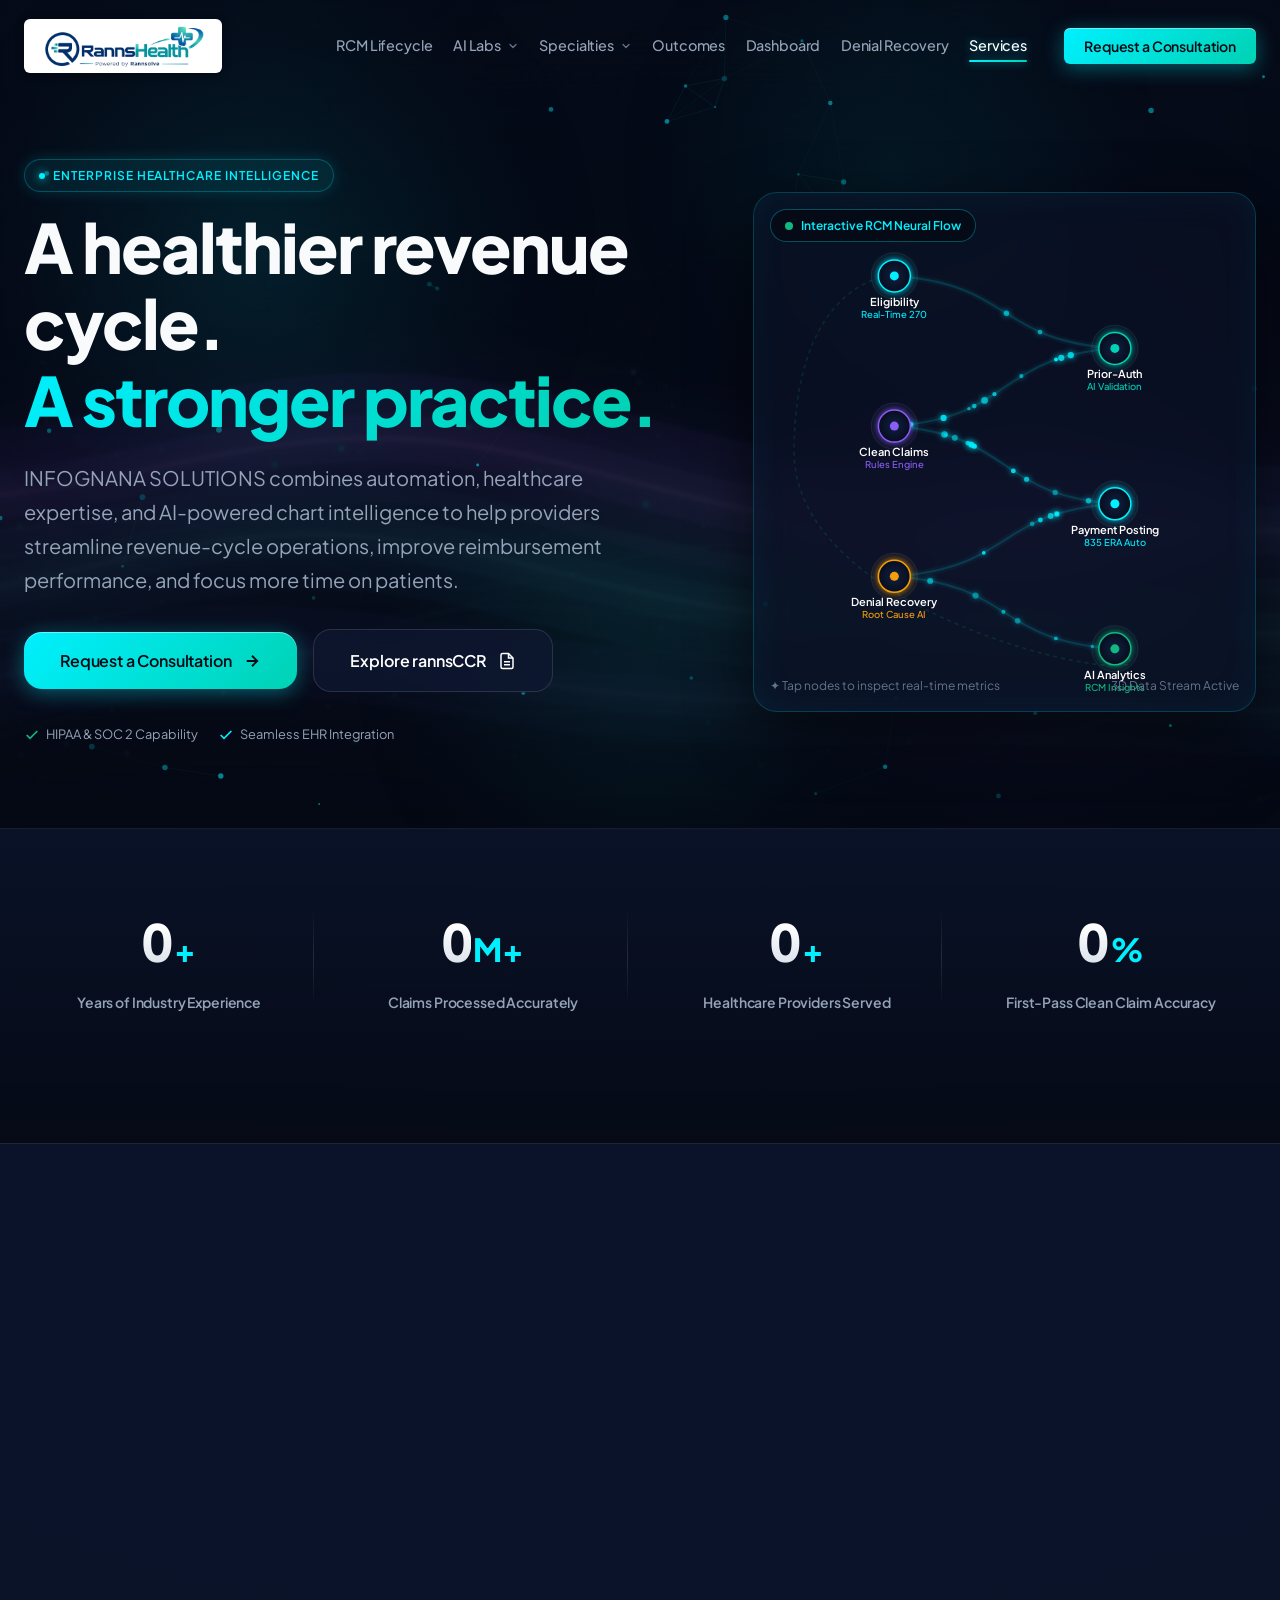
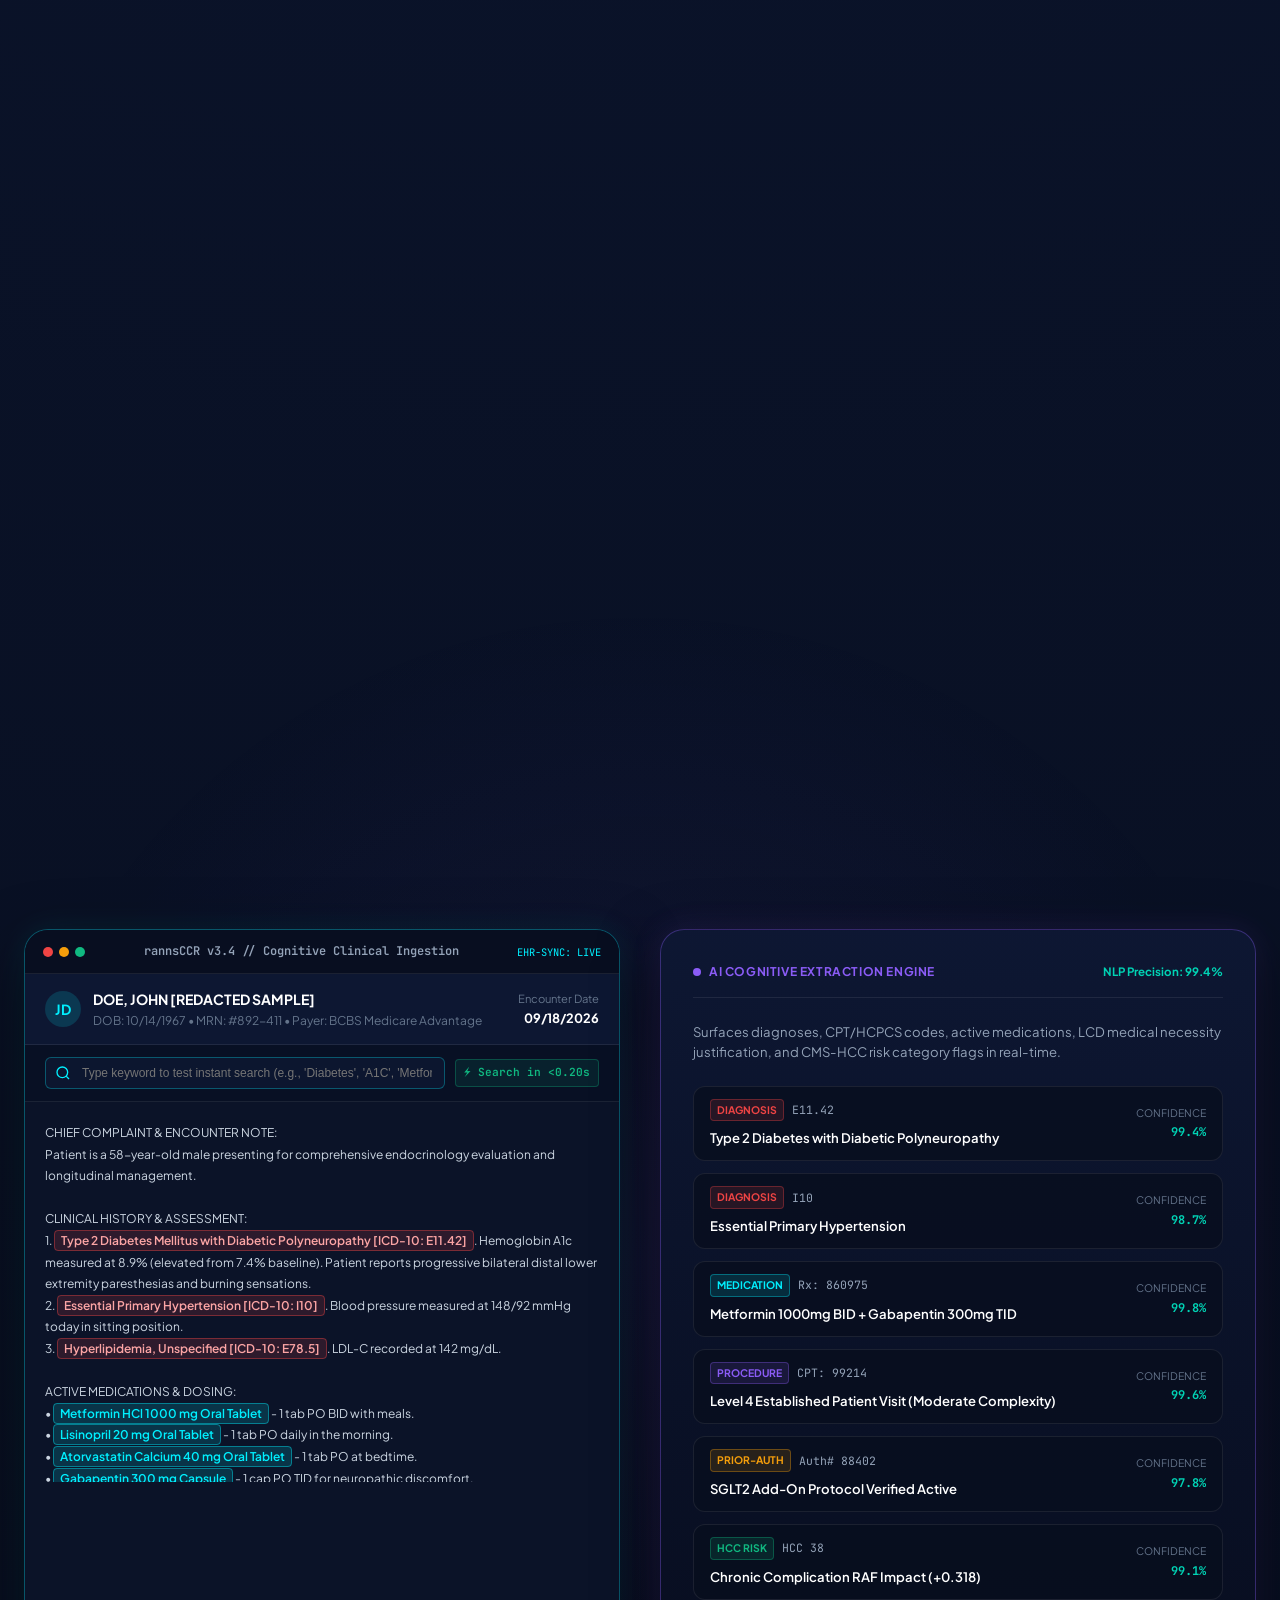
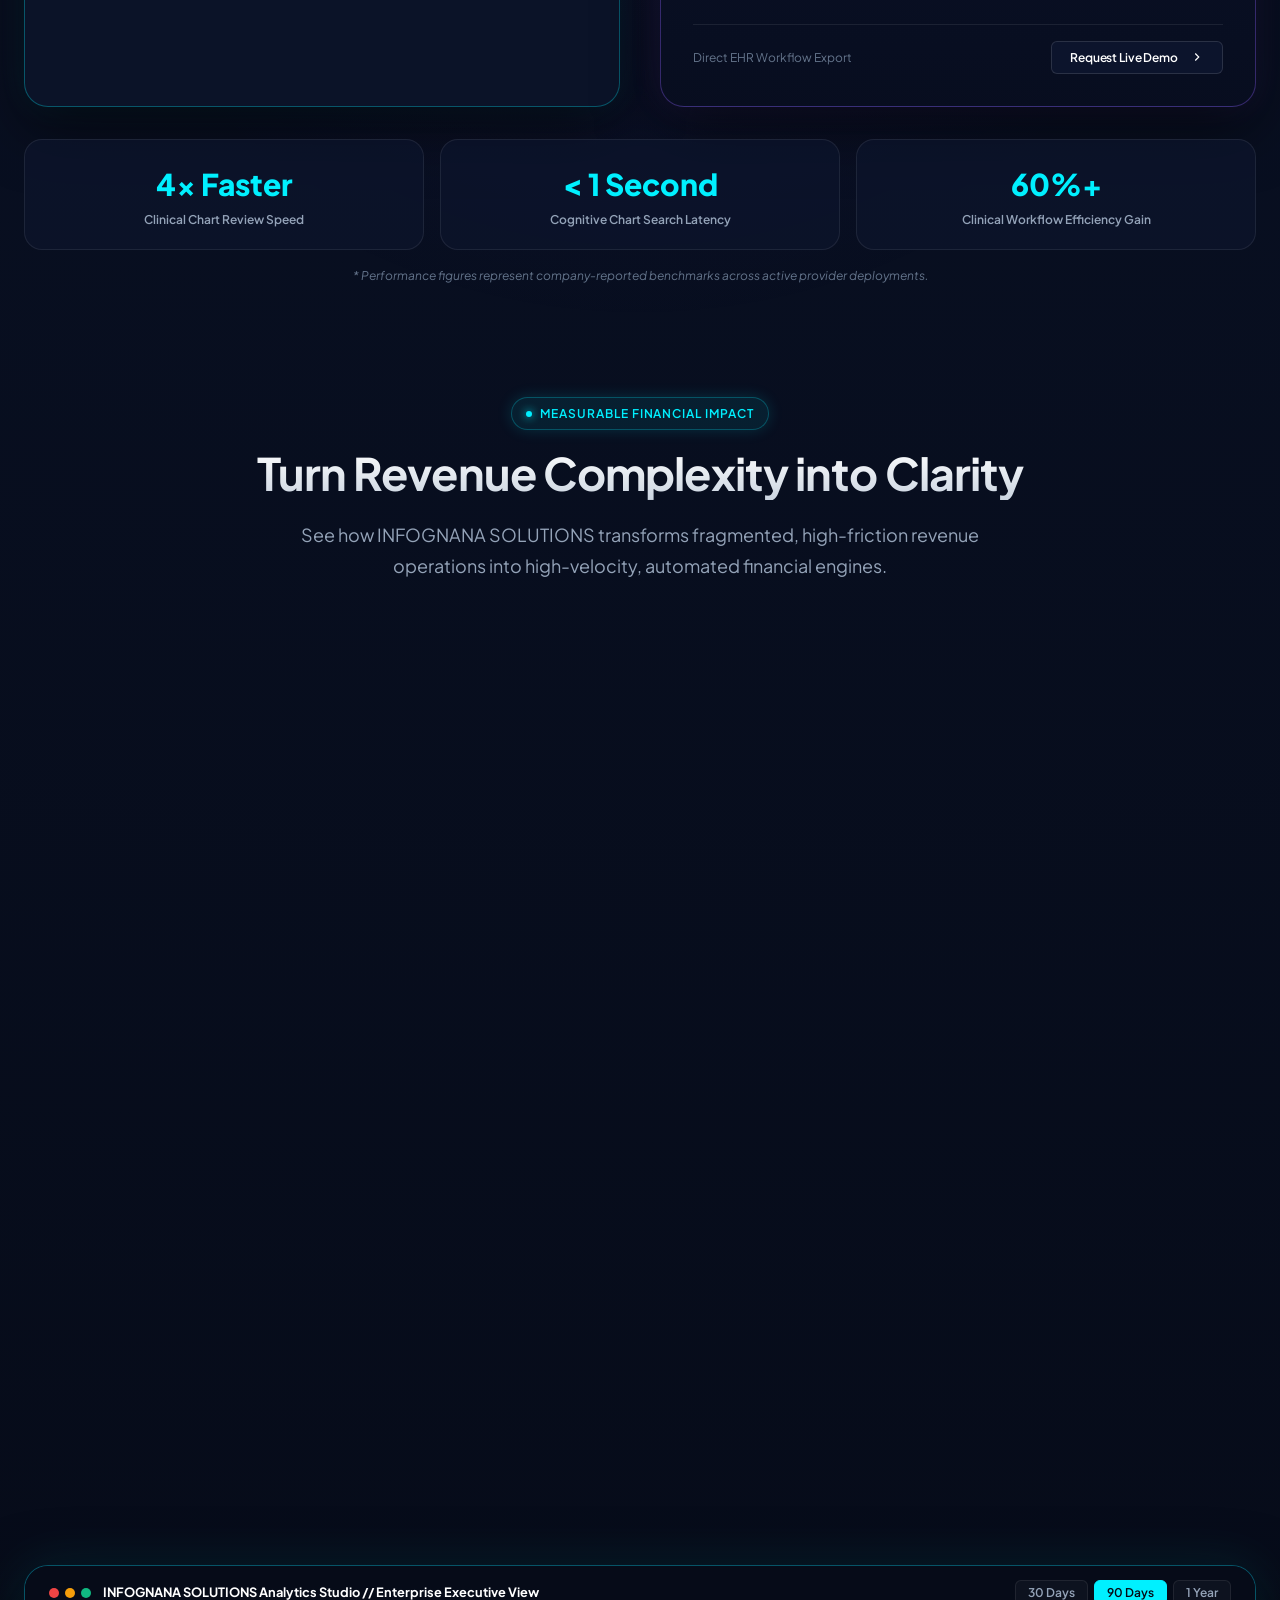
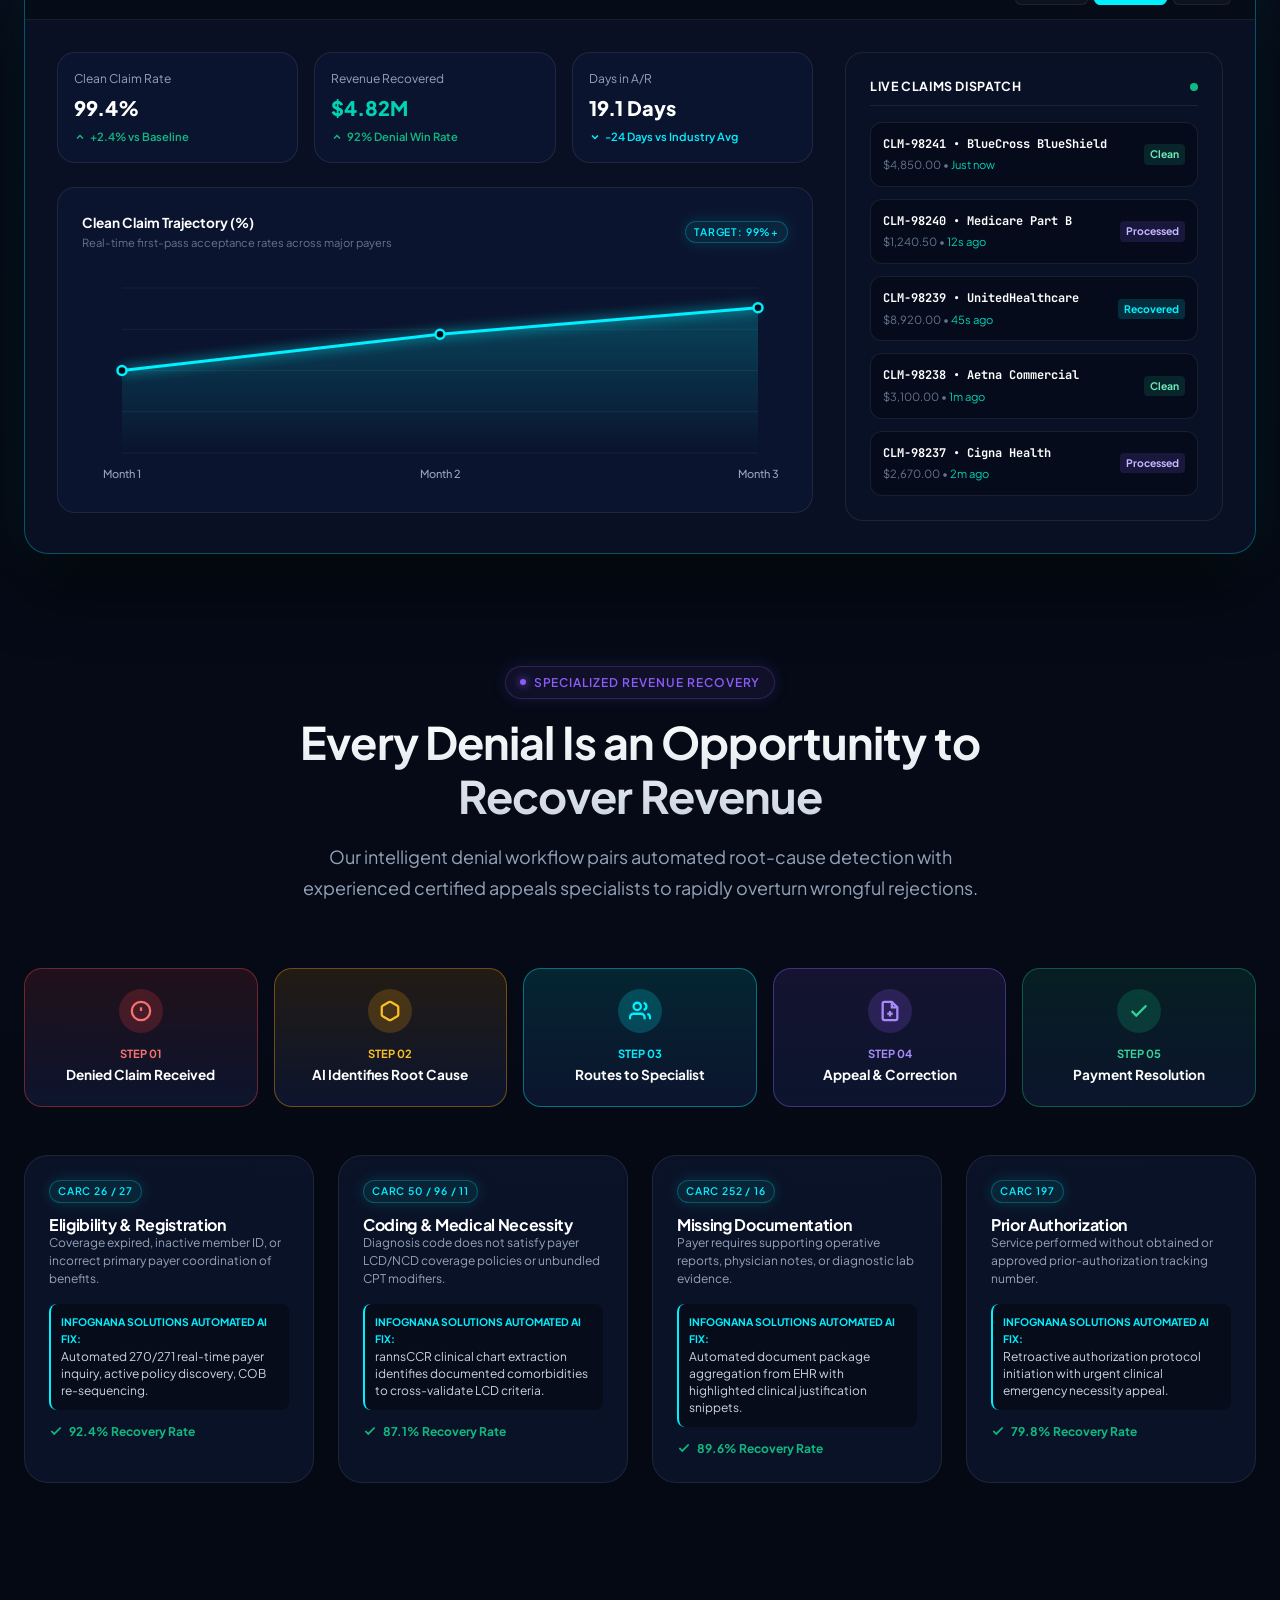
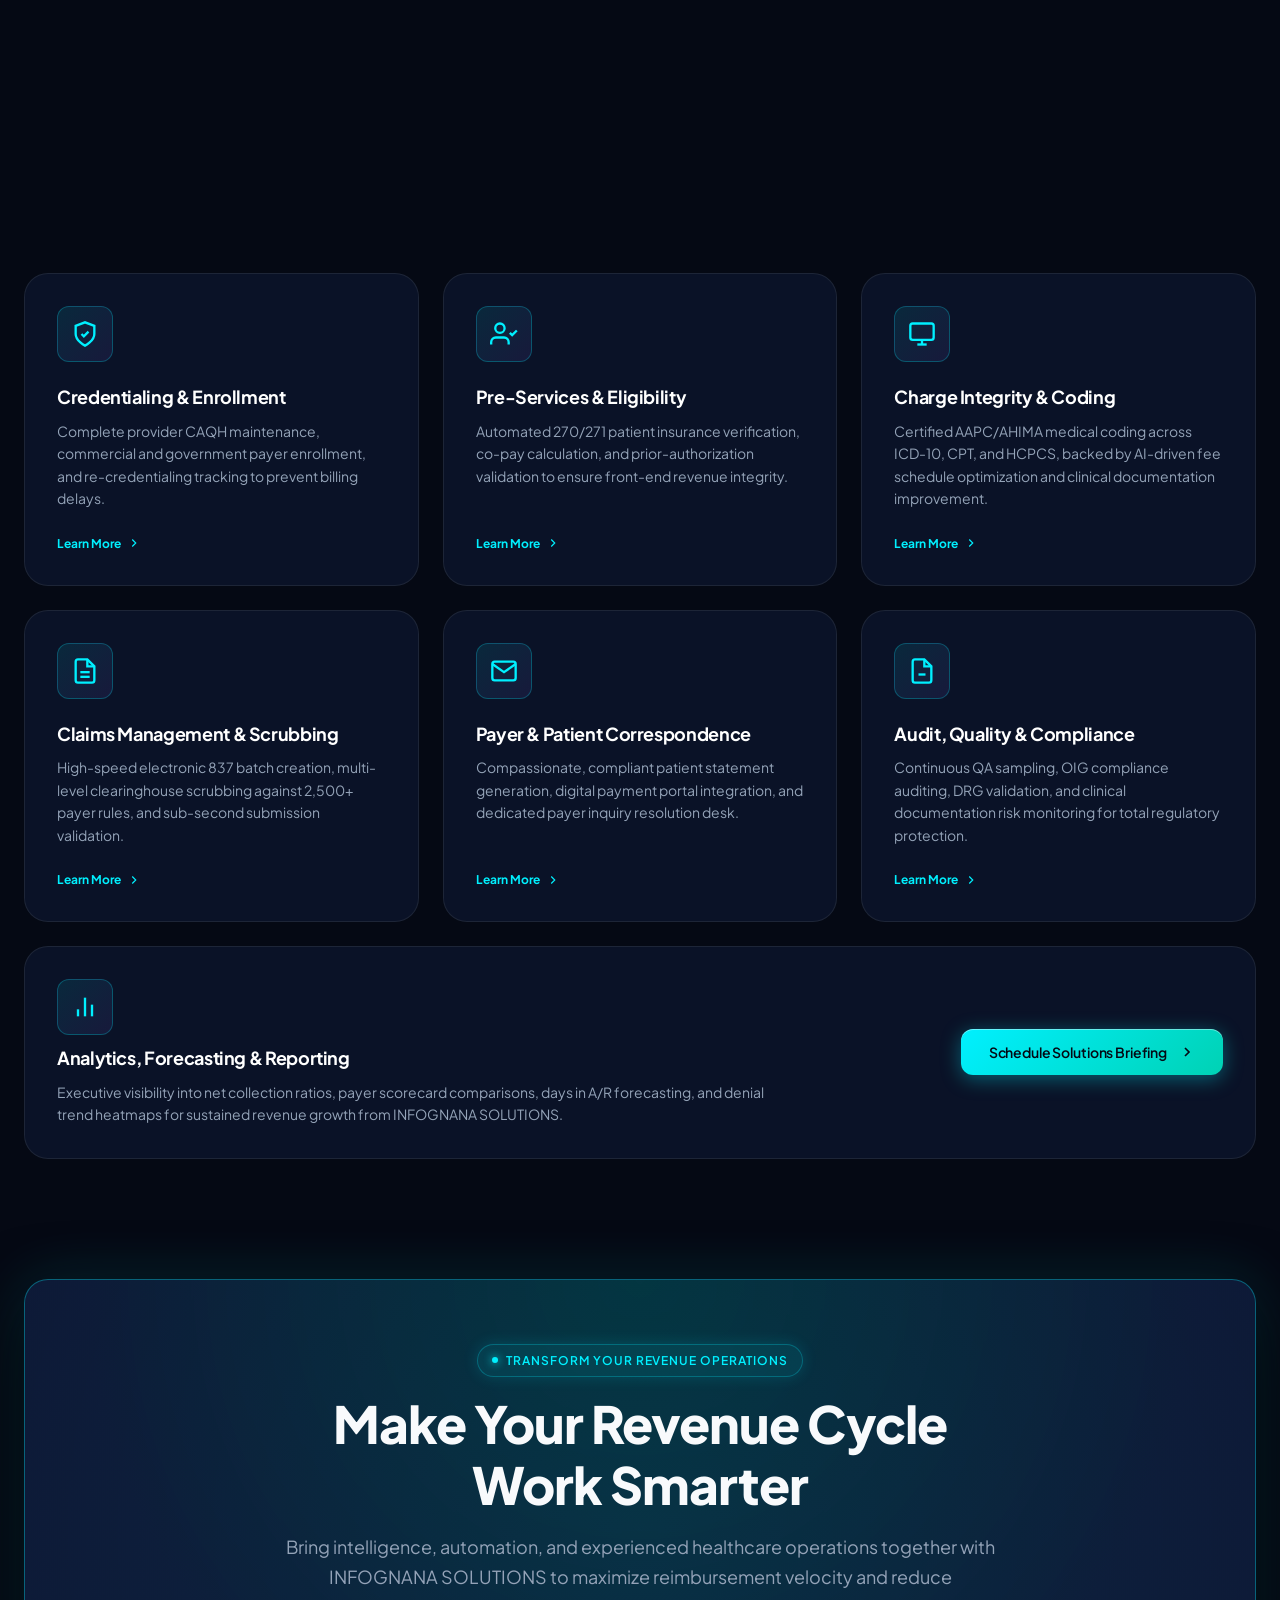
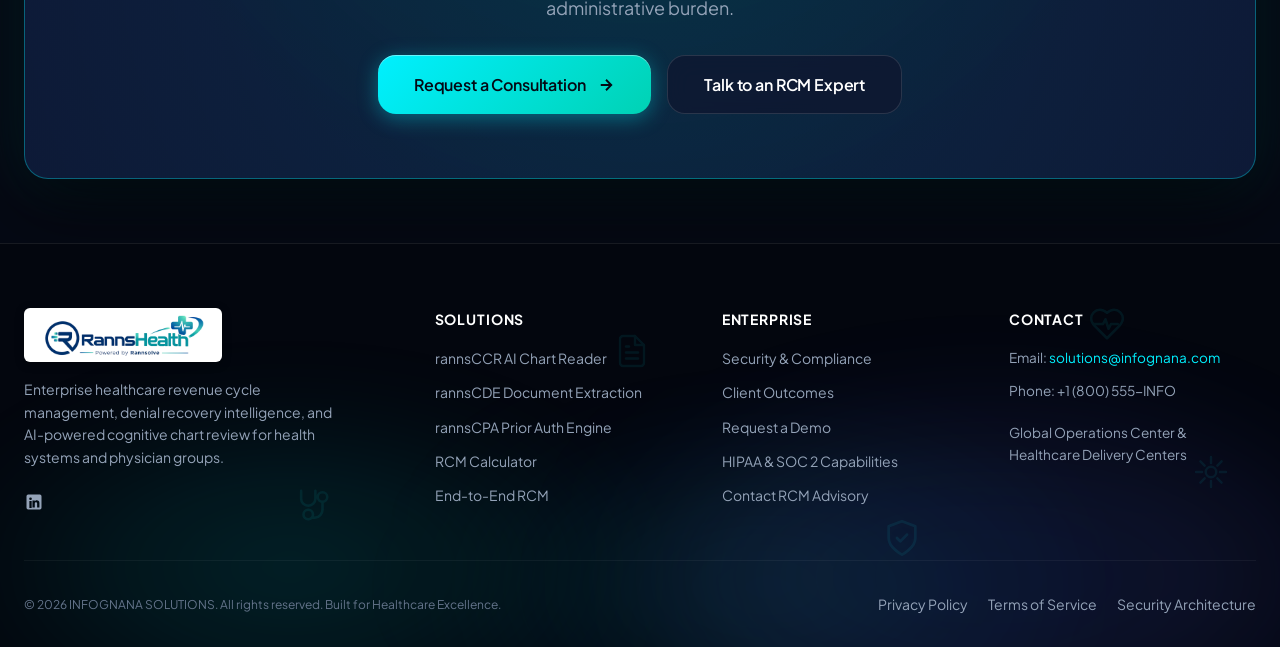
<file: index.html>
<!DOCTYPE html>
<html lang="en">

<head>
  <meta charset="UTF-8">
  <meta name="viewport" content="width=device-width, initial-scale=1.0">
  <title>INFOGNANA SOLUTIONS | Revenue Cycle Intelligence & AI Chart Review (rannsCCR)</title>
  <meta name="description"
    content="INFOGNANA SOLUTIONS combines automation, healthcare expertise, and AI-powered chart intelligence to help providers streamline revenue-cycle operations, improve reimbursements, and elevate patient outcomes.">
  <meta name="keywords"
    content="INFOGNANA SOLUTIONS, Healthcare RCM, Revenue Cycle Management, AI Chart Review, rannsCCR, Medical Billing, Denial Management, EHR Integration, Healthcare AI">
  <meta name="theme-color" content="#050914">

  <!-- OpenGraph / Social Meta -->
  <meta property="og:type" content="website">
  <meta property="og:title" content="INFOGNANA SOLUTIONS | Revenue Cycle Intelligence & AI Chart Review">
  <meta property="og:description"
    content="End-to-end healthcare revenue cycle automation, denial recovery, and AI-powered cognitive chart reading with rannsCCR by INFOGNANA SOLUTIONS.">
  <meta property="og:image" content="https://infognana.com/og-preview.png">

  <!-- Google Fonts: Plus Jakarta Sans & JetBrains Mono -->
  <link rel="preconnect" href="https://fonts.googleapis.com">
  <link rel="preconnect" href="https://fonts.gstatic.com" crossorigin>
  <link
    href="https://fonts.googleapis.com/css2?family=JetBrains+Mono:wght@400;500;700&family=Plus+Jakarta+Sans:ital,wght@0,300;0,400;0,500;0,600;0,700;0,800;1,400;1,600&display=swap"
    rel="stylesheet">

  <!-- Favicon -->
  <link rel="icon" type="image/png" sizes="32x32" href="assets/favicon-32x32.png">
  <link rel="icon" type="image/png" sizes="16x16" href="assets/favicon-16x16.png">
  <link rel="apple-touch-icon" sizes="180x180" href="assets/apple-touch-icon.png">
  <link rel="shortcut icon" type="image/x-icon" href="favicon.ico">

  <!-- Stylesheets -->
  <link rel="stylesheet" href="css/variables.css?v=2.1">
  <link rel="stylesheet" href="css/base.css?v=2.3">
  <link rel="stylesheet" href="css/components.css?v=2.5">
  <link rel="stylesheet" href="css/animations.css?v=2.1">

  <!-- Guaranteed Inline Style for Submit Consultation Request Button Glow Effect -->
  <style>
    .modal-submit-btn {
      position: relative !important;
      overflow: hidden !important;
      isolation: isolate !important;
      background: linear-gradient(90deg, #00D2B4 0%, #00F0FF 28%, #70F3FF 50%, #00F0FF 72%, #00D2B4 100%) !important;
      background-size: 200% 100% !important;
      animation: btnGradShift 3s ease-in-out infinite !important;
      color: #040914 !important;
      box-shadow: 0 4px 22px rgba(0, 240, 255, 0.4), inset 0 1px 0 rgba(255, 255, 255, 0.5) !important;
      cursor: pointer;
    }
    @keyframes btnGradShift {
      0% { background-position: 0% 50%; }
      50% { background-position: 100% 50%; }
      100% { background-position: 0% 50%; }
    }
    .modal-submit-btn .btn-text,
    .modal-submit-btn .btn-icon,
    .modal-submit-btn > span:not(.btn-glow-stream),
    .modal-submit-btn > svg {
      position: relative !important;
      z-index: 5 !important;
      color: #040914 !important;
      font-weight: 700 !important;
    }
    .btn-glow-stream {
      position: absolute !important;
      top: 0 !important;
      left: 0 !important;
      right: 0 !important;
      bottom: 0 !important;
      width: 100% !important;
      height: 100% !important;
      pointer-events: none !important;
      overflow: hidden !important;
      border-radius: inherit !important;
      z-index: 2 !important;
    }
    .btn-glow-stream::before {
      content: '' !important;
      position: absolute !important;
      top: -40% !important;
      left: 0 !important;
      width: 70% !important;
      height: 180% !important;
      background: linear-gradient(90deg, rgba(255, 255, 255, 0) 0%, rgba(255, 255, 255, 0.12) 20%, rgba(255, 255, 255, 0.68) 50%, rgba(255, 255, 255, 0.12) 80%, rgba(255, 255, 255, 0) 100%) !important;
      filter: blur(5px) !important;
      transform: skewX(-20deg) translateX(-160%) !important;
      animation: glowSweepSmooth 3s ease-in-out infinite !important;
    }
    .btn-glow-stream::after {
      content: '' !important;
      position: absolute !important;
      top: 0 !important;
      left: 0 !important;
      width: 100% !important;
      height: 100% !important;
      background: linear-gradient(90deg, transparent 0%, rgba(255, 255, 255, 0.28) 50%, transparent 100%) !important;
      filter: blur(10px) !important;
      transform: translateX(-120%) !important;
      animation: glowAmbientSmooth 3s ease-in-out infinite !important;
    }
    @keyframes glowSweepSmooth {
      0% { transform: skewX(-20deg) translateX(-160%); opacity: 0; }
      15% { opacity: 0.95; }
      85% { opacity: 0.95; }
      100% { transform: skewX(-20deg) translateX(280%); opacity: 0; }
    }
    @keyframes glowAmbientSmooth {
      0% { transform: translateX(-120%); opacity: 0; }
      20% { opacity: 0.85; }
      80% { opacity: 0.85; }
      100% { transform: translateX(120%); opacity: 0; }
    }

    /* =========================================================================
       HOMEPAGE RESPONSIVE LAYOUT SYSTEM
       Ensures rannsCCR metric cards, surrounding footnote, transformation heading,
       and header adapt cleanly across Mobile (320-767px), Tablet (768-1199px),
       and Desktop (1200px+).
       ========================================================================= */

    *, *::before, *::after {
      box-sizing: border-box;
    }

    /* Base rannsCCR Performance Highlights Grid */
    .rannsccr-outcomes-grid {
      display: grid;
      width: 100%;
      max-width: 100%;
      box-sizing: border-box;
      min-width: 0;
    }

    .rannsccr-outcomes-grid .outcome-stat-card {
      min-width: 0;
      box-sizing: border-box;
      transition: all var(--transition-base, 0.25s ease);
    }

    /* 1. Desktop Breakpoint: 1200px and wider */
    @media (min-width: 1200px) {
      .rannsccr-outcomes-grid {
        grid-template-columns: repeat(3, minmax(0, 1fr)) !important;
        gap: var(--space-4, 16px) !important;
        margin-top: var(--space-8, 32px) !important;
      }
      .rannsccr-outcomes-grid .outcome-stat-card {
        grid-column: span 1 !important;
      }
    }

    /* 2. Tablet Breakpoint: 768px – 1199px */
    @media (min-width: 768px) and (max-width: 1199px) {
      .rannsccr-outcomes-grid {
        grid-template-columns: repeat(2, minmax(0, 1fr)) !important;
        gap: clamp(16px, 2.5vw, 24px) !important;
        margin-top: var(--space-8, 32px) !important;
      }
      .rannsccr-outcomes-grid .outcome-stat-card:last-child {
        grid-column: 1 / -1 !important;
      }
    }

    /* 3. Mobile Phones: 320px – 767px */
    @media (max-width: 767px) {
      /* Stack the three metric cards in 1 column */
      .rannsccr-outcomes-grid {
        grid-template-columns: minmax(0, 1fr) !important;
        gap: clamp(12px, 3.5vw, 16px) !important;
        margin-top: clamp(20px, 5vw, 28px) !important;
        width: 100% !important;
      }

      .rannsccr-outcomes-grid .outcome-stat-card {
        grid-column: 1 / -1 !important;
        width: 100% !important;
        max-width: 100% !important;
        padding: clamp(16px, 4.5vw, 22px) clamp(14px, 4vw, 20px) !important;
        text-align: center;
        box-sizing: border-box;
      }

      .rannsccr-outcomes-grid .outcome-val {
        font-size: clamp(1.85rem, 7vw, 2.35rem) !important;
        font-weight: 800;
        line-height: 1.15;
        margin-bottom: 4px;
        color: var(--color-cyan, #00F0FF);
      }

      .rannsccr-outcomes-grid .outcome-label {
        font-size: clamp(0.72rem, 2.6vw, 0.82rem) !important;
        line-height: 1.4;
        color: var(--text-secondary, #94A3B8);
      }

      /* Footnote below cards: prevent overlap, clipping, or horizontal overflow */
      .rannsccr-outcomes-grid + .footnote-label {
        display: block !important;
        width: 100% !important;
        max-width: 100% !important;
        box-sizing: border-box !important;
        margin-top: clamp(14px, 3vw, 20px) !important;
        padding-inline: 4px !important;
        text-align: center !important;
        font-size: clamp(0.68rem, 2.2vw, 0.78rem) !important;
        line-height: 1.5 !important;
        overflow-wrap: break-word !important;
      }

      /* Following Section (#transformation) Header Protection */
      #transformation {
        clear: both;
        overflow: visible;
      }

      #transformation .section-header {
        margin-top: 0 !important;
        margin-bottom: clamp(24px, 6vw, 36px) !important;
        max-width: 100% !important;
        padding-inline: 0 !important;
      }

      #transformation .section-title {
        font-size: clamp(1.7rem, 6.5vw, 2.35rem) !important;
        line-height: 1.2 !important;
        overflow-wrap: break-word !important;
      }

      #transformation .section-subtitle {
        font-size: clamp(0.88rem, 3vw, 1rem) !important;
        line-height: 1.6 !important;
        overflow-wrap: break-word !important;
      }

      /* Header and Navigation on Phones */
      .header-nav {
        width: 100% !important;
        max-width: 100% !important;
        box-sizing: border-box !important;
      }

      .header-nav .nav-container {
        display: flex !important;
        align-items: center !important;
        justify-content: space-between !important;
        width: 100% !important;
        max-width: 100% !important;
        box-sizing: border-box !important;
        padding-left: clamp(8px, 2.5vw, 16px) !important;
        padding-right: clamp(8px, 2.5vw, 16px) !important;
        gap: clamp(6px, 1.8vw, 10px) !important;
      }

      .header-nav .brand-logo {
        display: inline-flex !important;
        align-items: center !important;
        justify-content: center !important;
        flex-shrink: 0 !important;
        height: clamp(30px, 7vw, 36px) !important;
        padding: 2px clamp(4px, 1.2vw, 8px) !important;
        background: #FFFFFF !important;
        border-radius: var(--radius-sm, 6px) !important;
        margin-right: 0 !important;
        box-sizing: border-box !important;
      }

      .header-nav .brand-logo-img {
        height: clamp(22px, 5.5vw, 28px) !important;
        width: auto !important;
        max-width: clamp(96px, 28vw, 130px) !important;
        object-fit: contain !important;
        display: block !important;
      }

      .header-nav .nav-actions {
        display: flex !important;
        align-items: center !important;
        justify-content: flex-end !important;
        gap: clamp(6px, 1.6vw, 10px) !important;
        flex-shrink: 0 !important;
        min-width: 0 !important;
      }

      .header-nav .nav-actions .open-consultation-modal-btn {
        padding: clamp(6px, 1.5vw, 8px) clamp(8px, 2vw, 14px) !important;
        font-size: clamp(0.68rem, 2.1vw, 0.78rem) !important;
        white-space: nowrap !important;
        letter-spacing: -0.01em !important;
        flex-shrink: 1 !important;
        min-width: 0 !important;
      }

      .header-nav .nav-mobile-toggle {
        min-width: clamp(38px, 9vw, 44px) !important;
        min-height: clamp(38px, 9vw, 44px) !important;
        width: clamp(38px, 9vw, 44px) !important;
        height: clamp(38px, 9vw, 44px) !important;
        padding: 6px !important;
        display: flex !important;
        align-items: center !important;
        justify-content: center !important;
        flex-shrink: 0 !important;
        cursor: pointer !important;
      }
    }

    /* Extra Narrow Screen Optimizations (320px – 360px) */
    @media (max-width: 360px) {
      .header-nav .nav-container {
        padding-left: 6px !important;
        padding-right: 6px !important;
        gap: 6px !important;
      }
      .header-nav .brand-logo {
        height: 30px !important;
        padding: 2px 4px !important;
      }
      .header-nav .brand-logo-img {
        height: 22px !important;
        max-width: 92px !important;
      }
      .header-nav .nav-actions {
        gap: 5px !important;
      }
      .header-nav .nav-actions .open-consultation-modal-btn {
        padding: 5px 7px !important;
        font-size: 0.65rem !important;
      }
      .header-nav .nav-mobile-toggle {
        min-width: 36px !important;
        min-height: 36px !important;
        width: 36px !important;
        height: 36px !important;
        padding: 4px !important;
      }
    }
  </style>
</head>

<body>

  <!-- ======================================================================
       RANNSHEALTH PRELOADER / LOADING SCREEN
       Polished, lightweight loading screen with ECG heartbeat line,
       workflow nodes, moving data particles, and gentle cyan/teal lighting.
       Dismisses immediately when page finishes loading without forced delay.
       ====================================================================== -->
  <div id="rannshealthLoader" class="rannshealth-loader" role="status" aria-live="polite" aria-label="Loading RannsHealth">
    <!-- Ambient Cyan & Teal Light Accents -->
    <div class="loader-ambient-glow loader-ambient-cyan" aria-hidden="true"></div>
    <div class="loader-ambient-glow loader-ambient-teal" aria-hidden="true"></div>

    <!-- Background Moving Data Particles Canvas -->
    <canvas id="loaderParticlesCanvas" class="loader-particles-canvas" aria-hidden="true"></canvas>

    <!-- Central Loader Content -->
    <div class="loader-content">
      <!-- RannsHealth Logo with Brief Clean Fade & Ambient Glow Halo -->
      <div class="loader-logo-wrapper">
        <div class="loader-logo-card">
          <img src="assets/rannshealth-logo.png" alt="RannsHealth — Powered by Rannsolve" class="loader-logo-img">
        </div>
        <div class="loader-logo-halo" aria-hidden="true"></div>
      </div>

      <!-- Cyan ECG Heartbeat Wave with Center Pulse and Workflow Nodes -->
      <div class="loader-ecg-container" aria-hidden="true">
        <svg class="loader-ecg-svg" viewBox="0 0 700 120" fill="none" xmlns="http://www.w3.org/2000/svg">
          <defs>
            <linearGradient id="ecgGrad" x1="0%" y1="0%" x2="100%" y2="0%">
              <stop offset="0%" stop-color="#00F0FF" stop-opacity="0.2" />
              <stop offset="25%" stop-color="#00F0FF" stop-opacity="0.85" />
              <stop offset="50%" stop-color="#70F3FF" stop-opacity="1" />
              <stop offset="75%" stop-color="#00D2B4" stop-opacity="0.85" />
              <stop offset="100%" stop-color="#00D2B4" stop-opacity="0.2" />
            </linearGradient>
            <filter id="ecgGlow" x="-20%" y="-40%" width="140%" height="180%">
              <feGaussianBlur stdDeviation="3.5" result="blur" />
              <feMerge>
                <feMergeNode in="blur" />
                <feMergeNode in="SourceGraphic" />
              </feMerge>
            </filter>
          </defs>

          <!-- Dim Background Baseline Track -->
          <path class="ecg-track-dim" d="M 20 60 L 120 60 L 180 60 Q 200 50 220 60 L 245 68 L 275 14 L 305 106 L 325 60 Q 345 48 365 60 L 390 60 L 550 60 L 680 60" />

          <!-- Dynamic Cyan Animated Heartbeat Line -->
          <path class="ecg-line-pulse" d="M 20 60 L 120 60 L 180 60 Q 200 50 220 60 L 245 68 L 275 14 L 305 106 L 325 60 Q 345 48 365 60 L 390 60 L 550 60 L 680 60" />

          <!-- Soft Center Pulse as it passes center (Center at x=275, y=60) -->
          <circle class="center-pulse-ring ring-1" cx="275" cy="60" r="28" />
          <circle class="center-pulse-ring ring-2" cx="275" cy="60" r="28" />

          <!-- Connected Workflow Node 1: Patient Care (x=120, y=60) -->
          <g class="workflow-node node-patient" transform="translate(120, 60)">
            <circle class="node-halo" r="14" />
            <circle class="node-core" r="6" />
            <circle class="node-center" r="2.5" />
            <text class="node-label" y="34">Patient Care</text>
          </g>

          <!-- Connected Workflow Node 2: Claims (x=390, y=60) -->
          <g class="workflow-node node-claims" transform="translate(390, 60)">
            <circle class="node-halo" r="14" />
            <circle class="node-core" r="6" />
            <circle class="node-center" r="2.5" />
            <text class="node-label" y="34">Claims</text>
          </g>

          <!-- Connected Workflow Node 3: Revenue Cycle (x=550, y=60) -->
          <g class="workflow-node node-revenue" transform="translate(550, 60)">
            <circle class="node-halo" r="14" />
            <circle class="node-core" r="6" />
            <circle class="node-center" r="2.5" />
            <text class="node-label" y="34">Revenue Cycle</text>
          </g>
        </svg>
      </div>

      <!-- Exact Caption: “A healthier revenue cycle. A stronger practice.” -->
      <h2 class="loader-caption">
        <span class="loader-caption-primary">A healthier revenue cycle.</span>
        <span class="loader-caption-accent">A stronger practice.</span>
      </h2>
    </div>
  </div>

  <!-- ======================================================================
       1. NAVIGATION & STICKY HEADER
       ====================================================================== -->
  <header class="header-nav" id="mainHeader">
    <div class="container nav-container">
      <!-- Brand Logo -->
      <a href="#" class="brand-logo" aria-label="RannsHealth — Powered by Rannsolve Home">
        <img src="assets/rannshealth-logo.png" alt="RannsHealth — Powered by Rannsolve" class="brand-logo-img">
      </a>

      <!-- Desktop Navigation Menu -->
      <nav class="nav-menu" aria-label="Primary Navigation">
        <a href="#rcm-lifecycle" class="nav-link">RCM Lifecycle</a>
        <div class="nav-item-dropdown" id="aiLabsDropdown">
          <button type="button" class="nav-link nav-dropdown-trigger" id="aiLabsTrigger" aria-expanded="false" aria-haspopup="true" aria-controls="aiLabsMenu">
            <span>AI Labs</span>
            <svg class="dropdown-chevron" width="12" height="12" viewBox="0 0 24 24" fill="none" stroke="currentColor" stroke-width="2.5" stroke-linecap="round" stroke-linejoin="round" aria-hidden="true">
              <polyline points="6 9 12 15 18 9"></polyline>
            </svg>
          </button>
          <div class="nav-dropdown-menu" id="aiLabsMenu" role="menu" aria-labelledby="aiLabsTrigger">
            <a href="rannscde.html" class="nav-dropdown-item" role="menuitem">
              <span class="dropdown-item-bullet"></span>
              <span class="dropdown-item-title">rannsCDE</span>
            </a>
            <a href="rannsccr.html" class="nav-dropdown-item" role="menuitem">
              <span class="dropdown-item-bullet"></span>
              <span class="dropdown-item-title">rannsCCR</span>
            </a>
            <a href="rannscpa.html" class="nav-dropdown-item" role="menuitem">
              <span class="dropdown-item-bullet"></span>
              <span class="dropdown-item-title">rannsCPA</span>
            </a>
            <a href="rcm-calculator.html" class="nav-dropdown-item" role="menuitem">
              <span class="dropdown-item-bullet"></span>
              <span class="dropdown-item-title">RCM Calculator</span>
            </a>
          </div>
        </div>
        <div class="nav-item-dropdown" id="specialtiesDropdown">
          <button type="button" class="nav-link nav-dropdown-trigger" id="specialtiesTrigger" aria-expanded="false" aria-haspopup="true" aria-controls="specialtiesMenu">
            <span>Specialties</span>
            <svg class="dropdown-chevron" width="12" height="12" viewBox="0 0 24 24" fill="none" stroke="currentColor" stroke-width="2.5" stroke-linecap="round" stroke-linejoin="round" aria-hidden="true">
              <polyline points="6 9 12 15 18 9"></polyline>
            </svg>
          </button>
          <div class="nav-dropdown-menu" id="specialtiesMenu" role="menu" aria-labelledby="specialtiesTrigger">
            <a href="organization-types.html" class="nav-dropdown-item" role="menuitem">
              <span class="dropdown-item-bullet"></span>
              <span class="dropdown-item-title">Organization Types</span>
            </a>
            <a href="medical-specialties.html" class="nav-dropdown-item" role="menuitem">
              <span class="dropdown-item-bullet"></span>
              <span class="dropdown-item-title">Medical Specialties</span>
            </a>
            <a href="behavioral-health.html" class="nav-dropdown-item" role="menuitem">
              <span class="dropdown-item-bullet"></span>
              <span class="dropdown-item-title">Behavioral Health</span>
            </a>
          </div>
        </div>
        <a href="#transformation" class="nav-link">Outcomes</a>
        <a href="#dashboard" class="nav-link">Dashboard</a>
        <a href="#denials" class="nav-link">Denial Recovery</a>
        <a href="#services" class="nav-link">Services</a>
      </nav>

      <!-- Action CTAs -->
      <div class="nav-actions">
        <button type="button" class="btn btn-primary btn-sm open-consultation-modal-btn">Request a Consultation</button>
        <button type="button" class="nav-mobile-toggle" aria-label="Toggle Mobile Menu" aria-expanded="false">
          <svg width="24" height="24" viewBox="0 0 24 24" fill="none" stroke="currentColor" stroke-width="2">
            <line x1="3" y1="12" x2="21" y2="12"></line>
            <line x1="3" y1="6" x2="21" y2="6"></line>
            <line x1="3" y1="18" x2="21" y2="18"></line>
          </svg>
        </button>
      </div>
    </div>
  </header>

  <main>
    <!-- ======================================================================
         2. HERO SECTION WITH 3D RCM DATA-FLOW VISUALIZATION
         ====================================================================== -->
    <section class="hero-section" id="hero">
      <!-- Full-Bleed Silent Hero Background Video -->
      <div class="hero-video-container" id="heroVideoContainer" aria-hidden="true">
        <video class="hero-video-bg" id="heroVideo" muted loop playsinline webkit-playsinline preload="none" poster="assets/hero-video-poster.jpg">
          <source src="assets/rannshealth-hero-loop.webm" type="video/webm">
        </video>
        <div class="hero-video-overlay"></div>
      </div>

      <!-- Interactive Abstract Ambient Background Canvas -->
      <canvas id="ambientBgCanvas" class="hero-ambient-canvas"></canvas>

      <div class="container" style="position: relative; z-index: 2;">
        <div class="hero-grid">
          <!-- Left Column: Copy & Value Proposition (Rendered Instantly Without Delay) -->
          <div class="hero-content">
            <div class="eyebrow-badge badge-cyan">
              <span class="badge-dot"></span>
              Enterprise Healthcare Intelligence
            </div>

            <h1 class="hero-headline">
              A healthier revenue cycle. <br>
              <span class="hero-headline-highlight">A stronger practice.</span>
            </h1>

            <p class="hero-copy">
              INFOGNANA SOLUTIONS combines automation, healthcare expertise, and AI-powered chart intelligence to help
              providers streamline revenue-cycle operations, improve reimbursement performance, and focus more time on
              patients.
            </p>

            <div class="hero-cta-group">
              <button type="button" class="btn btn-primary btn-lg open-consultation-modal-btn">
                <span>Request a Consultation</span>
                <svg class="btn-icon-right" width="18" height="18" viewBox="0 0 24 24" fill="none" stroke="currentColor"
                  stroke-width="2.5">
                  <line x1="5" y1="12" x2="19" y2="12"></line>
                  <polyline points="12 5 19 12 12 19"></polyline>
                </svg>
              </button>

              <a href="#rannsccr" class="btn btn-secondary btn-lg">
                <span>Explore rannsCCR</span>
                <svg width="18" height="18" viewBox="0 0 24 24" fill="none" stroke="currentColor" stroke-width="2">
                  <path d="M14 2H6a2 2 0 0 0-2 2v16a2 2 0 0 0 2 2h12a2 2 0 0 0 2-2V8z"></path>
                  <polyline points="14 2 14 8 20 8"></polyline>
                  <line x1="16" y1="13" x2="8" y2="13"></line>
                  <line x1="16" y1="17" x2="8" y2="17"></line>
                </svg>
              </a>
            </div>

            <div
              style="display: flex; align-items: center; gap: 20px; margin-top: 32px; font-size: 0.8rem; color: #94A3B8;">
              <div style="display: flex; align-items: center; gap: 6px;">
                <svg width="16" height="16" viewBox="0 0 24 24" fill="none" stroke="#10B981" stroke-width="2.5">
                  <polyline points="20 6 9 17 4 12"></polyline>
                </svg>
                <span>HIPAA & SOC 2 Capability</span>
              </div>
              <div style="display: flex; align-items: center; gap: 6px;">
                <svg width="16" height="16" viewBox="0 0 24 24" fill="none" stroke="#00F0FF" stroke-width="2.5">
                  <polyline points="20 6 9 17 4 12"></polyline>
                </svg>
                <span>Seamless EHR Integration</span>
              </div>
            </div>
          </div>

          <!-- Right Column: Interactive 3D/Canvas Data-Flow Node Graph (Rendered Instantly) -->
          <div class="hero-visual-card">
            <div class="hero-visual-overlay-badge">
              <span class="live-signal-dot"></span>
              Interactive RCM Neural Flow
            </div>

            <div class="hero-canvas-container">
              <canvas id="heroDataFlowCanvas"></canvas>

              <!-- Dynamic Tooltip Element -->
              <div class="hero-node-tooltip" id="heroNodeTooltip">
                <div class="hero-node-tooltip-title">Stage</div>
                <div class="hero-node-tooltip-desc">Description</div>
                <div class="hero-node-tooltip-stat">Metric</div>
              </div>
            </div>

            <div class="hero-visual-instructions">
              <span id="heroVisualInstructionText">✦ Hover over stages to inspect real-time metrics</span>
              <span>3D Data Stream Active</span>
            </div>
          </div>
        </div>
      </div>
    </section>

    <!-- ======================================================================
         3. TRUST & PERFORMANCE METRICS BAND
         ====================================================================== -->
    <section class="metrics-band" aria-label="Company Metrics & Trust Indicators">
      <div class="container">
        <div class="metrics-grid">
          <!-- Metric 1 -->
          <div class="metric-item reveal-on-scroll">
            <div class="metric-number-wrapper">
              <span class="metric-number" data-target="15">0</span>
              <span class="metric-suffix">+</span>
            </div>
            <div class="metric-label">Years of Industry Experience</div>
          </div>

          <!-- Metric 2 -->
          <div class="metric-item reveal-on-scroll delay-100">
            <div class="metric-number-wrapper">
              <span class="metric-number" data-target="200">0</span>
              <span class="metric-suffix">M+</span>
            </div>
            <div class="metric-label">Claims Processed Accurately</div>
          </div>

          <!-- Metric 3 -->
          <div class="metric-item reveal-on-scroll delay-200">
            <div class="metric-number-wrapper">
              <span class="metric-number" data-target="400">0</span>
              <span class="metric-suffix">+</span>
            </div>
            <div class="metric-label">Healthcare Providers Served</div>
          </div>

          <!-- Metric 4 -->
          <div class="metric-item reveal-on-scroll delay-300">
            <div class="metric-number-wrapper">
              <span class="metric-number" data-target="99.2">0</span>
              <span class="metric-suffix">%</span>
            </div>
            <div class="metric-label">First-Pass Clean Claim Accuracy</div>
          </div>
        </div>

        <div class="trust-statement reveal-on-scroll delay-400">
          <svg viewBox="0 0 24 24" fill="none" stroke="currentColor" stroke-width="2">
            <path d="M12 22s8-4 8-10V5l-8-3-8 3v7c0 6 8 10 8 10z"></path>
          </svg>
          <span>Secure, compliant, and built for the complexity of healthcare operations.</span>
        </div>
      </div>
    </section>

    <!-- ======================================================================
         4. RCM WORKFLOW / LIFECYCLE HORIZONTAL JOURNEY
         ====================================================================== -->
    <section class="section" id="rcm-lifecycle">
      <div class="container">
        <div class="section-header reveal-on-scroll">
          <div class="eyebrow-badge badge-teal">
            <span class="badge-dot"></span>
            End-to-End Operational Journey
          </div>
          <h2 class="section-title">An End-to-End Revenue Cycle, Connected by Intelligence</h2>
          <p class="section-subtitle">
            Experience seamless coordination from front-end patient access to back-end cash reconciliation, driven by
            real-time rules and automated decision support from INFOGNANA SOLUTIONS.
          </p>
        </div>

        <div class="rcm-lifecycle-container reveal-on-scroll delay-100">
          <!-- 5 Stage Interactive Selector Buttons -->
          <div class="lifecycle-stages-bar">
            <div class="lifecycle-connecting-line">
              <div class="lifecycle-active-laser"></div>
            </div>

            <button type="button" class="lifecycle-step-btn active" data-stage="0">
              <div class="step-node-icon">
                <svg width="22" height="22" viewBox="0 0 24 24" fill="none" stroke="currentColor" stroke-width="2">
                  <path d="M16 21v-2a4 4 0 0 0-4-4H5a4 4 0 0 0-4 4v2"></path>
                  <circle cx="8.5" cy="7" r="4"></circle>
                  <polyline points="17 11 19 13 23 9"></polyline>
                </svg>
              </div>
              <span class="step-node-num">01</span>
              <span class="step-node-title">Pre-Authorization</span>
            </button>

            <button type="button" class="lifecycle-step-btn" data-stage="1">
              <div class="step-node-icon">
                <svg width="22" height="22" viewBox="0 0 24 24" fill="none" stroke="currentColor" stroke-width="2">
                  <path d="M14 2H6a2 2 0 0 0-2 2v16a2 2 0 0 0 2 2h12a2 2 0 0 0 2-2V8z"></path>
                  <polyline points="14 2 14 8 20 8"></polyline>
                  <path d="M9 15h6M9 11h6"></path>
                </svg>
              </div>
              <span class="step-node-num">02</span>
              <span class="step-node-title">Claims Processing</span>
            </button>

            <button type="button" class="lifecycle-step-btn" data-stage="2">
              <div class="step-node-icon">
                <svg width="22" height="22" viewBox="0 0 24 24" fill="none" stroke="currentColor" stroke-width="2">
                  <line x1="12" y1="1" x2="12" y2="23"></line>
                  <path d="M17 5H9.5a3.5 3.5 0 0 0 0 7h5a3.5 3.5 0 0 1 0 7H6"></path>
                </svg>
              </div>
              <span class="step-node-num">03</span>
              <span class="step-node-title">Payment Posting</span>
            </button>

            <button type="button" class="lifecycle-step-btn" data-stage="3">
              <div class="step-node-icon">
                <svg width="22" height="22" viewBox="0 0 24 24" fill="none" stroke="currentColor" stroke-width="2">
                  <circle cx="12" cy="12" r="10"></circle>
                  <path d="M16 16s-1.5-2-4-2-4 2-4 2"></path>
                  <line x1="9" y1="9" x2="9.01" y2="9"></line>
                  <line x1="15" y1="9" x2="15.01" y2="9"></line>
                </svg>
              </div>
              <span class="step-node-num">04</span>
              <span class="step-node-title">Denial Management</span>
            </button>

            <button type="button" class="lifecycle-step-btn" data-stage="4">
              <div class="step-node-icon">
                <svg width="22" height="22" viewBox="0 0 24 24" fill="none" stroke="currentColor" stroke-width="2">
                  <line x1="18" y1="20" x2="18" y2="10"></line>
                  <line x1="12" y1="20" x2="12" y2="4"></line>
                  <line x1="6" y1="20" x2="6" y2="14"></line>
                </svg>
              </div>
              <span class="step-node-num">05</span>
              <span class="step-node-title">Analytics & Opt.</span>
            </button>
          </div>

          <!-- Dynamic Stage Details View Container -->
          <div class="lifecycle-details-card" id="lifecycleDetailsCard">
            <!-- Populated dynamically by rcm-lifecycle.js -->
          </div>
        </div>
      </div>
    </section>

    <!-- ======================================================================
         5. rannsCCR: AI/NLP COGNITIVE CHART INTELLIGENCE SHOWCASE
         ====================================================================== -->
    <section class="section" id="rannsccr"
      style="background: radial-gradient(circle at 50% 50%, rgba(139, 92, 246, 0.08) 0%, rgba(5, 9, 20, 0) 70%);">
      <div class="container">
        <div class="section-header reveal-on-scroll">
          <div class="eyebrow-badge badge-violet">
            <span class="badge-dot"></span>
            Flagship AI & NLP Solution
          </div>
          <h2 class="section-title">Meet rannsCCR: Cognitive Chart Intelligence</h2>
          <p class="section-subtitle">
            An AI and NLP-powered chart reader developed by INFOGNANA SOLUTIONS that searches, reviews, and summarizes
            patient data while seamlessly integrating into provider EHR workflows.
          </p>
        </div>

        <div class="rannsccr-grid reveal-on-scroll delay-100">
          <!-- Left: Live Simulated Medical Document Scanner -->
          <div class="chart-viewer-window">
            <div class="window-header">
              <div class="window-dots">
                <div class="dot dot-red"></div>
                <div class="dot dot-yellow"></div>
                <div class="dot dot-green"></div>
              </div>
              <div class="window-title">rannsCCR v3.4 // Cognitive Clinical Ingestion</div>
              <div style="font-size: 0.65rem; color: var(--color-cyan); font-family: var(--font-mono);">EHR-SYNC: LIVE
              </div>
            </div>

            <div class="patient-header-bar">
              <div class="patient-info">
                <div class="patient-avatar">JD</div>
                <div>
                  <div class="patient-name">DOE, JOHN [REDACTED SAMPLE]</div>
                  <div class="patient-meta">DOB: 10/14/1967 • MRN: #892-411 • Payer: BCBS Medicare Advantage</div>
                </div>
              </div>
              <div style="text-align: right;">
                <div style="font-size: 0.7rem; color: var(--text-muted);">Encounter Date</div>
                <div style="font-size: 0.8rem; font-weight: 700; color: #FFFFFF;">09/18/2026</div>
              </div>
            </div>

            <!-- Sub-Second Interactive Search Bar -->
            <div class="chart-search-container">
              <div class="chart-search-box">
                <svg class="search-icon-pos" viewBox="0 0 24 24" fill="none" stroke="currentColor" stroke-width="2">
                  <circle cx="11" cy="11" r="8"></circle>
                  <line x1="21" y1="21" x2="16.65" y2="16.65"></line>
                </svg>
                <input type="text" id="chartSearchInput" class="chart-search-input"
                  placeholder="Type keyword to test instant search (e.g., 'Diabetes', 'A1C', 'Metformin', 'CPT')..."
                  aria-label="Search patient chart">
              </div>
              <div class="search-speed-badge" id="searchSpeedBadge">⚡ Search in &lt;0.20s</div>
            </div>

            <!-- Document Body with Active Optical Scanner Laser Line -->
            <div class="chart-document-body" id="chartDocumentBody">
              <div class="scanner-laser-line"></div>
              <!-- Injected by rannsccr-scanner.js -->
            </div>
          </div>

          <!-- Right: Dynamic Progressive AI Summary Panel -->
          <div class="ai-summary-panel">
            <div class="ai-panel-header">
              <div class="ai-pulse-indicator">
                <span class="live-signal-dot" style="background: var(--color-violet);"></span>
                AI Cognitive Extraction Engine
              </div>
              <div style="font-size: 0.72rem; color: var(--color-teal); font-weight: 700;">
                NLP Precision: 99.4%
              </div>
            </div>

            <p style="font-size: 0.82rem; color: #94A3B8; line-height: 1.5;">
              Surfaces diagnoses, CPT/HCPCS codes, active medications, LCD medical necessity justification, and CMS-HCC
              risk category flags in real-time.
            </p>

            <div class="extracted-entities-box" id="extractedEntitiesContainer">
              <!-- Injected dynamically by rannsccr-scanner.js -->
            </div>

            <div
              style="margin-top: auto; padding-top: 16px; border-top: 1px solid var(--border-subtle); display: flex; justify-content: space-between; align-items: center;">
              <span style="font-size: 0.75rem; color: var(--text-muted);">Direct EHR Workflow Export</span>
              <button type="button" class="btn btn-secondary btn-sm open-consultation-modal-btn">
                <span>Request Live Demo</span>
                <svg width="14" height="14" viewBox="0 0 24 24" fill="none" stroke="currentColor" stroke-width="2">
                  <polyline points="9 18 15 12 9 6"></polyline>
                </svg>
              </button>
            </div>
          </div>
        </div>

        <!-- rannsCCR Performance Highlights -->
        <div class="rannsccr-outcomes-grid reveal-on-scroll delay-200">
          <div class="outcome-stat-card">
            <div class="outcome-val">4x Faster</div>
            <div class="outcome-label">Clinical Chart Review Speed</div>
          </div>
          <div class="outcome-stat-card">
            <div class="outcome-val">&lt; 1 Second</div>
            <div class="outcome-label">Cognitive Chart Search Latency</div>
          </div>
          <div class="outcome-stat-card">
            <div class="outcome-val">60%+</div>
            <div class="outcome-label">Clinical Workflow Efficiency Gain</div>
          </div>
        </div>

        <span class="footnote-label reveal-on-scroll delay-300" style="text-align: center;">
          * Performance figures represent company-reported benchmarks across active provider deployments.
        </span>
      </div>
    </section>

    <!-- ======================================================================
         6. REVENUE TRANSFORMATION / OUTCOMES SECTION
         ====================================================================== -->
    <section class="section" id="transformation">
      <div class="container">
        <div class="section-header reveal-on-scroll">
          <div class="eyebrow-badge badge-cyan">
            <span class="badge-dot"></span>
            Measurable Financial Impact
          </div>
          <h2 class="section-title">Turn Revenue Complexity into Clarity</h2>
          <p class="section-subtitle">
            See how INFOGNANA SOLUTIONS transforms fragmented, high-friction revenue operations into high-velocity,
            automated financial engines.
          </p>
        </div>

        <!-- Before vs After Comparison Engine -->
        <div class="transformation-container reveal-on-scroll delay-100">
          <!-- Left: Traditional Fragmented Operations (Before) -->
          <div class="trans-card before-card">
            <div class="trans-header">
              <span class="trans-badge-before">Traditional RCM</span>
              <span style="font-size: 0.75rem; color: #F87171; font-weight: 600;">High Friction & Delays</span>
            </div>
            <div class="trans-list">
              <div class="trans-item">
                <svg class="trans-icon-red" width="18" height="18" viewBox="0 0 24 24" fill="none" stroke="currentColor"
                  stroke-width="2.5">
                  <circle cx="12" cy="12" r="10"></circle>
                  <line x1="15" y1="9" x2="9" y2="15"></line>
                  <line x1="9" y1="9" x2="15" y2="15"></line>
                </svg>
                <div>
                  <strong style="color: #FFFFFF;">45+ Days in A/R</strong>
                  <p style="font-size: 0.75rem; color: #94A3B8;">Prolonged reimbursement cycles and lagging cash flow.
                  </p>
                </div>
              </div>
              <div class="trans-item">
                <svg class="trans-icon-red" width="18" height="18" viewBox="0 0 24 24" fill="none" stroke="currentColor"
                  stroke-width="2.5">
                  <circle cx="12" cy="12" r="10"></circle>
                  <line x1="15" y1="9" x2="9" y2="15"></line>
                  <line x1="9" y1="9" x2="15" y2="15"></line>
                </svg>
                <div>
                  <strong style="color: #FFFFFF;">12% - 16% Initial Denial Rate</strong>
                  <p style="font-size: 0.75rem; color: #94A3B8;">Recurring eligibility and front-end coding
                    discrepancies.</p>
                </div>
              </div>
              <div class="trans-item">
                <svg class="trans-icon-red" width="18" height="18" viewBox="0 0 24 24" fill="none" stroke="currentColor"
                  stroke-width="2.5">
                  <circle cx="12" cy="12" r="10"></circle>
                  <line x1="15" y1="9" x2="9" y2="15"></line>
                  <line x1="9" y1="9" x2="15" y2="15"></line>
                </svg>
                <div>
                  <strong style="color: #FFFFFF;">Manual Chart Reviews</strong>
                  <p style="font-size: 0.75rem; color: #94A3B8;">Slow clinical abstraction causing high operational
                    overhead.</p>
                </div>
              </div>
            </div>
          </div>

          <!-- Center: INFOGNANA SOLUTIONS Intelligence Engine Hub -->
          <div class="engine-hub">
            <div class="engine-core-circle">
              <svg width="40" height="40" viewBox="0 0 24 24" fill="none" stroke="currentColor" stroke-width="2">
                <path
                  d="M12 2v4M12 18v4M4.93 4.93l2.83 2.83M16.24 16.24l2.83 2.83M2 12h4M18 12h4M4.93 19.07l2.83-2.83M16.24 7.76l2.83-2.83">
                </path>
                <circle cx="12" cy="12" r="3"></circle>
              </svg>
            </div>
            <span class="engine-label">INFOGNANA Engine</span>
          </div>

          <!-- Right: INFOGNANA SOLUTIONS Optimized RCM (After) -->
          <div class="trans-card after-card">
            <div class="trans-header">
              <span class="trans-badge-after">INFOGNANA Intelligence</span>
              <span style="font-size: 0.75rem; color: var(--color-cyan); font-weight: 600;">Automated Excellence</span>
            </div>
            <div class="trans-list">
              <div class="trans-item">
                <svg class="trans-icon-green" width="18" height="18" viewBox="0 0 24 24" fill="none"
                  stroke="currentColor" stroke-width="2.5">
                  <polyline points="20 6 9 17 4 12"></polyline>
                </svg>
                <div>
                  <strong style="color: #FFFFFF;">&lt; 19 Days Average in A/R</strong>
                  <p style="font-size: 0.75rem; color: #94A3B8;">Accelerated cash collection and rapid remittance
                    reconciliation.</p>
                </div>
              </div>
              <div class="trans-item">
                <svg class="trans-icon-green" width="18" height="18" viewBox="0 0 24 24" fill="none"
                  stroke="currentColor" stroke-width="2.5">
                  <polyline points="20 6 9 17 4 12"></polyline>
                </svg>
                <div>
                  <strong style="color: #FFFFFF;">99%+ First-Pass Clean Claims</strong>
                  <p style="font-size: 0.75rem; color: #94A3B8;">Real-time clearinghouse pre-scrubbing stops front-end
                    rejections.</p>
                </div>
              </div>
              <div class="trans-item">
                <svg class="trans-icon-green" width="18" height="18" viewBox="0 0 24 24" fill="none"
                  stroke="currentColor" stroke-width="2.5">
                  <polyline points="20 6 9 17 4 12"></polyline>
                </svg>
                <div>
                  <strong style="color: #FFFFFF;">rannsCCR AI Chart Reading</strong>
                  <p style="font-size: 0.75rem; color: #94A3B8;">Automated clinical documentation synthesis in under one
                    second.</p>
                </div>
              </div>
            </div>
          </div>
        </div>

        <!-- Highlighted Outcome KPI Cards -->
        <div class="outcomes-cards-grid reveal-on-scroll delay-200">
          <div class="outcome-kpi-card">
            <div class="kpi-big-num">98%</div>
            <div class="kpi-title">Clean Claim Performance</div>
            <div class="kpi-desc">Consistently achieved through automated payer rule pre-validation.</div>
          </div>

          <div class="outcome-kpi-card">
            <div class="kpi-big-num">70%+</div>
            <div class="kpi-title">Cost Efficiency Gain</div>
            <div class="kpi-desc">Achieved by automating routine claims routing and payment posting.</div>
          </div>

          <div class="outcome-kpi-card">
            <div class="kpi-big-num">99%+</div>
            <div class="kpi-title">Coding Quality Accuracy</div>
            <div class="kpi-desc">Certified AAPC/AHIMA professional coders backed by AI NLP validation.</div>
          </div>

          <div class="outcome-kpi-card">
            <div class="kpi-big-num">24/5</div>
            <div class="kpi-title">Dedicated Expert Support</div>
            <div class="kpi-desc">Specialized revenue-cycle billing specialists always working your queues.</div>
          </div>
        </div>

        <span class="footnote-label reveal-on-scroll delay-300" style="text-align: center;">
          * Performance figures represent company-reported outcomes across INFOGNANA SOLUTIONS client healthcare
          networks.
        </span>
      </div>
    </section>

    <!-- ======================================================================
         7. INTERACTIVE 3D REVENUE DASHBOARD PREVIEW
         ====================================================================== -->
    <section class="section" id="dashboard">
      <div class="container">
        <div class="section-header reveal-on-scroll">
          <div class="eyebrow-badge badge-teal">
            <span class="badge-dot"></span>
            Real-Time Financial Intelligence
          </div>
          <h2 class="section-title">Interactive Revenue Dashboard</h2>
          <p class="section-subtitle">
            Experience complete transparency with real-time operational telemetry, denial trajectory tracking, and
            automated cash velocity modeling.
          </p>
        </div>

        <!-- Dashboard UI Window Preview -->
        <div class="dashboard-preview-window reveal-on-scroll delay-100">
          <div class="dash-topbar">
            <div style="display: flex; align-items: center; gap: 12px;">
              <div class="window-dots">
                <div class="dot dot-red"></div>
                <div class="dot dot-yellow"></div>
                <div class="dot dot-green"></div>
              </div>
              <span style="font-size: 0.8rem; font-weight: 700; color: #FFFFFF;">INFOGNANA SOLUTIONS Analytics Studio //
                Enterprise Executive View</span>
            </div>

            <div class="dash-time-filters">
              <button type="button" class="time-filter-btn" data-period="30D">30 Days</button>
              <button type="button" class="time-filter-btn active" data-period="90D">90 Days</button>
              <button type="button" class="time-filter-btn" data-period="1Y">1 Year</button>
            </div>
          </div>

          <div class="dash-body">
            <!-- Left: Main KPI metrics and Trend Canvas Chart -->
            <div class="dash-main-charts">
              <div class="kpi-summary-row">
                <div class="dash-mini-card">
                  <div class="mini-card-label">Clean Claim Rate</div>
                  <div class="mini-card-value" id="dashKpiCleanRate">99.4%</div>
                  <div class="mini-card-trend">
                    <svg width="12" height="12" viewBox="0 0 24 24" fill="none" stroke="currentColor" stroke-width="3">
                      <polyline points="18 15 12 9 6 15"></polyline>
                    </svg>
                    <span>+2.4% vs Baseline</span>
                  </div>
                </div>

                <div class="dash-mini-card">
                  <div class="mini-card-label">Revenue Recovered</div>
                  <div class="mini-card-value" id="dashKpiRecovered" style="color: var(--color-teal);">$4.82M</div>
                  <div class="mini-card-trend">
                    <svg width="12" height="12" viewBox="0 0 24 24" fill="none" stroke="currentColor" stroke-width="3">
                      <polyline points="18 15 12 9 6 15"></polyline>
                    </svg>
                    <span>92% Denial Win Rate</span>
                  </div>
                </div>

                <div class="dash-mini-card">
                  <div class="mini-card-label">Days in A/R</div>
                  <div class="mini-card-value" id="dashKpiArDays">19.1 Days</div>
                  <div class="mini-card-trend" style="color: var(--color-cyan);">
                    <svg width="12" height="12" viewBox="0 0 24 24" fill="none" stroke="currentColor" stroke-width="3">
                      <polyline points="6 9 12 15 18 9"></polyline>
                    </svg>
                    <span>-24 Days vs Industry Avg</span>
                  </div>
                </div>
              </div>

              <!-- Canvas Chart for Clean Claim & Denial Trajectory -->
              <div class="dash-chart-box">
                <div class="chart-header">
                  <div>
                    <div style="font-size: 0.85rem; font-weight: 700; color: #FFFFFF;">Clean Claim Trajectory (%)</div>
                    <div style="font-size: 0.7rem; color: var(--text-muted);">Real-time first-pass acceptance rates
                      across major payers</div>
                  </div>
                  <span class="eyebrow-badge badge-cyan" style="font-size: 0.65rem; padding: 2px 8px;">Target:
                    99%+</span>
                </div>
                <div class="chart-canvas-wrapper">
                  <canvas id="revenueTrendsCanvas"></canvas>
                </div>
              </div>
            </div>

            <!-- Right: Simulated Live Claims Ingestion Stream -->
            <div class="dash-sidebar">
              <div
                style="display: flex; justify-content: space-between; align-items: center; border-bottom: 1px solid var(--border-subtle); padding-bottom: 8px;">
                <span
                  style="font-size: 0.78rem; font-weight: 700; color: #FFFFFF; text-transform: uppercase; letter-spacing: 0.05em;">
                  Live Claims Dispatch
                </span>
                <span class="live-signal-dot"></span>
              </div>
              <div class="live-feed-list" id="liveClaimsFeedList">
                <!-- Injected dynamically by analytics-dashboard.js -->
              </div>
            </div>
          </div>
        </div>
      </div>
    </section>

    <!-- ======================================================================
         8. DENIAL MANAGEMENT SECTION
         ====================================================================== -->
    <section class="section" id="denials">
      <div class="container">
        <div class="section-header reveal-on-scroll">
          <div class="eyebrow-badge badge-violet">
            <span class="badge-dot"></span>
            Specialized Revenue Recovery
          </div>
          <h2 class="section-title">Every Denial Is an Opportunity to Recover Revenue</h2>
          <p class="section-subtitle">
            Our intelligent denial workflow pairs automated root-cause detection with experienced certified appeals
            specialists to rapidly overturn wrongful rejections.
          </p>
        </div>

        <!-- 5-Step Animated Resolution Flow -->
        <div class="denial-flow-container reveal-on-scroll delay-100">
          <div class="denial-flow-step step-red">
            <div class="denial-icon-box">
              <svg width="22" height="22" viewBox="0 0 24 24" fill="none" stroke="currentColor" stroke-width="2.5">
                <circle cx="12" cy="12" r="10"></circle>
                <line x1="12" y1="8" x2="12" y2="12"></line>
                <line x1="12" y1="16" x2="12.01" y2="16"></line>
              </svg>
            </div>
            <div style="font-size: 0.7rem; font-weight: 700; text-transform: uppercase; color: #F87171;">Step 01</div>
            <div style="font-size: 0.85rem; font-weight: 700; color: #FFFFFF; margin-top: 2px;">Denied Claim Received
            </div>
          </div>

          <div class="denial-flow-step step-amber">
            <div class="denial-icon-box">
              <svg width="22" height="22" viewBox="0 0 24 24" fill="none" stroke="currentColor" stroke-width="2.5">
                <path
                  d="M21 16V8a2 2 0 0 0-1-1.73l-7-4a2 2 0 0 0-2 0l-7 4A2 2 0 0 0 3 8v8a2 2 0 0 0 1 1.73l7 4a2 2 0 0 0 2 0l7-4A2 2 0 0 0 21 16z">
                </path>
              </svg>
            </div>
            <div style="font-size: 0.7rem; font-weight: 700; text-transform: uppercase; color: #FBBF24;">Step 02</div>
            <div style="font-size: 0.85rem; font-weight: 700; color: #FFFFFF; margin-top: 2px;">AI Identifies Root Cause
            </div>
          </div>

          <div class="denial-flow-step step-blue">
            <div class="denial-icon-box">
              <svg width="22" height="22" viewBox="0 0 24 24" fill="none" stroke="currentColor" stroke-width="2.5">
                <path d="M17 21v-2a4 4 0 0 0-4-4H5a4 4 0 0 0-4 4v2"></path>
                <circle cx="9" cy="7" r="4"></circle>
                <path d="M23 21v-2a4 4 0 0 0-3-3.87"></path>
                <path d="M16 3.13a4 4 0 0 1 0 7.75"></path>
              </svg>
            </div>
            <div style="font-size: 0.7rem; font-weight: 700; text-transform: uppercase; color: var(--color-cyan);">Step
              03</div>
            <div style="font-size: 0.85rem; font-weight: 700; color: #FFFFFF; margin-top: 2px;">Routes to Specialist
            </div>
          </div>

          <div class="denial-flow-step step-violet">
            <div class="denial-icon-box">
              <svg width="22" height="22" viewBox="0 0 24 24" fill="none" stroke="currentColor" stroke-width="2.5">
                <path d="M14 2H6a2 2 0 0 0-2 2v16a2 2 0 0 0 2 2h12a2 2 0 0 0 2-2V8z"></path>
                <polyline points="14 2 14 8 20 8"></polyline>
                <line x1="12" y1="18" x2="12" y2="12"></line>
                <line x1="9" y1="15" x2="15" y2="15"></line>
              </svg>
            </div>
            <div style="font-size: 0.7rem; font-weight: 700; text-transform: uppercase; color: #A78BFA;">Step 04</div>
            <div style="font-size: 0.85rem; font-weight: 700; color: #FFFFFF; margin-top: 2px;">Appeal & Correction
            </div>
          </div>

          <div class="denial-flow-step step-green">
            <div class="denial-icon-box">
              <svg width="22" height="22" viewBox="0 0 24 24" fill="none" stroke="currentColor" stroke-width="2.5">
                <polyline points="20 6 9 17 4 12"></polyline>
              </svg>
            </div>
            <div style="font-size: 0.7rem; font-weight: 700; text-transform: uppercase; color: #34D399;">Step 05</div>
            <div style="font-size: 0.85rem; font-weight: 700; color: #FFFFFF; margin-top: 2px;">Payment Resolution</div>
          </div>
        </div>

        <!-- Interactive Common Denial Categories -->
        <div class="denial-categories-grid reveal-on-scroll delay-200" id="denialCategoriesGrid">
          <!-- Injected dynamically by denial-workflow.js -->
        </div>
      </div>
    </section>

    <!-- ======================================================================
         9. SERVICES SECTION
         ====================================================================== -->
    <section class="section" id="services">
      <div class="container">
        <div class="section-header reveal-on-scroll">
          <div class="eyebrow-badge badge-cyan">
            <span class="badge-dot"></span>
            Comprehensive Solutions
          </div>
          <h2 class="section-title">RCM Expertise Across Every Stage</h2>
          <p class="section-subtitle">
            From upfront credentialing and patient access to complex clinical charge capture and compliance auditing,
            INFOGNANA SOLUTIONS delivers complete lifecycle support.
          </p>
        </div>

        <div class="services-grid reveal-on-scroll delay-100">
          <!-- Service 1: Credentialing -->
          <div class="service-card">
            <div>
              <div class="service-icon-box">
                <svg width="28" height="28" viewBox="0 0 24 24" fill="none" stroke="currentColor" stroke-width="2">
                  <path d="M12 22s8-4 8-10V5l-8-3-8 3v7c0 6 8 10 8 10z"></path>
                  <path d="m9 12 2 2 4-4"></path>
                </svg>
              </div>
              <h3 class="service-title">Credentialing & Enrollment</h3>
              <p class="service-desc">
                Complete provider CAQH maintenance, commercial and government payer enrollment, and re-credentialing
                tracking to prevent billing delays.
              </p>
            </div>
            <a href="#hero" class="service-link open-consultation-modal-btn">
              <span>Learn More</span>
              <svg width="14" height="14" viewBox="0 0 24 24" fill="none" stroke="currentColor" stroke-width="2">
                <polyline points="9 18 15 12 9 6"></polyline>
              </svg>
            </a>
          </div>

          <!-- Service 2: Pre-Services -->
          <div class="service-card">
            <div>
              <div class="service-icon-box">
                <svg width="28" height="28" viewBox="0 0 24 24" fill="none" stroke="currentColor" stroke-width="2">
                  <path d="M16 21v-2a4 4 0 0 0-4-4H5a4 4 0 0 0-4 4v2"></path>
                  <circle cx="8.5" cy="7" r="4"></circle>
                  <polyline points="17 11 19 13 23 9"></polyline>
                </svg>
              </div>
              <h3 class="service-title">Pre-Services & Eligibility</h3>
              <p class="service-desc">
                Automated 270/271 patient insurance verification, co-pay calculation, and prior-authorization validation
                to ensure front-end revenue integrity.
              </p>
            </div>
            <a href="#hero" class="service-link open-consultation-modal-btn">
              <span>Learn More</span>
              <svg width="14" height="14" viewBox="0 0 24 24" fill="none" stroke="currentColor" stroke-width="2">
                <polyline points="9 18 15 12 9 6"></polyline>
              </svg>
            </a>
          </div>

          <!-- Service 3: Charge Integrity -->
          <div class="service-card">
            <div>
              <div class="service-icon-box">
                <svg width="28" height="28" viewBox="0 0 24 24" fill="none" stroke="currentColor" stroke-width="2">
                  <rect x="2" y="3" width="20" height="14" rx="2" ry="2"></rect>
                  <line x1="8" y1="21" x2="16" y2="21"></line>
                  <line x1="12" y1="17" x2="12" y2="21"></line>
                </svg>
              </div>
              <h3 class="service-title">Charge Integrity & Coding</h3>
              <p class="service-desc">
                Certified AAPC/AHIMA medical coding across ICD-10, CPT, and HCPCS, backed by AI-driven fee schedule
                optimization and clinical documentation improvement.
              </p>
            </div>
            <a href="#hero" class="service-link open-consultation-modal-btn">
              <span>Learn More</span>
              <svg width="14" height="14" viewBox="0 0 24 24" fill="none" stroke="currentColor" stroke-width="2">
                <polyline points="9 18 15 12 9 6"></polyline>
              </svg>
            </a>
          </div>

          <!-- Service 4: Claims Management -->
          <div class="service-card">
            <div>
              <div class="service-icon-box">
                <svg width="28" height="28" viewBox="0 0 24 24" fill="none" stroke="currentColor" stroke-width="2">
                  <path d="M14 2H6a2 2 0 0 0-2 2v16a2 2 0 0 0 2 2h12a2 2 0 0 0 2-2V8z"></path>
                  <polyline points="14 2 14 8 20 8"></polyline>
                  <line x1="16" y1="13" x2="8" y2="13"></line>
                  <line x1="16" y1="17" x2="8" y2="17"></line>
                </svg>
              </div>
              <h3 class="service-title">Claims Management & Scrubbing</h3>
              <p class="service-desc">
                High-speed electronic 837 batch creation, multi-level clearinghouse scrubbing against 2,500+ payer
                rules, and sub-second submission validation.
              </p>
            </div>
            <a href="#hero" class="service-link open-consultation-modal-btn">
              <span>Learn More</span>
              <svg width="14" height="14" viewBox="0 0 24 24" fill="none" stroke="currentColor" stroke-width="2">
                <polyline points="9 18 15 12 9 6"></polyline>
              </svg>
            </a>
          </div>

          <!-- Service 5: Payer & Patient Correspondence -->
          <div class="service-card">
            <div>
              <div class="service-icon-box">
                <svg width="28" height="28" viewBox="0 0 24 24" fill="none" stroke="currentColor" stroke-width="2">
                  <path d="M4 4h16c1.1 0 2 .9 2 2v12c0 1.1-.9 2-2 2H4c-1.1 0-2-.9-2-2V6c0-1.1.9-2 2-2z"></path>
                  <polyline points="22,6 12,13 2,6"></polyline>
                </svg>
              </div>
              <h3 class="service-title">Payer & Patient Correspondence</h3>
              <p class="service-desc">
                Compassionate, compliant patient statement generation, digital payment portal integration, and dedicated
                payer inquiry resolution desk.
              </p>
            </div>
            <a href="#hero" class="service-link open-consultation-modal-btn">
              <span>Learn More</span>
              <svg width="14" height="14" viewBox="0 0 24 24" fill="none" stroke="currentColor" stroke-width="2">
                <polyline points="9 18 15 12 9 6"></polyline>
              </svg>
            </a>
          </div>

          <!-- Service 6: Audit & Compliance -->
          <div class="service-card">
            <div>
              <div class="service-icon-box">
                <svg width="28" height="28" viewBox="0 0 24 24" fill="none" stroke="currentColor" stroke-width="2">
                  <path d="M14 2H6a2 2 0 0 0-2 2v16a2 2 0 0 0 2 2h12a2 2 0 0 0 2-2V8z"></path>
                  <polyline points="14 2 14 8 20 8"></polyline>
                  <line x1="9" y1="15" x2="15" y2="15"></line>
                </svg>
              </div>
              <h3 class="service-title">Audit, Quality & Compliance</h3>
              <p class="service-desc">
                Continuous QA sampling, OIG compliance auditing, DRG validation, and clinical documentation risk
                monitoring for total regulatory protection.
              </p>
            </div>
            <a href="#hero" class="service-link open-consultation-modal-btn">
              <span>Learn More</span>
              <svg width="14" height="14" viewBox="0 0 24 24" fill="none" stroke="currentColor" stroke-width="2">
                <polyline points="9 18 15 12 9 6"></polyline>
              </svg>
            </a>
          </div>

          <!-- Service 7: Analytics & Reporting -->
          <div class="service-card" style="grid-column: 1 / -1;">
            <div
              style="display: flex; justify-content: space-between; align-items: center; flex-wrap: wrap; gap: 20px;">
              <div style="max-width: 720px;">
                <div class="service-icon-box" style="margin-bottom: 12px;">
                  <svg width="28" height="28" viewBox="0 0 24 24" fill="none" stroke="currentColor" stroke-width="2">
                    <line x1="18" y1="20" x2="18" y2="10"></line>
                    <line x1="12" y1="20" x2="12" y2="4"></line>
                    <line x1="6" y1="20" x2="6" y2="14"></line>
                  </svg>
                </div>
                <h3 class="service-title">Analytics, Forecasting & Reporting</h3>
                <p class="service-desc" style="margin-bottom: 0;">
                  Executive visibility into net collection ratios, payer scorecard comparisons, days in A/R forecasting,
                  and denial trend heatmaps for sustained revenue growth from INFOGNANA SOLUTIONS.
                </p>
              </div>
              <button type="button" class="btn btn-primary open-consultation-modal-btn">
                <span>Schedule Solutions Briefing</span>
                <svg width="16" height="16" viewBox="0 0 24 24" fill="none" stroke="currentColor" stroke-width="2.5">
                  <polyline points="9 18 15 12 9 6"></polyline>
                </svg>
              </button>
            </div>
          </div>
        </div>
      </div>
    </section>

    <!-- ======================================================================
         10. FINAL CTA BANNER
         ====================================================================== -->
    <section class="final-cta-section" id="contact">
      <div class="container">
        <div class="cta-banner-card reveal-on-scroll">
          <div class="cta-banner-content">
            <div class="eyebrow-badge badge-cyan" style="margin-bottom: 16px;">
              <span class="badge-dot"></span>
              Transform Your Revenue Operations
            </div>
            <h2 class="cta-banner-title">Make Your Revenue Cycle Work Smarter</h2>
            <p class="cta-banner-copy">
              Bring intelligence, automation, and experienced healthcare operations together with INFOGNANA SOLUTIONS to
              maximize reimbursement velocity and reduce administrative burden.
            </p>
            <div style="display: flex; justify-content: center; gap: 16px; flex-wrap: wrap;">
              <button type="button" class="btn btn-primary btn-lg open-consultation-modal-btn">
                <span>Request a Consultation</span>
                <svg width="18" height="18" viewBox="0 0 24 24" fill="none" stroke="currentColor" stroke-width="2.5">
                  <line x1="5" y1="12" x2="19" y2="12"></line>
                  <polyline points="12 5 19 12 12 19"></polyline>
                </svg>
              </button>
              <button type="button" class="btn btn-secondary btn-lg open-consultation-modal-btn">
                <span>Talk to an RCM Expert</span>
              </button>
            </div>
          </div>
        </div>
      </div>
    </section>
  </main>

  <!-- ======================================================================
       12. ENTERPRISE FOOTER
       ====================================================================== -->
  <footer class="site-footer">
    <!-- Subtle, Premium Animated Background (Cyan/Teal/Blue Glowing Waves, Drift Particles, Faint Healthcare Icons) -->
    <div class="footer-ambient-bg" aria-hidden="true">
      <!-- Softly Glowing Gradient Waves in Cyan, Teal, and Deep Blue -->
      <div class="footer-wave-mesh">
        <div class="footer-wave footer-wave-cyan"></div>
        <div class="footer-wave footer-wave-teal"></div>
        <div class="footer-wave footer-wave-blue"></div>
      </div>

      <!-- Tiny Dim Drifting Background Particles Canvas -->
      <canvas id="footerParticlesCanvas" class="footer-particles-canvas"></canvas>

      <!-- Faint Healthcare-Themed Floating Decorative Icons (Low-Contrast, Hidden from A11y) -->
      <div class="footer-floating-icons">
        <!-- 1. Hospital -->
        <svg class="footer-float-icon icon-hospital" viewBox="0 0 24 24" fill="none" stroke="currentColor" stroke-width="1.6" stroke-linecap="round" stroke-linejoin="round">
          <path d="M3 21h18M5 21V5a2 2 0 0 1 2-2h10a2 2 0 0 1 2 2v16M9 9h6M12 6v6"/>
          <path d="M9 21v-4a2 2 0 0 1 2-2h2a2 2 0 0 1 2 2v4"/>
        </svg>

        <!-- 2. Stethoscope -->
        <svg class="footer-float-icon icon-stethoscope" viewBox="0 0 24 24" fill="none" stroke="currentColor" stroke-width="1.6" stroke-linecap="round" stroke-linejoin="round">
          <path d="M4.5 3v5a4.5 4.5 0 0 0 9 0V3M18 10a3 3 0 1 0 0-6 3 3 0 0 0 0 6zm0 0v5a5 5 0 0 1-5 5h-1"/>
          <circle cx="9" cy="18" r="3"/>
        </svg>

        <!-- 3. Billing / Invoice -->
        <svg class="footer-float-icon icon-billing" viewBox="0 0 24 24" fill="none" stroke="currentColor" stroke-width="1.6" stroke-linecap="round" stroke-linejoin="round">
          <path d="M14 2H6a2 2 0 0 0-2 2v16a2 2 0 0 0 2 2h12a2 2 0 0 0 2-2V8z"/>
          <polyline points="14 2 14 8 20 8"/>
          <line x1="16" y1="13" x2="8" y2="13"/>
          <line x1="16" y1="17" x2="8" y2="17"/>
          <line x1="10" y1="9" x2="8" y2="9"/>
        </svg>

        <!-- 4. Claims / Verification Shield -->
        <svg class="footer-float-icon icon-claims" viewBox="0 0 24 24" fill="none" stroke="currentColor" stroke-width="1.6" stroke-linecap="round" stroke-linejoin="round">
          <path d="M12 22s8-4 8-10V5l-8-3-8 3v7c0 6 8 10 8 10z"/>
          <path d="m9 12 2 2 4-4"/>
        </svg>

        <!-- 5. Insurance / Healthcare Heart Pulse -->
        <svg class="footer-float-icon icon-insurance" viewBox="0 0 24 24" fill="none" stroke="currentColor" stroke-width="1.6" stroke-linecap="round" stroke-linejoin="round">
          <path d="M19 14c1.49-1.46 3-3.21 3-5.5A5.5 5.5 0 0 0 16.5 3c-1.76 0-3 .5-4.5 2-1.5-1.5-2.74-2-4.5-2A5.5 5.5 0 0 0 2 8.5c0 2.3 1.5 4.05 3 5.5l7 7Z"/>
          <path d="M3.22 12H9.5l1.5-3 2 6 1.5-3h4.28"/>
        </svg>

        <!-- 6. AI Intelligence Node -->
        <svg class="footer-float-icon icon-ai" viewBox="0 0 24 24" fill="none" stroke="currentColor" stroke-width="1.6" stroke-linecap="round" stroke-linejoin="round">
          <path d="M12 2v4M12 18v4M4.93 4.93l2.83 2.83M16.24 16.24l2.83 2.83M2 12h4M18 12h4M4.93 19.07l2.83-2.83M16.24 7.76l2.83-2.83"/>
          <circle cx="12" cy="12" r="3.5"/>
        </svg>
      </div>
    </div>

    <div class="container">
      <div class="footer-grid">
        <!-- Col 1: Brand & Bio -->
        <div class="footer-brand-col">
          <a href="#" class="brand-logo" aria-label="RannsHealth — Powered by Rannsolve Home">
            <img src="assets/rannshealth-logo.png" alt="RannsHealth — Powered by Rannsolve" class="brand-logo-img-footer">
          </a>
          <p class="footer-copy">
            Enterprise healthcare revenue cycle management, denial recovery intelligence, and AI-powered cognitive chart
            review for health systems and physician groups.
          </p>
          <div style="display: flex; gap: 12px; margin-top: 8px;">
            <a href="https://linkedin.com" target="_blank" rel="noopener noreferrer"
              style="color: #94A3B8; transition: color 150ms;" aria-label="INFOGNANA SOLUTIONS LinkedIn">
              <svg width="20" height="20" viewBox="0 0 24 24" fill="currentColor">
                <path
                  d="M19 3a2 2 0 0 1 2 2v14a2 2 0 0 1-2 2H5a2 2 0 0 1-2-2V5a2 2 0 0 1 2-2h14m-.5 15.5v-5.3a3.26 3.26 0 0 0-3.26-3.26c-.85 0-1.84.52-2.28 1.3v-1.11h-2.79v8.37h2.79v-4.93c0-.77.62-1.4 1.39-1.4a1.4 1.4 0 0 1 1.4 1.4v4.93h2.75M6.46 10.9v8.37H9.2V10.9H6.46M7.83 6.45a1.6 1.6 0 0 0-1.6 1.6 1.6 1.6 0 0 0 1.6 1.6 1.6 1.6 0 0 0 1.6-1.6 1.6 1.6 0 0 0-1.6-1.6Z" />
              </svg>
            </a>
          </div>
        </div>

        <!-- Col 2: Solutions -->
        <div>
          <div class="footer-col-title">Solutions</div>
          <div class="footer-links-list">
            <a href="rannsccr.html" class="footer-link">rannsCCR AI Chart Reader</a>
            <a href="rannscde.html" class="footer-link">rannsCDE Document Extraction</a>
            <a href="rannscpa.html" class="footer-link">rannsCPA Prior Auth Engine</a>
            <a href="rcm-calculator.html" class="footer-link">RCM Calculator</a>
            <a href="#rcm-lifecycle" class="footer-link">End-to-End RCM</a>
          </div>
        </div>

        <!-- Col 3: Company & Trust -->
        <div>
          <div class="footer-col-title">Enterprise</div>
          <div class="footer-links-list">
            <a href="security-architecture.html" class="footer-link">Security & Compliance</a>
            <a href="#transformation" class="footer-link">Client Outcomes</a>
            <a href="#hero" class="footer-link open-consultation-modal-btn">Request a Demo</a>
            <a href="security-architecture.html" class="footer-link">HIPAA & SOC 2 Capabilities</a>
            <a href="#contact" class="footer-link">Contact RCM Advisory</a>
          </div>
        </div>

        <!-- Col 4: Contact & Locations -->
        <div>
          <div class="footer-col-title">Contact</div>
          <div class="footer-links-list" style="font-size: 0.85rem; color: #94A3B8; line-height: 1.6;">
            <div>Email: <a href="mailto:solutions@infognana.com"
                style="color: var(--color-cyan);">solutions@infognana.com</a></div>
            <div>Phone: +1 (800) 555-INFO</div>
            <div style="margin-top: 8px;">Global Operations Center & Healthcare Delivery Centers</div>
          </div>
        </div>
      </div>

      <div class="footer-bottom">
        <div>
          © 2026 INFOGNANA SOLUTIONS. All rights reserved. Built for Healthcare Excellence.
        </div>
        <div class="footer-legal-links">
          <a href="privacy-policy.html" class="footer-link">Privacy Policy</a>
          <a href="terms-of-service.html" class="footer-link">Terms of Service</a>
          <a href="security-architecture.html" class="footer-link">Security Architecture</a>
        </div>
      </div>
    </div>
  </footer>

  <!-- ======================================================================
       13. INTERACTIVE CONSULTATION & DEMO BOOKING MODAL
       ====================================================================== -->
  <div class="modal-overlay" id="consultationModalOverlay" role="dialog" aria-modal="true" aria-labelledby="modalTitle">
    <div class="modal-card">
      <button type="button" class="modal-close-btn" id="closeConsultationModalBtn" aria-label="Close Modal">
        <svg width="20" height="20" viewBox="0 0 24 24" fill="none" stroke="currentColor" stroke-width="2">
          <line x1="18" y1="6" x2="6" y2="18"></line>
          <line x1="6" y1="6" x2="18" y2="18"></line>
        </svg>
      </button>

      <!-- Booking Form -->
      <form id="consultationBookingForm">
        <div style="margin-bottom: 24px;">
          <div class="eyebrow-badge badge-cyan" style="margin-bottom: 8px;">
            <span class="badge-dot"></span>
            RCM Advisory
          </div>
          <h3 id="modalTitle" style="color: #FFFFFF; font-size: 1.5rem; font-weight: 700; margin-bottom: 6px;">
            Request a Consultation & rannsCCR Demo
          </h3>
          <p style="font-size: 0.85rem; color: #94A3B8;">
            Connect with a Senior Healthcare RCM Architect from INFOGNANA SOLUTIONS to evaluate your denial rate, chart
            review speed, and reimbursement potential.
          </p>
        </div>

        <div class="form-group">
          <label for="formFullName" class="form-label">Full Name *</label>
          <input type="text" id="formFullName" class="form-input" placeholder="e.g. Dr. Sarah Jenkins, MD" required>
        </div>

        <div class="form-group">
          <label for="formWorkEmail" class="form-label">Work Email *</label>
          <input type="email" id="formWorkEmail" class="form-input" placeholder="sjenkins@healthsystem.org" required>
        </div>

        <div style="display: grid; grid-template-columns: 1fr 1fr; gap: 16px;">
          <div class="form-group">
            <label for="formOrgType" class="form-label">Organization Type *</label>
            <select id="formOrgType" class="form-select" required>
              <option value="Hospital & Health System">Hospital & Health System</option>
              <option value="Large Physician Practice">Large Physician Practice Group</option>
              <option value="Specialty Clinic (Oncology/Cardio/Ortho)">Specialty Clinic</option>
              <option value="Medical Billing Company">Medical Billing Company</option>
              <option value="Ambulatory Surgical Center">Ambulatory Surgical Center</option>
            </select>
          </div>

          <div class="form-group">
            <label for="formVolume" class="form-label">Monthly Claims Volume</label>
            <select id="formVolume" class="form-select">
              <option value="5,000 - 15,000 Claims/Mo">5,000 - 15,000 Claims/Mo</option>
              <option value="15,000 - 50,000 Claims/Mo" selected>15,000 - 50,000 Claims/Mo</option>
              <option value="50,000 - 200,000+ Claims/Mo">50,000 - 200,000+ Claims/Mo</option>
              <option value="Enterprise Multi-Hospital">Enterprise Multi-Hospital</option>
            </select>
          </div>
        </div>

        <div class="form-group">
          <label for="formPrimaryGoal" class="form-label">Primary Objective</label>
          <select id="formPrimaryGoal" class="form-select">
            <option value="Deploy rannsCCR AI Chart Review">Deploy rannsCCR AI Chart Review</option>
            <option value="Reduce Denials & A/R Days">Reduce Denials & Accelerate A/R</option>
            <option value="Full Revenue Cycle Outsourcing">Full End-to-End RCM Outsourcing</option>
            <option value="Coding & Charge Integrity Audit">Coding & Charge Integrity Audit</option>
          </select>
        </div>

        <button type="submit" class="btn btn-primary modal-submit-btn" style="width: 100%; margin-top: 12px;">
          <span class="btn-glow-stream" aria-hidden="true"></span>
          <span class="btn-text">Submit Consultation Request</span>
          <svg class="btn-icon" width="18" height="18" viewBox="0 0 24 24" fill="none" stroke="currentColor"
            stroke-width="2.5">
            <line x1="5" y1="12" x2="19" y2="12"></line>
            <polyline points="12 5 19 12 12 19"></polyline>
          </svg>
        </button>

        <div class="modal-privacy-notice">
          🔒 Confidential. INFOGNANA SOLUTIONS adheres to strict HIPAA non-disclosure and privacy protocols.
        </div>
      </form>

      <!-- Confirmation State Container -->
      <div id="modalConfirmationView" style="display: none;"></div>
    </div>
  </div>

  <!-- Main JavaScript Application -->
  <script type="module" src="js/main.js"></script>
</body>

</html>
</file>
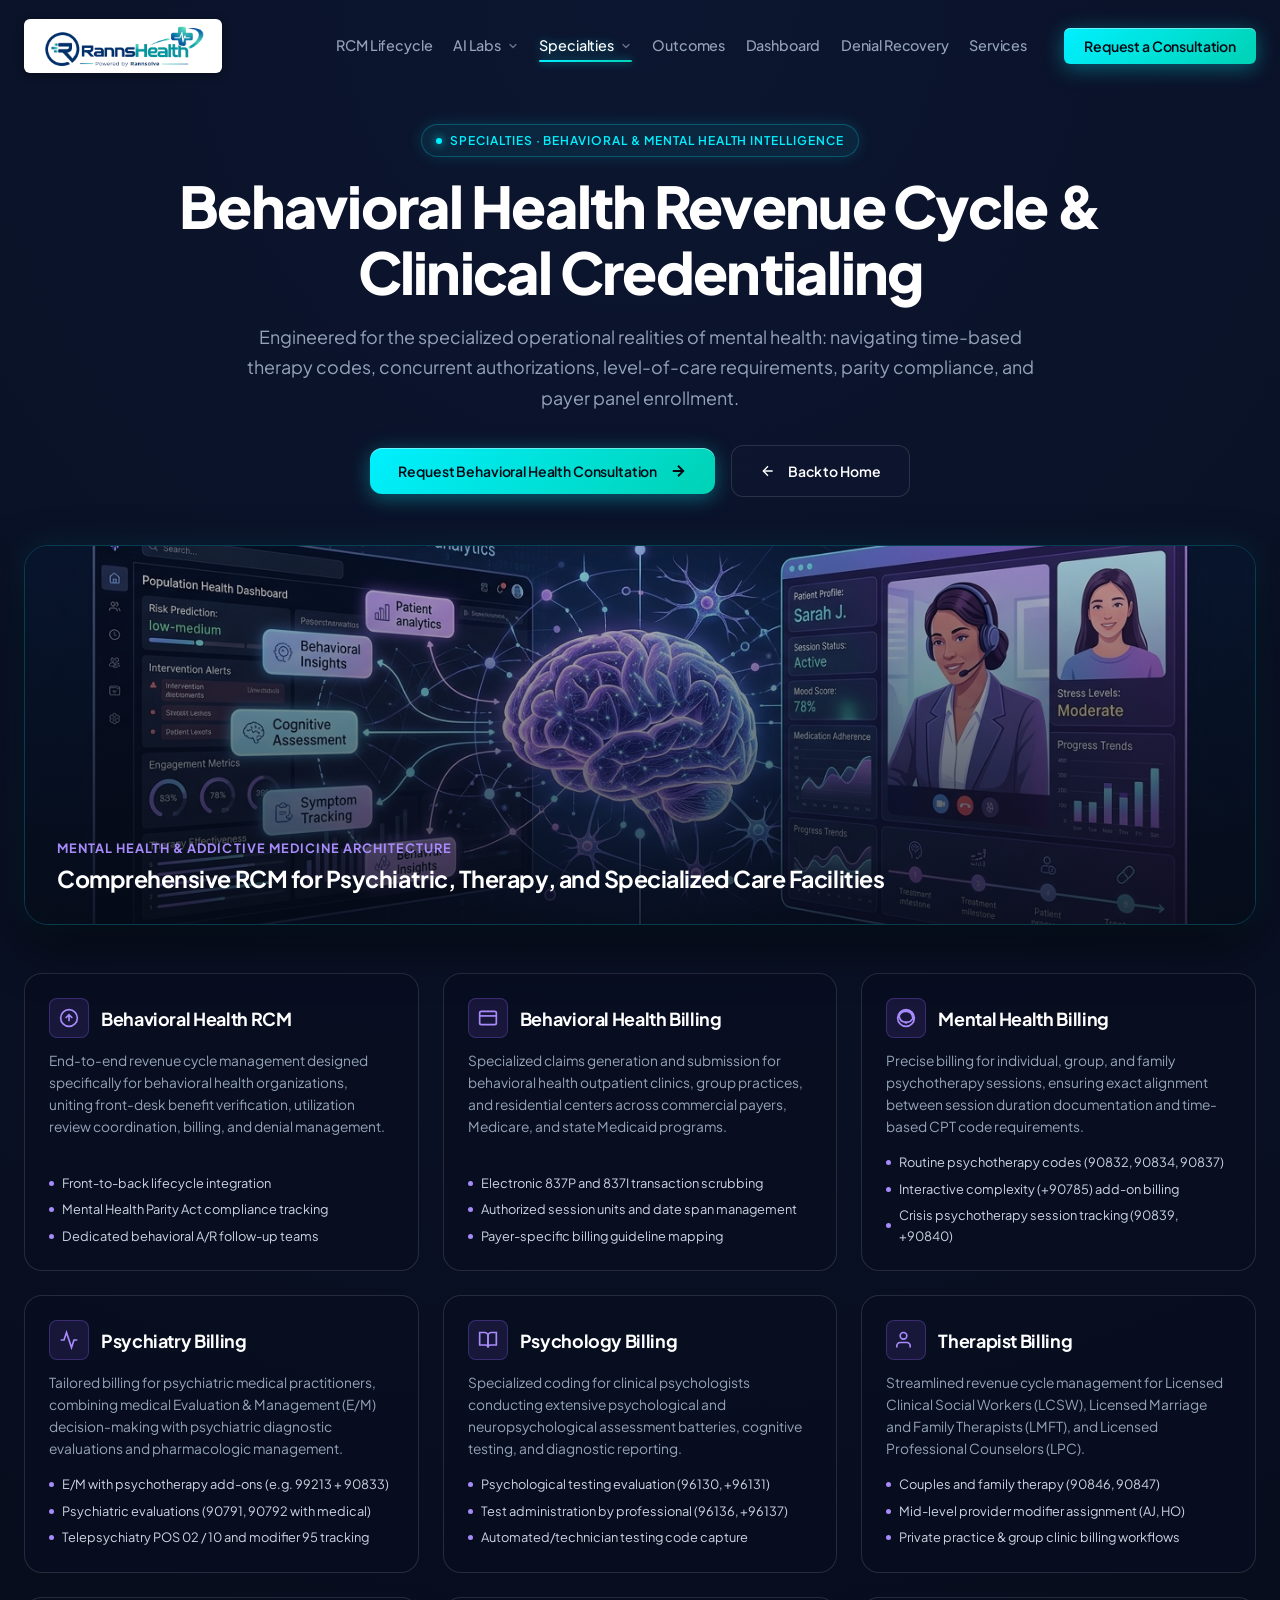
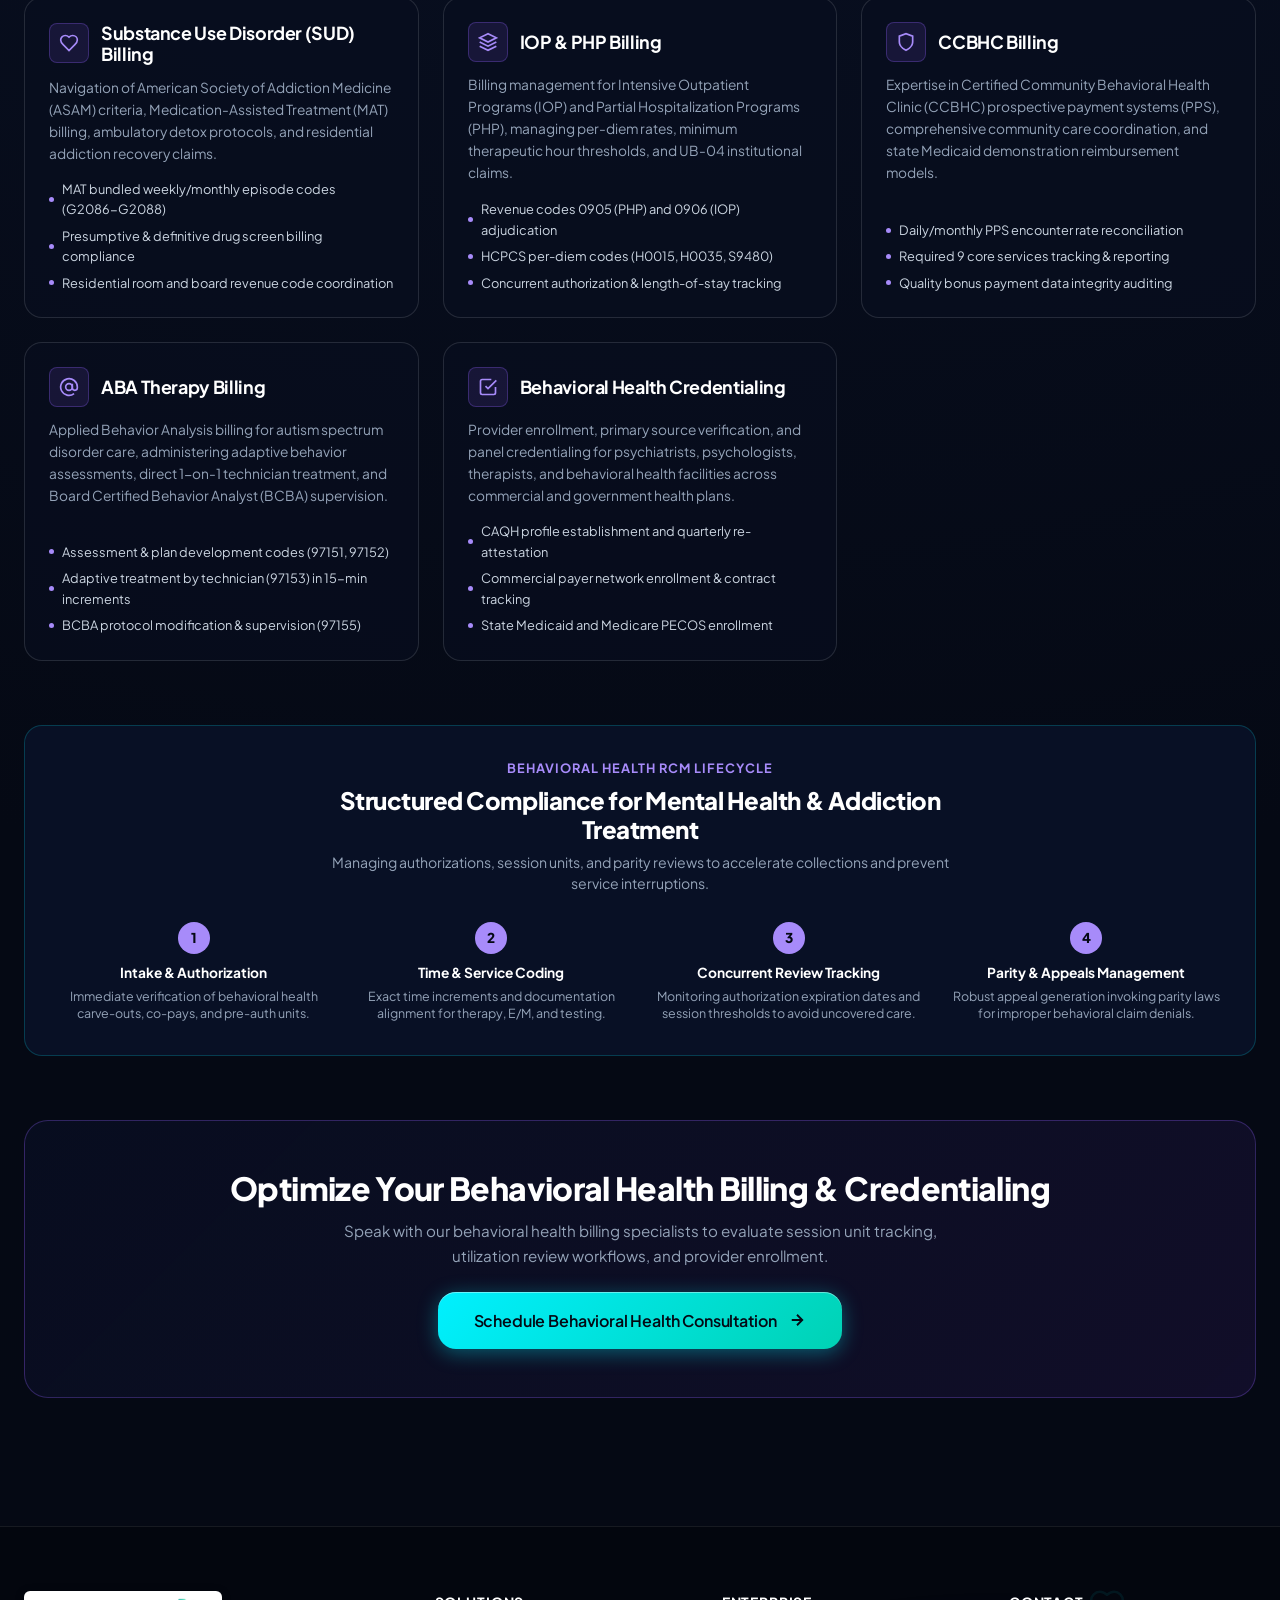
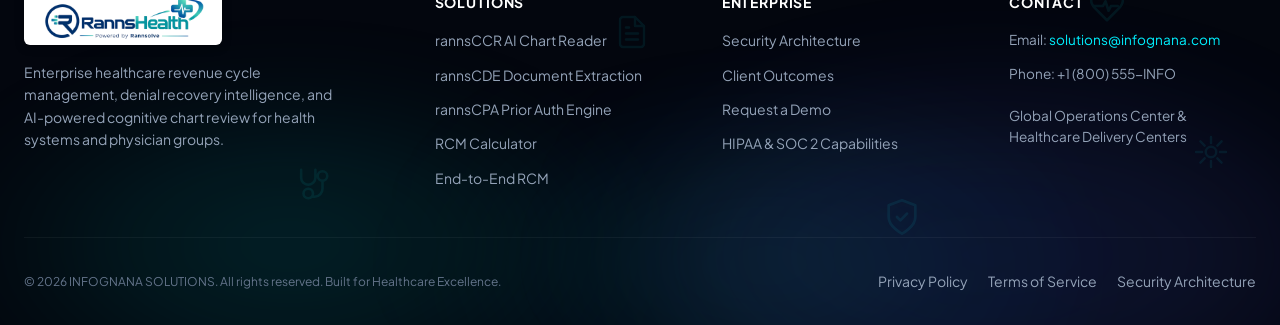
<file: behavioral-health.html>
<!DOCTYPE html>
<html lang="en">

<head>
  <meta charset="UTF-8">
  <meta name="viewport" content="width=device-width, initial-scale=1.0">
  <title>Behavioral Health Billing & Credentialing | RannsHealth</title>
  <meta name="description" content="Specialized Behavioral Health RCM, Mental Health Billing, Psychiatry, Psychology, Therapist, Substance Use Disorder, IOP/PHP, CCBHC, ABA Therapy Billing, and Credentialing.">
  <meta name="theme-color" content="#050914">

  <!-- Google Fonts: Plus Jakarta Sans & JetBrains Mono -->
  <link rel="preconnect" href="https://fonts.googleapis.com">
  <link rel="preconnect" href="https://fonts.gstatic.com" crossorigin>
  <link
    href="https://fonts.googleapis.com/css2?family=JetBrains+Mono:wght@400;500;700&family=Plus+Jakarta+Sans:ital,wght@0,300;0,400;0,500;0,600;0,700;0,800;1,400;1,600&display=swap"
    rel="stylesheet">

  <!-- Favicon -->
  <link rel="icon" type="image/png" sizes="32x32" href="assets/favicon-32x32.png">
  <link rel="icon" type="image/png" sizes="16x16" href="assets/favicon-16x16.png">
  <link rel="apple-touch-icon" sizes="180x180" href="assets/apple-touch-icon.png">
  <link rel="shortcut icon" type="image/x-icon" href="favicon.ico">

  <!-- Stylesheets -->
  <link rel="stylesheet" href="css/variables.css?v=2.2">
  <link rel="stylesheet" href="css/base.css?v=2.3">
  <link rel="stylesheet" href="css/components.css?v=2.5">
  <link rel="stylesheet" href="css/animations.css?v=2.2">
</head>

<body>

  <!-- ======================================================================
       NAVIGATION & STICKY HEADER
       ====================================================================== -->
  <header class="header-nav" id="mainHeader">
    <div class="container nav-container">
      <!-- Brand Logo -->
      <a href="index.html" class="brand-logo" aria-label="RannsHealth — Powered by Rannsolve Home">
        <img src="assets/rannshealth-logo.png" alt="RannsHealth — Powered by Rannsolve" class="brand-logo-img">
      </a>

      <!-- Desktop Navigation Menu -->
      <nav class="nav-menu" aria-label="Primary Navigation">
        <a href="index.html#rcm-lifecycle" class="nav-link">RCM Lifecycle</a>
        <div class="nav-item-dropdown" id="aiLabsDropdown">
          <button type="button" class="nav-link nav-dropdown-trigger" id="aiLabsTrigger" aria-expanded="false" aria-haspopup="true" aria-controls="aiLabsMenu">
            <span>AI Labs</span>
            <svg class="dropdown-chevron" width="12" height="12" viewBox="0 0 24 24" fill="none" stroke="currentColor" stroke-width="2.5" stroke-linecap="round" stroke-linejoin="round" aria-hidden="true">
              <polyline points="6 9 12 15 18 9"></polyline>
            </svg>
          </button>
          <div class="nav-dropdown-menu" id="aiLabsMenu" role="menu" aria-labelledby="aiLabsTrigger">
            <a href="rannscde.html" class="nav-dropdown-item" role="menuitem">
              <span class="dropdown-item-bullet"></span>
              <span class="dropdown-item-title">rannsCDE</span>
            </a>
            <a href="rannsccr.html" class="nav-dropdown-item" role="menuitem">
              <span class="dropdown-item-bullet"></span>
              <span class="dropdown-item-title">rannsCCR</span>
            </a>
            <a href="rannscpa.html" class="nav-dropdown-item" role="menuitem">
              <span class="dropdown-item-bullet"></span>
              <span class="dropdown-item-title">rannsCPA</span>
            </a>
            <a href="rcm-calculator.html" class="nav-dropdown-item" role="menuitem">
              <span class="dropdown-item-bullet"></span>
              <span class="dropdown-item-title">RCM Calculator</span>
            </a>
          </div>
        </div>
        <div class="nav-item-dropdown" id="specialtiesDropdown">
          <button type="button" class="nav-link nav-dropdown-trigger active" id="specialtiesTrigger" aria-expanded="false" aria-haspopup="true" aria-controls="specialtiesMenu">
            <span>Specialties</span>
            <svg class="dropdown-chevron" width="12" height="12" viewBox="0 0 24 24" fill="none" stroke="currentColor" stroke-width="2.5" stroke-linecap="round" stroke-linejoin="round" aria-hidden="true">
              <polyline points="6 9 12 15 18 9"></polyline>
            </svg>
          </button>
          <div class="nav-dropdown-menu" id="specialtiesMenu" role="menu" aria-labelledby="specialtiesTrigger">
            <a href="organization-types.html" class="nav-dropdown-item" role="menuitem">
              <span class="dropdown-item-bullet"></span>
              <span class="dropdown-item-title">Organization Types</span>
            </a>
            <a href="medical-specialties.html" class="nav-dropdown-item" role="menuitem">
              <span class="dropdown-item-bullet"></span>
              <span class="dropdown-item-title">Medical Specialties</span>
            </a>
            <a href="behavioral-health.html" class="nav-dropdown-item active" role="menuitem">
              <span class="dropdown-item-bullet"></span>
              <span class="dropdown-item-title">Behavioral Health</span>
            </a>
          </div>
        </div>
        <a href="index.html#transformation" class="nav-link">Outcomes</a>
        <a href="index.html#dashboard" class="nav-link">Dashboard</a>
        <a href="index.html#denials" class="nav-link">Denial Recovery</a>
        <a href="index.html#services" class="nav-link">Services</a>
      </nav>

      <!-- Action CTAs -->
      <div class="nav-actions">
        <button type="button" class="btn btn-primary btn-sm open-consultation-modal-btn">Request a Consultation</button>
        <button type="button" class="nav-mobile-toggle" aria-label="Toggle Mobile Menu" aria-expanded="false">
          <svg width="24" height="24" viewBox="0 0 24 24" fill="none" stroke="currentColor" stroke-width="2">
            <line x1="3" y1="12" x2="21" y2="12"></line>
            <line x1="3" y1="6" x2="21" y2="6"></line>
            <line x1="3" y1="18" x2="21" y2="18"></line>
          </svg>
        </button>
      </div>
    </div>
  </header>

  <main class="product-page-main">
    <div class="container">
      <!-- Breadcrumb & Hero Header -->
      <div class="product-hero-header">
        <div class="eyebrow-badge badge-cyan product-hero-badge">
          <span class="badge-dot"></span>
          Specialties · Behavioral & Mental Health Intelligence
        </div>
        <h1 class="product-page-title">
          Behavioral Health Revenue Cycle & Clinical Credentialing
        </h1>
        <p class="product-page-subtitle">
          Engineered for the specialized operational realities of mental health: navigating time-based therapy codes, concurrent authorizations, level-of-care requirements, parity compliance, and payer panel enrollment.
        </p>
        <div class="product-hero-actions">
          <button type="button" class="btn btn-primary open-consultation-modal-btn">
            <span class="btn-glow-stream" aria-hidden="true"></span>
            <span>Request Behavioral Health Consultation</span>
            <svg class="btn-icon" width="18" height="18" viewBox="0 0 24 24" fill="none" stroke="currentColor" stroke-width="2.5">
              <line x1="5" y1="12" x2="19" y2="12"></line>
              <polyline points="12 5 19 12 12 19"></polyline>
            </svg>
          </button>
          <a href="index.html" class="btn btn-secondary">
            <svg width="16" height="16" viewBox="0 0 24 24" fill="none" stroke="currentColor" stroke-width="2">
              <line x1="19" y1="12" x2="5" y2="12"></line>
              <polyline points="12 19 5 12 12 5"></polyline>
            </svg>
            <span>Back to Home</span>
          </a>
        </div>
      </div>

      <!-- Hero Visual Banner Image -->
      <div class="specialty-hero-banner">
        <img src="assets/behavioral-health.jpg" alt="Behavioral and Mental Health Clinical Intelligence and Telehealth" class="specialty-hero-img">
        <div class="specialty-hero-overlay">
          <div>
            <div style="font-size: 0.8rem; font-weight: 700; color: #A78BFA; text-transform: uppercase; letter-spacing: 0.08em; margin-bottom: 6px;">
              Mental Health & Addictive Medicine Architecture
            </div>
            <h2 style="font-size: 1.45rem; font-weight: 700; color: #FFFFFF; margin: 0;">
              Comprehensive RCM for Psychiatric, Therapy, and Specialized Care Facilities
            </h2>
          </div>
        </div>
      </div>

      <!-- Behavioral Health 11 Categories Presentation -->
      <div class="behavioral-categories-grid">
        <!-- 1. Behavioral Health RCM -->
        <article class="bh-card reveal-on-scroll">
          <div class="bh-card-header">
            <div class="bh-icon-box">
              <svg width="20" height="20" viewBox="0 0 24 24" fill="none" stroke="currentColor" stroke-width="2">
                <circle cx="12" cy="12" r="10"></circle>
                <path d="M16 12l-4-4-4 4M12 16V8"></path>
              </svg>
            </div>
            <h2 class="bh-card-title">Behavioral Health RCM</h2>
          </div>
          <p class="bh-card-desc">
            End-to-end revenue cycle management designed specifically for behavioral health organizations, uniting front-desk benefit verification, utilization review coordination, billing, and denial management.
          </p>
          <ul class="bh-bullet-list">
            <li class="bh-bullet-item"><span class="bh-bullet-dot"></span><span>Front-to-back lifecycle integration</span></li>
            <li class="bh-bullet-item"><span class="bh-bullet-dot"></span><span>Mental Health Parity Act compliance tracking</span></li>
            <li class="bh-bullet-item"><span class="bh-bullet-dot"></span><span>Dedicated behavioral A/R follow-up teams</span></li>
          </ul>
        </article>

        <!-- 2. Behavioral Health Billing -->
        <article class="bh-card reveal-on-scroll delay-100">
          <div class="bh-card-header">
            <div class="bh-icon-box">
              <svg width="20" height="20" viewBox="0 0 24 24" fill="none" stroke="currentColor" stroke-width="2">
                <rect x="2" y="4" width="20" height="16" rx="2"></rect>
                <path d="M7 15h0M2 9.5h20"></path>
              </svg>
            </div>
            <h2 class="bh-card-title">Behavioral Health Billing</h2>
          </div>
          <p class="bh-card-desc">
            Specialized claims generation and submission for behavioral health outpatient clinics, group practices, and residential centers across commercial payers, Medicare, and state Medicaid programs.
          </p>
          <ul class="bh-bullet-list">
            <li class="bh-bullet-item"><span class="bh-bullet-dot"></span><span>Electronic 837P and 837I transaction scrubbing</span></li>
            <li class="bh-bullet-item"><span class="bh-bullet-dot"></span><span>Authorized session units and date span management</span></li>
            <li class="bh-bullet-item"><span class="bh-bullet-dot"></span><span>Payer-specific billing guideline mapping</span></li>
          </ul>
        </article>

        <!-- 3. Mental Health Billing -->
        <article class="bh-card reveal-on-scroll delay-200">
          <div class="bh-card-header">
            <div class="bh-icon-box">
              <svg width="20" height="20" viewBox="0 0 24 24" fill="none" stroke="currentColor" stroke-width="2">
                <path d="M12 2a10 10 0 1 0 10 10A10 10 0 0 0 12 2zm1 14.93V17a1 1 0 0 1-2 0v-.07A8 8 0 0 1 4.07 11H4a1 1 0 0 1 0-2h.07A8 8 0 0 1 11 4.07V4a1 1 0 0 1 2 0v.07A8 8 0 0 1 19.93 11H20a1 1 0 0 1 0 2h-.07A8 8 0 0 1 13 16.93z"></path>
              </svg>
            </div>
            <h2 class="bh-card-title">Mental Health Billing</h2>
          </div>
          <p class="bh-card-desc">
            Precise billing for individual, group, and family psychotherapy sessions, ensuring exact alignment between session duration documentation and time-based CPT code requirements.
          </p>
          <ul class="bh-bullet-list">
            <li class="bh-bullet-item"><span class="bh-bullet-dot"></span><span>Routine psychotherapy codes (90832, 90834, 90837)</span></li>
            <li class="bh-bullet-item"><span class="bh-bullet-dot"></span><span>Interactive complexity (+90785) add-on billing</span></li>
            <li class="bh-bullet-item"><span class="bh-bullet-dot"></span><span>Crisis psychotherapy session tracking (90839, +90840)</span></li>
          </ul>
        </article>

        <!-- 4. Psychiatry Billing -->
        <article class="bh-card reveal-on-scroll">
          <div class="bh-card-header">
            <div class="bh-icon-box">
              <svg width="20" height="20" viewBox="0 0 24 24" fill="none" stroke="currentColor" stroke-width="2">
                <path d="M22 12h-4l-3 9L9 3l-3 9H2"></path>
              </svg>
            </div>
            <h2 class="bh-card-title">Psychiatry Billing</h2>
          </div>
          <p class="bh-card-desc">
            Tailored billing for psychiatric medical practitioners, combining medical Evaluation & Management (E/M) decision-making with psychiatric diagnostic evaluations and pharmacologic management.
          </p>
          <ul class="bh-bullet-list">
            <li class="bh-bullet-item"><span class="bh-bullet-dot"></span><span>E/M with psychotherapy add-ons (e.g. 99213 + 90833)</span></li>
            <li class="bh-bullet-item"><span class="bh-bullet-dot"></span><span>Psychiatric evaluations (90791, 90792 with medical)</span></li>
            <li class="bh-bullet-item"><span class="bh-bullet-dot"></span><span>Telepsychiatry POS 02 / 10 and modifier 95 tracking</span></li>
          </ul>
        </article>

        <!-- 5. Psychology Billing -->
        <article class="bh-card reveal-on-scroll delay-100">
          <div class="bh-card-header">
            <div class="bh-icon-box">
              <svg width="20" height="20" viewBox="0 0 24 24" fill="none" stroke="currentColor" stroke-width="2">
                <path d="M2 3h6a4 4 0 0 1 4 4v14a3 3 0 0 0-3-3H2z"></path>
                <path d="M22 3h-6a4 4 0 0 0-4 4v14a3 3 0 0 1 3-3h7z"></path>
              </svg>
            </div>
            <h2 class="bh-card-title">Psychology Billing</h2>
          </div>
          <p class="bh-card-desc">
            Specialized coding for clinical psychologists conducting extensive psychological and neuropsychological assessment batteries, cognitive testing, and diagnostic reporting.
          </p>
          <ul class="bh-bullet-list">
            <li class="bh-bullet-item"><span class="bh-bullet-dot"></span><span>Psychological testing evaluation (96130, +96131)</span></li>
            <li class="bh-bullet-item"><span class="bh-bullet-dot"></span><span>Test administration by professional (96136, +96137)</span></li>
            <li class="bh-bullet-item"><span class="bh-bullet-dot"></span><span>Automated/technician testing code capture</span></li>
          </ul>
        </article>

        <!-- 6. Therapist Billing -->
        <article class="bh-card reveal-on-scroll delay-200">
          <div class="bh-card-header">
            <div class="bh-icon-box">
              <svg width="20" height="20" viewBox="0 0 24 24" fill="none" stroke="currentColor" stroke-width="2">
                <path d="M17 21v-2a4 4 0 0 0-4-4H5a4 4 0 0 0-4 4v2"></path>
                <circle cx="9" cy="7" r="4"></circle>
              </svg>
            </div>
            <h2 class="bh-card-title">Therapist Billing</h2>
          </div>
          <p class="bh-card-desc">
            Streamlined revenue cycle management for Licensed Clinical Social Workers (LCSW), Licensed Marriage and Family Therapists (LMFT), and Licensed Professional Counselors (LPC).
          </p>
          <ul class="bh-bullet-list">
            <li class="bh-bullet-item"><span class="bh-bullet-dot"></span><span>Couples and family therapy (90846, 90847)</span></li>
            <li class="bh-bullet-item"><span class="bh-bullet-dot"></span><span>Mid-level provider modifier assignment (AJ, HO)</span></li>
            <li class="bh-bullet-item"><span class="bh-bullet-dot"></span><span>Private practice & group clinic billing workflows</span></li>
          </ul>
        </article>

        <!-- 7. Substance Use Disorder Billing -->
        <article class="bh-card reveal-on-scroll">
          <div class="bh-card-header">
            <div class="bh-icon-box">
              <svg width="20" height="20" viewBox="0 0 24 24" fill="none" stroke="currentColor" stroke-width="2">
                <path d="M19 14c1.49-1.46 3-3.21 3-5.5A5.5 5.5 0 0 0 16.5 3c-1.76 0-3 .5-4.5 2-1.5-1.5-2.74-2-4.5-2A5.5 5.5 0 0 0 2 8.5c0 2.3 1.5 4.05 3 5.5l7 7Z"></path>
              </svg>
            </div>
            <h2 class="bh-card-title">Substance Use Disorder (SUD) Billing</h2>
          </div>
          <p class="bh-card-desc">
            Navigation of American Society of Addiction Medicine (ASAM) criteria, Medication-Assisted Treatment (MAT) billing, ambulatory detox protocols, and residential addiction recovery claims.
          </p>
          <ul class="bh-bullet-list">
            <li class="bh-bullet-item"><span class="bh-bullet-dot"></span><span>MAT bundled weekly/monthly episode codes (G2086-G2088)</span></li>
            <li class="bh-bullet-item"><span class="bh-bullet-dot"></span><span>Presumptive & definitive drug screen billing compliance</span></li>
            <li class="bh-bullet-item"><span class="bh-bullet-dot"></span><span>Residential room and board revenue code coordination</span></li>
          </ul>
        </article>

        <!-- 8. IOP & PHP Billing -->
        <article class="bh-card reveal-on-scroll delay-100">
          <div class="bh-card-header">
            <div class="bh-icon-box">
              <svg width="20" height="20" viewBox="0 0 24 24" fill="none" stroke="currentColor" stroke-width="2">
                <polygon points="12 2 2 7 12 12 22 7 12 2"></polygon>
                <polyline points="2 17 12 22 22 17"></polyline>
                <polyline points="2 12 12 17 22 12"></polyline>
              </svg>
            </div>
            <h2 class="bh-card-title">IOP & PHP Billing</h2>
          </div>
          <p class="bh-card-desc">
            Billing management for Intensive Outpatient Programs (IOP) and Partial Hospitalization Programs (PHP), managing per-diem rates, minimum therapeutic hour thresholds, and UB-04 institutional claims.
          </p>
          <ul class="bh-bullet-list">
            <li class="bh-bullet-item"><span class="bh-bullet-dot"></span><span>Revenue codes 0905 (PHP) and 0906 (IOP) adjudication</span></li>
            <li class="bh-bullet-item"><span class="bh-bullet-dot"></span><span>HCPCS per-diem codes (H0015, H0035, S9480)</span></li>
            <li class="bh-bullet-item"><span class="bh-bullet-dot"></span><span>Concurrent authorization & length-of-stay tracking</span></li>
          </ul>
        </article>

        <!-- 9. CCBHC Billing -->
        <article class="bh-card reveal-on-scroll delay-200">
          <div class="bh-card-header">
            <div class="bh-icon-box">
              <svg width="20" height="20" viewBox="0 0 24 24" fill="none" stroke="currentColor" stroke-width="2">
                <path d="M12 22s8-4 8-10V5l-8-3-8 3v7c0 6 8 10 8 10z"></path>
              </svg>
            </div>
            <h2 class="bh-card-title">CCBHC Billing</h2>
          </div>
          <p class="bh-card-desc">
            Expertise in Certified Community Behavioral Health Clinic (CCBHC) prospective payment systems (PPS), comprehensive community care coordination, and state Medicaid demonstration reimbursement models.
          </p>
          <ul class="bh-bullet-list">
            <li class="bh-bullet-item"><span class="bh-bullet-dot"></span><span>Daily/monthly PPS encounter rate reconciliation</span></li>
            <li class="bh-bullet-item"><span class="bh-bullet-dot"></span><span>Required 9 core services tracking & reporting</span></li>
            <li class="bh-bullet-item"><span class="bh-bullet-dot"></span><span>Quality bonus payment data integrity auditing</span></li>
          </ul>
        </article>

        <!-- 10. ABA Therapy Billing -->
        <article class="bh-card reveal-on-scroll">
          <div class="bh-card-header">
            <div class="bh-icon-box">
              <svg width="20" height="20" viewBox="0 0 24 24" fill="none" stroke="currentColor" stroke-width="2">
                <circle cx="12" cy="12" r="4"></circle>
                <path d="M16 8v5a3 3 0 0 0 6 0v-1a10 10 0 1 0-3.92 7.94"></path>
              </svg>
            </div>
            <h2 class="bh-card-title">ABA Therapy Billing</h2>
          </div>
          <p class="bh-card-desc">
            Applied Behavior Analysis billing for autism spectrum disorder care, administering adaptive behavior assessments, direct 1-on-1 technician treatment, and Board Certified Behavior Analyst (BCBA) supervision.
          </p>
          <ul class="bh-bullet-list">
            <li class="bh-bullet-item"><span class="bh-bullet-dot"></span><span>Assessment & plan development codes (97151, 97152)</span></li>
            <li class="bh-bullet-item"><span class="bh-bullet-dot"></span><span>Adaptive treatment by technician (97153) in 15-min increments</span></li>
            <li class="bh-bullet-item"><span class="bh-bullet-dot"></span><span>BCBA protocol modification & supervision (97155)</span></li>
          </ul>
        </article>

        <!-- 11. Behavioral Health Credentialing -->
        <article class="bh-card reveal-on-scroll delay-100" style="grid-column: span 1;">
          <div class="bh-card-header">
            <div class="bh-icon-box">
              <svg width="20" height="20" viewBox="0 0 24 24" fill="none" stroke="currentColor" stroke-width="2">
                <path d="M9 11l3 3L22 4"></path>
                <path d="M21 12v7a2 2 0 0 1-2 2H5a2 2 0 0 1-2-2V5a2 2 0 0 1 2-2h11"></path>
              </svg>
            </div>
            <h2 class="bh-card-title">Behavioral Health Credentialing</h2>
          </div>
          <p class="bh-card-desc">
            Provider enrollment, primary source verification, and panel credentialing for psychiatrists, psychologists, therapists, and behavioral health facilities across commercial and government health plans.
          </p>
          <ul class="bh-bullet-list">
            <li class="bh-bullet-item"><span class="bh-bullet-dot"></span><span>CAQH profile establishment and quarterly re-attestation</span></li>
            <li class="bh-bullet-item"><span class="bh-bullet-dot"></span><span>Commercial payer network enrollment & contract tracking</span></li>
            <li class="bh-bullet-item"><span class="bh-bullet-dot"></span><span>State Medicaid and Medicare PECOS enrollment</span></li>
          </ul>
        </article>
      </div>

      <!-- Infographic: Behavioral Health Billing Lifecycle -->
      <div class="workflow-infographic" style="margin-bottom: var(--space-16); padding: 32px 28px;">
        <div style="text-align: center; max-width: 650px; margin: 0 auto 28px;">
          <div style="font-size: 0.8rem; font-weight: 700; color: #A78BFA; text-transform: uppercase; letter-spacing: 0.08em; margin-bottom: 8px;">
            Behavioral Health RCM Lifecycle
          </div>
          <h2 style="font-size: 1.5rem; font-weight: 800; color: #FFFFFF; margin-bottom: 8px;">
            Structured Compliance for Mental Health & Addiction Treatment
          </h2>
          <p style="font-size: 0.88rem; color: #94A3B8; line-height: 1.5;">
            Managing authorizations, session units, and parity reviews to accelerate collections and prevent service interruptions.
          </p>
        </div>

        <div class="workflow-steps">
          <div class="workflow-step">
            <span class="workflow-step-num" style="background: #A78BFA; color: #050914;">1</span>
            <div class="workflow-step-title">Intake & Authorization</div>
            <div class="workflow-step-desc">Immediate verification of behavioral health carve-outs, co-pays, and pre-auth units.</div>
          </div>
          <div class="workflow-step">
            <span class="workflow-step-num" style="background: #A78BFA; color: #050914;">2</span>
            <div class="workflow-step-title">Time & Service Coding</div>
            <div class="workflow-step-desc">Exact time increments and documentation alignment for therapy, E/M, and testing.</div>
          </div>
          <div class="workflow-step">
            <span class="workflow-step-num" style="background: #A78BFA; color: #050914;">3</span>
            <div class="workflow-step-title">Concurrent Review Tracking</div>
            <div class="workflow-step-desc">Monitoring authorization expiration dates and session thresholds to avoid uncovered care.</div>
          </div>
          <div class="workflow-step">
            <span class="workflow-step-num" style="background: #A78BFA; color: #050914;">4</span>
            <div class="workflow-step-title">Parity & Appeals Management</div>
            <div class="workflow-step-desc">Robust appeal generation invoking parity laws for improper behavioral claim denials.</div>
          </div>
        </div>
      </div>

      <!-- Bottom Consultation CTA Banner -->
      <div style="background: linear-gradient(135deg, rgba(8, 14, 32, 0.9) 0%, rgba(20, 15, 45, 0.85) 100%); border: 1px solid rgba(139, 92, 246, 0.3); border-radius: var(--radius-xl); padding: clamp(28px, 5vw, 48px); text-align: center; margin-bottom: var(--space-12);">
        <h3 style="color: #FFFFFF; font-size: clamp(1.4rem, 2.5vw, 2rem); font-weight: 800; margin-bottom: 12px;">
          Optimize Your Behavioral Health Billing & Credentialing
        </h3>
        <p style="color: var(--text-secondary); max-width: 650px; margin: 0 auto 24px; font-size: 0.95rem; line-height: 1.6;">
          Speak with our behavioral health billing specialists to evaluate session unit tracking, utilization review workflows, and provider enrollment.
        </p>
        <button type="button" class="btn btn-primary btn-lg open-consultation-modal-btn">
          <span class="btn-glow-stream" aria-hidden="true"></span>
          <span>Schedule Behavioral Health Consultation</span>
          <svg class="btn-icon-right" width="18" height="18" viewBox="0 0 24 24" fill="none" stroke="currentColor" stroke-width="2.5">
            <line x1="5" y1="12" x2="19" y2="12"></line>
            <polyline points="12 5 19 12 12 19"></polyline>
          </svg>
        </button>
      </div>
    </div>
  </main>

  <!-- ======================================================================
       ENTERPRISE FOOTER
       ====================================================================== -->
  <footer class="site-footer">
    <!-- Subtle, Premium Animated Background (Cyan/Teal/Blue Glowing Waves, Drift Particles, Faint Healthcare Icons) -->
    <div class="footer-ambient-bg" aria-hidden="true">
      <!-- Softly Glowing Gradient Waves in Cyan, Teal, and Deep Blue -->
      <div class="footer-wave-mesh">
        <div class="footer-wave footer-wave-cyan"></div>
        <div class="footer-wave footer-wave-teal"></div>
        <div class="footer-wave footer-wave-blue"></div>
      </div>

      <!-- Tiny Dim Drifting Background Particles Canvas -->
      <canvas id="footerParticlesCanvas" class="footer-particles-canvas"></canvas>

      <!-- Faint Healthcare-Themed Floating Decorative Icons (Low-Contrast, Hidden from A11y) -->
      <div class="footer-floating-icons">
        <!-- 1. Hospital -->
        <svg class="footer-float-icon icon-hospital" viewBox="0 0 24 24" fill="none" stroke="currentColor" stroke-width="1.6" stroke-linecap="round" stroke-linejoin="round">
          <path d="M3 21h18M5 21V5a2 2 0 0 1 2-2h10a2 2 0 0 1 2 2v16M9 9h6M12 6v6"/>
          <path d="M9 21v-4a2 2 0 0 1 2-2h2a2 2 0 0 1 2 2v4"/>
        </svg>

        <!-- 2. Stethoscope -->
        <svg class="footer-float-icon icon-stethoscope" viewBox="0 0 24 24" fill="none" stroke="currentColor" stroke-width="1.6" stroke-linecap="round" stroke-linejoin="round">
          <path d="M4.5 3v5a4.5 4.5 0 0 0 9 0V3M18 10a3 3 0 1 0 0-6 3 3 0 0 0 0 6zm0 0v5a5 5 0 0 1-5 5h-1"/>
          <circle cx="9" cy="18" r="3"/>
        </svg>

        <!-- 3. Billing / Invoice -->
        <svg class="footer-float-icon icon-billing" viewBox="0 0 24 24" fill="none" stroke="currentColor" stroke-width="1.6" stroke-linecap="round" stroke-linejoin="round">
          <path d="M14 2H6a2 2 0 0 0-2 2v16a2 2 0 0 0 2 2h12a2 2 0 0 0 2-2V8z"/>
          <polyline points="14 2 14 8 20 8"/>
          <line x1="16" y1="13" x2="8" y2="13"/>
          <line x1="16" y1="17" x2="8" y2="17"/>
          <line x1="10" y1="9" x2="8" y2="9"/>
        </svg>

        <!-- 4. Claims / Verification Shield -->
        <svg class="footer-float-icon icon-claims" viewBox="0 0 24 24" fill="none" stroke="currentColor" stroke-width="1.6" stroke-linecap="round" stroke-linejoin="round">
          <path d="M12 22s8-4 8-10V5l-8-3-8 3v7c0 6 8 10 8 10z"/>
          <path d="m9 12 2 2 4-4"/>
        </svg>

        <!-- 5. Insurance / Healthcare Heart Pulse -->
        <svg class="footer-float-icon icon-insurance" viewBox="0 0 24 24" fill="none" stroke="currentColor" stroke-width="1.6" stroke-linecap="round" stroke-linejoin="round">
          <path d="M19 14c1.49-1.46 3-3.21 3-5.5A5.5 5.5 0 0 0 16.5 3c-1.76 0-3 .5-4.5 2-1.5-1.5-2.74-2-4.5-2A5.5 5.5 0 0 0 2 8.5c0 2.3 1.5 4.05 3 5.5l7 7Z"/>
          <path d="M3.22 12H9.5l1.5-3 2 6 1.5-3h4.28"/>
        </svg>

        <!-- 6. AI Intelligence Node -->
        <svg class="footer-float-icon icon-ai" viewBox="0 0 24 24" fill="none" stroke="currentColor" stroke-width="1.6" stroke-linecap="round" stroke-linejoin="round">
          <path d="M12 2v4M12 18v4M4.93 4.93l2.83 2.83M16.24 16.24l2.83 2.83M2 12h4M18 12h4M4.93 19.07l2.83-2.83M16.24 7.76l2.83-2.83"/>
          <circle cx="12" cy="12" r="3.5"/>
        </svg>
      </div>
    </div>

    <div class="container">
      <div class="footer-grid">
        <!-- Col 1: Brand & Bio -->
        <div class="footer-brand-col">
          <a href="index.html" class="brand-logo" aria-label="RannsHealth — Powered by Rannsolve Home">
            <img src="assets/rannshealth-logo.png" alt="RannsHealth — Powered by Rannsolve" class="brand-logo-img-footer">
          </a>
          <p class="footer-copy">
            Enterprise healthcare revenue cycle management, denial recovery intelligence, and AI-powered cognitive chart
            review for health systems and physician groups.
          </p>
        </div>

        <!-- Col 2: Solutions -->
        <div>
          <div class="footer-col-title">Solutions</div>
          <div class="footer-links-list">
            <a href="rannsccr.html" class="footer-link">rannsCCR AI Chart Reader</a>
            <a href="rannscde.html" class="footer-link">rannsCDE Document Extraction</a>
            <a href="rannscpa.html" class="footer-link">rannsCPA Prior Auth Engine</a>
            <a href="rcm-calculator.html" class="footer-link">RCM Calculator</a>
            <a href="index.html#rcm-lifecycle" class="footer-link">End-to-End RCM</a>
          </div>
        </div>

        <!-- Col 3: Company & Trust -->
        <div>
          <div class="footer-col-title">Enterprise</div>
          <div class="footer-links-list">
            <a href="security-architecture.html" class="footer-link">Security Architecture</a>
            <a href="index.html#transformation" class="footer-link">Client Outcomes</a>
            <a href="#" class="footer-link open-consultation-modal-btn">Request a Demo</a>
            <a href="security-architecture.html" class="footer-link">HIPAA & SOC 2 Capabilities</a>
          </div>
        </div>

        <!-- Col 4: Contact & Locations -->
        <div>
          <div class="footer-col-title">Contact</div>
          <div class="footer-links-list" style="font-size: 0.85rem; color: #94A3B8; line-height: 1.6;">
            <div>Email: <a href="mailto:solutions@infognana.com" style="color: var(--color-cyan);">solutions@infognana.com</a></div>
            <div>Phone: +1 (800) 555-INFO</div>
            <div style="margin-top: 8px;">Global Operations Center & Healthcare Delivery Centers</div>
          </div>
        </div>
      </div>

      <div class="footer-bottom">
        <div>
          © 2026 INFOGNANA SOLUTIONS. All rights reserved. Built for Healthcare Excellence.
        </div>
        <div class="footer-legal-links">
          <a href="privacy-policy.html" class="footer-link">Privacy Policy</a>
          <a href="terms-of-service.html" class="footer-link">Terms of Service</a>
          <a href="security-architecture.html" class="footer-link">Security Architecture</a>
        </div>
      </div>
    </div>
  </footer>

  <!-- Consultation Modal Component -->
  <div class="modal-overlay" id="consultationModalOverlay" role="dialog" aria-modal="true" aria-labelledby="modalTitle">
    <div class="modal-card">
      <button type="button" class="modal-close-btn" id="closeConsultationModalBtn" aria-label="Close Modal">
        <svg width="20" height="20" viewBox="0 0 24 24" fill="none" stroke="currentColor" stroke-width="2">
          <line x1="18" y1="6" x2="6" y2="18"></line>
          <line x1="6" y1="6" x2="18" y2="18"></line>
        </svg>
      </button>

      <form id="consultationBookingForm">
        <div style="margin-bottom: 24px;">
          <div class="eyebrow-badge badge-cyan" style="margin-bottom: 8px;">
            <span class="badge-dot"></span>
            Behavioral Health Advisory
          </div>
          <h3 id="modalTitle" style="color: #FFFFFF; font-size: 1.5rem; font-weight: 700; margin-bottom: 6px;">
            Schedule Behavioral Health RCM Review
          </h3>
          <p style="font-size: 0.85rem; color: #94A3B8;">
            Connect with a Senior Behavioral Health RCM Specialist to review prior authorizations, session unit tracking, or credentialing.
          </p>
        </div>

        <div class="form-group">
          <label for="formFullName" class="form-label">Full Name *</label>
          <input type="text" id="formFullName" class="form-input" placeholder="e.g. Dr. Sarah Jenkins, MD" required>
        </div>

        <div class="form-group">
          <label for="formWorkEmail" class="form-label">Work Email *</label>
          <input type="email" id="formWorkEmail" class="form-input" placeholder="sjenkins@healthsystem.org" required>
        </div>

        <div class="form-group">
          <label for="formOrgType" class="form-label">Primary Behavioral Domain *</label>
          <select id="formOrgType" class="form-select" required>
            <option value="Behavioral Health RCM">Behavioral Health RCM (Comprehensive)</option>
            <option value="Mental Health Billing">Mental Health / Psychotherapy Billing</option>
            <option value="Psychiatry Billing">Psychiatry Practice Billing</option>
            <option value="Psychology Billing">Psychology & Assessment Billing</option>
            <option value="Therapist Billing">Therapist / Counselor Billing</option>
            <option value="Substance Use Disorder">Substance Use Disorder / MAT</option>
            <option value="IOP & PHP">IOP & PHP Facilities</option>
            <option value="CCBHC">CCBHC Clinic</option>
            <option value="ABA Therapy">ABA Therapy Practice</option>
            <option value="Credentialing">Behavioral Health Credentialing</option>
          </select>
        </div>

        <button type="submit" class="btn btn-primary modal-submit-btn" style="width: 100%; margin-top: 12px;">
          <span class="btn-glow-stream" aria-hidden="true"></span>
          <span class="btn-text">Submit Consultation Request</span>
          <svg class="btn-icon" width="18" height="18" viewBox="0 0 24 24" fill="none" stroke="currentColor" stroke-width="2.5">
            <line x1="5" y1="12" x2="19" y2="12"></line>
            <polyline points="12 5 19 12 12 19"></polyline>
          </svg>
        </button>

        <div class="modal-privacy-notice">
          🔒 Confidential. RannsHealth adheres to strict HIPAA non-disclosure protocols.
        </div>
      </form>

      <div id="modalConfirmationView" style="display: none;"></div>
    </div>
  </div>

  <!-- JavaScript Application -->
  <script type="module" src="js/main.js"></script>
</body>

</html>
</file>
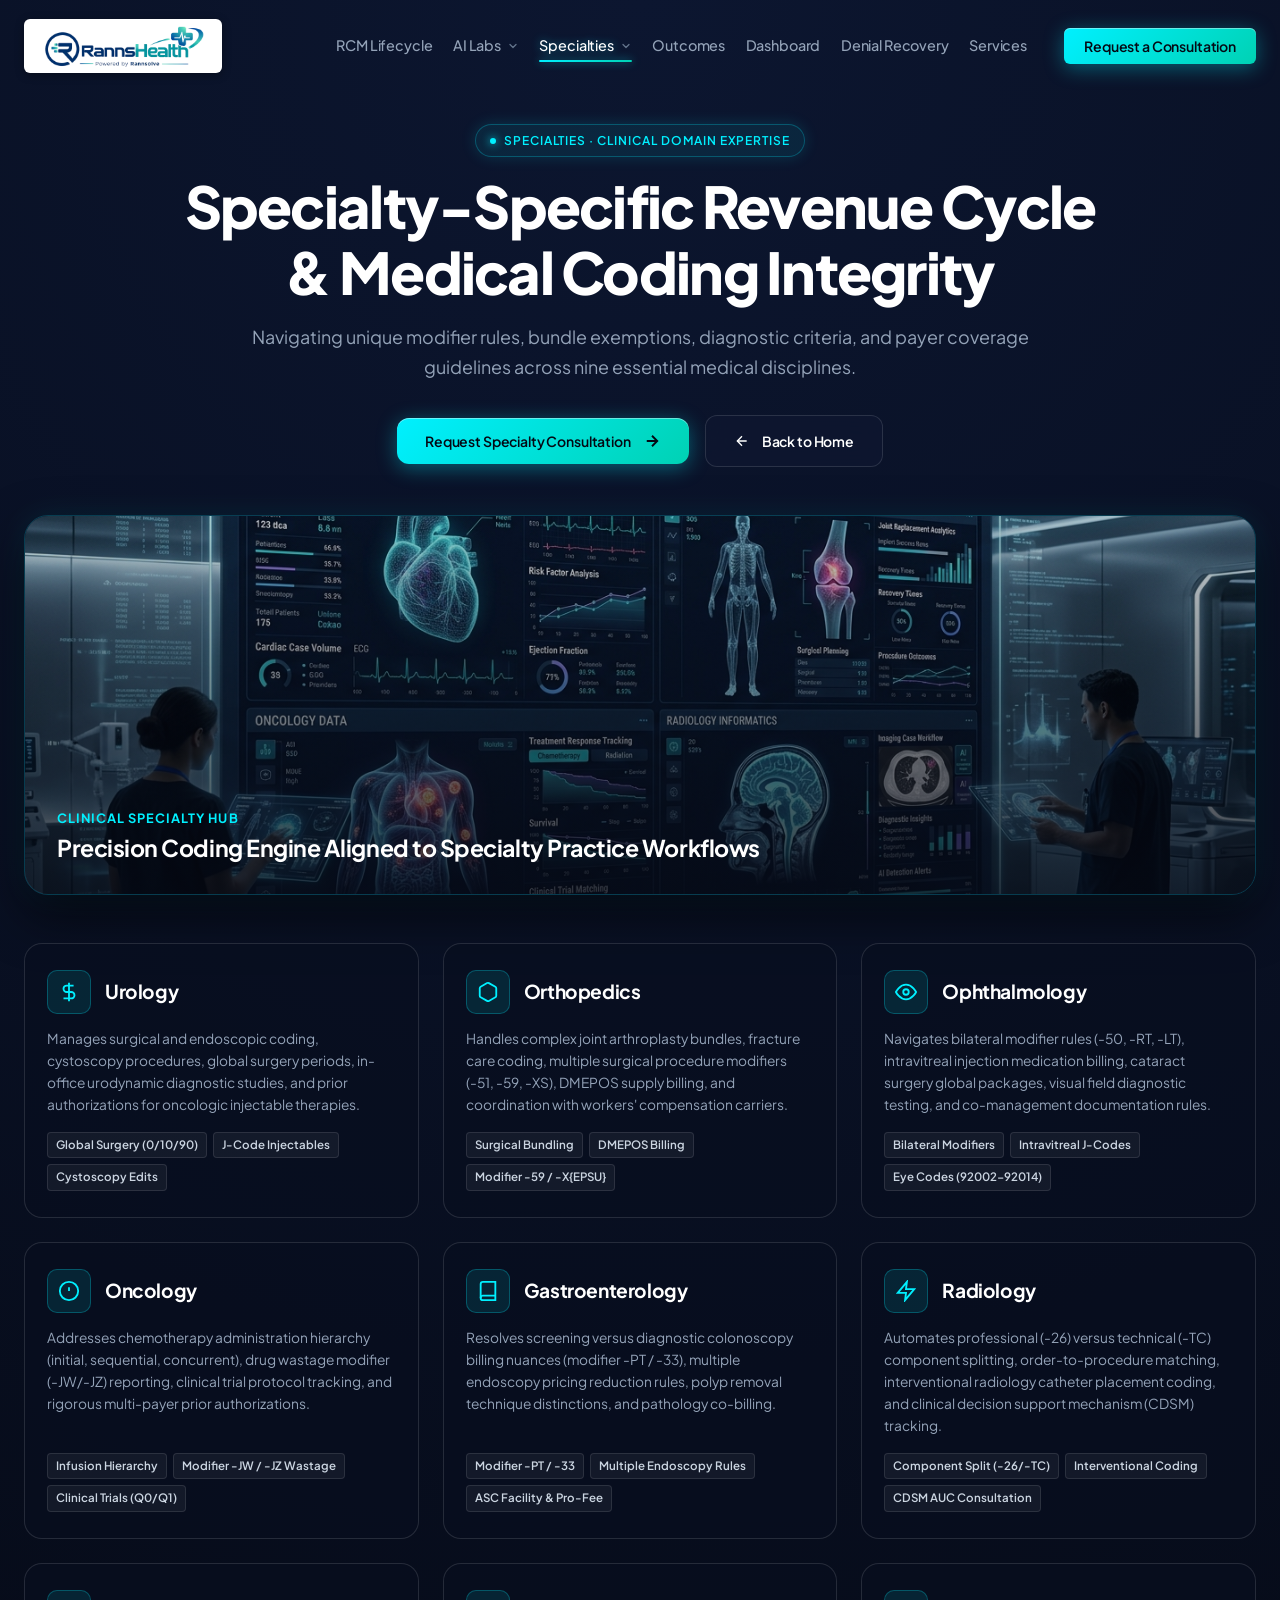
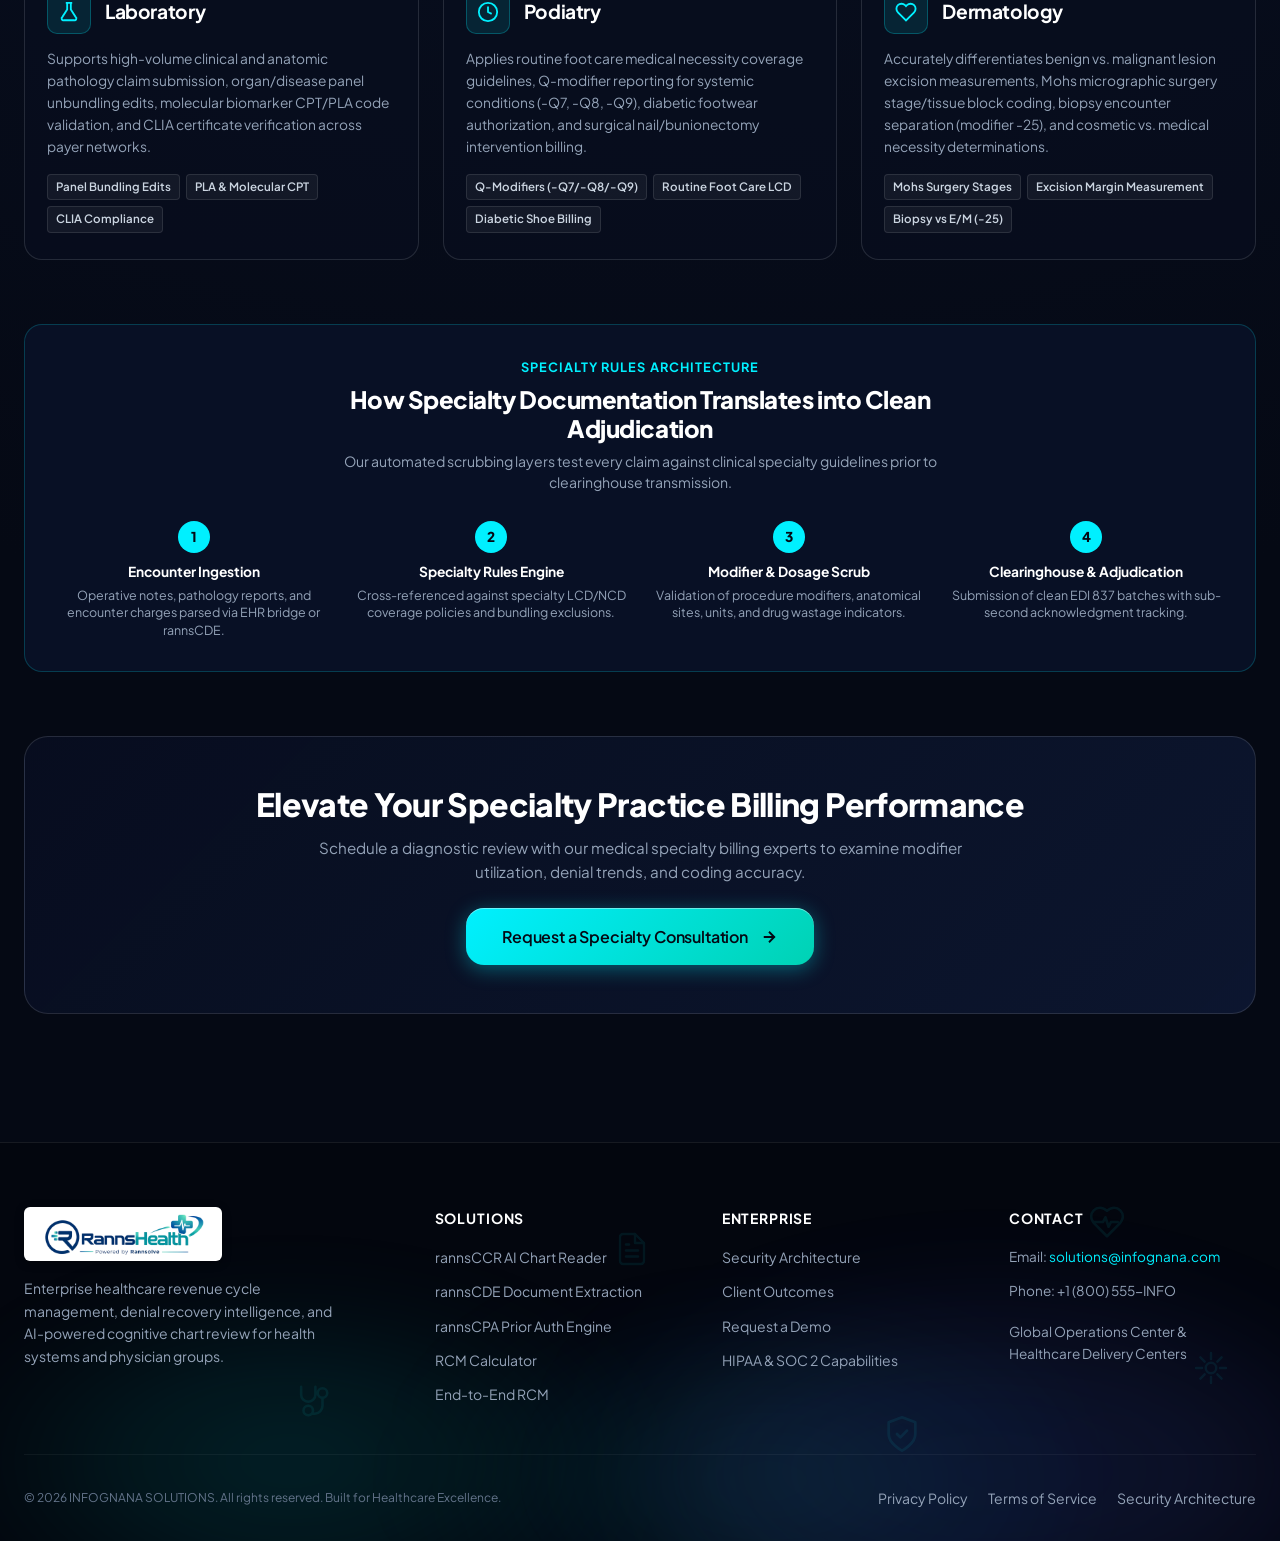
<file: medical-specialties.html>
<!DOCTYPE html>
<html lang="en">

<head>
  <meta charset="UTF-8">
  <meta name="viewport" content="width=device-width, initial-scale=1.0">
  <title>Medical Specialties | Revenue Cycle & Clinical Coding | RannsHealth</title>
  <meta name="description" content="Specialized healthcare revenue cycle and medical billing for Urology, Orthopedics, Ophthalmology, Oncology, Gastroenterology, Radiology, Laboratory, Podiatry, and Dermatology.">
  <meta name="theme-color" content="#050914">

  <!-- Google Fonts: Plus Jakarta Sans & JetBrains Mono -->
  <link rel="preconnect" href="https://fonts.googleapis.com">
  <link rel="preconnect" href="https://fonts.gstatic.com" crossorigin>
  <link
    href="https://fonts.googleapis.com/css2?family=JetBrains+Mono:wght@400;500;700&family=Plus+Jakarta+Sans:ital,wght@0,300;0,400;0,500;0,600;0,700;0,800;1,400;1,600&display=swap"
    rel="stylesheet">

  <!-- Favicon -->
  <link rel="icon" type="image/png" sizes="32x32" href="assets/favicon-32x32.png">
  <link rel="icon" type="image/png" sizes="16x16" href="assets/favicon-16x16.png">
  <link rel="apple-touch-icon" sizes="180x180" href="assets/apple-touch-icon.png">
  <link rel="shortcut icon" type="image/x-icon" href="favicon.ico">

  <!-- Stylesheets -->
  <link rel="stylesheet" href="css/variables.css?v=2.2">
  <link rel="stylesheet" href="css/base.css?v=2.3">
  <link rel="stylesheet" href="css/components.css?v=2.5">
  <link rel="stylesheet" href="css/animations.css?v=2.2">
</head>

<body>

  <!-- ======================================================================
       NAVIGATION & STICKY HEADER
       ====================================================================== -->
  <header class="header-nav" id="mainHeader">
    <div class="container nav-container">
      <!-- Brand Logo -->
      <a href="index.html" class="brand-logo" aria-label="RannsHealth — Powered by Rannsolve Home">
        <img src="assets/rannshealth-logo.png" alt="RannsHealth — Powered by Rannsolve" class="brand-logo-img">
      </a>

      <!-- Desktop Navigation Menu -->
      <nav class="nav-menu" aria-label="Primary Navigation">
        <a href="index.html#rcm-lifecycle" class="nav-link">RCM Lifecycle</a>
        <div class="nav-item-dropdown" id="aiLabsDropdown">
          <button type="button" class="nav-link nav-dropdown-trigger" id="aiLabsTrigger" aria-expanded="false" aria-haspopup="true" aria-controls="aiLabsMenu">
            <span>AI Labs</span>
            <svg class="dropdown-chevron" width="12" height="12" viewBox="0 0 24 24" fill="none" stroke="currentColor" stroke-width="2.5" stroke-linecap="round" stroke-linejoin="round" aria-hidden="true">
              <polyline points="6 9 12 15 18 9"></polyline>
            </svg>
          </button>
          <div class="nav-dropdown-menu" id="aiLabsMenu" role="menu" aria-labelledby="aiLabsTrigger">
            <a href="rannscde.html" class="nav-dropdown-item" role="menuitem">
              <span class="dropdown-item-bullet"></span>
              <span class="dropdown-item-title">rannsCDE</span>
            </a>
            <a href="rannsccr.html" class="nav-dropdown-item" role="menuitem">
              <span class="dropdown-item-bullet"></span>
              <span class="dropdown-item-title">rannsCCR</span>
            </a>
            <a href="rannscpa.html" class="nav-dropdown-item" role="menuitem">
              <span class="dropdown-item-bullet"></span>
              <span class="dropdown-item-title">rannsCPA</span>
            </a>
            <a href="rcm-calculator.html" class="nav-dropdown-item" role="menuitem">
              <span class="dropdown-item-bullet"></span>
              <span class="dropdown-item-title">RCM Calculator</span>
            </a>
          </div>
        </div>
        <div class="nav-item-dropdown" id="specialtiesDropdown">
          <button type="button" class="nav-link nav-dropdown-trigger active" id="specialtiesTrigger" aria-expanded="false" aria-haspopup="true" aria-controls="specialtiesMenu">
            <span>Specialties</span>
            <svg class="dropdown-chevron" width="12" height="12" viewBox="0 0 24 24" fill="none" stroke="currentColor" stroke-width="2.5" stroke-linecap="round" stroke-linejoin="round" aria-hidden="true">
              <polyline points="6 9 12 15 18 9"></polyline>
            </svg>
          </button>
          <div class="nav-dropdown-menu" id="specialtiesMenu" role="menu" aria-labelledby="specialtiesTrigger">
            <a href="organization-types.html" class="nav-dropdown-item" role="menuitem">
              <span class="dropdown-item-bullet"></span>
              <span class="dropdown-item-title">Organization Types</span>
            </a>
            <a href="medical-specialties.html" class="nav-dropdown-item active" role="menuitem">
              <span class="dropdown-item-bullet"></span>
              <span class="dropdown-item-title">Medical Specialties</span>
            </a>
            <a href="behavioral-health.html" class="nav-dropdown-item" role="menuitem">
              <span class="dropdown-item-bullet"></span>
              <span class="dropdown-item-title">Behavioral Health</span>
            </a>
          </div>
        </div>
        <a href="index.html#transformation" class="nav-link">Outcomes</a>
        <a href="index.html#dashboard" class="nav-link">Dashboard</a>
        <a href="index.html#denials" class="nav-link">Denial Recovery</a>
        <a href="index.html#services" class="nav-link">Services</a>
      </nav>

      <!-- Action CTAs -->
      <div class="nav-actions">
        <button type="button" class="btn btn-primary btn-sm open-consultation-modal-btn">Request a Consultation</button>
        <button type="button" class="nav-mobile-toggle" aria-label="Toggle Mobile Menu" aria-expanded="false">
          <svg width="24" height="24" viewBox="0 0 24 24" fill="none" stroke="currentColor" stroke-width="2">
            <line x1="3" y1="12" x2="21" y2="12"></line>
            <line x1="3" y1="6" x2="21" y2="6"></line>
            <line x1="3" y1="18" x2="21" y2="18"></line>
          </svg>
        </button>
      </div>
    </div>
  </header>

  <main class="product-page-main">
    <div class="container">
      <!-- Breadcrumb & Hero Header -->
      <div class="product-hero-header">
        <div class="eyebrow-badge badge-cyan product-hero-badge">
          <span class="badge-dot"></span>
          Specialties · Clinical Domain Expertise
        </div>
        <h1 class="product-page-title">
          Specialty-Specific Revenue Cycle & Medical Coding Integrity
        </h1>
        <p class="product-page-subtitle">
          Navigating unique modifier rules, bundle exemptions, diagnostic criteria, and payer coverage guidelines across nine essential medical disciplines.
        </p>
        <div class="product-hero-actions">
          <button type="button" class="btn btn-primary open-consultation-modal-btn">
            <span class="btn-glow-stream" aria-hidden="true"></span>
            <span>Request Specialty Consultation</span>
            <svg class="btn-icon" width="18" height="18" viewBox="0 0 24 24" fill="none" stroke="currentColor" stroke-width="2.5">
              <line x1="5" y1="12" x2="19" y2="12"></line>
              <polyline points="12 5 19 12 12 19"></polyline>
            </svg>
          </button>
          <a href="index.html" class="btn btn-secondary">
            <svg width="16" height="16" viewBox="0 0 24 24" fill="none" stroke="currentColor" stroke-width="2">
              <line x1="19" y1="12" x2="5" y2="12"></line>
              <polyline points="12 19 5 12 12 5"></polyline>
            </svg>
            <span>Back to Home</span>
          </a>
        </div>
      </div>

      <!-- Hero Visual Banner Image -->
      <div class="specialty-hero-banner">
        <img src="assets/medical-specialties.jpg" alt="Clinical Analytics & Medical Specialty Intelligence" class="specialty-hero-img">
        <div class="specialty-hero-overlay">
          <div>
            <div style="font-size: 0.8rem; font-weight: 700; color: var(--color-cyan); text-transform: uppercase; letter-spacing: 0.08em; margin-bottom: 6px;">
              Clinical Specialty Hub
            </div>
            <h2 style="font-size: 1.45rem; font-weight: 700; color: #FFFFFF; margin: 0;">
              Precision Coding Engine Aligned to Specialty Practice Workflows
            </h2>
          </div>
        </div>
      </div>

      <!-- Medical Specialties Grid (9 Disciplines) -->
      <div class="medical-specialties-grid">
        <!-- 1. Urology -->
        <article class="specialty-item-card reveal-on-scroll">
          <div>
            <div class="specialty-item-header">
              <div class="specialty-icon-box">
                <svg width="22" height="22" viewBox="0 0 24 24" fill="none" stroke="currentColor" stroke-width="2">
                  <path d="M12 2v20M17 5H9.5a3.5 3.5 0 0 0 0 7h5a3.5 3.5 0 0 1 0 7H6"></path>
                </svg>
              </div>
              <h2 class="specialty-name">Urology</h2>
            </div>
            <p class="specialty-desc">
              Manages surgical and endoscopic coding, cystoscopy procedures, global surgery periods, in-office urodynamic diagnostic studies, and prior authorizations for oncologic injectable therapies.
            </p>
          </div>
          <div class="specialty-tags-row">
            <span class="specialty-tag">Global Surgery (0/10/90)</span>
            <span class="specialty-tag">J-Code Injectables</span>
            <span class="specialty-tag">Cystoscopy Edits</span>
          </div>
        </article>

        <!-- 2. Orthopedics -->
        <article class="specialty-item-card reveal-on-scroll delay-100">
          <div>
            <div class="specialty-item-header">
              <div class="specialty-icon-box">
                <svg width="22" height="22" viewBox="0 0 24 24" fill="none" stroke="currentColor" stroke-width="2">
                  <path d="M21 16V8a2 2 0 0 0-1-1.73l-7-4a2 2 0 0 0-2 0l-7 4A2 2 0 0 0 3 8v8a2 2 0 0 0 1 1.73l7 4a2 2 0 0 0 2 0l7-4A2 2 0 0 0 21 16z"></path>
                </svg>
              </div>
              <h2 class="specialty-name">Orthopedics</h2>
            </div>
            <p class="specialty-desc">
              Handles complex joint arthroplasty bundles, fracture care coding, multiple surgical procedure modifiers (-51, -59, -XS), DMEPOS supply billing, and coordination with workers' compensation carriers.
            </p>
          </div>
          <div class="specialty-tags-row">
            <span class="specialty-tag">Surgical Bundling</span>
            <span class="specialty-tag">DMEPOS Billing</span>
            <span class="specialty-tag">Modifier -59 / -X{EPSU}</span>
          </div>
        </article>

        <!-- 3. Ophthalmology -->
        <article class="specialty-item-card reveal-on-scroll delay-200">
          <div>
            <div class="specialty-item-header">
              <div class="specialty-icon-box">
                <svg width="22" height="22" viewBox="0 0 24 24" fill="none" stroke="currentColor" stroke-width="2">
                  <path d="M1 12s4-8 11-8 11 8 11 8-4 8-11 8-11-8-11-8z"></path>
                  <circle cx="12" cy="12" r="3"></circle>
                </svg>
              </div>
              <h2 class="specialty-name">Ophthalmology</h2>
            </div>
            <p class="specialty-desc">
              Navigates bilateral modifier rules (-50, -RT, -LT), intravitreal injection medication billing, cataract surgery global packages, visual field diagnostic testing, and co-management documentation rules.
            </p>
          </div>
          <div class="specialty-tags-row">
            <span class="specialty-tag">Bilateral Modifiers</span>
            <span class="specialty-tag">Intravitreal J-Codes</span>
            <span class="specialty-tag">Eye Codes (92002-92014)</span>
          </div>
        </article>

        <!-- 4. Oncology -->
        <article class="specialty-item-card reveal-on-scroll">
          <div>
            <div class="specialty-item-header">
              <div class="specialty-icon-box">
                <svg width="22" height="22" viewBox="0 0 24 24" fill="none" stroke="currentColor" stroke-width="2">
                  <circle cx="12" cy="12" r="10"></circle>
                  <line x1="12" y1="8" x2="12" y2="12"></line>
                  <line x1="12" y1="16" x2="12.01" y2="16"></line>
                </svg>
              </div>
              <h2 class="specialty-name">Oncology</h2>
            </div>
            <p class="specialty-desc">
              Addresses chemotherapy administration hierarchy (initial, sequential, concurrent), drug wastage modifier (-JW/-JZ) reporting, clinical trial protocol tracking, and rigorous multi-payer prior authorizations.
            </p>
          </div>
          <div class="specialty-tags-row">
            <span class="specialty-tag">Infusion Hierarchy</span>
            <span class="specialty-tag">Modifier -JW / -JZ Wastage</span>
            <span class="specialty-tag">Clinical Trials (Q0/Q1)</span>
          </div>
        </article>

        <!-- 5. Gastroenterology -->
        <article class="specialty-item-card reveal-on-scroll delay-100">
          <div>
            <div class="specialty-item-header">
              <div class="specialty-icon-box">
                <svg width="22" height="22" viewBox="0 0 24 24" fill="none" stroke="currentColor" stroke-width="2">
                  <path d="M4 19.5A2.5 2.5 0 0 1 6.5 17H20"></path>
                  <path d="M6.5 2H20v20H6.5A2.5 2.5 0 0 1 4 19.5v-15A2.5 2.5 0 0 1 6.5 2z"></path>
                </svg>
              </div>
              <h2 class="specialty-name">Gastroenterology</h2>
            </div>
            <p class="specialty-desc">
              Resolves screening versus diagnostic colonoscopy billing nuances (modifier -PT / -33), multiple endoscopy pricing reduction rules, polyp removal technique distinctions, and pathology co-billing.
            </p>
          </div>
          <div class="specialty-tags-row">
            <span class="specialty-tag">Modifier -PT / -33</span>
            <span class="specialty-tag">Multiple Endoscopy Rules</span>
            <span class="specialty-tag">ASC Facility & Pro-Fee</span>
          </div>
        </article>

        <!-- 6. Radiology -->
        <article class="specialty-item-card reveal-on-scroll delay-200">
          <div>
            <div class="specialty-item-header">
              <div class="specialty-icon-box">
                <svg width="22" height="22" viewBox="0 0 24 24" fill="none" stroke="currentColor" stroke-width="2">
                  <polygon points="13 2 3 14 12 14 11 22 21 10 12 10 13 2"></polygon>
                </svg>
              </div>
              <h2 class="specialty-name">Radiology</h2>
            </div>
            <p class="specialty-desc">
              Automates professional (-26) versus technical (-TC) component splitting, order-to-procedure matching, interventional radiology catheter placement coding, and clinical decision support mechanism (CDSM) tracking.
            </p>
          </div>
          <div class="specialty-tags-row">
            <span class="specialty-tag">Component Split (-26/-TC)</span>
            <span class="specialty-tag">Interventional Coding</span>
            <span class="specialty-tag">CDSM AUC Consultation</span>
          </div>
        </article>

        <!-- 7. Laboratory -->
        <article class="specialty-item-card reveal-on-scroll">
          <div>
            <div class="specialty-item-header">
              <div class="specialty-icon-box">
                <svg width="22" height="22" viewBox="0 0 24 24" fill="none" stroke="currentColor" stroke-width="2">
                  <path d="M10 2v7.31L4.69 17.5A2 2 0 0 0 6.38 21h11.24a2 2 0 0 0 1.69-3.5L14 9.31V2"></path>
                  <line x1="8.5" y1="2" x2="15.5" y2="2"></line>
                </svg>
              </div>
              <h2 class="specialty-name">Laboratory</h2>
            </div>
            <p class="specialty-desc">
              Supports high-volume clinical and anatomic pathology claim submission, organ/disease panel unbundling edits, molecular biomarker CPT/PLA code validation, and CLIA certificate verification across payer networks.
            </p>
          </div>
          <div class="specialty-tags-row">
            <span class="specialty-tag">Panel Bundling Edits</span>
            <span class="specialty-tag">PLA & Molecular CPT</span>
            <span class="specialty-tag">CLIA Compliance</span>
          </div>
        </article>

        <!-- 8. Podiatry -->
        <article class="specialty-item-card reveal-on-scroll delay-100">
          <div>
            <div class="specialty-item-header">
              <div class="specialty-icon-box">
                <svg width="22" height="22" viewBox="0 0 24 24" fill="none" stroke="currentColor" stroke-width="2">
                  <circle cx="12" cy="12" r="10"></circle>
                  <path d="M12 6v6l4 2"></path>
                </svg>
              </div>
              <h2 class="specialty-name">Podiatry</h2>
            </div>
            <p class="specialty-desc">
              Applies routine foot care medical necessity coverage guidelines, Q-modifier reporting for systemic conditions (-Q7, -Q8, -Q9), diabetic footwear authorization, and surgical nail/bunionectomy intervention billing.
            </p>
          </div>
          <div class="specialty-tags-row">
            <span class="specialty-tag">Q-Modifiers (-Q7/-Q8/-Q9)</span>
            <span class="specialty-tag">Routine Foot Care LCD</span>
            <span class="specialty-tag">Diabetic Shoe Billing</span>
          </div>
        </article>

        <!-- 9. Dermatology -->
        <article class="specialty-item-card reveal-on-scroll delay-200">
          <div>
            <div class="specialty-item-header">
              <div class="specialty-icon-box">
                <svg width="22" height="22" viewBox="0 0 24 24" fill="none" stroke="currentColor" stroke-width="2">
                  <path d="M20.84 4.61a5.5 5.5 0 0 0-7.78 0L12 5.67l-1.06-1.06a5.5 5.5 0 0 0-7.78 7.78l1.06 1.06L12 21.23l7.78-7.78 1.06-1.06a5.5 5.5 0 0 0 0-7.78z"></path>
                </svg>
              </div>
              <h2 class="specialty-name">Dermatology</h2>
            </div>
            <p class="specialty-desc">
              Accurately differentiates benign vs. malignant lesion excision measurements, Mohs micrographic surgery stage/tissue block coding, biopsy encounter separation (modifier -25), and cosmetic vs. medical necessity determinations.
            </p>
          </div>
          <div class="specialty-tags-row">
            <span class="specialty-tag">Mohs Surgery Stages</span>
            <span class="specialty-tag">Excision Margin Measurement</span>
            <span class="specialty-tag">Biopsy vs E/M (-25)</span>
          </div>
        </article>
      </div>

      <!-- Infographic: Specialty RCM Engine Flow -->
      <div class="workflow-infographic" style="margin-bottom: var(--space-16); padding: 32px 28px;">
        <div style="text-align: center; max-width: 650px; margin: 0 auto 28px;">
          <div style="font-size: 0.8rem; font-weight: 700; color: var(--color-cyan); text-transform: uppercase; letter-spacing: 0.08em; margin-bottom: 8px;">
            Specialty Rules Architecture
          </div>
          <h2 style="font-size: 1.5rem; font-weight: 800; color: #FFFFFF; margin-bottom: 8px;">
            How Specialty Documentation Translates into Clean Adjudication
          </h2>
          <p style="font-size: 0.88rem; color: #94A3B8; line-height: 1.5;">
            Our automated scrubbing layers test every claim against clinical specialty guidelines prior to clearinghouse transmission.
          </p>
        </div>

        <div class="workflow-steps">
          <div class="workflow-step">
            <span class="workflow-step-num">1</span>
            <div class="workflow-step-title">Encounter Ingestion</div>
            <div class="workflow-step-desc">Operative notes, pathology reports, and encounter charges parsed via EHR bridge or rannsCDE.</div>
          </div>
          <div class="workflow-step">
            <span class="workflow-step-num">2</span>
            <div class="workflow-step-title">Specialty Rules Engine</div>
            <div class="workflow-step-desc">Cross-referenced against specialty LCD/NCD coverage policies and bundling exclusions.</div>
          </div>
          <div class="workflow-step">
            <span class="workflow-step-num">3</span>
            <div class="workflow-step-title">Modifier & Dosage Scrub</div>
            <div class="workflow-step-desc">Validation of procedure modifiers, anatomical sites, units, and drug wastage indicators.</div>
          </div>
          <div class="workflow-step">
            <span class="workflow-step-num">4</span>
            <div class="workflow-step-title">Clearinghouse & Adjudication</div>
            <div class="workflow-step-desc">Submission of clean EDI 837 batches with sub-second acknowledgment tracking.</div>
          </div>
        </div>
      </div>

      <!-- Bottom Consultation CTA Banner -->
      <div style="background: linear-gradient(135deg, rgba(8, 14, 32, 0.9) 0%, rgba(14, 24, 52, 0.85) 100%); border: 1px solid var(--border-glass); border-radius: var(--radius-xl); padding: clamp(28px, 5vw, 48px); text-align: center; margin-bottom: var(--space-12);">
        <h3 style="color: #FFFFFF; font-size: clamp(1.4rem, 2.5vw, 2rem); font-weight: 800; margin-bottom: 12px;">
          Elevate Your Specialty Practice Billing Performance
        </h3>
        <p style="color: var(--text-secondary); max-width: 650px; margin: 0 auto 24px; font-size: 0.95rem; line-height: 1.6;">
          Schedule a diagnostic review with our medical specialty billing experts to examine modifier utilization, denial trends, and coding accuracy.
        </p>
        <button type="button" class="btn btn-primary btn-lg open-consultation-modal-btn">
          <span class="btn-glow-stream" aria-hidden="true"></span>
          <span>Request a Specialty Consultation</span>
          <svg class="btn-icon-right" width="18" height="18" viewBox="0 0 24 24" fill="none" stroke="currentColor" stroke-width="2.5">
            <line x1="5" y1="12" x2="19" y2="12"></line>
            <polyline points="12 5 19 12 12 19"></polyline>
          </svg>
        </button>
      </div>
    </div>
  </main>

  <!-- ======================================================================
       ENTERPRISE FOOTER
       ====================================================================== -->
  <footer class="site-footer">
    <!-- Subtle, Premium Animated Background (Cyan/Teal/Blue Glowing Waves, Drift Particles, Faint Healthcare Icons) -->
    <div class="footer-ambient-bg" aria-hidden="true">
      <!-- Softly Glowing Gradient Waves in Cyan, Teal, and Deep Blue -->
      <div class="footer-wave-mesh">
        <div class="footer-wave footer-wave-cyan"></div>
        <div class="footer-wave footer-wave-teal"></div>
        <div class="footer-wave footer-wave-blue"></div>
      </div>

      <!-- Tiny Dim Drifting Background Particles Canvas -->
      <canvas id="footerParticlesCanvas" class="footer-particles-canvas"></canvas>

      <!-- Faint Healthcare-Themed Floating Decorative Icons (Low-Contrast, Hidden from A11y) -->
      <div class="footer-floating-icons">
        <!-- 1. Hospital -->
        <svg class="footer-float-icon icon-hospital" viewBox="0 0 24 24" fill="none" stroke="currentColor" stroke-width="1.6" stroke-linecap="round" stroke-linejoin="round">
          <path d="M3 21h18M5 21V5a2 2 0 0 1 2-2h10a2 2 0 0 1 2 2v16M9 9h6M12 6v6"/>
          <path d="M9 21v-4a2 2 0 0 1 2-2h2a2 2 0 0 1 2 2v4"/>
        </svg>

        <!-- 2. Stethoscope -->
        <svg class="footer-float-icon icon-stethoscope" viewBox="0 0 24 24" fill="none" stroke="currentColor" stroke-width="1.6" stroke-linecap="round" stroke-linejoin="round">
          <path d="M4.5 3v5a4.5 4.5 0 0 0 9 0V3M18 10a3 3 0 1 0 0-6 3 3 0 0 0 0 6zm0 0v5a5 5 0 0 1-5 5h-1"/>
          <circle cx="9" cy="18" r="3"/>
        </svg>

        <!-- 3. Billing / Invoice -->
        <svg class="footer-float-icon icon-billing" viewBox="0 0 24 24" fill="none" stroke="currentColor" stroke-width="1.6" stroke-linecap="round" stroke-linejoin="round">
          <path d="M14 2H6a2 2 0 0 0-2 2v16a2 2 0 0 0 2 2h12a2 2 0 0 0 2-2V8z"/>
          <polyline points="14 2 14 8 20 8"/>
          <line x1="16" y1="13" x2="8" y2="13"/>
          <line x1="16" y1="17" x2="8" y2="17"/>
          <line x1="10" y1="9" x2="8" y2="9"/>
        </svg>

        <!-- 4. Claims / Verification Shield -->
        <svg class="footer-float-icon icon-claims" viewBox="0 0 24 24" fill="none" stroke="currentColor" stroke-width="1.6" stroke-linecap="round" stroke-linejoin="round">
          <path d="M12 22s8-4 8-10V5l-8-3-8 3v7c0 6 8 10 8 10z"/>
          <path d="m9 12 2 2 4-4"/>
        </svg>

        <!-- 5. Insurance / Healthcare Heart Pulse -->
        <svg class="footer-float-icon icon-insurance" viewBox="0 0 24 24" fill="none" stroke="currentColor" stroke-width="1.6" stroke-linecap="round" stroke-linejoin="round">
          <path d="M19 14c1.49-1.46 3-3.21 3-5.5A5.5 5.5 0 0 0 16.5 3c-1.76 0-3 .5-4.5 2-1.5-1.5-2.74-2-4.5-2A5.5 5.5 0 0 0 2 8.5c0 2.3 1.5 4.05 3 5.5l7 7Z"/>
          <path d="M3.22 12H9.5l1.5-3 2 6 1.5-3h4.28"/>
        </svg>

        <!-- 6. AI Intelligence Node -->
        <svg class="footer-float-icon icon-ai" viewBox="0 0 24 24" fill="none" stroke="currentColor" stroke-width="1.6" stroke-linecap="round" stroke-linejoin="round">
          <path d="M12 2v4M12 18v4M4.93 4.93l2.83 2.83M16.24 16.24l2.83 2.83M2 12h4M18 12h4M4.93 19.07l2.83-2.83M16.24 7.76l2.83-2.83"/>
          <circle cx="12" cy="12" r="3.5"/>
        </svg>
      </div>
    </div>

    <div class="container">
      <div class="footer-grid">
        <!-- Col 1: Brand & Bio -->
        <div class="footer-brand-col">
          <a href="index.html" class="brand-logo" aria-label="RannsHealth — Powered by Rannsolve Home">
            <img src="assets/rannshealth-logo.png" alt="RannsHealth — Powered by Rannsolve" class="brand-logo-img-footer">
          </a>
          <p class="footer-copy">
            Enterprise healthcare revenue cycle management, denial recovery intelligence, and AI-powered cognitive chart
            review for health systems and physician groups.
          </p>
        </div>

        <!-- Col 2: Solutions -->
        <div>
          <div class="footer-col-title">Solutions</div>
          <div class="footer-links-list">
            <a href="rannsccr.html" class="footer-link">rannsCCR AI Chart Reader</a>
            <a href="rannscde.html" class="footer-link">rannsCDE Document Extraction</a>
            <a href="rannscpa.html" class="footer-link">rannsCPA Prior Auth Engine</a>
            <a href="rcm-calculator.html" class="footer-link">RCM Calculator</a>
            <a href="index.html#rcm-lifecycle" class="footer-link">End-to-End RCM</a>
          </div>
        </div>

        <!-- Col 3: Company & Trust -->
        <div>
          <div class="footer-col-title">Enterprise</div>
          <div class="footer-links-list">
            <a href="security-architecture.html" class="footer-link">Security Architecture</a>
            <a href="index.html#transformation" class="footer-link">Client Outcomes</a>
            <a href="#" class="footer-link open-consultation-modal-btn">Request a Demo</a>
            <a href="security-architecture.html" class="footer-link">HIPAA & SOC 2 Capabilities</a>
          </div>
        </div>

        <!-- Col 4: Contact & Locations -->
        <div>
          <div class="footer-col-title">Contact</div>
          <div class="footer-links-list" style="font-size: 0.85rem; color: #94A3B8; line-height: 1.6;">
            <div>Email: <a href="mailto:solutions@infognana.com" style="color: var(--color-cyan);">solutions@infognana.com</a></div>
            <div>Phone: +1 (800) 555-INFO</div>
            <div style="margin-top: 8px;">Global Operations Center & Healthcare Delivery Centers</div>
          </div>
        </div>
      </div>

      <div class="footer-bottom">
        <div>
          © 2026 INFOGNANA SOLUTIONS. All rights reserved. Built for Healthcare Excellence.
        </div>
        <div class="footer-legal-links">
          <a href="privacy-policy.html" class="footer-link">Privacy Policy</a>
          <a href="terms-of-service.html" class="footer-link">Terms of Service</a>
          <a href="security-architecture.html" class="footer-link">Security Architecture</a>
        </div>
      </div>
    </div>
  </footer>

  <!-- Consultation Modal Component -->
  <div class="modal-overlay" id="consultationModalOverlay" role="dialog" aria-modal="true" aria-labelledby="modalTitle">
    <div class="modal-card">
      <button type="button" class="modal-close-btn" id="closeConsultationModalBtn" aria-label="Close Modal">
        <svg width="20" height="20" viewBox="0 0 24 24" fill="none" stroke="currentColor" stroke-width="2">
          <line x1="18" y1="6" x2="6" y2="18"></line>
          <line x1="6" y1="6" x2="18" y2="18"></line>
        </svg>
      </button>

      <form id="consultationBookingForm">
        <div style="margin-bottom: 24px;">
          <div class="eyebrow-badge badge-cyan" style="margin-bottom: 8px;">
            <span class="badge-dot"></span>
            Specialty Practice Advisory
          </div>
          <h3 id="modalTitle" style="color: #FFFFFF; font-size: 1.5rem; font-weight: 700; margin-bottom: 6px;">
            Schedule Specialty RCM Consultation
          </h3>
          <p style="font-size: 0.85rem; color: #94A3B8;">
            Connect with a Senior Specialty Coding Specialist to review procedure documentation, modifier usage, and fee schedule realization.
          </p>
        </div>

        <div class="form-group">
          <label for="formFullName" class="form-label">Full Name *</label>
          <input type="text" id="formFullName" class="form-input" placeholder="e.g. Dr. Sarah Jenkins, MD" required>
        </div>

        <div class="form-group">
          <label for="formWorkEmail" class="form-label">Work Email *</label>
          <input type="email" id="formWorkEmail" class="form-input" placeholder="sjenkins@healthsystem.org" required>
        </div>

        <div class="form-group">
          <label for="formOrgType" class="form-label">Primary Specialty Focus *</label>
          <select id="formOrgType" class="form-select" required>
            <option value="Urology">Urology</option>
            <option value="Orthopedics">Orthopedics</option>
            <option value="Ophthalmology">Ophthalmology</option>
            <option value="Oncology">Oncology</option>
            <option value="Gastroenterology">Gastroenterology</option>
            <option value="Radiology">Radiology</option>
            <option value="Laboratory">Laboratory / Pathology</option>
            <option value="Podiatry">Podiatry</option>
            <option value="Dermatology">Dermatology</option>
          </select>
        </div>

        <button type="submit" class="btn btn-primary modal-submit-btn" style="width: 100%; margin-top: 12px;">
          <span class="btn-glow-stream" aria-hidden="true"></span>
          <span class="btn-text">Submit Consultation Request</span>
          <svg class="btn-icon" width="18" height="18" viewBox="0 0 24 24" fill="none" stroke="currentColor" stroke-width="2.5">
            <line x1="5" y1="12" x2="19" y2="12"></line>
            <polyline points="12 5 19 12 12 19"></polyline>
          </svg>
        </button>

        <div class="modal-privacy-notice">
          🔒 Confidential. RannsHealth adheres to strict HIPAA non-disclosure protocols.
        </div>
      </form>

      <div id="modalConfirmationView" style="display: none;"></div>
    </div>
  </div>

  <!-- JavaScript Application -->
  <script type="module" src="js/main.js"></script>
</body>

</html>
</file>
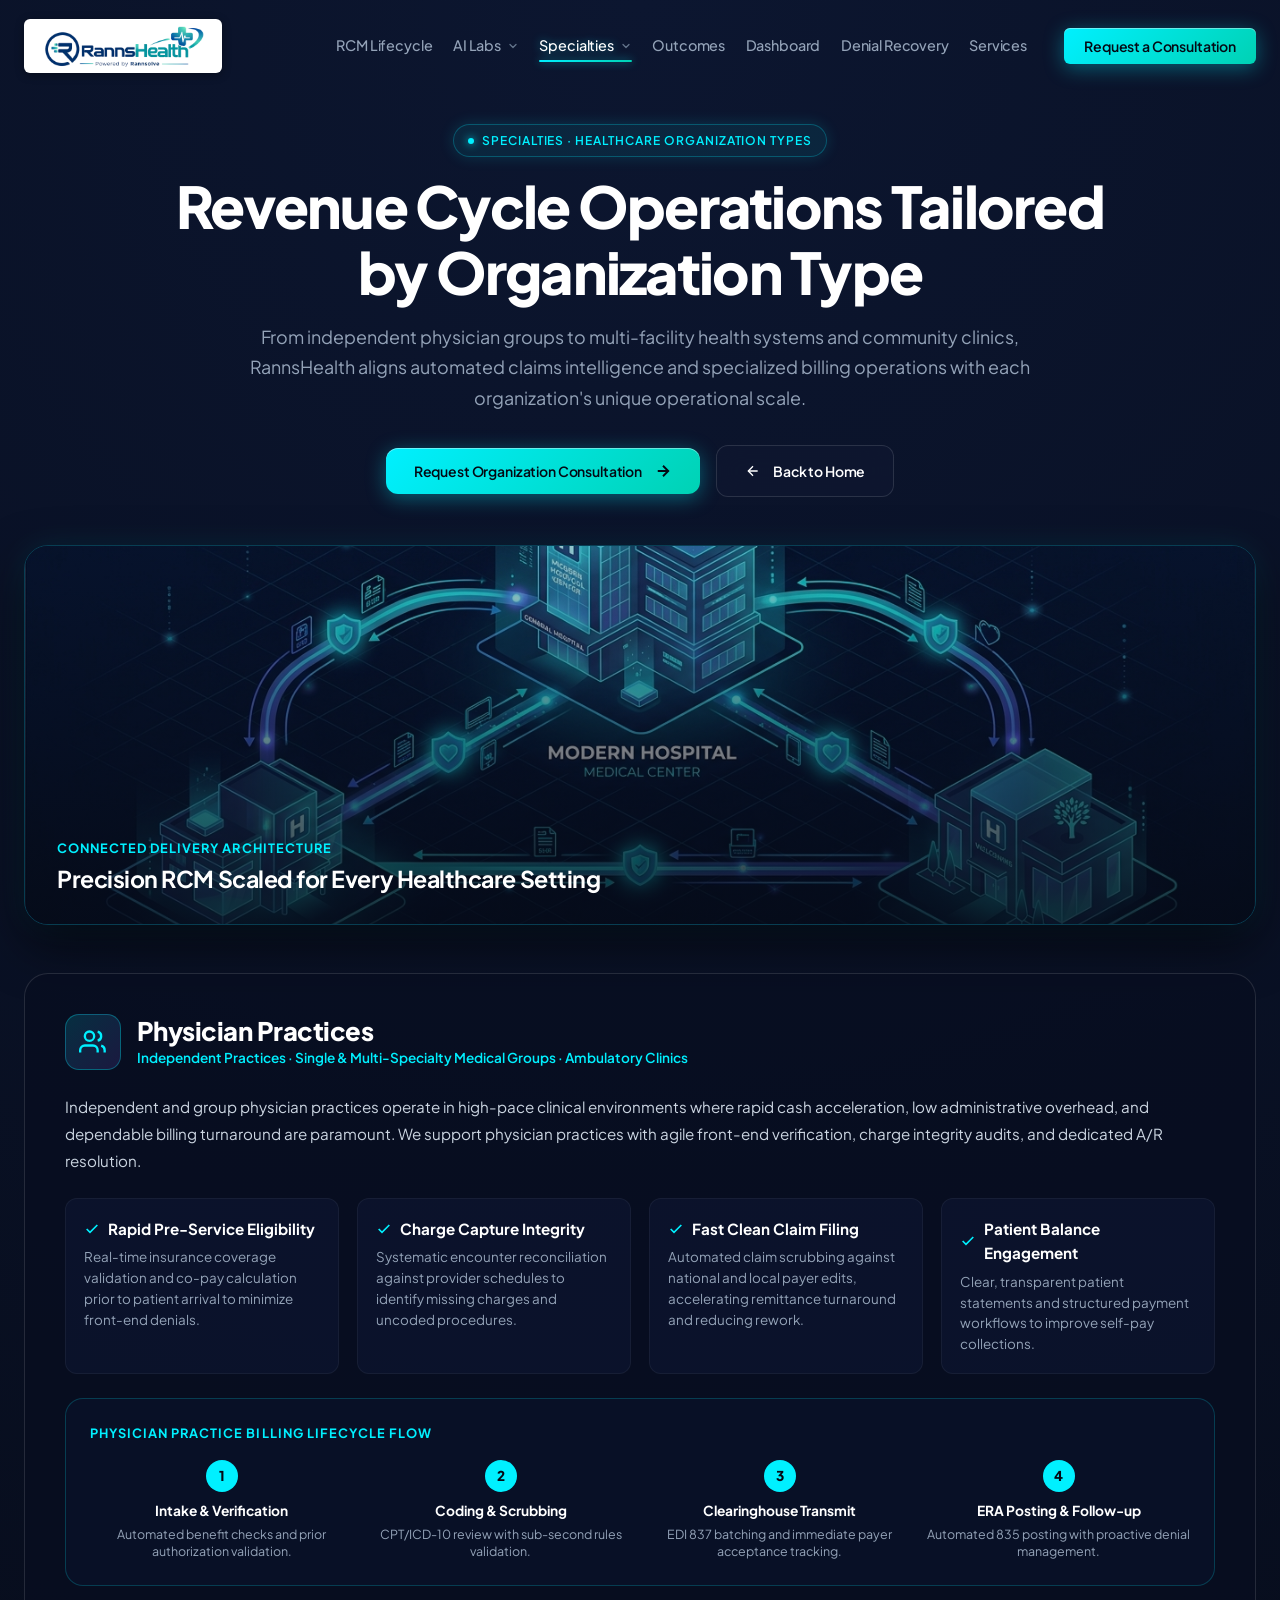
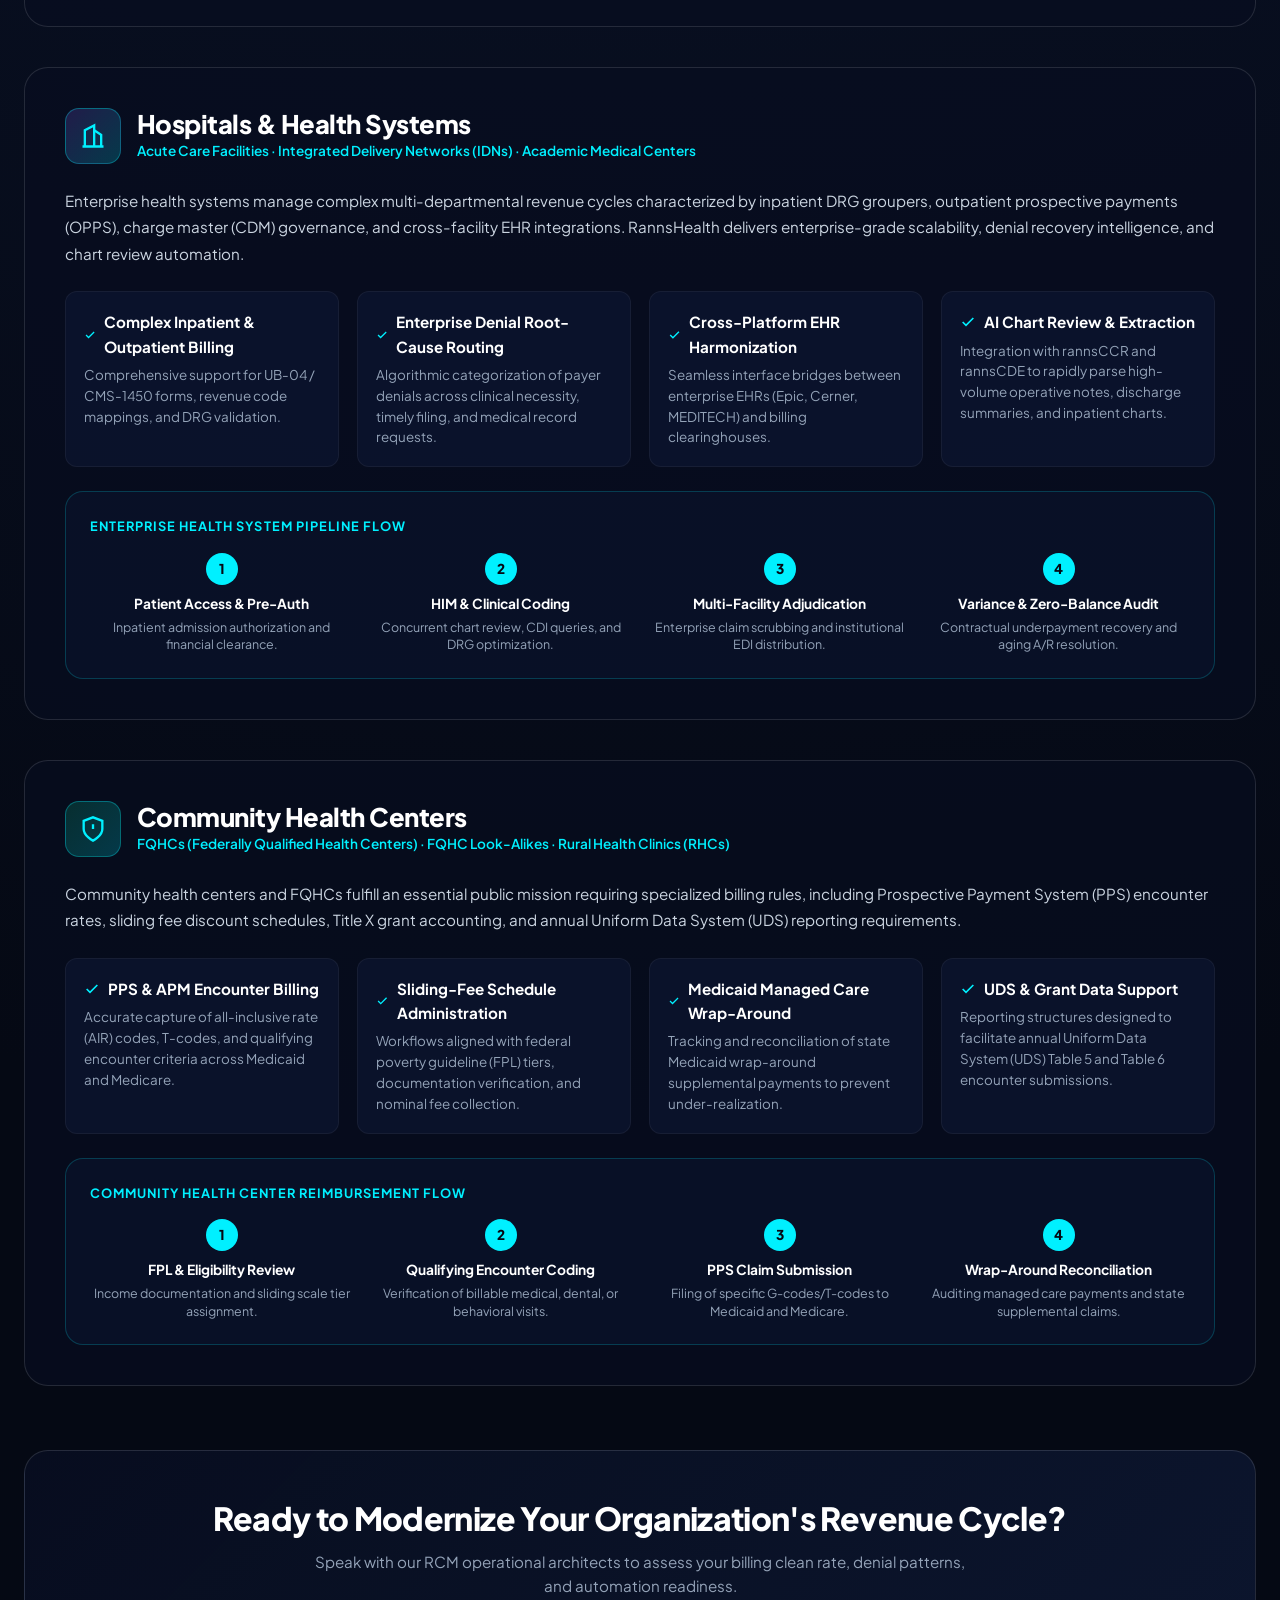
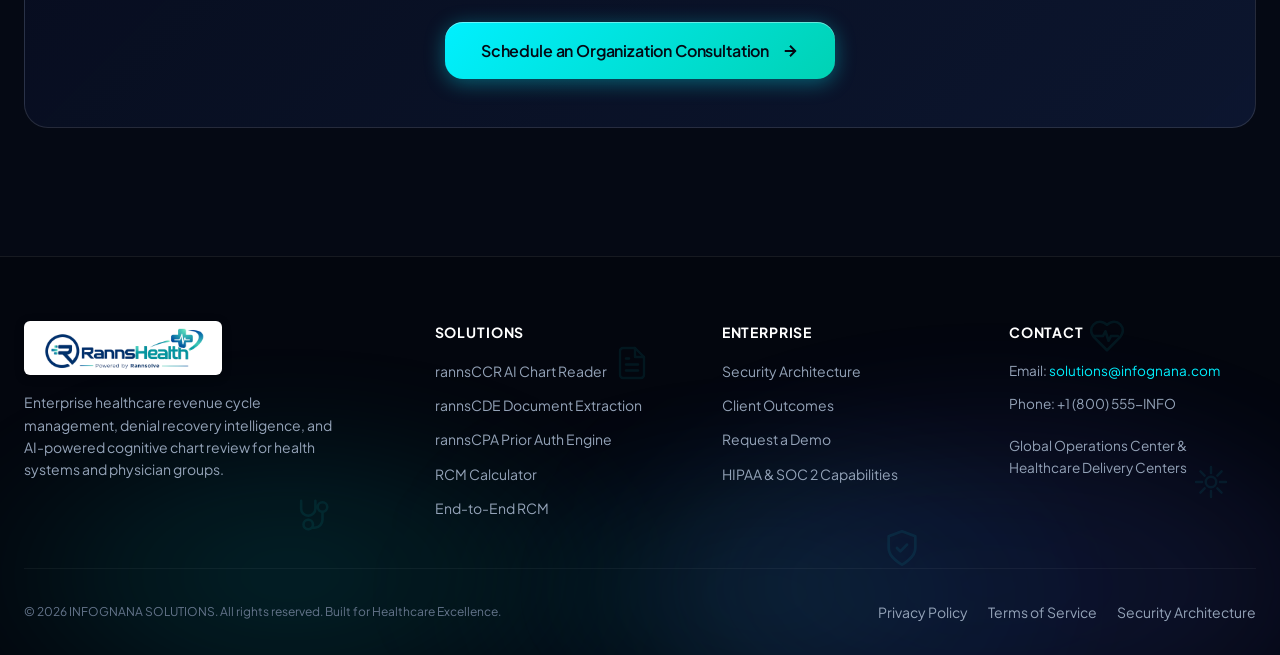
<file: organization-types.html>
<!DOCTYPE html>
<html lang="en">

<head>
  <meta charset="UTF-8">
  <meta name="viewport" content="width=device-width, initial-scale=1.0">
  <title>Organization Types | Healthcare RCM Solutions | RannsHealth</title>
  <meta name="description" content="Tailored revenue cycle management solutions for Physician Practices, Hospitals & Health Systems, and Community Health Centers by RannsHealth.">
  <meta name="theme-color" content="#050914">

  <!-- Google Fonts: Plus Jakarta Sans & JetBrains Mono -->
  <link rel="preconnect" href="https://fonts.googleapis.com">
  <link rel="preconnect" href="https://fonts.gstatic.com" crossorigin>
  <link
    href="https://fonts.googleapis.com/css2?family=JetBrains+Mono:wght@400;500;700&family=Plus+Jakarta+Sans:ital,wght@0,300;0,400;0,500;0,600;0,700;0,800;1,400;1,600&display=swap"
    rel="stylesheet">

  <!-- Favicon -->
  <link rel="icon" type="image/png" sizes="32x32" href="assets/favicon-32x32.png">
  <link rel="icon" type="image/png" sizes="16x16" href="assets/favicon-16x16.png">
  <link rel="apple-touch-icon" sizes="180x180" href="assets/apple-touch-icon.png">
  <link rel="shortcut icon" type="image/x-icon" href="favicon.ico">

  <!-- Stylesheets -->
  <link rel="stylesheet" href="css/variables.css?v=2.2">
  <link rel="stylesheet" href="css/base.css?v=2.3">
  <link rel="stylesheet" href="css/components.css?v=2.5">
  <link rel="stylesheet" href="css/animations.css?v=2.2">
</head>

<body>

  <!-- ======================================================================
       NAVIGATION & STICKY HEADER
       ====================================================================== -->
  <header class="header-nav" id="mainHeader">
    <div class="container nav-container">
      <!-- Brand Logo -->
      <a href="index.html" class="brand-logo" aria-label="RannsHealth — Powered by Rannsolve Home">
        <img src="assets/rannshealth-logo.png" alt="RannsHealth — Powered by Rannsolve" class="brand-logo-img">
      </a>

      <!-- Desktop Navigation Menu -->
      <nav class="nav-menu" aria-label="Primary Navigation">
        <a href="index.html#rcm-lifecycle" class="nav-link">RCM Lifecycle</a>
        <div class="nav-item-dropdown" id="aiLabsDropdown">
          <button type="button" class="nav-link nav-dropdown-trigger" id="aiLabsTrigger" aria-expanded="false" aria-haspopup="true" aria-controls="aiLabsMenu">
            <span>AI Labs</span>
            <svg class="dropdown-chevron" width="12" height="12" viewBox="0 0 24 24" fill="none" stroke="currentColor" stroke-width="2.5" stroke-linecap="round" stroke-linejoin="round" aria-hidden="true">
              <polyline points="6 9 12 15 18 9"></polyline>
            </svg>
          </button>
          <div class="nav-dropdown-menu" id="aiLabsMenu" role="menu" aria-labelledby="aiLabsTrigger">
            <a href="rannscde.html" class="nav-dropdown-item" role="menuitem">
              <span class="dropdown-item-bullet"></span>
              <span class="dropdown-item-title">rannsCDE</span>
            </a>
            <a href="rannsccr.html" class="nav-dropdown-item" role="menuitem">
              <span class="dropdown-item-bullet"></span>
              <span class="dropdown-item-title">rannsCCR</span>
            </a>
            <a href="rannscpa.html" class="nav-dropdown-item" role="menuitem">
              <span class="dropdown-item-bullet"></span>
              <span class="dropdown-item-title">rannsCPA</span>
            </a>
            <a href="rcm-calculator.html" class="nav-dropdown-item" role="menuitem">
              <span class="dropdown-item-bullet"></span>
              <span class="dropdown-item-title">RCM Calculator</span>
            </a>
          </div>
        </div>
        <div class="nav-item-dropdown" id="specialtiesDropdown">
          <button type="button" class="nav-link nav-dropdown-trigger active" id="specialtiesTrigger" aria-expanded="false" aria-haspopup="true" aria-controls="specialtiesMenu">
            <span>Specialties</span>
            <svg class="dropdown-chevron" width="12" height="12" viewBox="0 0 24 24" fill="none" stroke="currentColor" stroke-width="2.5" stroke-linecap="round" stroke-linejoin="round" aria-hidden="true">
              <polyline points="6 9 12 15 18 9"></polyline>
            </svg>
          </button>
          <div class="nav-dropdown-menu" id="specialtiesMenu" role="menu" aria-labelledby="specialtiesTrigger">
            <a href="organization-types.html" class="nav-dropdown-item active" role="menuitem">
              <span class="dropdown-item-bullet"></span>
              <span class="dropdown-item-title">Organization Types</span>
            </a>
            <a href="medical-specialties.html" class="nav-dropdown-item" role="menuitem">
              <span class="dropdown-item-bullet"></span>
              <span class="dropdown-item-title">Medical Specialties</span>
            </a>
            <a href="behavioral-health.html" class="nav-dropdown-item" role="menuitem">
              <span class="dropdown-item-bullet"></span>
              <span class="dropdown-item-title">Behavioral Health</span>
            </a>
          </div>
        </div>
        <a href="index.html#transformation" class="nav-link">Outcomes</a>
        <a href="index.html#dashboard" class="nav-link">Dashboard</a>
        <a href="index.html#denials" class="nav-link">Denial Recovery</a>
        <a href="index.html#services" class="nav-link">Services</a>
      </nav>

      <!-- Action CTAs -->
      <div class="nav-actions">
        <button type="button" class="btn btn-primary btn-sm open-consultation-modal-btn">Request a Consultation</button>
        <button type="button" class="nav-mobile-toggle" aria-label="Toggle Mobile Menu" aria-expanded="false">
          <svg width="24" height="24" viewBox="0 0 24 24" fill="none" stroke="currentColor" stroke-width="2">
            <line x1="3" y1="12" x2="21" y2="12"></line>
            <line x1="3" y1="6" x2="21" y2="6"></line>
            <line x1="3" y1="18" x2="21" y2="18"></line>
          </svg>
        </button>
      </div>
    </div>
  </header>

  <main class="product-page-main">
    <div class="container">
      <!-- Breadcrumb & Hero Header -->
      <div class="product-hero-header">
        <div class="eyebrow-badge badge-cyan product-hero-badge">
          <span class="badge-dot"></span>
          Specialties · Healthcare Organization Types
        </div>
        <h1 class="product-page-title">
          Revenue Cycle Operations Tailored by Organization Type
        </h1>
        <p class="product-page-subtitle">
          From independent physician groups to multi-facility health systems and community clinics, RannsHealth aligns automated claims intelligence and specialized billing operations with each organization's unique operational scale.
        </p>
        <div class="product-hero-actions">
          <button type="button" class="btn btn-primary open-consultation-modal-btn">
            <span class="btn-glow-stream" aria-hidden="true"></span>
            <span>Request Organization Consultation</span>
            <svg class="btn-icon" width="18" height="18" viewBox="0 0 24 24" fill="none" stroke="currentColor" stroke-width="2.5">
              <line x1="5" y1="12" x2="19" y2="12"></line>
              <polyline points="12 5 19 12 12 19"></polyline>
            </svg>
          </button>
          <a href="index.html" class="btn btn-secondary">
            <svg width="16" height="16" viewBox="0 0 24 24" fill="none" stroke="currentColor" stroke-width="2">
              <line x1="19" y1="12" x2="5" y2="12"></line>
              <polyline points="12 19 5 12 12 5"></polyline>
            </svg>
            <span>Back to Home</span>
          </a>
        </div>
      </div>

      <!-- Hero Visual Banner Image -->
      <div class="specialty-hero-banner">
        <img src="assets/specialties-org-types.jpg" alt="Connected Healthcare Organization Ecosystem - Physician Practices, Hospitals, and Community Health Centers" class="specialty-hero-img">
        <div class="specialty-hero-overlay">
          <div>
            <div style="font-size: 0.8rem; font-weight: 700; color: var(--color-cyan); text-transform: uppercase; letter-spacing: 0.08em; margin-bottom: 6px;">
              Connected Delivery Architecture
            </div>
            <h2 style="font-size: 1.45rem; font-weight: 700; color: #FFFFFF; margin: 0;">
              Precision RCM Scaled for Every Healthcare Setting
            </h2>
          </div>
        </div>
      </div>

      <!-- Organization Types Deck (3 Major Types) -->
      <div class="org-types-deck">
        <!-- 1. Physician Practices -->
        <article class="org-type-card reveal-on-scroll" id="physician-practices">
          <div class="org-card-header">
            <div class="org-card-icon">
              <svg width="28" height="28" viewBox="0 0 24 24" fill="none" stroke="currentColor" stroke-width="2">
                <path d="M16 21v-2a4 4 0 0 0-4-4H5a4 4 0 0 0-4 4v2"></path>
                <circle cx="9" cy="7" r="4"></circle>
                <path d="M22 21v-2a4 4 0 0 0-3-3.87"></path>
                <path d="M16 3.13a4 4 0 0 1 0 7.75"></path>
              </svg>
            </div>
            <div>
              <h2 class="org-card-title">Physician Practices</h2>
              <div class="org-card-tag">Independent Practices · Single & Multi-Specialty Medical Groups · Ambulatory Clinics</div>
            </div>
          </div>

          <p class="legal-text">
            Independent and group physician practices operate in high-pace clinical environments where rapid cash acceleration, low administrative overhead, and dependable billing turnaround are paramount. We support physician practices with agile front-end verification, charge integrity audits, and dedicated A/R resolution.
          </p>

          <div class="org-features-grid">
            <div class="org-feature-item">
              <div class="org-feature-title">
                <svg width="16" height="16" viewBox="0 0 24 24" fill="none" stroke="var(--color-cyan)" stroke-width="2.5"><polyline points="20 6 9 17 4 12"></polyline></svg>
                <span>Rapid Pre-Service Eligibility</span>
              </div>
              <div class="org-feature-desc">Real-time insurance coverage validation and co-pay calculation prior to patient arrival to minimize front-end denials.</div>
            </div>
            <div class="org-feature-item">
              <div class="org-feature-title">
                <svg width="16" height="16" viewBox="0 0 24 24" fill="none" stroke="var(--color-cyan)" stroke-width="2.5"><polyline points="20 6 9 17 4 12"></polyline></svg>
                <span>Charge Capture Integrity</span>
              </div>
              <div class="org-feature-desc">Systematic encounter reconciliation against provider schedules to identify missing charges and uncoded procedures.</div>
            </div>
            <div class="org-feature-item">
              <div class="org-feature-title">
                <svg width="16" height="16" viewBox="0 0 24 24" fill="none" stroke="var(--color-cyan)" stroke-width="2.5"><polyline points="20 6 9 17 4 12"></polyline></svg>
                <span>Fast Clean Claim Filing</span>
              </div>
              <div class="org-feature-desc">Automated claim scrubbing against national and local payer edits, accelerating remittance turnaround and reducing rework.</div>
            </div>
            <div class="org-feature-item">
              <div class="org-feature-title">
                <svg width="16" height="16" viewBox="0 0 24 24" fill="none" stroke="var(--color-cyan)" stroke-width="2.5"><polyline points="20 6 9 17 4 12"></polyline></svg>
                <span>Patient Balance Engagement</span>
              </div>
              <div class="org-feature-desc">Clear, transparent patient statements and structured payment workflows to improve self-pay collections.</div>
            </div>
          </div>

          <!-- Workflow Infographic -->
          <div class="workflow-infographic">
            <div style="font-size: 0.8rem; font-weight: 700; color: var(--color-cyan); text-transform: uppercase; letter-spacing: 0.08em; margin-bottom: 16px;">
              Physician Practice Billing Lifecycle Flow
            </div>
            <div class="workflow-steps">
              <div class="workflow-step">
                <span class="workflow-step-num">1</span>
                <div class="workflow-step-title">Intake & Verification</div>
                <div class="workflow-step-desc">Automated benefit checks and prior authorization validation.</div>
              </div>
              <div class="workflow-step">
                <span class="workflow-step-num">2</span>
                <div class="workflow-step-title">Coding & Scrubbing</div>
                <div class="workflow-step-desc">CPT/ICD-10 review with sub-second rules validation.</div>
              </div>
              <div class="workflow-step">
                <span class="workflow-step-num">3</span>
                <div class="workflow-step-title">Clearinghouse Transmit</div>
                <div class="workflow-step-desc">EDI 837 batching and immediate payer acceptance tracking.</div>
              </div>
              <div class="workflow-step">
                <span class="workflow-step-num">4</span>
                <div class="workflow-step-title">ERA Posting & Follow-up</div>
                <div class="workflow-step-desc">Automated 835 posting with proactive denial management.</div>
              </div>
            </div>
          </div>
        </article>

        <!-- 2. Hospitals & Health Systems -->
        <article class="org-type-card reveal-on-scroll" id="hospitals-health-systems">
          <div class="org-card-header">
            <div class="org-card-icon" style="background: linear-gradient(135deg, rgba(139, 92, 246, 0.2) 0%, rgba(0, 240, 255, 0.2) 100%);">
              <svg width="28" height="28" viewBox="0 0 24 24" fill="none" stroke="currentColor" stroke-width="2">
                <path d="M3 21h18"></path>
                <path d="M5 21V7l8-4v18"></path>
                <path d="M19 21V11l-6-4"></path>
                <line x1="9" y1="9" x2="9" y2="9.01"></line>
                <line x1="9" y1="13" x2="9" y2="13.01"></line>
                <line x1="9" y1="17" x2="9" y2="17.01"></line>
              </svg>
            </div>
            <div>
              <h2 class="org-card-title">Hospitals & Health Systems</h2>
              <div class="org-card-tag">Acute Care Facilities · Integrated Delivery Networks (IDNs) · Academic Medical Centers</div>
            </div>
          </div>

          <p class="legal-text">
            Enterprise health systems manage complex multi-departmental revenue cycles characterized by inpatient DRG groupers, outpatient prospective payments (OPPS), charge master (CDM) governance, and cross-facility EHR integrations. RannsHealth delivers enterprise-grade scalability, denial recovery intelligence, and chart review automation.
          </p>

          <div class="org-features-grid">
            <div class="org-feature-item">
              <div class="org-feature-title">
                <svg width="16" height="16" viewBox="0 0 24 24" fill="none" stroke="var(--color-cyan)" stroke-width="2.5"><polyline points="20 6 9 17 4 12"></polyline></svg>
                <span>Complex Inpatient & Outpatient Billing</span>
              </div>
              <div class="org-feature-desc">Comprehensive support for UB-04 / CMS-1450 forms, revenue code mappings, and DRG validation.</div>
            </div>
            <div class="org-feature-item">
              <div class="org-feature-title">
                <svg width="16" height="16" viewBox="0 0 24 24" fill="none" stroke="var(--color-cyan)" stroke-width="2.5"><polyline points="20 6 9 17 4 12"></polyline></svg>
                <span>Enterprise Denial Root-Cause Routing</span>
              </div>
              <div class="org-feature-desc">Algorithmic categorization of payer denials across clinical necessity, timely filing, and medical record requests.</div>
            </div>
            <div class="org-feature-item">
              <div class="org-feature-title">
                <svg width="16" height="16" viewBox="0 0 24 24" fill="none" stroke="var(--color-cyan)" stroke-width="2.5"><polyline points="20 6 9 17 4 12"></polyline></svg>
                <span>Cross-Platform EHR Harmonization</span>
              </div>
              <div class="org-feature-desc">Seamless interface bridges between enterprise EHRs (Epic, Cerner, MEDITECH) and billing clearinghouses.</div>
            </div>
            <div class="org-feature-item">
              <div class="org-feature-title">
                <svg width="16" height="16" viewBox="0 0 24 24" fill="none" stroke="var(--color-cyan)" stroke-width="2.5"><polyline points="20 6 9 17 4 12"></polyline></svg>
                <span>AI Chart Review & Extraction</span>
              </div>
              <div class="org-feature-desc">Integration with rannsCCR and rannsCDE to rapidly parse high-volume operative notes, discharge summaries, and inpatient charts.</div>
            </div>
          </div>

          <!-- Workflow Infographic -->
          <div class="workflow-infographic">
            <div style="font-size: 0.8rem; font-weight: 700; color: var(--color-cyan); text-transform: uppercase; letter-spacing: 0.08em; margin-bottom: 16px;">
              Enterprise Health System Pipeline Flow
            </div>
            <div class="workflow-steps">
              <div class="workflow-step">
                <span class="workflow-step-num">1</span>
                <div class="workflow-step-title">Patient Access & Pre-Auth</div>
                <div class="workflow-step-desc">Inpatient admission authorization and financial clearance.</div>
              </div>
              <div class="workflow-step">
                <span class="workflow-step-num">2</span>
                <div class="workflow-step-title">HIM & Clinical Coding</div>
                <div class="workflow-step-desc">Concurrent chart review, CDI queries, and DRG optimization.</div>
              </div>
              <div class="workflow-step">
                <span class="workflow-step-num">3</span>
                <div class="workflow-step-title">Multi-Facility Adjudication</div>
                <div class="workflow-step-desc">Enterprise claim scrubbing and institutional EDI distribution.</div>
              </div>
              <div class="workflow-step">
                <span class="workflow-step-num">4</span>
                <div class="workflow-step-title">Variance & Zero-Balance Audit</div>
                <div class="workflow-step-desc">Contractual underpayment recovery and aging A/R resolution.</div>
              </div>
            </div>
          </div>
        </article>

        <!-- 3. Community Health Centers -->
        <article class="org-type-card reveal-on-scroll" id="community-health-centers">
          <div class="org-card-header">
            <div class="org-card-icon" style="background: linear-gradient(135deg, rgba(16, 185, 129, 0.2) 0%, rgba(0, 240, 255, 0.2) 100%);">
              <svg width="28" height="28" viewBox="0 0 24 24" fill="none" stroke="currentColor" stroke-width="2">
                <path d="M12 22s8-4 8-10V5l-8-3-8 3v7c0 6 8 10 8 10z"></path>
                <line x1="12" y1="8" x2="12" y2="12"></line>
                <line x1="12" y1="16" x2="12.01" y2="16"></line>
              </svg>
            </div>
            <div>
              <h2 class="org-card-title">Community Health Centers</h2>
              <div class="org-card-tag">FQHCs (Federally Qualified Health Centers) · FQHC Look-Alikes · Rural Health Clinics (RHCs)</div>
            </div>
          </div>

          <p class="legal-text">
            Community health centers and FQHCs fulfill an essential public mission requiring specialized billing rules, including Prospective Payment System (PPS) encounter rates, sliding fee discount schedules, Title X grant accounting, and annual Uniform Data System (UDS) reporting requirements.
          </p>

          <div class="org-features-grid">
            <div class="org-feature-item">
              <div class="org-feature-title">
                <svg width="16" height="16" viewBox="0 0 24 24" fill="none" stroke="var(--color-cyan)" stroke-width="2.5"><polyline points="20 6 9 17 4 12"></polyline></svg>
                <span>PPS & APM Encounter Billing</span>
              </div>
              <div class="org-feature-desc">Accurate capture of all-inclusive rate (AIR) codes, T-codes, and qualifying encounter criteria across Medicaid and Medicare.</div>
            </div>
            <div class="org-feature-item">
              <div class="org-feature-title">
                <svg width="16" height="16" viewBox="0 0 24 24" fill="none" stroke="var(--color-cyan)" stroke-width="2.5"><polyline points="20 6 9 17 4 12"></polyline></svg>
                <span>Sliding-Fee Schedule Administration</span>
              </div>
              <div class="org-feature-desc">Workflows aligned with federal poverty guideline (FPL) tiers, documentation verification, and nominal fee collection.</div>
            </div>
            <div class="org-feature-item">
              <div class="org-feature-title">
                <svg width="16" height="16" viewBox="0 0 24 24" fill="none" stroke="var(--color-cyan)" stroke-width="2.5"><polyline points="20 6 9 17 4 12"></polyline></svg>
                <span>Medicaid Managed Care Wrap-Around</span>
              </div>
              <div class="org-feature-desc">Tracking and reconciliation of state Medicaid wrap-around supplemental payments to prevent under-realization.</div>
            </div>
            <div class="org-feature-item">
              <div class="org-feature-title">
                <svg width="16" height="16" viewBox="0 0 24 24" fill="none" stroke="var(--color-cyan)" stroke-width="2.5"><polyline points="20 6 9 17 4 12"></polyline></svg>
                <span>UDS & Grant Data Support</span>
              </div>
              <div class="org-feature-desc">Reporting structures designed to facilitate annual Uniform Data System (UDS) Table 5 and Table 6 encounter submissions.</div>
            </div>
          </div>

          <!-- Workflow Infographic -->
          <div class="workflow-infographic">
            <div style="font-size: 0.8rem; font-weight: 700; color: var(--color-cyan); text-transform: uppercase; letter-spacing: 0.08em; margin-bottom: 16px;">
              Community Health Center Reimbursement Flow
            </div>
            <div class="workflow-steps">
              <div class="workflow-step">
                <span class="workflow-step-num">1</span>
                <div class="workflow-step-title">FPL & Eligibility Review</div>
                <div class="workflow-step-desc">Income documentation and sliding scale tier assignment.</div>
              </div>
              <div class="workflow-step">
                <span class="workflow-step-num">2</span>
                <div class="workflow-step-title">Qualifying Encounter Coding</div>
                <div class="workflow-step-desc">Verification of billable medical, dental, or behavioral visits.</div>
              </div>
              <div class="workflow-step">
                <span class="workflow-step-num">3</span>
                <div class="workflow-step-title">PPS Claim Submission</div>
                <div class="workflow-step-desc">Filing of specific G-codes/T-codes to Medicaid and Medicare.</div>
              </div>
              <div class="workflow-step">
                <span class="workflow-step-num">4</span>
                <div class="workflow-step-title">Wrap-Around Reconciliation</div>
                <div class="workflow-step-desc">Auditing managed care payments and state supplemental claims.</div>
              </div>
            </div>
          </div>
        </article>
      </div>

      <!-- Bottom Consultation CTA Banner -->
      <div style="background: linear-gradient(135deg, rgba(8, 14, 32, 0.9) 0%, rgba(14, 24, 52, 0.85) 100%); border: 1px solid var(--border-glass); border-radius: var(--radius-xl); padding: clamp(28px, 5vw, 48px); text-align: center; margin-bottom: var(--space-12);">
        <h3 style="color: #FFFFFF; font-size: clamp(1.4rem, 2.5vw, 2rem); font-weight: 800; margin-bottom: 12px;">
          Ready to Modernize Your Organization's Revenue Cycle?
        </h3>
        <p style="color: var(--text-secondary); max-width: 650px; margin: 0 auto 24px; font-size: 0.95rem; line-height: 1.6;">
          Speak with our RCM operational architects to assess your billing clean rate, denial patterns, and automation readiness.
        </p>
        <button type="button" class="btn btn-primary btn-lg open-consultation-modal-btn">
          <span class="btn-glow-stream" aria-hidden="true"></span>
          <span>Schedule an Organization Consultation</span>
          <svg class="btn-icon-right" width="18" height="18" viewBox="0 0 24 24" fill="none" stroke="currentColor" stroke-width="2.5">
            <line x1="5" y1="12" x2="19" y2="12"></line>
            <polyline points="12 5 19 12 12 19"></polyline>
          </svg>
        </button>
      </div>
    </div>
  </main>

  <!-- ======================================================================
       ENTERPRISE FOOTER
       ====================================================================== -->
  <footer class="site-footer">
    <!-- Subtle, Premium Animated Background (Cyan/Teal/Blue Glowing Waves, Drift Particles, Faint Healthcare Icons) -->
    <div class="footer-ambient-bg" aria-hidden="true">
      <!-- Softly Glowing Gradient Waves in Cyan, Teal, and Deep Blue -->
      <div class="footer-wave-mesh">
        <div class="footer-wave footer-wave-cyan"></div>
        <div class="footer-wave footer-wave-teal"></div>
        <div class="footer-wave footer-wave-blue"></div>
      </div>

      <!-- Tiny Dim Drifting Background Particles Canvas -->
      <canvas id="footerParticlesCanvas" class="footer-particles-canvas"></canvas>

      <!-- Faint Healthcare-Themed Floating Decorative Icons (Low-Contrast, Hidden from A11y) -->
      <div class="footer-floating-icons">
        <!-- 1. Hospital -->
        <svg class="footer-float-icon icon-hospital" viewBox="0 0 24 24" fill="none" stroke="currentColor" stroke-width="1.6" stroke-linecap="round" stroke-linejoin="round">
          <path d="M3 21h18M5 21V5a2 2 0 0 1 2-2h10a2 2 0 0 1 2 2v16M9 9h6M12 6v6"/>
          <path d="M9 21v-4a2 2 0 0 1 2-2h2a2 2 0 0 1 2 2v4"/>
        </svg>

        <!-- 2. Stethoscope -->
        <svg class="footer-float-icon icon-stethoscope" viewBox="0 0 24 24" fill="none" stroke="currentColor" stroke-width="1.6" stroke-linecap="round" stroke-linejoin="round">
          <path d="M4.5 3v5a4.5 4.5 0 0 0 9 0V3M18 10a3 3 0 1 0 0-6 3 3 0 0 0 0 6zm0 0v5a5 5 0 0 1-5 5h-1"/>
          <circle cx="9" cy="18" r="3"/>
        </svg>

        <!-- 3. Billing / Invoice -->
        <svg class="footer-float-icon icon-billing" viewBox="0 0 24 24" fill="none" stroke="currentColor" stroke-width="1.6" stroke-linecap="round" stroke-linejoin="round">
          <path d="M14 2H6a2 2 0 0 0-2 2v16a2 2 0 0 0 2 2h12a2 2 0 0 0 2-2V8z"/>
          <polyline points="14 2 14 8 20 8"/>
          <line x1="16" y1="13" x2="8" y2="13"/>
          <line x1="16" y1="17" x2="8" y2="17"/>
          <line x1="10" y1="9" x2="8" y2="9"/>
        </svg>

        <!-- 4. Claims / Verification Shield -->
        <svg class="footer-float-icon icon-claims" viewBox="0 0 24 24" fill="none" stroke="currentColor" stroke-width="1.6" stroke-linecap="round" stroke-linejoin="round">
          <path d="M12 22s8-4 8-10V5l-8-3-8 3v7c0 6 8 10 8 10z"/>
          <path d="m9 12 2 2 4-4"/>
        </svg>

        <!-- 5. Insurance / Healthcare Heart Pulse -->
        <svg class="footer-float-icon icon-insurance" viewBox="0 0 24 24" fill="none" stroke="currentColor" stroke-width="1.6" stroke-linecap="round" stroke-linejoin="round">
          <path d="M19 14c1.49-1.46 3-3.21 3-5.5A5.5 5.5 0 0 0 16.5 3c-1.76 0-3 .5-4.5 2-1.5-1.5-2.74-2-4.5-2A5.5 5.5 0 0 0 2 8.5c0 2.3 1.5 4.05 3 5.5l7 7Z"/>
          <path d="M3.22 12H9.5l1.5-3 2 6 1.5-3h4.28"/>
        </svg>

        <!-- 6. AI Intelligence Node -->
        <svg class="footer-float-icon icon-ai" viewBox="0 0 24 24" fill="none" stroke="currentColor" stroke-width="1.6" stroke-linecap="round" stroke-linejoin="round">
          <path d="M12 2v4M12 18v4M4.93 4.93l2.83 2.83M16.24 16.24l2.83 2.83M2 12h4M18 12h4M4.93 19.07l2.83-2.83M16.24 7.76l2.83-2.83"/>
          <circle cx="12" cy="12" r="3.5"/>
        </svg>
      </div>
    </div>

    <div class="container">
      <div class="footer-grid">
        <!-- Col 1: Brand & Bio -->
        <div class="footer-brand-col">
          <a href="index.html" class="brand-logo" aria-label="RannsHealth — Powered by Rannsolve Home">
            <img src="assets/rannshealth-logo.png" alt="RannsHealth — Powered by Rannsolve" class="brand-logo-img-footer">
          </a>
          <p class="footer-copy">
            Enterprise healthcare revenue cycle management, denial recovery intelligence, and AI-powered cognitive chart
            review for health systems and physician groups.
          </p>
        </div>

        <!-- Col 2: Solutions -->
        <div>
          <div class="footer-col-title">Solutions</div>
          <div class="footer-links-list">
            <a href="rannsccr.html" class="footer-link">rannsCCR AI Chart Reader</a>
            <a href="rannscde.html" class="footer-link">rannsCDE Document Extraction</a>
            <a href="rannscpa.html" class="footer-link">rannsCPA Prior Auth Engine</a>
            <a href="rcm-calculator.html" class="footer-link">RCM Calculator</a>
            <a href="index.html#rcm-lifecycle" class="footer-link">End-to-End RCM</a>
          </div>
        </div>

        <!-- Col 3: Company & Trust -->
        <div>
          <div class="footer-col-title">Enterprise</div>
          <div class="footer-links-list">
            <a href="security-architecture.html" class="footer-link">Security Architecture</a>
            <a href="index.html#transformation" class="footer-link">Client Outcomes</a>
            <a href="#" class="footer-link open-consultation-modal-btn">Request a Demo</a>
            <a href="security-architecture.html" class="footer-link">HIPAA & SOC 2 Capabilities</a>
          </div>
        </div>

        <!-- Col 4: Contact & Locations -->
        <div>
          <div class="footer-col-title">Contact</div>
          <div class="footer-links-list" style="font-size: 0.85rem; color: #94A3B8; line-height: 1.6;">
            <div>Email: <a href="mailto:solutions@infognana.com" style="color: var(--color-cyan);">solutions@infognana.com</a></div>
            <div>Phone: +1 (800) 555-INFO</div>
            <div style="margin-top: 8px;">Global Operations Center & Healthcare Delivery Centers</div>
          </div>
        </div>
      </div>

      <div class="footer-bottom">
        <div>
          © 2026 INFOGNANA SOLUTIONS. All rights reserved. Built for Healthcare Excellence.
        </div>
        <div class="footer-legal-links">
          <a href="privacy-policy.html" class="footer-link">Privacy Policy</a>
          <a href="terms-of-service.html" class="footer-link">Terms of Service</a>
          <a href="security-architecture.html" class="footer-link">Security Architecture</a>
        </div>
      </div>
    </div>
  </footer>

  <!-- Consultation Modal Component -->
  <div class="modal-overlay" id="consultationModalOverlay" role="dialog" aria-modal="true" aria-labelledby="modalTitle">
    <div class="modal-card">
      <button type="button" class="modal-close-btn" id="closeConsultationModalBtn" aria-label="Close Modal">
        <svg width="20" height="20" viewBox="0 0 24 24" fill="none" stroke="currentColor" stroke-width="2">
          <line x1="18" y1="6" x2="6" y2="18"></line>
          <line x1="6" y1="6" x2="18" y2="18"></line>
        </svg>
      </button>

      <form id="consultationBookingForm">
        <div style="margin-bottom: 24px;">
          <div class="eyebrow-badge badge-cyan" style="margin-bottom: 8px;">
            <span class="badge-dot"></span>
            Organization RCM Advisory
          </div>
          <h3 id="modalTitle" style="color: #FFFFFF; font-size: 1.5rem; font-weight: 700; margin-bottom: 6px;">
            Schedule Organization Consultation
          </h3>
          <p style="font-size: 0.85rem; color: #94A3B8;">
            Connect with a Senior RCM Architect to evaluate billing workflows tailored to your provider organization type.
          </p>
        </div>

        <div class="form-group">
          <label for="formFullName" class="form-label">Full Name *</label>
          <input type="text" id="formFullName" class="form-input" placeholder="e.g. Dr. Sarah Jenkins, MD" required>
        </div>

        <div class="form-group">
          <label for="formWorkEmail" class="form-label">Work Email *</label>
          <input type="email" id="formWorkEmail" class="form-input" placeholder="sjenkins@healthsystem.org" required>
        </div>

        <div class="form-group">
          <label for="formOrgType" class="form-label">Organization Type *</label>
          <select id="formOrgType" class="form-select" required>
            <option value="Physician Practices">Physician Practice / Medical Group</option>
            <option value="Hospitals & Health Systems">Hospital & Health System</option>
            <option value="Community Health Centers">Community Health Center (FQHC / RHC)</option>
            <option value="Specialty Clinic">Specialty Clinic</option>
            <option value="Medical Billing Company">Medical Billing Company</option>
          </select>
        </div>

        <button type="submit" class="btn btn-primary modal-submit-btn" style="width: 100%; margin-top: 12px;">
          <span class="btn-glow-stream" aria-hidden="true"></span>
          <span class="btn-text">Submit Consultation Request</span>
          <svg class="btn-icon" width="18" height="18" viewBox="0 0 24 24" fill="none" stroke="currentColor" stroke-width="2.5">
            <line x1="5" y1="12" x2="19" y2="12"></line>
            <polyline points="12 5 19 12 12 19"></polyline>
          </svg>
        </button>

        <div class="modal-privacy-notice">
          🔒 Confidential. RannsHealth adheres to strict HIPAA non-disclosure protocols.
        </div>
      </form>

      <div id="modalConfirmationView" style="display: none;"></div>
    </div>
  </div>

  <!-- JavaScript Application -->
  <script type="module" src="js/main.js"></script>
</body>

</html>
</file>
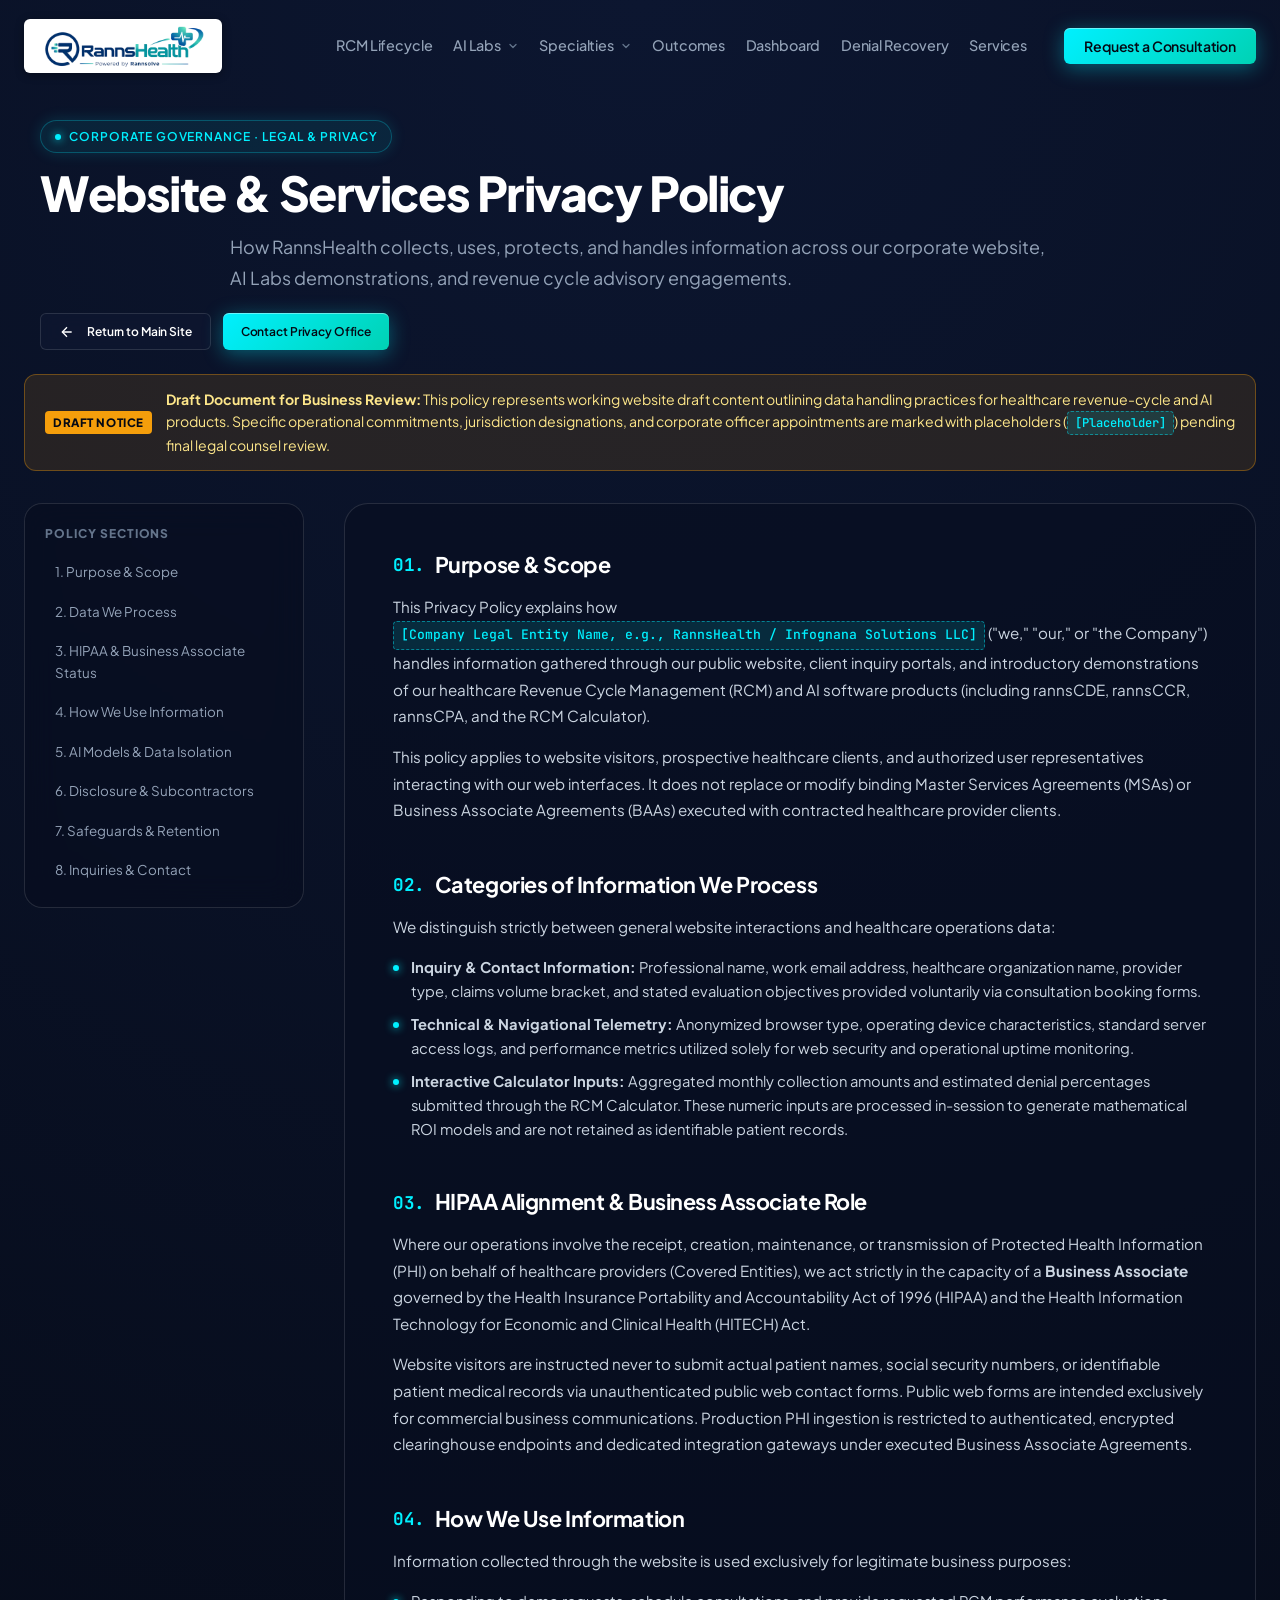
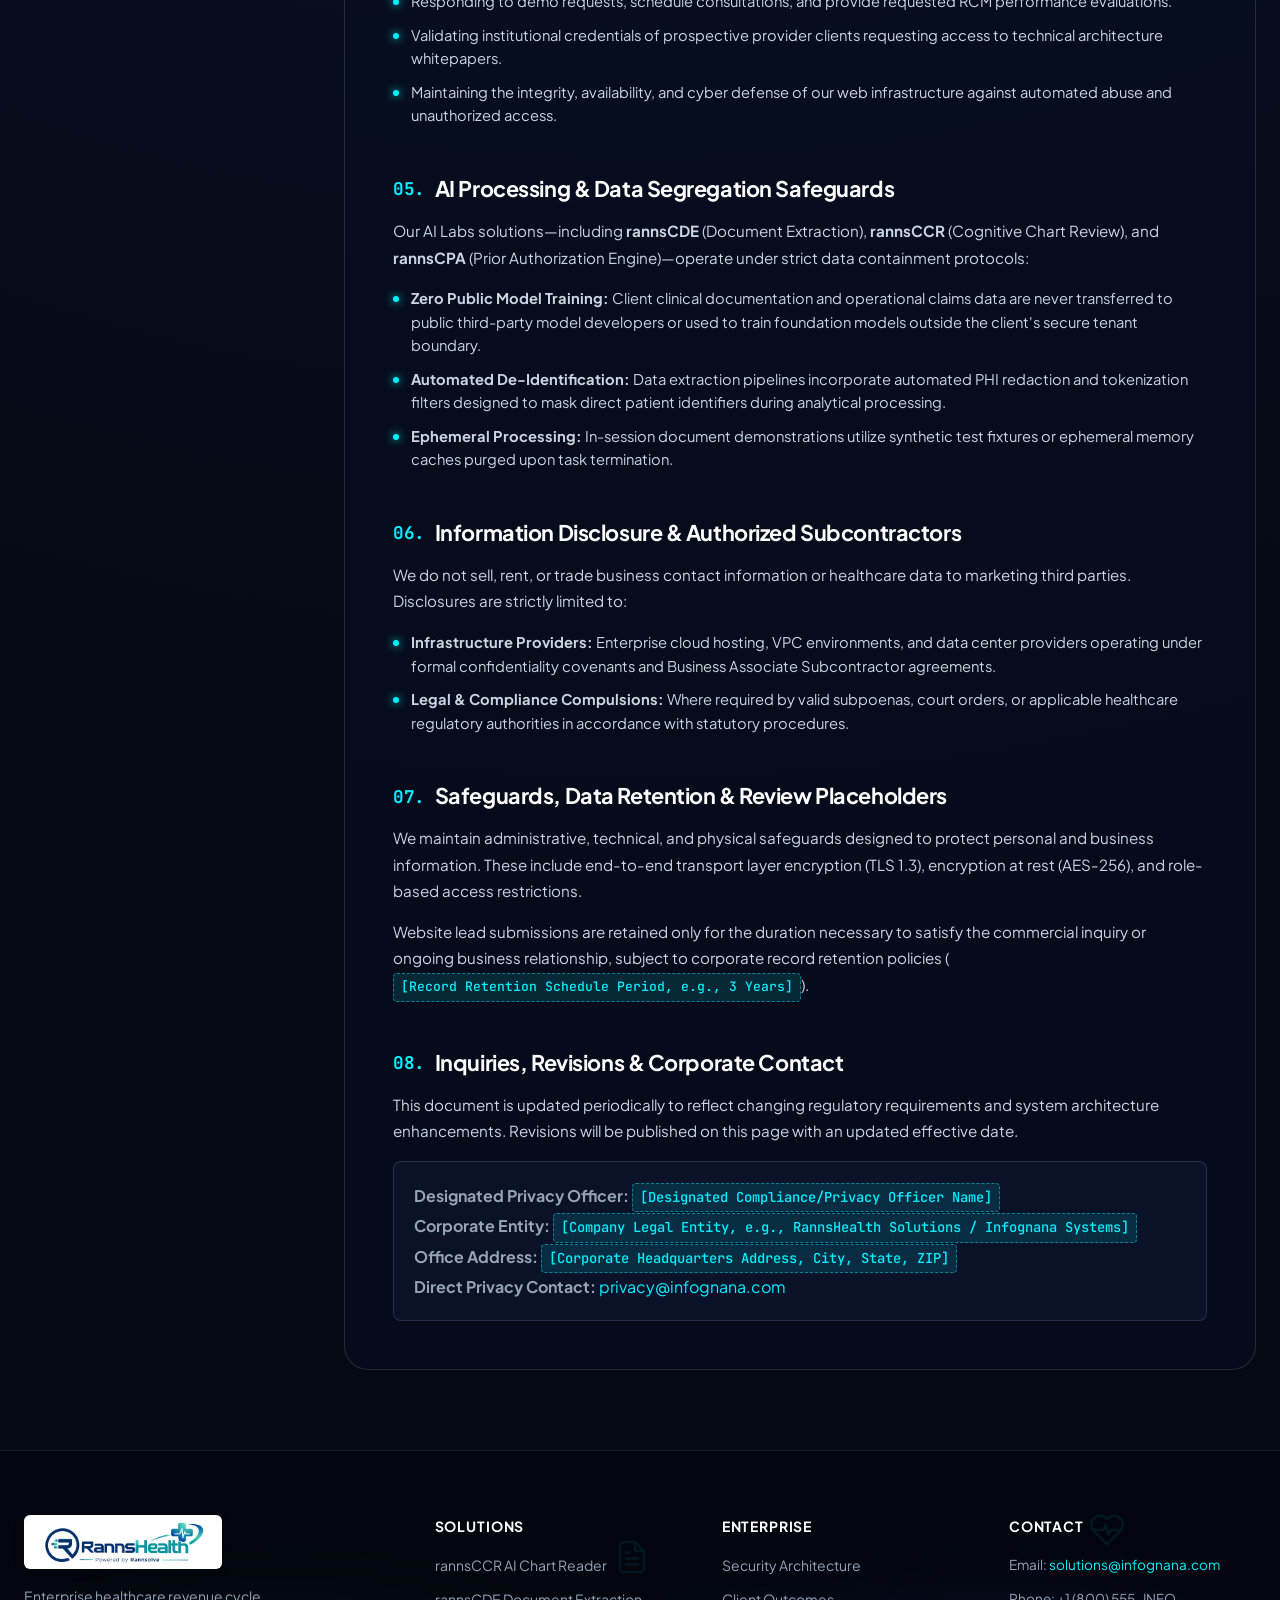
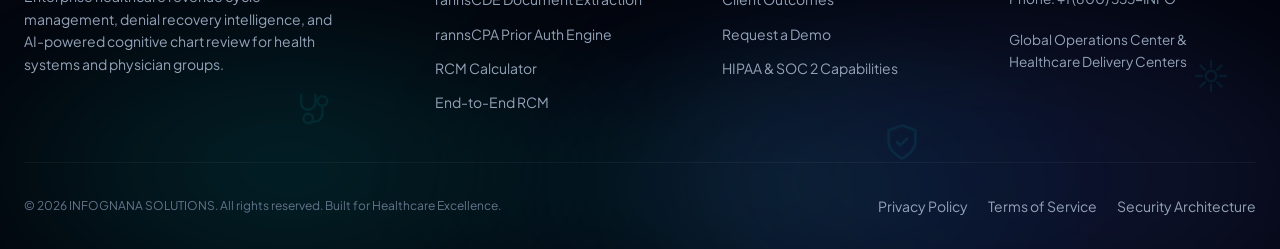
<file: privacy-policy.html>
<!DOCTYPE html>
<html lang="en">

<head>
  <meta charset="UTF-8">
  <meta name="viewport" content="width=device-width, initial-scale=1.0">
  <title>Privacy Policy | Draft for Review | RannsHealth</title>
  <meta name="description" content="Draft Privacy Policy for RannsHealth healthcare revenue-cycle management and AI products. Documented for business and legal review.">
  <meta name="theme-color" content="#050914">

  <!-- Google Fonts: Plus Jakarta Sans & JetBrains Mono -->
  <link rel="preconnect" href="https://fonts.googleapis.com">
  <link rel="preconnect" href="https://fonts.gstatic.com" crossorigin>
  <link
    href="https://fonts.googleapis.com/css2?family=JetBrains+Mono:wght@400;500;700&family=Plus+Jakarta+Sans:ital,wght@0,300;0,400;0,500;0,600;0,700;0,800;1,400;1,600&display=swap"
    rel="stylesheet">

  <!-- Favicon -->
  <link rel="icon" type="image/png" sizes="32x32" href="assets/favicon-32x32.png">
  <link rel="icon" type="image/png" sizes="16x16" href="assets/favicon-16x16.png">
  <link rel="apple-touch-icon" sizes="180x180" href="assets/apple-touch-icon.png">
  <link rel="shortcut icon" type="image/x-icon" href="favicon.ico">

  <!-- Stylesheets -->
  <link rel="stylesheet" href="css/variables.css?v=2.2">
  <link rel="stylesheet" href="css/base.css?v=2.3">
  <link rel="stylesheet" href="css/components.css?v=2.5">
  <link rel="stylesheet" href="css/animations.css?v=2.2">
</head>

<body>

  <!-- ======================================================================
       NAVIGATION & STICKY HEADER
       ====================================================================== -->
  <header class="header-nav" id="mainHeader">
    <div class="container nav-container">
      <!-- Brand Logo -->
      <a href="index.html" class="brand-logo" aria-label="RannsHealth — Powered by Rannsolve Home">
        <img src="assets/rannshealth-logo.png" alt="RannsHealth — Powered by Rannsolve" class="brand-logo-img">
      </a>

      <!-- Desktop Navigation Menu -->
      <nav class="nav-menu" aria-label="Primary Navigation">
        <a href="index.html#rcm-lifecycle" class="nav-link">RCM Lifecycle</a>
        <div class="nav-item-dropdown" id="aiLabsDropdown">
          <button type="button" class="nav-link nav-dropdown-trigger" id="aiLabsTrigger" aria-expanded="false" aria-haspopup="true" aria-controls="aiLabsMenu">
            <span>AI Labs</span>
            <svg class="dropdown-chevron" width="12" height="12" viewBox="0 0 24 24" fill="none" stroke="currentColor" stroke-width="2.5" stroke-linecap="round" stroke-linejoin="round" aria-hidden="true">
              <polyline points="6 9 12 15 18 9"></polyline>
            </svg>
          </button>
          <div class="nav-dropdown-menu" id="aiLabsMenu" role="menu" aria-labelledby="aiLabsTrigger">
            <a href="rannscde.html" class="nav-dropdown-item" role="menuitem">
              <span class="dropdown-item-bullet"></span>
              <span class="dropdown-item-title">rannsCDE</span>
            </a>
            <a href="rannsccr.html" class="nav-dropdown-item" role="menuitem">
              <span class="dropdown-item-bullet"></span>
              <span class="dropdown-item-title">rannsCCR</span>
            </a>
            <a href="rannscpa.html" class="nav-dropdown-item" role="menuitem">
              <span class="dropdown-item-bullet"></span>
              <span class="dropdown-item-title">rannsCPA</span>
            </a>
            <a href="rcm-calculator.html" class="nav-dropdown-item" role="menuitem">
              <span class="dropdown-item-bullet"></span>
              <span class="dropdown-item-title">RCM Calculator</span>
            </a>
          </div>
        </div>
        <div class="nav-item-dropdown" id="specialtiesDropdown">
          <button type="button" class="nav-link nav-dropdown-trigger" id="specialtiesTrigger" aria-expanded="false" aria-haspopup="true" aria-controls="specialtiesMenu">
            <span>Specialties</span>
            <svg class="dropdown-chevron" width="12" height="12" viewBox="0 0 24 24" fill="none" stroke="currentColor" stroke-width="2.5" stroke-linecap="round" stroke-linejoin="round" aria-hidden="true">
              <polyline points="6 9 12 15 18 9"></polyline>
            </svg>
          </button>
          <div class="nav-dropdown-menu" id="specialtiesMenu" role="menu" aria-labelledby="specialtiesTrigger">
            <a href="organization-types.html" class="nav-dropdown-item" role="menuitem">
              <span class="dropdown-item-bullet"></span>
              <span class="dropdown-item-title">Organization Types</span>
            </a>
            <a href="medical-specialties.html" class="nav-dropdown-item" role="menuitem">
              <span class="dropdown-item-bullet"></span>
              <span class="dropdown-item-title">Medical Specialties</span>
            </a>
            <a href="behavioral-health.html" class="nav-dropdown-item" role="menuitem">
              <span class="dropdown-item-bullet"></span>
              <span class="dropdown-item-title">Behavioral Health</span>
            </a>
          </div>
        </div>
        <a href="index.html#transformation" class="nav-link">Outcomes</a>
        <a href="index.html#dashboard" class="nav-link">Dashboard</a>
        <a href="index.html#denials" class="nav-link">Denial Recovery</a>
        <a href="index.html#services" class="nav-link">Services</a>
      </nav>

      <!-- Action CTAs -->
      <div class="nav-actions">
        <button type="button" class="btn btn-primary btn-sm open-consultation-modal-btn">Request a Consultation</button>
        <button type="button" class="nav-mobile-toggle" aria-label="Toggle Mobile Menu" aria-expanded="false">
          <svg width="24" height="24" viewBox="0 0 24 24" fill="none" stroke="currentColor" stroke-width="2">
            <line x1="3" y1="12" x2="21" y2="12"></line>
            <line x1="3" y1="6" x2="21" y2="6"></line>
            <line x1="3" y1="18" x2="21" y2="18"></line>
          </svg>
        </button>
      </div>
    </div>
  </header>

  <main class="policy-page-main">
    <div class="container">
      <!-- Breadcrumb & Header -->
      <div class="product-hero-header" style="text-align: left; max-width: 100%; margin-bottom: 24px;">
        <div class="eyebrow-badge badge-cyan" style="margin-bottom: 12px;">
          <span class="badge-dot"></span>
          Corporate Governance · Legal & Privacy
        </div>
        <h1 class="product-page-title" style="font-size: clamp(2rem, 3.8vw, 3rem); margin-bottom: 12px;">
          Website & Services Privacy Policy
        </h1>
        <p class="product-page-subtitle" style="max-width: 820px; margin-bottom: 20px;">
          How RannsHealth collects, uses, protects, and handles information across our corporate website, AI Labs demonstrations, and revenue cycle advisory engagements.
        </p>
        <div style="display: flex; gap: 12px; flex-wrap: wrap;">
          <a href="index.html" class="btn btn-secondary btn-sm">
            <svg width="16" height="16" viewBox="0 0 24 24" fill="none" stroke="currentColor" stroke-width="2">
              <line x1="19" y1="12" x2="5" y2="12"></line>
              <polyline points="12 19 5 12 12 5"></polyline>
            </svg>
            <span>Return to Main Site</span>
          </a>
          <button type="button" class="btn btn-primary btn-sm open-consultation-modal-btn">
            <span>Contact Privacy Office</span>
          </button>
        </div>
      </div>

      <!-- Business Review Notice Banner -->
      <div class="policy-draft-banner">
        <span class="policy-draft-badge">Draft Notice</span>
        <div>
          <strong>Draft Document for Business Review:</strong> This policy represents working website draft content outlining data handling practices for healthcare revenue-cycle and AI products. Specific operational commitments, jurisdiction designations, and corporate officer appointments are marked with placeholders (<span class="doc-placeholder">[Placeholder]</span>) pending final legal counsel review.
        </div>
      </div>

      <!-- Main Layout: Sidebar & Content -->
      <div class="legal-grid">
        <!-- Sticky Sidebar Navigation -->
        <aside class="legal-sidebar">
          <div class="legal-nav-title">Policy Sections</div>
          <nav class="legal-nav-list" aria-label="Privacy Policy Sections">
            <a href="#section-1" class="legal-nav-link">1. Purpose & Scope</a>
            <a href="#section-2" class="legal-nav-link">2. Data We Process</a>
            <a href="#section-3" class="legal-nav-link">3. HIPAA & Business Associate Status</a>
            <a href="#section-4" class="legal-nav-link">4. How We Use Information</a>
            <a href="#section-5" class="legal-nav-link">5. AI Models & Data Isolation</a>
            <a href="#section-6" class="legal-nav-link">6. Disclosure & Subcontractors</a>
            <a href="#section-7" class="legal-nav-link">7. Safeguards & Retention</a>
            <a href="#section-8" class="legal-nav-link">8. Inquiries & Contact</a>
          </nav>
        </aside>

        <!-- Document Content -->
        <article class="legal-content-card">
          <!-- Section 1 -->
          <section class="legal-section" id="section-1">
            <h2 class="legal-section-title">
              <span class="legal-section-number">01.</span>
              Purpose & Scope
            </h2>
            <p class="legal-text">
              This Privacy Policy explains how <span class="doc-placeholder">[Company Legal Entity Name, e.g., RannsHealth / Infognana Solutions LLC]</span> ("we," "our," or "the Company") handles information gathered through our public website, client inquiry portals, and introductory demonstrations of our healthcare Revenue Cycle Management (RCM) and AI software products (including rannsCDE, rannsCCR, rannsCPA, and the RCM Calculator).
            </p>
            <p class="legal-text">
              This policy applies to website visitors, prospective healthcare clients, and authorized user representatives interacting with our web interfaces. It does not replace or modify binding Master Services Agreements (MSAs) or Business Associate Agreements (BAAs) executed with contracted healthcare provider clients.
            </p>
          </section>

          <!-- Section 2 -->
          <section class="legal-section" id="section-2">
            <h2 class="legal-section-title">
              <span class="legal-section-number">02.</span>
              Categories of Information We Process
            </h2>
            <p class="legal-text">
              We distinguish strictly between general website interactions and healthcare operations data:
            </p>
            <ul class="legal-list">
              <li class="legal-list-item">
                <span class="legal-list-bullet"></span>
                <div>
                  <strong>Inquiry & Contact Information:</strong> Professional name, work email address, healthcare organization name, provider type, claims volume bracket, and stated evaluation objectives provided voluntarily via consultation booking forms.
                </div>
              </li>
              <li class="legal-list-item">
                <span class="legal-list-bullet"></span>
                <div>
                  <strong>Technical & Navigational Telemetry:</strong> Anonymized browser type, operating device characteristics, standard server access logs, and performance metrics utilized solely for web security and operational uptime monitoring.
                </div>
              </li>
              <li class="legal-list-item">
                <span class="legal-list-bullet"></span>
                <div>
                  <strong>Interactive Calculator Inputs:</strong> Aggregated monthly collection amounts and estimated denial percentages submitted through the RCM Calculator. These numeric inputs are processed in-session to generate mathematical ROI models and are not retained as identifiable patient records.
                </div>
              </li>
            </ul>
          </section>

          <!-- Section 3 -->
          <section class="legal-section" id="section-3">
            <h2 class="legal-section-title">
              <span class="legal-section-number">03.</span>
              HIPAA Alignment & Business Associate Role
            </h2>
            <p class="legal-text">
              Where our operations involve the receipt, creation, maintenance, or transmission of Protected Health Information (PHI) on behalf of healthcare providers (Covered Entities), we act strictly in the capacity of a <strong>Business Associate</strong> governed by the Health Insurance Portability and Accountability Act of 1996 (HIPAA) and the Health Information Technology for Economic and Clinical Health (HITECH) Act.
            </p>
            <p class="legal-text">
              Website visitors are instructed never to submit actual patient names, social security numbers, or identifiable patient medical records via unauthenticated public web contact forms. Public web forms are intended exclusively for commercial business communications. Production PHI ingestion is restricted to authenticated, encrypted clearinghouse endpoints and dedicated integration gateways under executed Business Associate Agreements.
            </p>
          </section>

          <!-- Section 4 -->
          <section class="legal-section" id="section-4">
            <h2 class="legal-section-title">
              <span class="legal-section-number">04.</span>
              How We Use Information
            </h2>
            <p class="legal-text">
              Information collected through the website is used exclusively for legitimate business purposes:
            </p>
            <ul class="legal-list">
              <li class="legal-list-item">
                <span class="legal-list-bullet"></span>
                <div>Responding to demo requests, schedule consultations, and provide requested RCM performance evaluations.</div>
              </li>
              <li class="legal-list-item">
                <span class="legal-list-bullet"></span>
                <div>Validating institutional credentials of prospective provider clients requesting access to technical architecture whitepapers.</div>
              </li>
              <li class="legal-list-item">
                <span class="legal-list-bullet"></span>
                <div>Maintaining the integrity, availability, and cyber defense of our web infrastructure against automated abuse and unauthorized access.</div>
              </li>
            </ul>
          </section>

          <!-- Section 5 -->
          <section class="legal-section" id="section-5">
            <h2 class="legal-section-title">
              <span class="legal-section-number">05.</span>
              AI Processing & Data Segregation Safeguards
            </h2>
            <p class="legal-text">
              Our AI Labs solutions—including <strong>rannsCDE</strong> (Document Extraction), <strong>rannsCCR</strong> (Cognitive Chart Review), and <strong>rannsCPA</strong> (Prior Authorization Engine)—operate under strict data containment protocols:
            </p>
            <ul class="legal-list">
              <li class="legal-list-item">
                <span class="legal-list-bullet"></span>
                <div>
                  <strong>Zero Public Model Training:</strong> Client clinical documentation and operational claims data are never transferred to public third-party model developers or used to train foundation models outside the client's secure tenant boundary.
                </div>
              </li>
              <li class="legal-list-item">
                <span class="legal-list-bullet"></span>
                <div>
                  <strong>Automated De-Identification:</strong> Data extraction pipelines incorporate automated PHI redaction and tokenization filters designed to mask direct patient identifiers during analytical processing.
                </div>
              </li>
              <li class="legal-list-item">
                <span class="legal-list-bullet"></span>
                <div>
                  <strong>Ephemeral Processing:</strong> In-session document demonstrations utilize synthetic test fixtures or ephemeral memory caches purged upon task termination.
                </div>
              </li>
            </ul>
          </section>

          <!-- Section 6 -->
          <section class="legal-section" id="section-6">
            <h2 class="legal-section-title">
              <span class="legal-section-number">06.</span>
              Information Disclosure & Authorized Subcontractors
            </h2>
            <p class="legal-text">
              We do not sell, rent, or trade business contact information or healthcare data to marketing third parties. Disclosures are strictly limited to:
            </p>
            <ul class="legal-list">
              <li class="legal-list-item">
                <span class="legal-list-bullet"></span>
                <div>
                  <strong>Infrastructure Providers:</strong> Enterprise cloud hosting, VPC environments, and data center providers operating under formal confidentiality covenants and Business Associate Subcontractor agreements.
                </div>
              </li>
              <li class="legal-list-item">
                <span class="legal-list-bullet"></span>
                <div>
                  <strong>Legal & Compliance Compulsions:</strong> Where required by valid subpoenas, court orders, or applicable healthcare regulatory authorities in accordance with statutory procedures.
                </div>
              </li>
            </ul>
          </section>

          <!-- Section 7 -->
          <section class="legal-section" id="section-7">
            <h2 class="legal-section-title">
              <span class="legal-section-number">07.</span>
              Safeguards, Data Retention & Review Placeholders
            </h2>
            <p class="legal-text">
              We maintain administrative, technical, and physical safeguards designed to protect personal and business information. These include end-to-end transport layer encryption (TLS 1.3), encryption at rest (AES-256), and role-based access restrictions.
            </p>
            <p class="legal-text">
              Website lead submissions are retained only for the duration necessary to satisfy the commercial inquiry or ongoing business relationship, subject to corporate record retention policies (<span class="doc-placeholder">[Record Retention Schedule Period, e.g., 3 Years]</span>).
            </p>
          </section>

          <!-- Section 8 -->
          <section class="legal-section" id="section-8">
            <h2 class="legal-section-title">
              <span class="legal-section-number">08.</span>
              Inquiries, Revisions & Corporate Contact
            </h2>
            <p class="legal-text">
              This document is updated periodically to reflect changing regulatory requirements and system architecture enhancements. Revisions will be published on this page with an updated effective date.
            </p>
            <div style="background: rgba(14, 24, 52, 0.6); border: 1px solid var(--border-glass); border-radius: 8px; padding: 20px; margin-top: 16px; font-size: 0.88rem; color: #CBD5E1; line-height: 1.6;">
              <p><strong>Designated Privacy Officer:</strong> <span class="doc-placeholder">[Designated Compliance/Privacy Officer Name]</span></p>
              <p><strong>Corporate Entity:</strong> <span class="doc-placeholder">[Company Legal Entity, e.g., RannsHealth Solutions / Infognana Systems]</span></p>
              <p><strong>Office Address:</strong> <span class="doc-placeholder">[Corporate Headquarters Address, City, State, ZIP]</span></p>
              <p><strong>Direct Privacy Contact:</strong> <a href="mailto:privacy@infognana.com" style="color: var(--color-cyan);">privacy@infognana.com</a></p>
            </div>
          </article>
        </div>
      </div>
    </div>
  </main>

  <!-- ======================================================================
       ENTERPRISE FOOTER
       ====================================================================== -->
  <footer class="site-footer">
    <!-- Subtle, Premium Animated Background (Cyan/Teal/Blue Glowing Waves, Drift Particles, Faint Healthcare Icons) -->
    <div class="footer-ambient-bg" aria-hidden="true">
      <!-- Softly Glowing Gradient Waves in Cyan, Teal, and Deep Blue -->
      <div class="footer-wave-mesh">
        <div class="footer-wave footer-wave-cyan"></div>
        <div class="footer-wave footer-wave-teal"></div>
        <div class="footer-wave footer-wave-blue"></div>
      </div>

      <!-- Tiny Dim Drifting Background Particles Canvas -->
      <canvas id="footerParticlesCanvas" class="footer-particles-canvas"></canvas>

      <!-- Faint Healthcare-Themed Floating Decorative Icons (Low-Contrast, Hidden from A11y) -->
      <div class="footer-floating-icons">
        <!-- 1. Hospital -->
        <svg class="footer-float-icon icon-hospital" viewBox="0 0 24 24" fill="none" stroke="currentColor" stroke-width="1.6" stroke-linecap="round" stroke-linejoin="round">
          <path d="M3 21h18M5 21V5a2 2 0 0 1 2-2h10a2 2 0 0 1 2 2v16M9 9h6M12 6v6"/>
          <path d="M9 21v-4a2 2 0 0 1 2-2h2a2 2 0 0 1 2 2v4"/>
        </svg>

        <!-- 2. Stethoscope -->
        <svg class="footer-float-icon icon-stethoscope" viewBox="0 0 24 24" fill="none" stroke="currentColor" stroke-width="1.6" stroke-linecap="round" stroke-linejoin="round">
          <path d="M4.5 3v5a4.5 4.5 0 0 0 9 0V3M18 10a3 3 0 1 0 0-6 3 3 0 0 0 0 6zm0 0v5a5 5 0 0 1-5 5h-1"/>
          <circle cx="9" cy="18" r="3"/>
        </svg>

        <!-- 3. Billing / Invoice -->
        <svg class="footer-float-icon icon-billing" viewBox="0 0 24 24" fill="none" stroke="currentColor" stroke-width="1.6" stroke-linecap="round" stroke-linejoin="round">
          <path d="M14 2H6a2 2 0 0 0-2 2v16a2 2 0 0 0 2 2h12a2 2 0 0 0 2-2V8z"/>
          <polyline points="14 2 14 8 20 8"/>
          <line x1="16" y1="13" x2="8" y2="13"/>
          <line x1="16" y1="17" x2="8" y2="17"/>
          <line x1="10" y1="9" x2="8" y2="9"/>
        </svg>

        <!-- 4. Claims / Verification Shield -->
        <svg class="footer-float-icon icon-claims" viewBox="0 0 24 24" fill="none" stroke="currentColor" stroke-width="1.6" stroke-linecap="round" stroke-linejoin="round">
          <path d="M12 22s8-4 8-10V5l-8-3-8 3v7c0 6 8 10 8 10z"/>
          <path d="m9 12 2 2 4-4"/>
        </svg>

        <!-- 5. Insurance / Healthcare Heart Pulse -->
        <svg class="footer-float-icon icon-insurance" viewBox="0 0 24 24" fill="none" stroke="currentColor" stroke-width="1.6" stroke-linecap="round" stroke-linejoin="round">
          <path d="M19 14c1.49-1.46 3-3.21 3-5.5A5.5 5.5 0 0 0 16.5 3c-1.76 0-3 .5-4.5 2-1.5-1.5-2.74-2-4.5-2A5.5 5.5 0 0 0 2 8.5c0 2.3 1.5 4.05 3 5.5l7 7Z"/>
          <path d="M3.22 12H9.5l1.5-3 2 6 1.5-3h4.28"/>
        </svg>

        <!-- 6. AI Intelligence Node -->
        <svg class="footer-float-icon icon-ai" viewBox="0 0 24 24" fill="none" stroke="currentColor" stroke-width="1.6" stroke-linecap="round" stroke-linejoin="round">
          <path d="M12 2v4M12 18v4M4.93 4.93l2.83 2.83M16.24 16.24l2.83 2.83M2 12h4M18 12h4M4.93 19.07l2.83-2.83M16.24 7.76l2.83-2.83"/>
          <circle cx="12" cy="12" r="3.5"/>
        </svg>
      </div>
    </div>

    <div class="container">
      <div class="footer-grid">
        <!-- Col 1: Brand & Bio -->
        <div class="footer-brand-col">
          <a href="index.html" class="brand-logo" aria-label="RannsHealth — Powered by Rannsolve Home">
            <img src="assets/rannshealth-logo.png" alt="RannsHealth — Powered by Rannsolve" class="brand-logo-img-footer">
          </a>
          <p class="footer-copy">
            Enterprise healthcare revenue cycle management, denial recovery intelligence, and AI-powered cognitive chart
            review for health systems and physician groups.
          </p>
        </div>

        <!-- Col 2: Solutions -->
        <div>
          <div class="footer-col-title">Solutions</div>
          <div class="footer-links-list">
            <a href="rannsccr.html" class="footer-link">rannsCCR AI Chart Reader</a>
            <a href="rannscde.html" class="footer-link">rannsCDE Document Extraction</a>
            <a href="rannscpa.html" class="footer-link">rannsCPA Prior Auth Engine</a>
            <a href="rcm-calculator.html" class="footer-link">RCM Calculator</a>
            <a href="index.html#rcm-lifecycle" class="footer-link">End-to-End RCM</a>
          </div>
        </div>

        <!-- Col 3: Company & Trust -->
        <div>
          <div class="footer-col-title">Enterprise</div>
          <div class="footer-links-list">
            <a href="security-architecture.html" class="footer-link">Security Architecture</a>
            <a href="index.html#transformation" class="footer-link">Client Outcomes</a>
            <a href="#" class="footer-link open-consultation-modal-btn">Request a Demo</a>
            <a href="security-architecture.html" class="footer-link">HIPAA & SOC 2 Capabilities</a>
          </div>
        </div>

        <!-- Col 4: Contact & Locations -->
        <div>
          <div class="footer-col-title">Contact</div>
          <div class="footer-links-list" style="font-size: 0.85rem; color: #94A3B8; line-height: 1.6;">
            <div>Email: <a href="mailto:solutions@infognana.com" style="color: var(--color-cyan);">solutions@infognana.com</a></div>
            <div>Phone: +1 (800) 555-INFO</div>
            <div style="margin-top: 8px;">Global Operations Center & Healthcare Delivery Centers</div>
          </div>
        </div>
      </div>

      <div class="footer-bottom">
        <div>
          © 2026 INFOGNANA SOLUTIONS. All rights reserved. Built for Healthcare Excellence.
        </div>
        <div class="footer-legal-links">
          <a href="privacy-policy.html" class="footer-link">Privacy Policy</a>
          <a href="terms-of-service.html" class="footer-link">Terms of Service</a>
          <a href="security-architecture.html" class="footer-link">Security Architecture</a>
        </div>
      </div>
    </div>
  </footer>

  <!-- Consultation Modal Component -->
  <div class="modal-overlay" id="consultationModalOverlay" role="dialog" aria-modal="true" aria-labelledby="modalTitle">
    <div class="modal-card">
      <button type="button" class="modal-close-btn" id="closeConsultationModalBtn" aria-label="Close Modal">
        <svg width="20" height="20" viewBox="0 0 24 24" fill="none" stroke="currentColor" stroke-width="2">
          <line x1="18" y1="6" x2="6" y2="18"></line>
          <line x1="6" y1="6" x2="18" y2="18"></line>
        </svg>
      </button>

      <form id="consultationBookingForm">
        <div style="margin-bottom: 24px;">
          <div class="eyebrow-badge badge-cyan" style="margin-bottom: 8px;">
            <span class="badge-dot"></span>
            Privacy & Compliance Office
          </div>
          <h3 id="modalTitle" style="color: #FFFFFF; font-size: 1.5rem; font-weight: 700; margin-bottom: 6px;">
            Connect with RannsHealth Privacy Advisory
          </h3>
          <p style="font-size: 0.85rem; color: #94A3B8;">
            Submit an inquiry regarding BAA execution, security architecture assessments, or privacy protocols.
          </p>
        </div>

        <div class="form-group">
          <label for="formFullName" class="form-label">Full Name *</label>
          <input type="text" id="formFullName" class="form-input" placeholder="e.g. Dr. Sarah Jenkins, MD" required>
        </div>

        <div class="form-group">
          <label for="formWorkEmail" class="form-label">Work Email *</label>
          <input type="email" id="formWorkEmail" class="form-input" placeholder="sjenkins@healthsystem.org" required>
        </div>

        <div class="form-group">
          <label for="formOrgType" class="form-label">Organization Type *</label>
          <select id="formOrgType" class="form-select" required>
            <option value="Hospital & Health System">Hospital & Health System</option>
            <option value="Large Physician Practice">Large Physician Practice Group</option>
            <option value="Specialty Clinic">Specialty Clinic</option>
            <option value="Medical Billing Company">Medical Billing Company</option>
            <option value="Ambulatory Surgical Center">Ambulatory Surgical Center</option>
          </select>
        </div>

        <button type="submit" class="btn btn-primary modal-submit-btn" style="width: 100%; margin-top: 12px;">
          <span class="btn-glow-stream" aria-hidden="true"></span>
          <span class="btn-text">Submit Inquiry</span>
          <svg class="btn-icon" width="18" height="18" viewBox="0 0 24 24" fill="none" stroke="currentColor" stroke-width="2.5">
            <line x1="5" y1="12" x2="19" y2="12"></line>
            <polyline points="12 5 19 12 12 19"></polyline>
          </svg>
        </button>

        <div class="modal-privacy-notice">
          🔒 Confidential. RannsHealth adheres to strict HIPAA compliance protocols.
        </div>
      </form>

      <div id="modalConfirmationView" style="display: none;"></div>
    </div>
  </div>

  <!-- JavaScript -->
  <script type="module" src="js/main.js"></script>
</body>

</html>
</file>
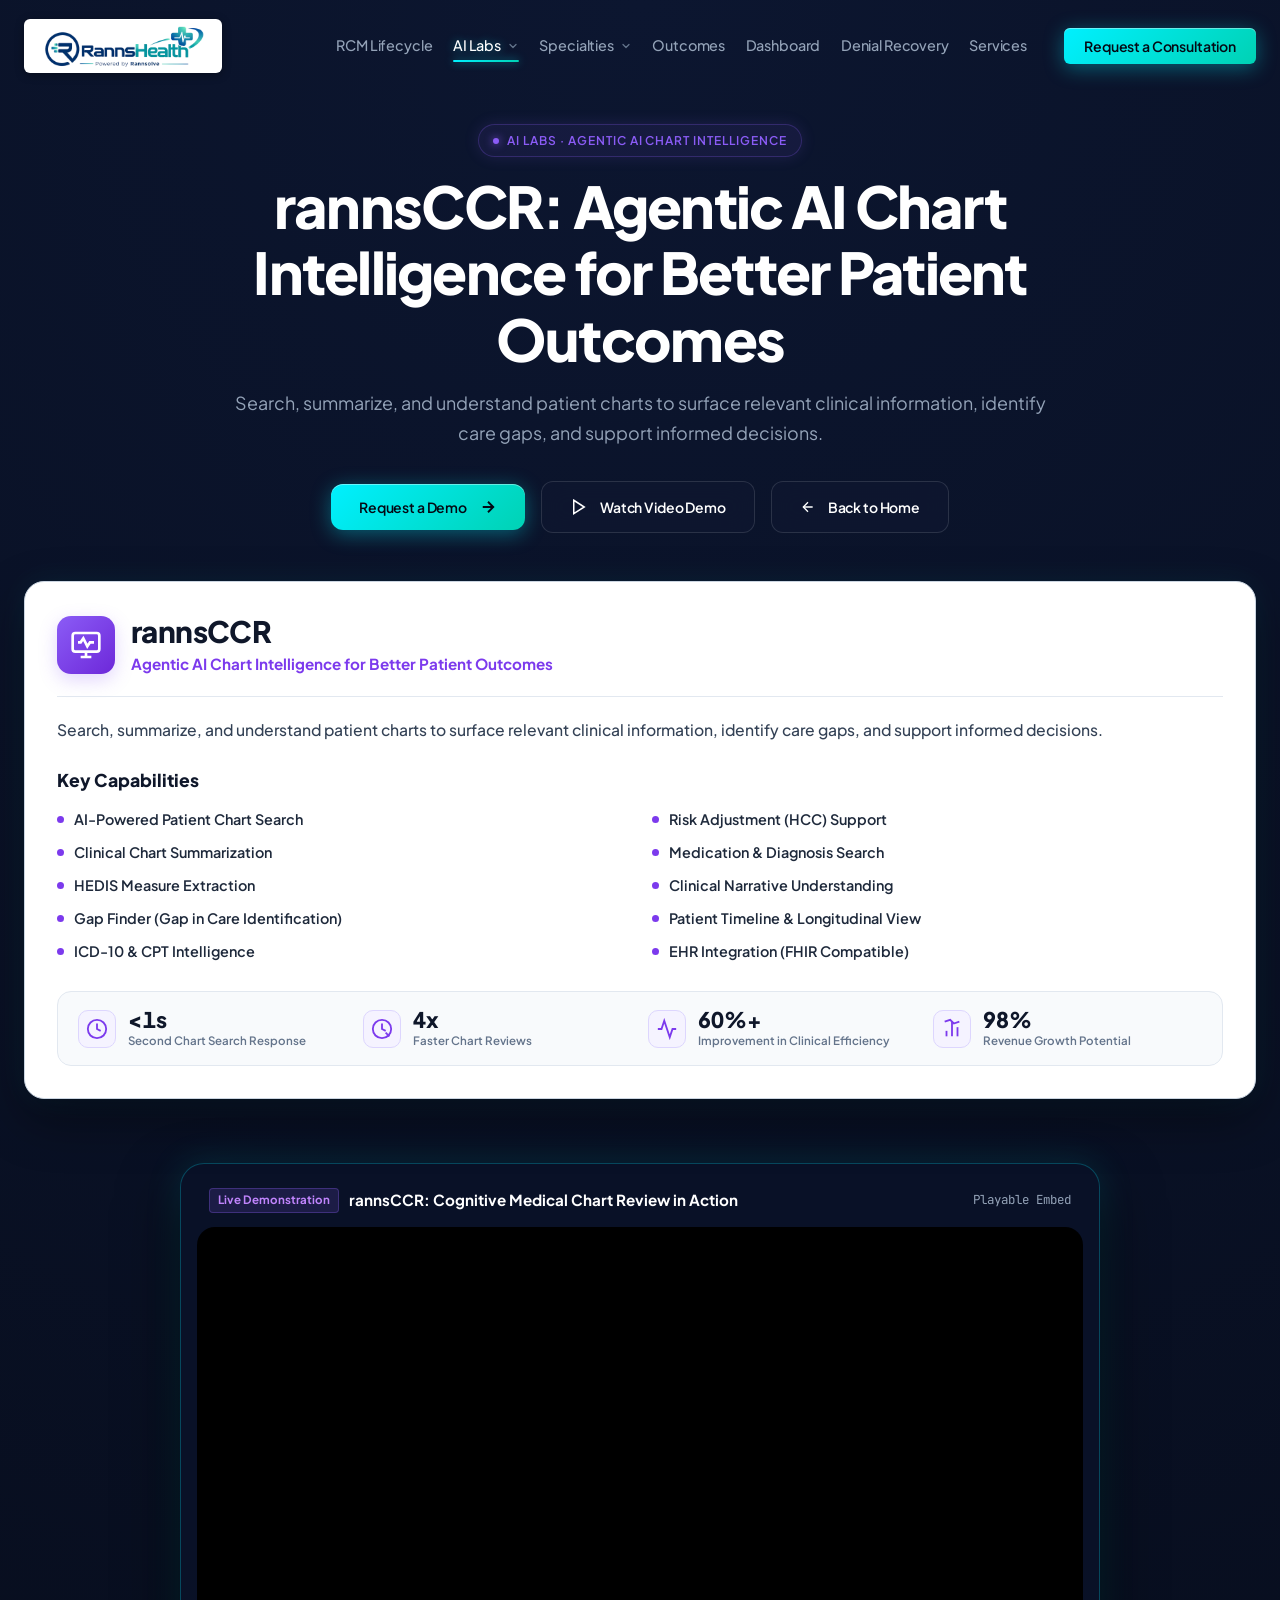
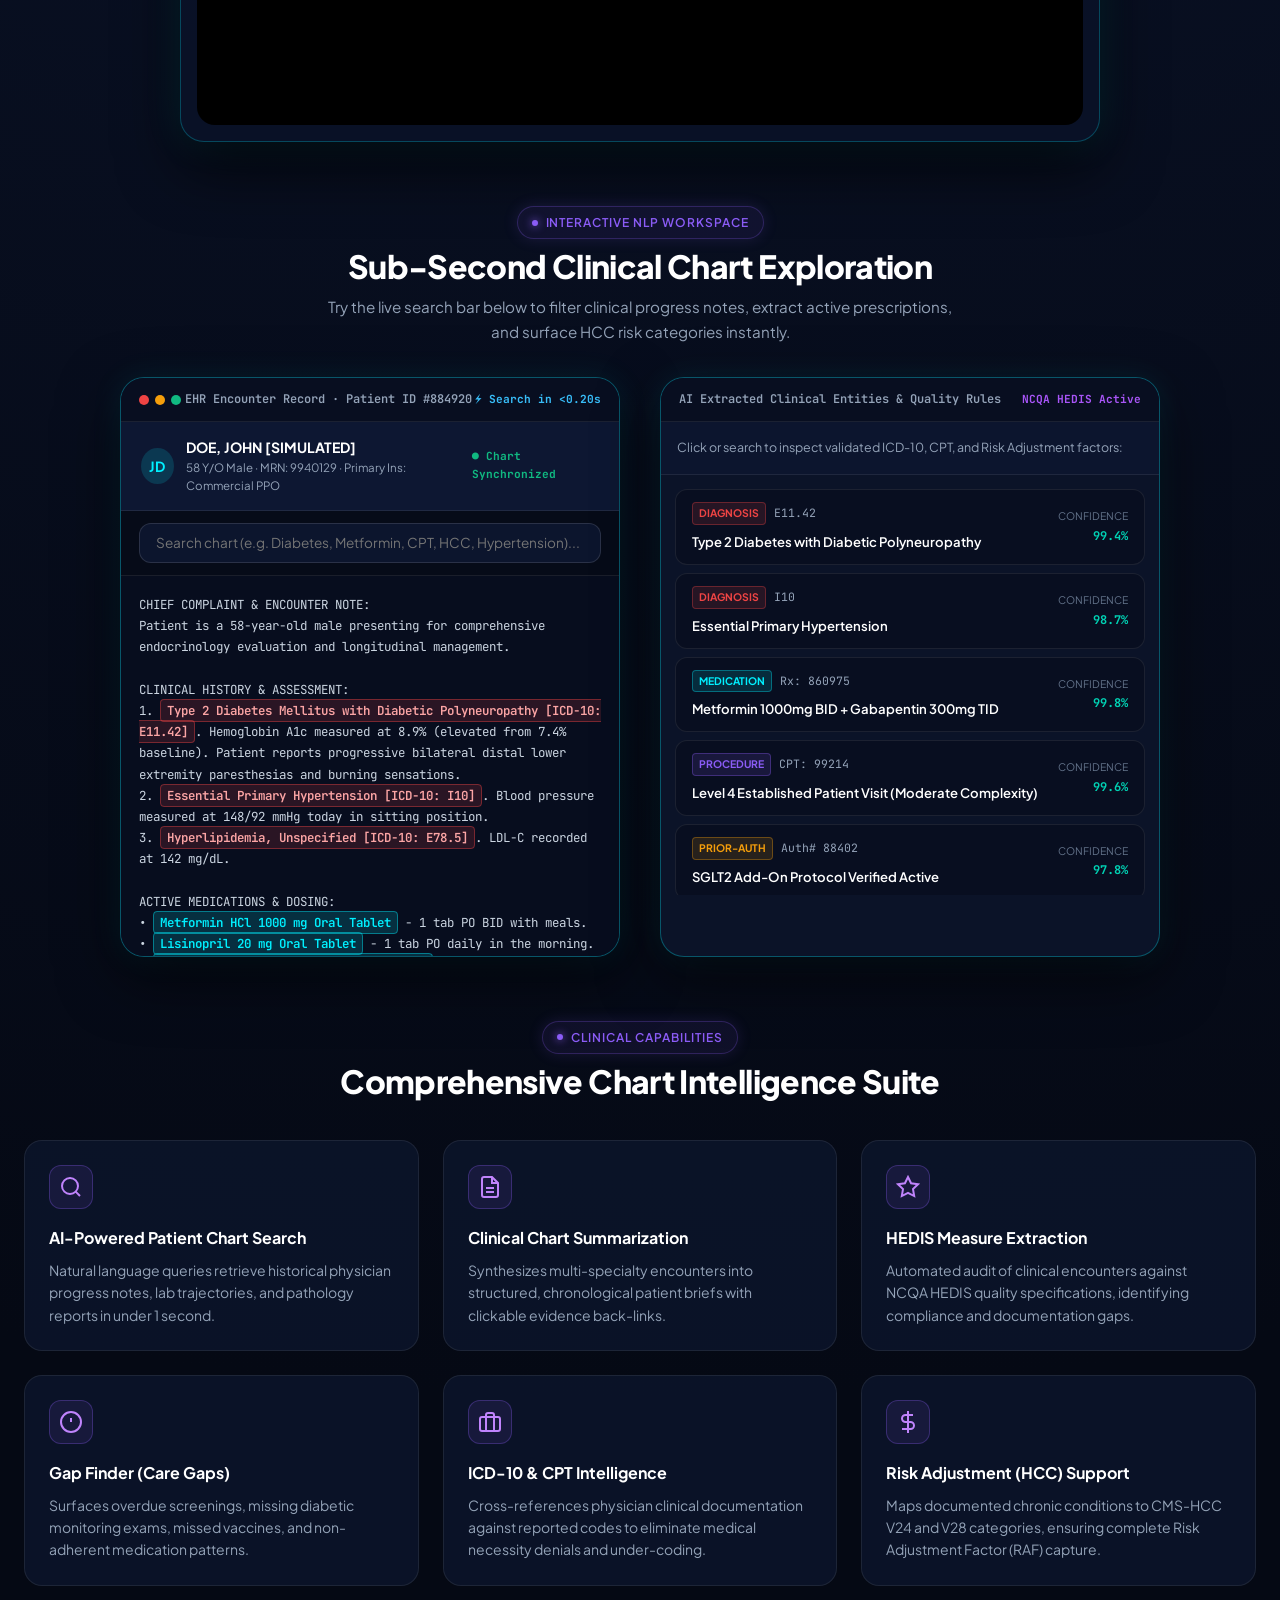
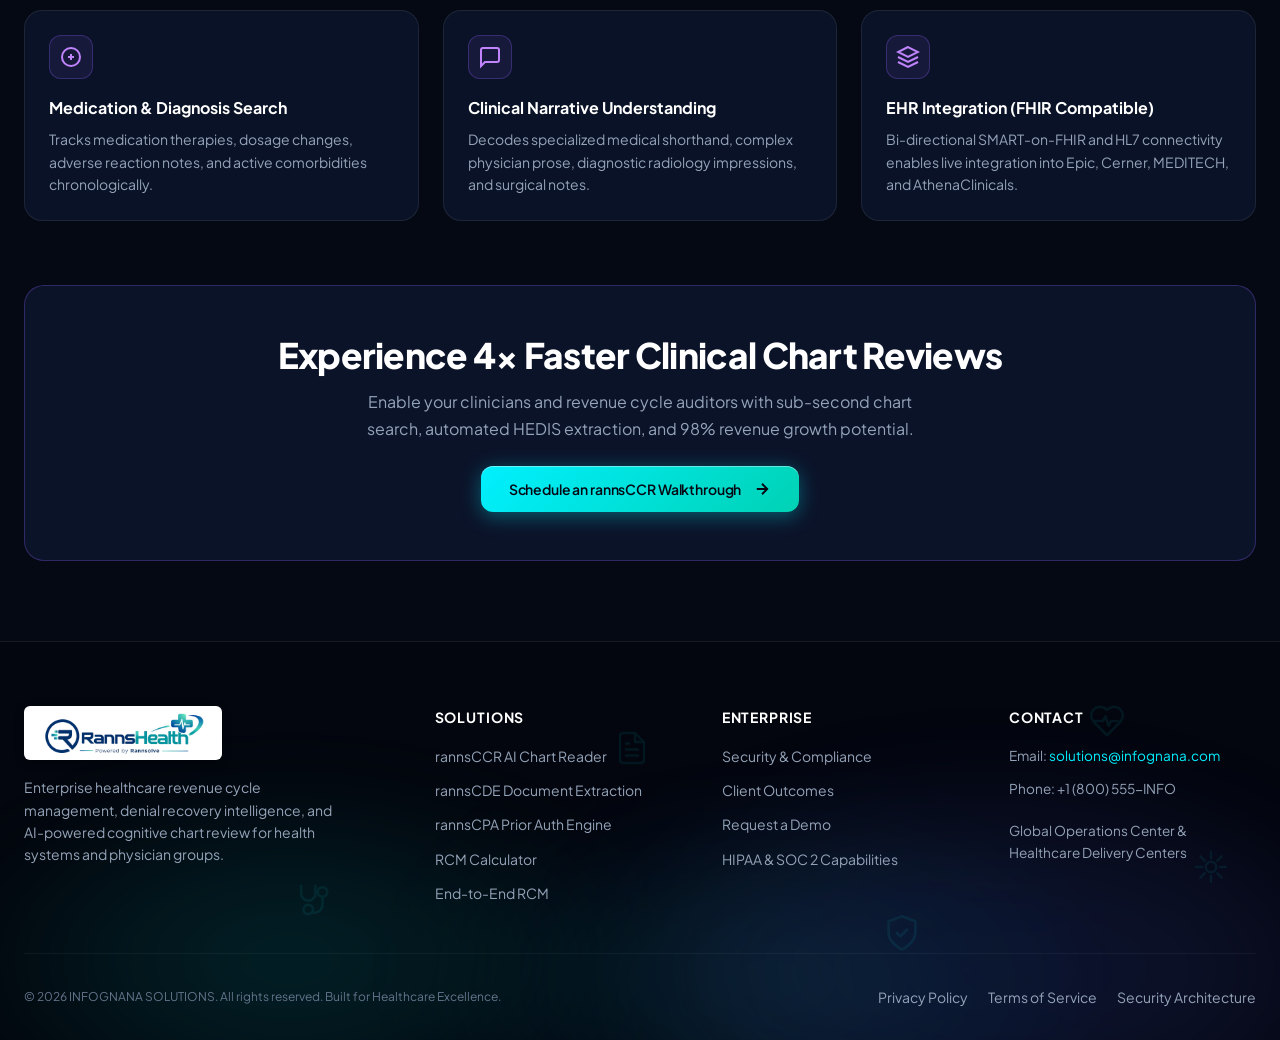
<file: rannsccr.html>
<!DOCTYPE html>
<html lang="en">

<head>
  <meta charset="UTF-8">
  <meta name="viewport" content="width=device-width, initial-scale=1.0">
  <title>rannsCCR | AI Labs | INFOGNANA SOLUTIONS</title>
  <meta name="description" content="rannsCCR - Cognitive Clinical Chart Review & Ingestion by INFOGNANA SOLUTIONS.">
  <meta name="theme-color" content="#050914">

  <!-- Google Fonts: Plus Jakarta Sans & JetBrains Mono -->
  <link rel="preconnect" href="https://fonts.googleapis.com">
  <link rel="preconnect" href="https://fonts.gstatic.com" crossorigin>
  <link
    href="https://fonts.googleapis.com/css2?family=JetBrains+Mono:wght@400;500;700&family=Plus+Jakarta+Sans:ital,wght@0,300;0,400;0,500;0,600;0,700;0,800;1,400;1,600&display=swap"
    rel="stylesheet">

  <!-- Favicon -->
  <link rel="icon" type="image/png" sizes="32x32" href="assets/favicon-32x32.png">
  <link rel="icon" type="image/png" sizes="16x16" href="assets/favicon-16x16.png">
  <link rel="apple-touch-icon" sizes="180x180" href="assets/apple-touch-icon.png">
  <link rel="shortcut icon" type="image/x-icon" href="favicon.ico">

  <!-- Stylesheets -->
  <link rel="stylesheet" href="css/variables.css?v=2.2">
  <link rel="stylesheet" href="css/base.css?v=2.3">
  <link rel="stylesheet" href="css/components.css?v=2.5">
  <link rel="stylesheet" href="css/animations.css?v=2.2">
</head>

<body>

  <!-- ======================================================================
       1. NAVIGATION & STICKY HEADER
       ====================================================================== -->
  <header class="header-nav" id="mainHeader">
    <div class="container nav-container">
      <!-- Brand Logo -->
      <a href="index.html" class="brand-logo" aria-label="RannsHealth — Powered by Rannsolve Home">
        <img src="assets/rannshealth-logo.png" alt="RannsHealth — Powered by Rannsolve" class="brand-logo-img">
      </a>

      <!-- Desktop Navigation Menu -->
      <nav class="nav-menu" aria-label="Primary Navigation">
        <a href="index.html#rcm-lifecycle" class="nav-link">RCM Lifecycle</a>
        <div class="nav-item-dropdown" id="aiLabsDropdown">
          <button type="button" class="nav-link nav-dropdown-trigger active" id="aiLabsTrigger" aria-expanded="false" aria-haspopup="true" aria-controls="aiLabsMenu">
            <span>AI Labs</span>
            <svg class="dropdown-chevron" width="12" height="12" viewBox="0 0 24 24" fill="none" stroke="currentColor" stroke-width="2.5" stroke-linecap="round" stroke-linejoin="round" aria-hidden="true">
              <polyline points="6 9 12 15 18 9"></polyline>
            </svg>
          </button>
          <div class="nav-dropdown-menu" id="aiLabsMenu" role="menu" aria-labelledby="aiLabsTrigger">
            <a href="rannscde.html" class="nav-dropdown-item" role="menuitem">
              <span class="dropdown-item-bullet"></span>
              <span class="dropdown-item-title">rannsCDE</span>
            </a>
            <a href="rannsccr.html" class="nav-dropdown-item active" role="menuitem">
              <span class="dropdown-item-bullet"></span>
              <span class="dropdown-item-title">rannsCCR</span>
            </a>
            <a href="rannscpa.html" class="nav-dropdown-item" role="menuitem">
              <span class="dropdown-item-bullet"></span>
              <span class="dropdown-item-title">rannsCPA</span>
            </a>
            <a href="rcm-calculator.html" class="nav-dropdown-item" role="menuitem">
              <span class="dropdown-item-bullet"></span>
              <span class="dropdown-item-title">RCM Calculator</span>
            </a>
          </div>
        </div>
        <div class="nav-item-dropdown" id="specialtiesDropdown">
          <button type="button" class="nav-link nav-dropdown-trigger" id="specialtiesTrigger" aria-expanded="false" aria-haspopup="true" aria-controls="specialtiesMenu">
            <span>Specialties</span>
            <svg class="dropdown-chevron" width="12" height="12" viewBox="0 0 24 24" fill="none" stroke="currentColor" stroke-width="2.5" stroke-linecap="round" stroke-linejoin="round" aria-hidden="true">
              <polyline points="6 9 12 15 18 9"></polyline>
            </svg>
          </button>
          <div class="nav-dropdown-menu" id="specialtiesMenu" role="menu" aria-labelledby="specialtiesTrigger">
            <a href="organization-types.html" class="nav-dropdown-item" role="menuitem">
              <span class="dropdown-item-bullet"></span>
              <span class="dropdown-item-title">Organization Types</span>
            </a>
            <a href="medical-specialties.html" class="nav-dropdown-item" role="menuitem">
              <span class="dropdown-item-bullet"></span>
              <span class="dropdown-item-title">Medical Specialties</span>
            </a>
            <a href="behavioral-health.html" class="nav-dropdown-item" role="menuitem">
              <span class="dropdown-item-bullet"></span>
              <span class="dropdown-item-title">Behavioral Health</span>
            </a>
          </div>
        </div>
        <a href="index.html#transformation" class="nav-link">Outcomes</a>
        <a href="index.html#dashboard" class="nav-link">Dashboard</a>
        <a href="index.html#denials" class="nav-link">Denial Recovery</a>
        <a href="index.html#services" class="nav-link">Services</a>
      </nav>

      <!-- Action CTAs -->
      <div class="nav-actions">
        <button type="button" class="btn btn-primary btn-sm open-consultation-modal-btn">Request a Consultation</button>
        <button type="button" class="nav-mobile-toggle" aria-label="Toggle Mobile Menu" aria-expanded="false">
          <svg width="24" height="24" viewBox="0 0 24 24" fill="none" stroke="currentColor" stroke-width="2">
            <line x1="3" y1="12" x2="21" y2="12"></line>
            <line x1="3" y1="6" x2="21" y2="6"></line>
            <line x1="3" y1="18" x2="21" y2="18"></line>
          </svg>
        </button>
      </div>
    </div>
  </header>

  <main class="product-page-main">
    <div class="container">
      <!-- Breadcrumb & Hero Header -->
      <div class="product-hero-header">
        <div class="eyebrow-badge badge-violet product-hero-badge">
          <span class="badge-dot"></span>
          AI Labs · Agentic AI Chart Intelligence
        </div>
        <h1 class="product-page-title">rannsCCR: Agentic AI Chart Intelligence for Better Patient Outcomes</h1>
        <p class="product-page-subtitle">
          Search, summarize, and understand patient charts to surface relevant clinical information, identify care gaps, and support informed decisions.
        </p>
        <div class="product-hero-actions">
          <button type="button" class="btn btn-primary open-consultation-modal-btn">
            <span class="btn-glow-stream" aria-hidden="true"></span>
            <span>Request a Demo</span>
            <svg class="btn-icon" width="18" height="18" viewBox="0 0 24 24" fill="none" stroke="currentColor" stroke-width="2.5">
              <line x1="5" y1="12" x2="19" y2="12"></line>
              <polyline points="12 5 19 12 12 19"></polyline>
            </svg>
          </button>
          <a href="#video-demo" class="btn btn-secondary">
            <svg width="18" height="18" viewBox="0 0 24 24" fill="none" stroke="currentColor" stroke-width="2">
              <polygon points="5 3 19 12 5 21 5 3"></polygon>
            </svg>
            <span>Watch Video Demo</span>
          </a>
          <a href="index.html" class="btn btn-secondary">
            <svg width="16" height="16" viewBox="0 0 24 24" fill="none" stroke="currentColor" stroke-width="2">
              <line x1="19" y1="12" x2="5" y2="12"></line>
              <polyline points="12 19 5 12 12 5"></polyline>
            </svg>
            <span>Back to Home</span>
          </a>
        </div>
      </div>

      <!-- Reference Product Card (Matching Reference Infographic) -->
      <div class="product-infographic-card">
        <div class="product-infographic-header">
          <div class="product-card-icon-box purple-gradient">
            <svg width="32" height="32" viewBox="0 0 24 24" fill="none" stroke="currentColor" stroke-width="2">
              <rect x="2" y="3" width="20" height="14" rx="2" ry="2"></rect>
              <line x1="8" y1="21" x2="16" y2="21"></line>
              <line x1="12" y1="17" x2="12" y2="21"></line>
              <path d="M6 10h2l2-3 3 6 2-3h3"></path>
            </svg>
          </div>
          <div class="product-card-title-group">
            <h2>rannsCCR</h2>
            <div class="product-card-tagline purple-text">Agentic AI Chart Intelligence for Better Patient Outcomes</div>
          </div>
        </div>

        <p class="product-infographic-intro">
          Search, summarize, and understand patient charts to surface relevant clinical information, identify care gaps, and support informed decisions.
        </p>

        <div class="product-caps-title">Key Capabilities</div>
        <div class="product-caps-2col">
          <div class="product-caps-item">
            <span class="caps-bullet-dot purple"></span>
            <span>AI-Powered Patient Chart Search</span>
          </div>
          <div class="product-caps-item">
            <span class="caps-bullet-dot purple"></span>
            <span>Risk Adjustment (HCC) Support</span>
          </div>
          <div class="product-caps-item">
            <span class="caps-bullet-dot purple"></span>
            <span>Clinical Chart Summarization</span>
          </div>
          <div class="product-caps-item">
            <span class="caps-bullet-dot purple"></span>
            <span>Medication & Diagnosis Search</span>
          </div>
          <div class="product-caps-item">
            <span class="caps-bullet-dot purple"></span>
            <span>HEDIS Measure Extraction</span>
          </div>
          <div class="product-caps-item">
            <span class="caps-bullet-dot purple"></span>
            <span>Clinical Narrative Understanding</span>
          </div>
          <div class="product-caps-item">
            <span class="caps-bullet-dot purple"></span>
            <span>Gap Finder (Gap in Care Identification)</span>
          </div>
          <div class="product-caps-item">
            <span class="caps-bullet-dot purple"></span>
            <span>Patient Timeline & Longitudinal View</span>
          </div>
          <div class="product-caps-item">
            <span class="caps-bullet-dot purple"></span>
            <span>ICD-10 & CPT Intelligence</span>
          </div>
          <div class="product-caps-item">
            <span class="caps-bullet-dot purple"></span>
            <span>EHR Integration (FHIR Compatible)</span>
          </div>
        </div>

        <!-- Metrics Strip (From Screenshot) -->
        <div class="product-ref-metrics-strip">
          <div class="ref-metric-item">
            <div class="ref-metric-icon purple">
              <svg width="22" height="22" viewBox="0 0 24 24" fill="none" stroke="currentColor" stroke-width="2">
                <circle cx="12" cy="12" r="10"></circle>
                <polyline points="12 6 12 12 16 14"></polyline>
              </svg>
            </div>
            <div class="ref-metric-data">
              <div class="ref-metric-value">&lt;1s</div>
              <div class="ref-metric-name">Second Chart Search Response</div>
            </div>
          </div>

          <div class="ref-metric-item">
            <div class="ref-metric-icon purple">
              <svg width="22" height="22" viewBox="0 0 24 24" fill="none" stroke="currentColor" stroke-width="2">
                <circle cx="12" cy="12" r="10"></circle>
                <path d="M12 6v6l4 2"></path>
                <path d="M16 16l4 4"></path>
              </svg>
            </div>
            <div class="ref-metric-data">
              <div class="ref-metric-value">4x</div>
              <div class="ref-metric-name">Faster Chart Reviews</div>
            </div>
          </div>

          <div class="ref-metric-item">
            <div class="ref-metric-icon purple">
              <svg width="22" height="22" viewBox="0 0 24 24" fill="none" stroke="currentColor" stroke-width="2">
                <path d="M22 12h-4l-3 9L9 3l-3 9H2"></path>
              </svg>
            </div>
            <div class="ref-metric-data">
              <div class="ref-metric-value">60%+</div>
              <div class="ref-metric-name">Improvement in Clinical Efficiency</div>
            </div>
          </div>

          <div class="ref-metric-item">
            <div class="ref-metric-icon purple">
              <svg width="22" height="22" viewBox="0 0 24 24" fill="none" stroke="currentColor" stroke-width="2">
                <line x1="18" y1="20" x2="18" y2="10"></line>
                <line x1="12" y1="20" x2="12" y2="4"></line>
                <line x1="6" y1="20" x2="6" y2="14"></line>
                <path d="M4 4l6-2 4 4 6-2"></path>
              </svg>
            </div>
            <div class="ref-metric-data">
              <div class="ref-metric-value">98%</div>
              <div class="ref-metric-name">Revenue Growth Potential</div>
            </div>
          </div>
        </div>
      </div>

      <!-- Playable Responsive YouTube Video Section -->
      <div class="video-showcase-card" id="video-demo">
        <div class="video-header-bar">
          <div class="video-title-wrap">
            <span class="video-badge" style="background: rgba(139, 92, 246, 0.15); color: #C084FC; border-color: rgba(139, 92, 246, 0.3);">Live Demonstration</span>
            <span style="font-size: 0.95rem; font-weight: 700; color: #FFFFFF;">rannsCCR: Cognitive Medical Chart Review in Action</span>
          </div>
          <span style="font-size: 0.78rem; color: #94A3B8; font-family: var(--font-mono);">Playable Embed</span>
        </div>
        <div class="video-responsive-frame">
          <iframe 
            class="video-iframe" 
            src="https://www.youtube.com/embed/l9bduTKLNn0" 
            title="rannsCCR - Agentic AI Chart Intelligence for Better Patient Outcomes Video Demonstration" 
            allow="accelerometer; autoplay; clipboard-write; encrypted-media; gyroscope; picture-in-picture; web-share" 
            allowfullscreen>
          </iframe>
        </div>
      </div>

      <!-- Interactive Chart Scanner & Entity Highlighter Infographic -->
      <div style="margin-top: var(--space-16); margin-bottom: var(--space-12);">
        <div style="text-align: center; margin-bottom: var(--space-8);">
          <div class="eyebrow-badge badge-violet" style="margin-bottom: 8px;">
            <span class="badge-dot"></span>
            Interactive NLP Workspace
          </div>
          <h2 style="font-size: 2rem; font-weight: 800; color: #FFFFFF; margin-bottom: 8px;">
            Sub-Second Clinical Chart Exploration
          </h2>
          <p style="font-size: 0.95rem; color: var(--text-secondary); max-width: 640px; margin: 0 auto;">
            Try the live search bar below to filter clinical progress notes, extract active prescriptions, and surface HCC risk categories instantly.
          </p>
        </div>

        <div class="rannsccr-grid" style="max-width: 1040px; margin: 0 auto;">
          <!-- Simulated EHR Chart Window -->
          <div class="chart-viewer-window">
            <div class="window-header">
              <div class="window-dots">
                <span class="dot dot-red"></span>
                <span class="dot dot-yellow"></span>
                <span class="dot dot-green"></span>
              </div>
              <div class="window-title">EHR Encounter Record · Patient ID #884920</div>
              <span id="searchSpeedBadge" class="cde-status-pill" style="color: #38BDF8;">⚡ Search in &lt;0.20s</span>
            </div>

            <!-- Patient Header Bar -->
            <div class="patient-header-bar">
              <div class="patient-info">
                <div class="patient-avatar">JD</div>
                <div>
                  <div style="font-size: 0.88rem; font-weight: 700; color: #FFFFFF;">DOE, JOHN [SIMULATED]</div>
                  <div style="font-size: 0.72rem; color: #94A3B8;">58 Y/O Male · MRN: 9940129 · Primary Ins: Commercial PPO</div>
                </div>
              </div>
              <span class="cde-status-pill" style="color: #10B981;">● Chart Synchronized</span>
            </div>

            <!-- Search Bar Input -->
            <div style="padding: 12px 18px; background: rgba(5, 9, 20, 0.8); border-bottom: 1px solid var(--border-subtle);">
              <input 
                type="text" 
                id="chartSearchInput" 
                class="form-input" 
                style="height: 40px; font-size: 0.85rem;" 
                placeholder="Search chart (e.g. Diabetes, Metformin, CPT, HCC, Hypertension)..."
              >
            </div>

            <!-- Chart Document Content -->
            <div 
              id="chartDocumentBody" 
              style="padding: 18px; font-family: var(--font-mono); font-size: 0.78rem; line-height: 1.7; color: #CBD5E1; max-height: 380px; overflow-y: auto; background: #070D1E;"
            >
              <!-- Populated by js/rannsccr-scanner.js -->
            </div>
          </div>

          <!-- Extracted Entities Sidebar -->
          <div class="chart-viewer-window">
            <div class="window-header">
              <div class="window-title">AI Extracted Clinical Entities & Quality Rules</div>
              <span class="cde-status-pill" style="color: #A855F7;">NCQA HEDIS Active</span>
            </div>
            <div style="padding: 16px; background: rgba(14, 24, 52, 0.5); border-bottom: 1px solid var(--border-subtle); font-size: 0.78rem; color: #94A3B8;">
              Click or search to inspect validated ICD-10, CPT, and Risk Adjustment factors:
            </div>
            <div id="extractedEntitiesContainer" style="padding: 14px; max-height: 420px; overflow-y: auto; display: flex; flex-direction: column; gap: 8px;">
              <!-- Populated by js/rannsccr-scanner.js -->
            </div>
          </div>
        </div>
      </div>

      <!-- Deep-Dive Capabilities Grid -->
      <div style="margin-top: var(--space-16);">
        <div style="text-align: center; margin-bottom: var(--space-10);">
          <div class="eyebrow-badge badge-violet" style="margin-bottom: 8px;">
            <span class="badge-dot"></span>
            Clinical Capabilities
          </div>
          <h2 style="font-size: 2rem; font-weight: 800; color: #FFFFFF;">
            Comprehensive Chart Intelligence Suite
          </h2>
        </div>

        <div class="cap-deepdive-grid">
          <div class="cap-deepdive-card">
            <div class="cap-deepdive-icon" style="color: #C084FC; background: rgba(139, 92, 246, 0.1); border-color: rgba(139, 92, 246, 0.3);">
              <svg width="24" height="24" viewBox="0 0 24 24" fill="none" stroke="currentColor" stroke-width="2">
                <circle cx="11" cy="11" r="8"></circle>
                <line x1="21" y1="21" x2="16.65" y2="16.65"></line>
              </svg>
            </div>
            <div class="cap-deepdive-title">AI-Powered Patient Chart Search</div>
            <div class="cap-deepdive-text">
              Natural language queries retrieve historical physician progress notes, lab trajectories, and pathology reports in under 1 second.
            </div>
          </div>

          <div class="cap-deepdive-card">
            <div class="cap-deepdive-icon" style="color: #C084FC; background: rgba(139, 92, 246, 0.1); border-color: rgba(139, 92, 246, 0.3);">
              <svg width="24" height="24" viewBox="0 0 24 24" fill="none" stroke="currentColor" stroke-width="2">
                <path d="M14 2H6a2 2 0 0 0-2 2v16a2 2 0 0 0 2 2h12a2 2 0 0 0 2-2V8z"></path>
                <polyline points="14 2 14 8 20 8"></polyline>
                <line x1="16" y1="13" x2="8" y2="13"></line>
                <line x1="16" y1="17" x2="8" y2="17"></line>
              </svg>
            </div>
            <div class="cap-deepdive-title">Clinical Chart Summarization</div>
            <div class="cap-deepdive-text">
              Synthesizes multi-specialty encounters into structured, chronological patient briefs with clickable evidence back-links.
            </div>
          </div>

          <div class="cap-deepdive-card">
            <div class="cap-deepdive-icon" style="color: #C084FC; background: rgba(139, 92, 246, 0.1); border-color: rgba(139, 92, 246, 0.3);">
              <svg width="24" height="24" viewBox="0 0 24 24" fill="none" stroke="currentColor" stroke-width="2">
                <polygon points="12 2 15.09 8.26 22 9.27 17 14.14 18.18 21.02 12 17.77 5.82 21.02 7 14.14 2 9.27 8.91 8.26 12 2"></polygon>
              </svg>
            </div>
            <div class="cap-deepdive-title">HEDIS Measure Extraction</div>
            <div class="cap-deepdive-text">
              Automated audit of clinical encounters against NCQA HEDIS quality specifications, identifying compliance and documentation gaps.
            </div>
          </div>

          <div class="cap-deepdive-card">
            <div class="cap-deepdive-icon" style="color: #C084FC; background: rgba(139, 92, 246, 0.1); border-color: rgba(139, 92, 246, 0.3);">
              <svg width="24" height="24" viewBox="0 0 24 24" fill="none" stroke="currentColor" stroke-width="2">
                <circle cx="12" cy="12" r="10"></circle>
                <line x1="12" y1="8" x2="12" y2="12"></line>
                <line x1="12" y1="16" x2="12.01" y2="16"></line>
              </svg>
            </div>
            <div class="cap-deepdive-title">Gap Finder (Care Gaps)</div>
            <div class="cap-deepdive-text">
              Surfaces overdue screenings, missing diabetic monitoring exams, missed vaccines, and non-adherent medication patterns.
            </div>
          </div>

          <div class="cap-deepdive-card">
            <div class="cap-deepdive-icon" style="color: #C084FC; background: rgba(139, 92, 246, 0.1); border-color: rgba(139, 92, 246, 0.3);">
              <svg width="24" height="24" viewBox="0 0 24 24" fill="none" stroke="currentColor" stroke-width="2">
                <rect x="2" y="7" width="20" height="14" rx="2" ry="2"></rect>
                <path d="M16 21V5a2 2 0 0 0-2-2h-4a2 2 0 0 0-2 2v16"></path>
              </svg>
            </div>
            <div class="cap-deepdive-title">ICD-10 & CPT Intelligence</div>
            <div class="cap-deepdive-text">
              Cross-references physician clinical documentation against reported codes to eliminate medical necessity denials and under-coding.
            </div>
          </div>

          <div class="cap-deepdive-card">
            <div class="cap-deepdive-icon" style="color: #C084FC; background: rgba(139, 92, 246, 0.1); border-color: rgba(139, 92, 246, 0.3);">
              <svg width="24" height="24" viewBox="0 0 24 24" fill="none" stroke="currentColor" stroke-width="2">
                <line x1="12" y1="1" x2="12" y2="23"></line>
                <path d="M17 5H9.5a3.5 3.5 0 0 0 0 7h5a3.5 3.5 0 0 1 0 7H6"></path>
              </svg>
            </div>
            <div class="cap-deepdive-title">Risk Adjustment (HCC) Support</div>
            <div class="cap-deepdive-text">
              Maps documented chronic conditions to CMS-HCC V24 and V28 categories, ensuring complete Risk Adjustment Factor (RAF) capture.
            </div>
          </div>

          <div class="cap-deepdive-card">
            <div class="cap-deepdive-icon" style="color: #C084FC; background: rgba(139, 92, 246, 0.1); border-color: rgba(139, 92, 246, 0.3);">
              <svg width="24" height="24" viewBox="0 0 24 24" fill="none" stroke="currentColor" stroke-width="2">
                <circle cx="12" cy="12" r="9"></circle>
                <path d="M9 12h6"></path>
                <path d="M12 9v6"></path>
              </svg>
            </div>
            <div class="cap-deepdive-title">Medication & Diagnosis Search</div>
            <div class="cap-deepdive-text">
              Tracks medication therapies, dosage changes, adverse reaction notes, and active comorbidities chronologically.
            </div>
          </div>

          <div class="cap-deepdive-card">
            <div class="cap-deepdive-icon" style="color: #C084FC; background: rgba(139, 92, 246, 0.1); border-color: rgba(139, 92, 246, 0.3);">
              <svg width="24" height="24" viewBox="0 0 24 24" fill="none" stroke="currentColor" stroke-width="2">
                <path d="M21 15a2 2 0 0 1-2 2H7l-4 4V5a2 2 0 0 1 2-2h14a2 2 0 0 1 2 2z"></path>
              </svg>
            </div>
            <div class="cap-deepdive-title">Clinical Narrative Understanding</div>
            <div class="cap-deepdive-text">
              Decodes specialized medical shorthand, complex physician prose, diagnostic radiology impressions, and surgical notes.
            </div>
          </div>

          <div class="cap-deepdive-card">
            <div class="cap-deepdive-icon" style="color: #C084FC; background: rgba(139, 92, 246, 0.1); border-color: rgba(139, 92, 246, 0.3);">
              <svg width="24" height="24" viewBox="0 0 24 24" fill="none" stroke="currentColor" stroke-width="2">
                <polygon points="12 2 2 7 12 12 22 7 12 2"></polygon>
                <polyline points="2 17 12 22 22 17"></polyline>
                <polyline points="2 12 12 17 22 12"></polyline>
              </svg>
            </div>
            <div class="cap-deepdive-title">EHR Integration (FHIR Compatible)</div>
            <div class="cap-deepdive-text">
              Bi-directional SMART-on-FHIR and HL7 connectivity enables live integration into Epic, Cerner, MEDITECH, and AthenaClinicals.
            </div>
          </div>
        </div>
      </div>

      <!-- Bottom Consultation Callout -->
      <div class="final-cta-card" style="margin-top: var(--space-8); text-align: center; padding: 48px 24px; background: rgba(14, 23, 48, 0.75); border: 1px solid rgba(139, 92, 246, 0.3); border-radius: 20px;">
        <h2 style="font-size: 2.2rem; font-weight: 800; color: #FFFFFF; margin-bottom: 12px;">
          Experience 4× Faster Clinical Chart Reviews
        </h2>
        <p style="font-size: 1rem; color: var(--text-secondary); max-width: 600px; margin: 0 auto 24px;">
          Enable your clinicians and revenue cycle auditors with sub-second chart search, automated HEDIS extraction, and 98% revenue growth potential.
        </p>
        <button type="button" class="btn btn-primary open-consultation-modal-btn">
          <span class="btn-glow-stream" aria-hidden="true"></span>
          <span>Schedule an rannsCCR Walkthrough</span>
          <svg class="btn-icon" width="18" height="18" viewBox="0 0 24 24" fill="none" stroke="currentColor" stroke-width="2.5">
            <line x1="5" y1="12" x2="19" y2="12"></line>
            <polyline points="12 5 19 12 12 19"></polyline>
          </svg>
        </button>
      </div>
    </div>
  </main>

  <!-- ======================================================================
       ENTERPRISE FOOTER
       ====================================================================== -->
  <footer class="site-footer">
    <!-- Subtle, Premium Animated Background (Cyan/Teal/Blue Glowing Waves, Drift Particles, Faint Healthcare Icons) -->
    <div class="footer-ambient-bg" aria-hidden="true">
      <!-- Softly Glowing Gradient Waves in Cyan, Teal, and Deep Blue -->
      <div class="footer-wave-mesh">
        <div class="footer-wave footer-wave-cyan"></div>
        <div class="footer-wave footer-wave-teal"></div>
        <div class="footer-wave footer-wave-blue"></div>
      </div>

      <!-- Tiny Dim Drifting Background Particles Canvas -->
      <canvas id="footerParticlesCanvas" class="footer-particles-canvas"></canvas>

      <!-- Faint Healthcare-Themed Floating Decorative Icons (Low-Contrast, Hidden from A11y) -->
      <div class="footer-floating-icons">
        <!-- 1. Hospital -->
        <svg class="footer-float-icon icon-hospital" viewBox="0 0 24 24" fill="none" stroke="currentColor" stroke-width="1.6" stroke-linecap="round" stroke-linejoin="round">
          <path d="M3 21h18M5 21V5a2 2 0 0 1 2-2h10a2 2 0 0 1 2 2v16M9 9h6M12 6v6"/>
          <path d="M9 21v-4a2 2 0 0 1 2-2h2a2 2 0 0 1 2 2v4"/>
        </svg>

        <!-- 2. Stethoscope -->
        <svg class="footer-float-icon icon-stethoscope" viewBox="0 0 24 24" fill="none" stroke="currentColor" stroke-width="1.6" stroke-linecap="round" stroke-linejoin="round">
          <path d="M4.5 3v5a4.5 4.5 0 0 0 9 0V3M18 10a3 3 0 1 0 0-6 3 3 0 0 0 0 6zm0 0v5a5 5 0 0 1-5 5h-1"/>
          <circle cx="9" cy="18" r="3"/>
        </svg>

        <!-- 3. Billing / Invoice -->
        <svg class="footer-float-icon icon-billing" viewBox="0 0 24 24" fill="none" stroke="currentColor" stroke-width="1.6" stroke-linecap="round" stroke-linejoin="round">
          <path d="M14 2H6a2 2 0 0 0-2 2v16a2 2 0 0 0 2 2h12a2 2 0 0 0 2-2V8z"/>
          <polyline points="14 2 14 8 20 8"/>
          <line x1="16" y1="13" x2="8" y2="13"/>
          <line x1="16" y1="17" x2="8" y2="17"/>
          <line x1="10" y1="9" x2="8" y2="9"/>
        </svg>

        <!-- 4. Claims / Verification Shield -->
        <svg class="footer-float-icon icon-claims" viewBox="0 0 24 24" fill="none" stroke="currentColor" stroke-width="1.6" stroke-linecap="round" stroke-linejoin="round">
          <path d="M12 22s8-4 8-10V5l-8-3-8 3v7c0 6 8 10 8 10z"/>
          <path d="m9 12 2 2 4-4"/>
        </svg>

        <!-- 5. Insurance / Healthcare Heart Pulse -->
        <svg class="footer-float-icon icon-insurance" viewBox="0 0 24 24" fill="none" stroke="currentColor" stroke-width="1.6" stroke-linecap="round" stroke-linejoin="round">
          <path d="M19 14c1.49-1.46 3-3.21 3-5.5A5.5 5.5 0 0 0 16.5 3c-1.76 0-3 .5-4.5 2-1.5-1.5-2.74-2-4.5-2A5.5 5.5 0 0 0 2 8.5c0 2.3 1.5 4.05 3 5.5l7 7Z"/>
          <path d="M3.22 12H9.5l1.5-3 2 6 1.5-3h4.28"/>
        </svg>

        <!-- 6. AI Intelligence Node -->
        <svg class="footer-float-icon icon-ai" viewBox="0 0 24 24" fill="none" stroke="currentColor" stroke-width="1.6" stroke-linecap="round" stroke-linejoin="round">
          <path d="M12 2v4M12 18v4M4.93 4.93l2.83 2.83M16.24 16.24l2.83 2.83M2 12h4M18 12h4M4.93 19.07l2.83-2.83M16.24 7.76l2.83-2.83"/>
          <circle cx="12" cy="12" r="3.5"/>
        </svg>
      </div>
    </div>

    <div class="container">
      <div class="footer-grid">
        <!-- Col 1: Brand & Bio -->
        <div class="footer-brand-col">
          <a href="index.html" class="brand-logo" aria-label="RannsHealth — Powered by Rannsolve Home">
            <img src="assets/rannshealth-logo.png" alt="RannsHealth — Powered by Rannsolve" class="brand-logo-img-footer">
          </a>
          <p class="footer-copy">
            Enterprise healthcare revenue cycle management, denial recovery intelligence, and AI-powered cognitive chart
            review for health systems and physician groups.
          </p>
        </div>

        <!-- Col 2: Solutions -->
        <div>
          <div class="footer-col-title">Solutions</div>
          <div class="footer-links-list">
            <a href="rannsccr.html" class="footer-link">rannsCCR AI Chart Reader</a>
            <a href="rannscde.html" class="footer-link">rannsCDE Document Extraction</a>
            <a href="rannscpa.html" class="footer-link">rannsCPA Prior Auth Engine</a>
            <a href="rcm-calculator.html" class="footer-link">RCM Calculator</a>
            <a href="index.html#rcm-lifecycle" class="footer-link">End-to-End RCM</a>
          </div>
        </div>

        <!-- Col 3: Company & Trust -->
        <div>
          <div class="footer-col-title">Enterprise</div>
          <div class="footer-links-list">
            <a href="security-architecture.html" class="footer-link">Security & Compliance</a>
            <a href="index.html#transformation" class="footer-link">Client Outcomes</a>
            <a href="#" class="footer-link open-consultation-modal-btn">Request a Demo</a>
            <a href="security-architecture.html" class="footer-link">HIPAA & SOC 2 Capabilities</a>
          </div>
        </div>

        <!-- Col 4: Contact & Locations -->
        <div>
          <div class="footer-col-title">Contact</div>
          <div class="footer-links-list" style="font-size: 0.85rem; color: #94A3B8; line-height: 1.6;">
            <div>Email: <a href="mailto:solutions@infognana.com" style="color: var(--color-cyan);">solutions@infognana.com</a></div>
            <div>Phone: +1 (800) 555-INFO</div>
            <div style="margin-top: 8px;">Global Operations Center & Healthcare Delivery Centers</div>
          </div>
        </div>
      </div>

      <div class="footer-bottom">
        <div>
          © 2026 INFOGNANA SOLUTIONS. All rights reserved. Built for Healthcare Excellence.
        </div>
        <div class="footer-legal-links">
          <a href="privacy-policy.html" class="footer-link">Privacy Policy</a>
          <a href="terms-of-service.html" class="footer-link">Terms of Service</a>
          <a href="security-architecture.html" class="footer-link">Security Architecture</a>
        </div>
      </div>
    </div>
  </footer>

  <!-- ======================================================================
       INTERACTIVE CONSULTATION & DEMO BOOKING MODAL
       ====================================================================== -->
  <div class="modal-overlay" id="consultationModalOverlay" role="dialog" aria-modal="true" aria-labelledby="modalTitle">
    <div class="modal-card">
      <button type="button" class="modal-close-btn" id="closeConsultationModalBtn" aria-label="Close Modal">
        <svg width="20" height="20" viewBox="0 0 24 24" fill="none" stroke="currentColor" stroke-width="2">
          <line x1="18" y1="6" x2="6" y2="18"></line>
          <line x1="6" y1="6" x2="18" y2="18"></line>
        </svg>
      </button>

      <!-- Booking Form -->
      <form id="consultationBookingForm">
        <div style="margin-bottom: 24px;">
          <div class="eyebrow-badge badge-cyan" style="margin-bottom: 8px;">
            <span class="badge-dot"></span>
            RCM Advisory
          </div>
          <h3 id="modalTitle" style="color: #FFFFFF; font-size: 1.5rem; font-weight: 700; margin-bottom: 6px;">
            Request a Consultation & rannsCCR Demo
          </h3>
          <p style="font-size: 0.85rem; color: #94A3B8;">
            Connect with a Senior Healthcare RCM Architect from INFOGNANA SOLUTIONS to evaluate your denial rate, chart
            review speed, and reimbursement potential.
          </p>
        </div>

        <div class="form-group">
          <label for="formFullName" class="form-label">Full Name *</label>
          <input type="text" id="formFullName" class="form-input" placeholder="e.g. Dr. Sarah Jenkins, MD" required>
        </div>

        <div class="form-group">
          <label for="formWorkEmail" class="form-label">Work Email *</label>
          <input type="email" id="formWorkEmail" class="form-input" placeholder="sjenkins@healthsystem.org" required>
        </div>

        <div style="display: grid; grid-template-columns: 1fr 1fr; gap: 16px;">
          <div class="form-group">
            <label for="formOrgType" class="form-label">Organization Type *</label>
            <select id="formOrgType" class="form-select" required>
              <option value="Hospital & Health System">Hospital & Health System</option>
              <option value="Large Physician Practice">Large Physician Practice Group</option>
              <option value="Specialty Clinic (Oncology/Cardio/Ortho)">Specialty Clinic</option>
              <option value="Medical Billing Company">Medical Billing Company</option>
              <option value="Ambulatory Surgical Center">Ambulatory Surgical Center</option>
            </select>
          </div>

          <div class="form-group">
            <label for="formVolume" class="form-label">Monthly Claims Volume</label>
            <select id="formVolume" class="form-select">
              <option value="5,000 - 15,000 Claims/Mo">5,000 - 15,000 Claims/Mo</option>
              <option value="15,000 - 50,000 Claims/Mo" selected>15,000 - 50,000 Claims/Mo</option>
              <option value="50,000 - 200,000+ Claims/Mo">50,000 - 200,000+ Claims/Mo</option>
              <option value="Enterprise Multi-Hospital">Enterprise Multi-Hospital</option>
            </select>
          </div>
        </div>

        <div class="form-group">
          <label for="formPrimaryGoal" class="form-label">Primary Objective</label>
          <select id="formPrimaryGoal" class="form-select">
            <option value="Deploy rannsCCR AI Chart Review">Deploy rannsCCR AI Chart Review</option>
            <option value="Reduce Denials & A/R Days">Reduce Denials & Accelerate A/R</option>
            <option value="Full Revenue Cycle Outsourcing">Full End-to-End RCM Outsourcing</option>
            <option value="Coding & Charge Integrity Audit">Coding & Charge Integrity Audit</option>
          </select>
        </div>

        <button type="submit" class="btn btn-primary modal-submit-btn" style="width: 100%; margin-top: 12px;">
          <span class="btn-glow-stream" aria-hidden="true"></span>
          <span class="btn-text">Submit Consultation Request</span>
          <svg class="btn-icon" width="18" height="18" viewBox="0 0 24 24" fill="none" stroke="currentColor"
            stroke-width="2.5">
            <line x1="5" y1="12" x2="19" y2="12"></line>
            <polyline points="12 5 19 12 12 19"></polyline>
          </svg>
        </button>

        <div class="modal-privacy-notice">
          🔒 Confidential. INFOGNANA SOLUTIONS adheres to strict HIPAA non-disclosure and privacy protocols.
        </div>
      </form>

      <!-- Confirmation State Container -->
      <div id="modalConfirmationView" style="display: none;"></div>
    </div>
  </div>

  <!-- Main JavaScript Application -->
  <script type="module" src="js/main.js"></script>
</body>

</html>
</file>
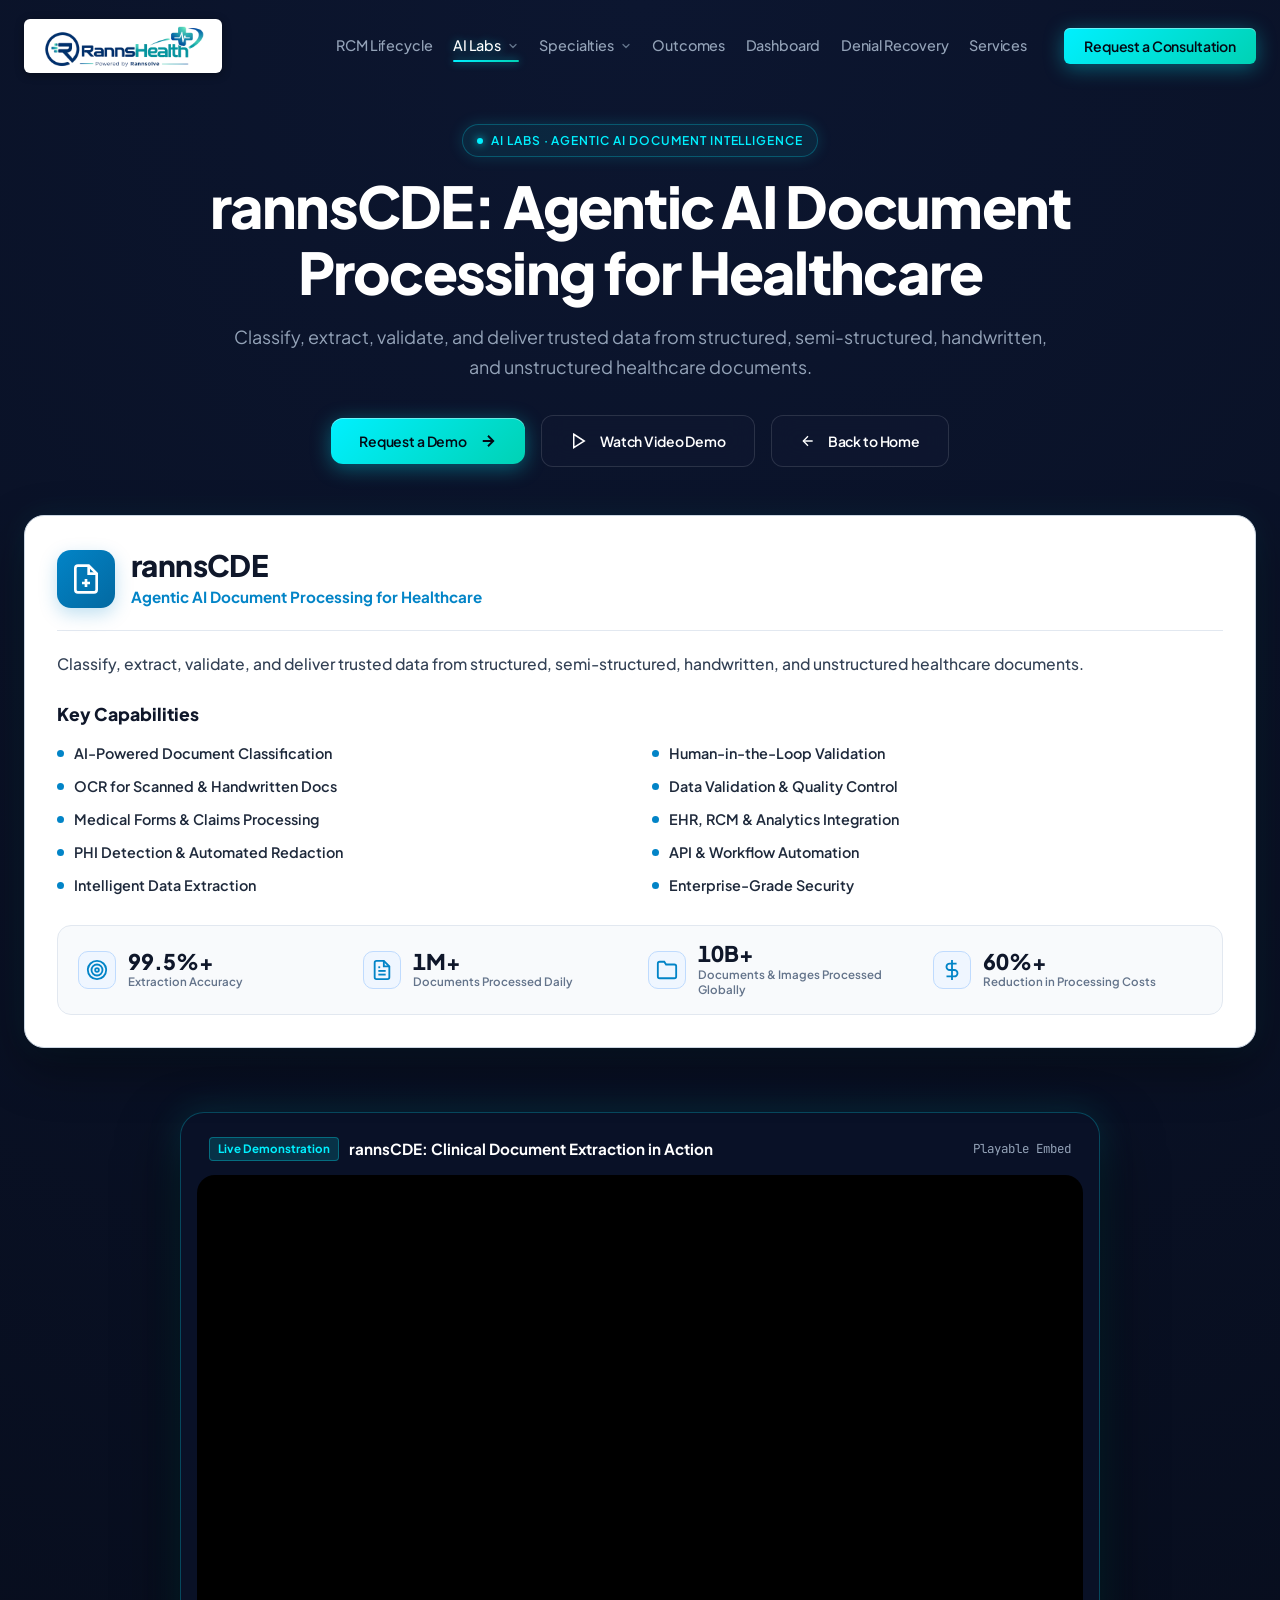
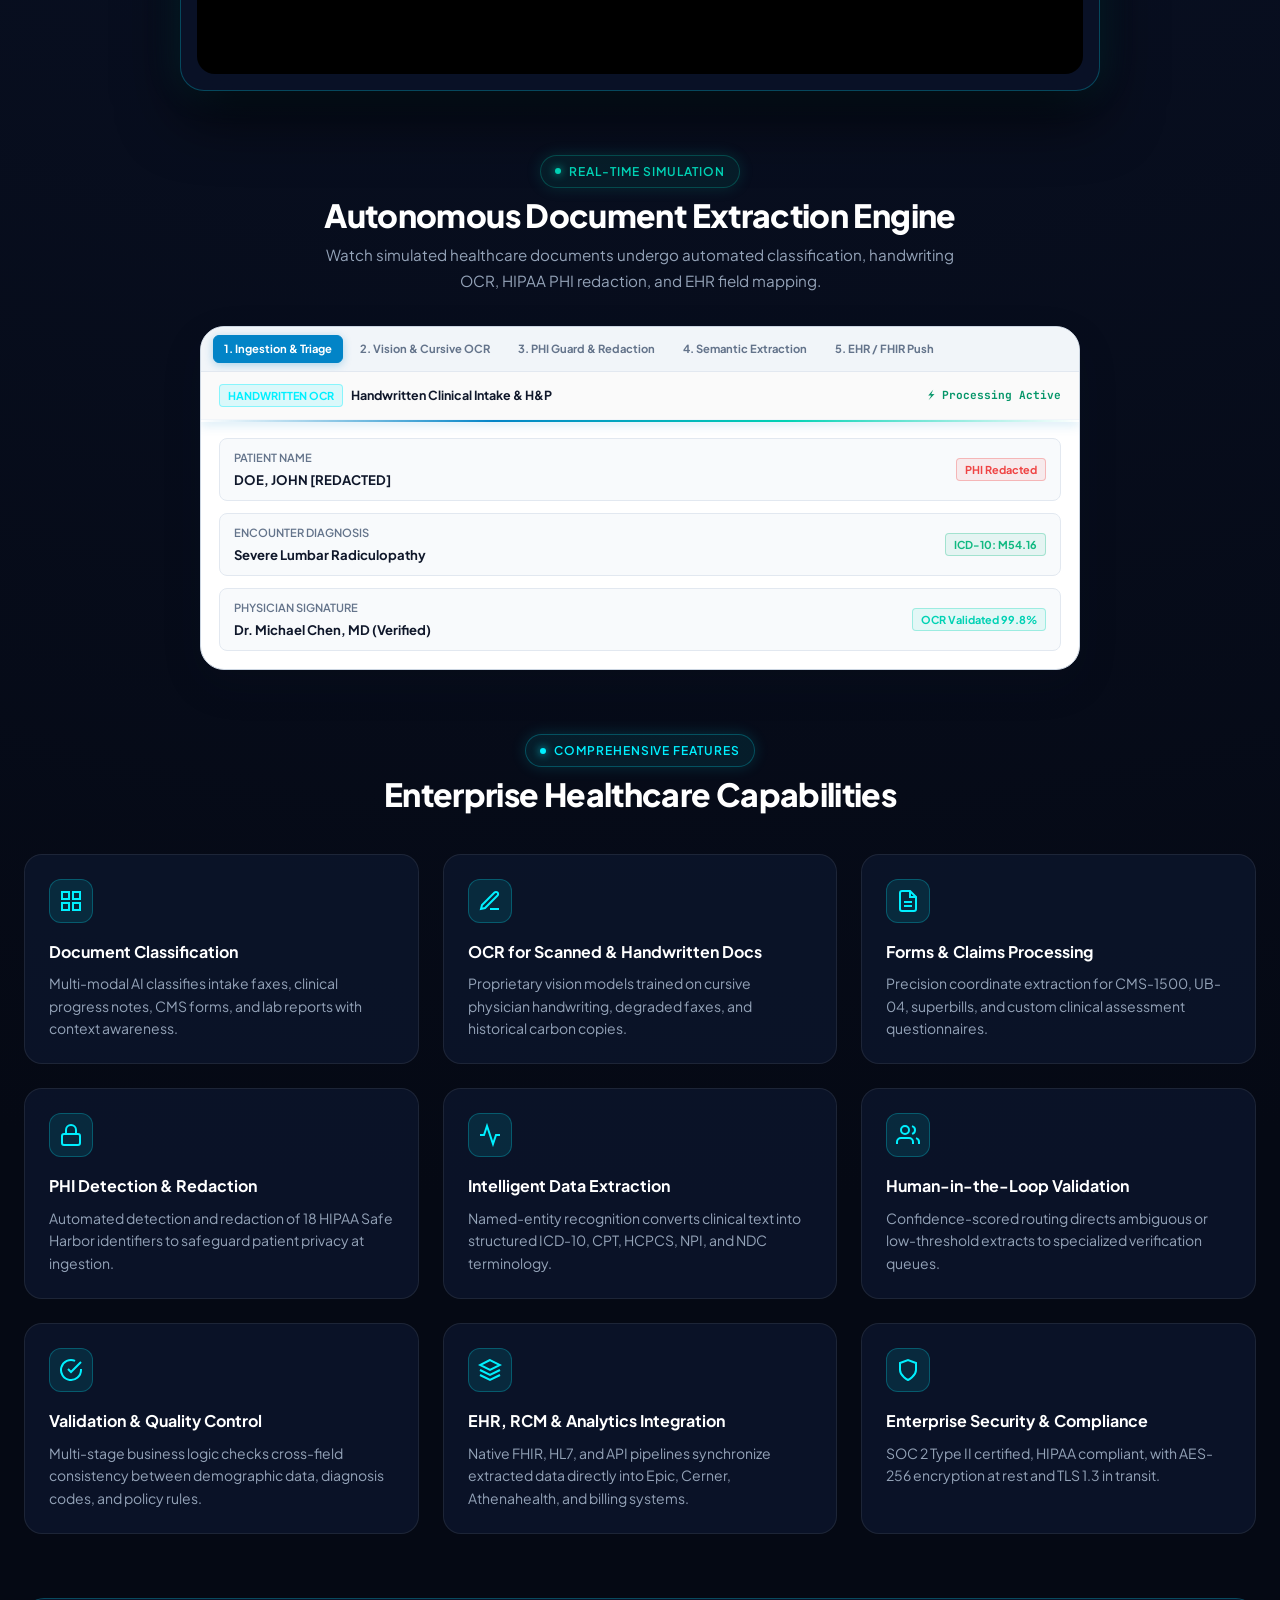
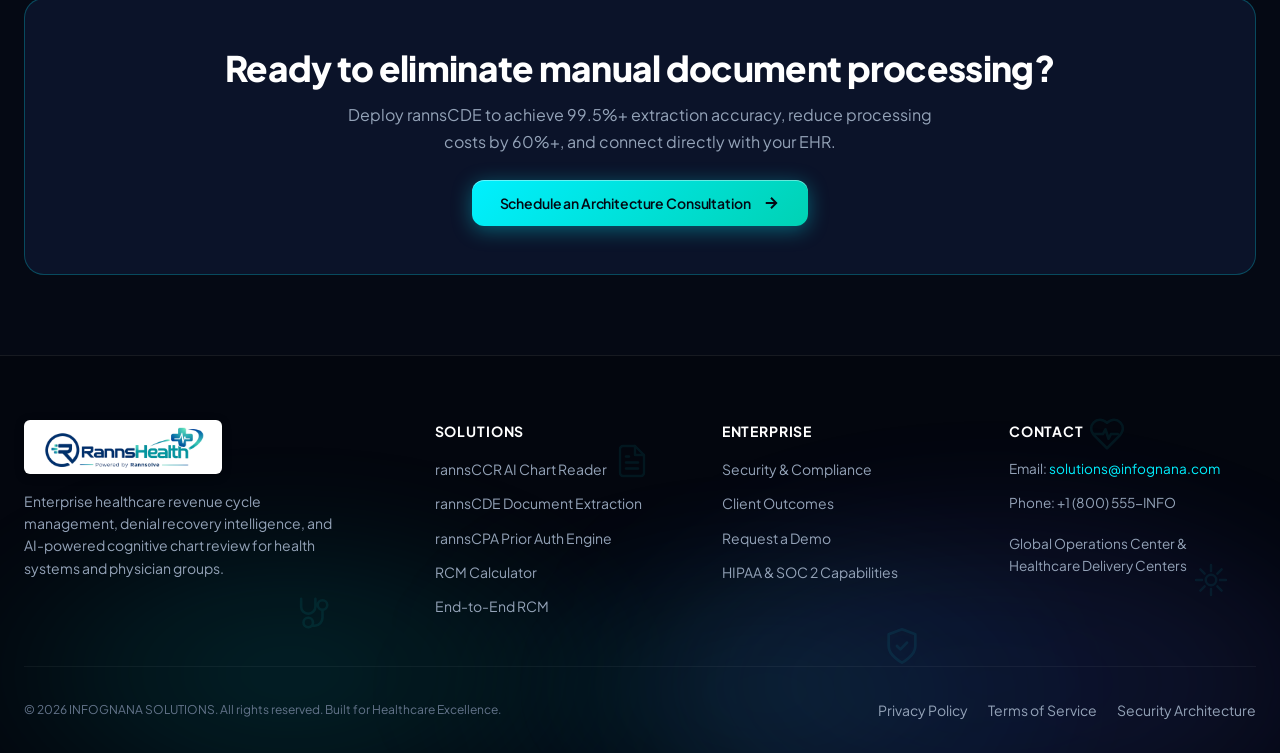
<file: rannscde.html>
<!DOCTYPE html>
<html lang="en">

<head>
  <meta charset="UTF-8">
  <meta name="viewport" content="width=device-width, initial-scale=1.0">
  <title>rannsCDE | AI Labs | INFOGNANA SOLUTIONS</title>
  <meta name="description" content="rannsCDE - Agentic AI Document Processing for Healthcare by INFOGNANA SOLUTIONS.">
  <meta name="theme-color" content="#050914">

  <!-- Google Fonts: Plus Jakarta Sans & JetBrains Mono -->
  <link rel="preconnect" href="https://fonts.googleapis.com">
  <link rel="preconnect" href="https://fonts.gstatic.com" crossorigin>
  <link
    href="https://fonts.googleapis.com/css2?family=JetBrains+Mono:wght@400;500;700&family=Plus+Jakarta+Sans:ital,wght@0,300;0,400;0,500;0,600;0,700;0,800;1,400;1,600&display=swap"
    rel="stylesheet">

  <!-- Favicon -->
  <link rel="icon" type="image/png" sizes="32x32" href="assets/favicon-32x32.png">
  <link rel="icon" type="image/png" sizes="16x16" href="assets/favicon-16x16.png">
  <link rel="apple-touch-icon" sizes="180x180" href="assets/apple-touch-icon.png">
  <link rel="shortcut icon" type="image/x-icon" href="favicon.ico">

  <!-- Stylesheets -->
  <link rel="stylesheet" href="css/variables.css?v=2.2">
  <link rel="stylesheet" href="css/base.css?v=2.3">
  <link rel="stylesheet" href="css/components.css?v=2.5">
  <link rel="stylesheet" href="css/animations.css?v=2.2">
</head>

<body>

  <!-- ======================================================================
       1. NAVIGATION & STICKY HEADER
       ====================================================================== -->
  <header class="header-nav" id="mainHeader">
    <div class="container nav-container">
      <!-- Brand Logo -->
      <a href="index.html" class="brand-logo" aria-label="RannsHealth — Powered by Rannsolve Home">
        <img src="assets/rannshealth-logo.png" alt="RannsHealth — Powered by Rannsolve" class="brand-logo-img">
      </a>

      <!-- Desktop Navigation Menu -->
      <nav class="nav-menu" aria-label="Primary Navigation">
        <a href="index.html#rcm-lifecycle" class="nav-link">RCM Lifecycle</a>
        <div class="nav-item-dropdown" id="aiLabsDropdown">
          <button type="button" class="nav-link nav-dropdown-trigger active" id="aiLabsTrigger" aria-expanded="false" aria-haspopup="true" aria-controls="aiLabsMenu">
            <span>AI Labs</span>
            <svg class="dropdown-chevron" width="12" height="12" viewBox="0 0 24 24" fill="none" stroke="currentColor" stroke-width="2.5" stroke-linecap="round" stroke-linejoin="round" aria-hidden="true">
              <polyline points="6 9 12 15 18 9"></polyline>
            </svg>
          </button>
          <div class="nav-dropdown-menu" id="aiLabsMenu" role="menu" aria-labelledby="aiLabsTrigger">
            <a href="rannscde.html" class="nav-dropdown-item active" role="menuitem">
              <span class="dropdown-item-bullet"></span>
              <span class="dropdown-item-title">rannsCDE</span>
            </a>
            <a href="rannsccr.html" class="nav-dropdown-item" role="menuitem">
              <span class="dropdown-item-bullet"></span>
              <span class="dropdown-item-title">rannsCCR</span>
            </a>
            <a href="rannscpa.html" class="nav-dropdown-item" role="menuitem">
              <span class="dropdown-item-bullet"></span>
              <span class="dropdown-item-title">rannsCPA</span>
            </a>
            <a href="rcm-calculator.html" class="nav-dropdown-item" role="menuitem">
              <span class="dropdown-item-bullet"></span>
              <span class="dropdown-item-title">RCM Calculator</span>
            </a>
          </div>
        </div>
        <div class="nav-item-dropdown" id="specialtiesDropdown">
          <button type="button" class="nav-link nav-dropdown-trigger" id="specialtiesTrigger" aria-expanded="false" aria-haspopup="true" aria-controls="specialtiesMenu">
            <span>Specialties</span>
            <svg class="dropdown-chevron" width="12" height="12" viewBox="0 0 24 24" fill="none" stroke="currentColor" stroke-width="2.5" stroke-linecap="round" stroke-linejoin="round" aria-hidden="true">
              <polyline points="6 9 12 15 18 9"></polyline>
            </svg>
          </button>
          <div class="nav-dropdown-menu" id="specialtiesMenu" role="menu" aria-labelledby="specialtiesTrigger">
            <a href="organization-types.html" class="nav-dropdown-item" role="menuitem">
              <span class="dropdown-item-bullet"></span>
              <span class="dropdown-item-title">Organization Types</span>
            </a>
            <a href="medical-specialties.html" class="nav-dropdown-item" role="menuitem">
              <span class="dropdown-item-bullet"></span>
              <span class="dropdown-item-title">Medical Specialties</span>
            </a>
            <a href="behavioral-health.html" class="nav-dropdown-item" role="menuitem">
              <span class="dropdown-item-bullet"></span>
              <span class="dropdown-item-title">Behavioral Health</span>
            </a>
          </div>
        </div>
        <a href="index.html#transformation" class="nav-link">Outcomes</a>
        <a href="index.html#dashboard" class="nav-link">Dashboard</a>
        <a href="index.html#denials" class="nav-link">Denial Recovery</a>
        <a href="index.html#services" class="nav-link">Services</a>
      </nav>

      <!-- Action CTAs -->
      <div class="nav-actions">
        <button type="button" class="btn btn-primary btn-sm open-consultation-modal-btn">Request a Consultation</button>
        <button type="button" class="nav-mobile-toggle" aria-label="Toggle Mobile Menu" aria-expanded="false">
          <svg width="24" height="24" viewBox="0 0 24 24" fill="none" stroke="currentColor" stroke-width="2">
            <line x1="3" y1="12" x2="21" y2="12"></line>
            <line x1="3" y1="6" x2="21" y2="6"></line>
            <line x1="3" y1="18" x2="21" y2="18"></line>
          </svg>
        </button>
      </div>
    </div>
  </header>

  <main class="product-page-main">
    <div class="container">
      <!-- Breadcrumb & Hero Header -->
      <div class="product-hero-header">
        <div class="eyebrow-badge badge-cyan product-hero-badge">
          <span class="badge-dot"></span>
          AI Labs · Agentic AI Document Intelligence
        </div>
        <h1 class="product-page-title">rannsCDE: Agentic AI Document Processing for Healthcare</h1>
        <p class="product-page-subtitle">
          Classify, extract, validate, and deliver trusted data from structured, semi-structured, handwritten, and unstructured healthcare documents.
        </p>
        <div class="product-hero-actions">
          <button type="button" class="btn btn-primary open-consultation-modal-btn">
            <span class="btn-glow-stream" aria-hidden="true"></span>
            <span>Request a Demo</span>
            <svg class="btn-icon" width="18" height="18" viewBox="0 0 24 24" fill="none" stroke="currentColor" stroke-width="2.5">
              <line x1="5" y1="12" x2="19" y2="12"></line>
              <polyline points="12 5 19 12 12 19"></polyline>
            </svg>
          </button>
          <a href="#video-demo" class="btn btn-secondary">
            <svg width="18" height="18" viewBox="0 0 24 24" fill="none" stroke="currentColor" stroke-width="2">
              <polygon points="5 3 19 12 5 21 5 3"></polygon>
            </svg>
            <span>Watch Video Demo</span>
          </a>
          <a href="index.html" class="btn btn-secondary">
            <svg width="16" height="16" viewBox="0 0 24 24" fill="none" stroke="currentColor" stroke-width="2">
              <line x1="19" y1="12" x2="5" y2="12"></line>
              <polyline points="12 19 5 12 12 5"></polyline>
            </svg>
            <span>Back to Home</span>
          </a>
        </div>
      </div>

      <!-- Reference Product Card (Matching Reference Infographic) -->
      <div class="product-infographic-card">
        <div class="product-infographic-header">
          <div class="product-card-icon-box">
            <svg width="32" height="32" viewBox="0 0 24 24" fill="none" stroke="currentColor" stroke-width="2">
              <path d="M14 2H6a2 2 0 0 0-2 2v16a2 2 0 0 0 2 2h12a2 2 0 0 0 2-2V8z"></path>
              <polyline points="14 2 14 8 20 8"></polyline>
              <line x1="12" y1="18" x2="12" y2="12"></line>
              <line x1="9" y1="15" x2="15" y2="15"></line>
            </svg>
          </div>
          <div class="product-card-title-group">
            <h2>rannsCDE</h2>
            <div class="product-card-tagline">Agentic AI Document Processing for Healthcare</div>
          </div>
        </div>

        <p class="product-infographic-intro">
          Classify, extract, validate, and deliver trusted data from structured, semi-structured, handwritten, and unstructured healthcare documents.
        </p>

        <div class="product-caps-title">Key Capabilities</div>
        <div class="product-caps-2col">
          <div class="product-caps-item">
            <span class="caps-bullet-dot"></span>
            <span>AI-Powered Document Classification</span>
          </div>
          <div class="product-caps-item">
            <span class="caps-bullet-dot"></span>
            <span>Human-in-the-Loop Validation</span>
          </div>
          <div class="product-caps-item">
            <span class="caps-bullet-dot"></span>
            <span>OCR for Scanned & Handwritten Docs</span>
          </div>
          <div class="product-caps-item">
            <span class="caps-bullet-dot"></span>
            <span>Data Validation & Quality Control</span>
          </div>
          <div class="product-caps-item">
            <span class="caps-bullet-dot"></span>
            <span>Medical Forms & Claims Processing</span>
          </div>
          <div class="product-caps-item">
            <span class="caps-bullet-dot"></span>
            <span>EHR, RCM & Analytics Integration</span>
          </div>
          <div class="product-caps-item">
            <span class="caps-bullet-dot"></span>
            <span>PHI Detection & Automated Redaction</span>
          </div>
          <div class="product-caps-item">
            <span class="caps-bullet-dot"></span>
            <span>API & Workflow Automation</span>
          </div>
          <div class="product-caps-item">
            <span class="caps-bullet-dot"></span>
            <span>Intelligent Data Extraction</span>
          </div>
          <div class="product-caps-item">
            <span class="caps-bullet-dot"></span>
            <span>Enterprise-Grade Security</span>
          </div>
        </div>

        <!-- Metrics Strip (From Screenshot) -->
        <div class="product-ref-metrics-strip">
          <div class="ref-metric-item">
            <div class="ref-metric-icon">
              <svg width="22" height="22" viewBox="0 0 24 24" fill="none" stroke="currentColor" stroke-width="2">
                <circle cx="12" cy="12" r="10"></circle>
                <circle cx="12" cy="12" r="6"></circle>
                <circle cx="12" cy="12" r="2"></circle>
              </svg>
            </div>
            <div class="ref-metric-data">
              <div class="ref-metric-value">99.5%+</div>
              <div class="ref-metric-name">Extraction Accuracy</div>
            </div>
          </div>

          <div class="ref-metric-item">
            <div class="ref-metric-icon">
              <svg width="22" height="22" viewBox="0 0 24 24" fill="none" stroke="currentColor" stroke-width="2">
                <path d="M14 2H6a2 2 0 0 0-2 2v16a2 2 0 0 0 2 2h12a2 2 0 0 0 2-2V8z"></path>
                <polyline points="14 2 14 8 20 8"></polyline>
                <line x1="16" y1="13" x2="8" y2="13"></line>
                <line x1="16" y1="17" x2="8" y2="17"></line>
                <polyline points="10 9 9 9 8 9"></polyline>
              </svg>
            </div>
            <div class="ref-metric-data">
              <div class="ref-metric-value">1M+</div>
              <div class="ref-metric-name">Documents Processed Daily</div>
            </div>
          </div>

          <div class="ref-metric-item">
            <div class="ref-metric-icon">
              <svg width="22" height="22" viewBox="0 0 24 24" fill="none" stroke="currentColor" stroke-width="2">
                <path d="M22 19a2 2 0 0 1-2 2H4a2 2 0 0 1-2-2V5a2 2 0 0 1 2-2h5l2 3h9a2 2 0 0 1 2 2z"></path>
              </svg>
            </div>
            <div class="ref-metric-data">
              <div class="ref-metric-value">10B+</div>
              <div class="ref-metric-name">Documents & Images Processed Globally</div>
            </div>
          </div>

          <div class="ref-metric-item">
            <div class="ref-metric-icon">
              <svg width="22" height="22" viewBox="0 0 24 24" fill="none" stroke="currentColor" stroke-width="2">
                <line x1="12" y1="1" x2="12" y2="23"></line>
                <path d="M17 5H9.5a3.5 3.5 0 0 0 0 7h5a3.5 3.5 0 0 1 0 7H6"></path>
              </svg>
            </div>
            <div class="ref-metric-data">
              <div class="ref-metric-value">60%+</div>
              <div class="ref-metric-name">Reduction in Processing Costs</div>
            </div>
          </div>
        </div>
      </div>

      <!-- Playable Responsive YouTube Video Section -->
      <div class="video-showcase-card" id="video-demo">
        <div class="video-header-bar">
          <div class="video-title-wrap">
            <span class="video-badge">Live Demonstration</span>
            <span style="font-size: 0.95rem; font-weight: 700; color: #FFFFFF;">rannsCDE: Clinical Document Extraction in Action</span>
          </div>
          <span style="font-size: 0.78rem; color: #94A3B8; font-family: var(--font-mono);">Playable Embed</span>
        </div>
        <div class="video-responsive-frame">
          <iframe 
            class="video-iframe" 
            src="https://www.youtube.com/embed/uJ8bZ-P1jMc" 
            title="rannsCDE - Agentic AI Document Processing for Healthcare Video Demonstration" 
            allow="accelerometer; autoplay; clipboard-write; encrypted-media; gyroscope; picture-in-picture; web-share" 
            allowfullscreen>
          </iframe>
        </div>
      </div>

      <!-- Interactive Document Scanner Infographic -->
      <div style="margin-top: var(--space-16); margin-bottom: var(--space-12);">
        <div style="text-align: center; margin-bottom: var(--space-8);">
          <div class="eyebrow-badge badge-teal" style="margin-bottom: 8px;">
            <span class="badge-dot"></span>
            Real-Time Simulation
          </div>
          <h2 style="font-size: 2rem; font-weight: 800; color: #FFFFFF; margin-bottom: 8px;">
            Autonomous Document Extraction Engine
          </h2>
          <p style="font-size: 0.95rem; color: var(--text-secondary); max-width: 640px; margin: 0 auto;">
            Watch simulated healthcare documents undergo automated classification, handwriting OCR, HIPAA PHI redaction, and EHR field mapping.
          </p>
        </div>

        <div class="rannscde-scanner-window" style="max-width: 880px; margin: 0 auto;">
          <div class="cde-pipeline-nav">
            <span class="cde-pipeline-node active">1. Ingestion & Triage</span>
            <span class="cde-pipeline-node">2. Vision & Cursive OCR</span>
            <span class="cde-pipeline-node">3. PHI Guard & Redaction</span>
            <span class="cde-pipeline-node">4. Semantic Extraction</span>
            <span class="cde-pipeline-node">5. EHR / FHIR Push</span>
          </div>
          <div id="rannsCdeDocStream">
            <!-- Rendered by js/rannscde-scanner.js -->
          </div>
        </div>
      </div>

      <!-- Deep-Dive Capabilities Grid -->
      <div style="margin-top: var(--space-16);">
        <div style="text-align: center; margin-bottom: var(--space-10);">
          <div class="eyebrow-badge badge-cyan" style="margin-bottom: 8px;">
            <span class="badge-dot"></span>
            Comprehensive Features
          </div>
          <h2 style="font-size: 2rem; font-weight: 800; color: #FFFFFF;">
            Enterprise Healthcare Capabilities
          </h2>
        </div>

        <div class="cap-deepdive-grid">
          <div class="cap-deepdive-card">
            <div class="cap-deepdive-icon">
              <svg width="24" height="24" viewBox="0 0 24 24" fill="none" stroke="currentColor" stroke-width="2">
                <rect x="3" y="3" width="7" height="7"></rect>
                <rect x="14" y="3" width="7" height="7"></rect>
                <rect x="14" y="14" width="7" height="7"></rect>
                <rect x="3" y="14" width="7" height="7"></rect>
              </svg>
            </div>
            <div class="cap-deepdive-title">Document Classification</div>
            <div class="cap-deepdive-text">
              Multi-modal AI classifies intake faxes, clinical progress notes, CMS forms, and lab reports with context awareness.
            </div>
          </div>

          <div class="cap-deepdive-card">
            <div class="cap-deepdive-icon">
              <svg width="24" height="24" viewBox="0 0 24 24" fill="none" stroke="currentColor" stroke-width="2">
                <path d="M12 20h9"></path>
                <path d="M16.5 3.5a2.121 2.121 0 0 1 3 3L7 19l-4 1 1-4L16.5 3.5z"></path>
              </svg>
            </div>
            <div class="cap-deepdive-title">OCR for Scanned & Handwritten Docs</div>
            <div class="cap-deepdive-text">
              Proprietary vision models trained on cursive physician handwriting, degraded faxes, and historical carbon copies.
            </div>
          </div>

          <div class="cap-deepdive-card">
            <div class="cap-deepdive-icon">
              <svg width="24" height="24" viewBox="0 0 24 24" fill="none" stroke="currentColor" stroke-width="2">
                <path d="M14 2H6a2 2 0 0 0-2 2v16a2 2 0 0 0 2 2h12a2 2 0 0 0 2-2V8z"></path>
                <polyline points="14 2 14 8 20 8"></polyline>
                <line x1="16" y1="13" x2="8" y2="13"></line>
                <line x1="16" y1="17" x2="8" y2="17"></line>
              </svg>
            </div>
            <div class="cap-deepdive-title">Forms & Claims Processing</div>
            <div class="cap-deepdive-text">
              Precision coordinate extraction for CMS-1500, UB-04, superbills, and custom clinical assessment questionnaires.
            </div>
          </div>

          <div class="cap-deepdive-card">
            <div class="cap-deepdive-icon">
              <svg width="24" height="24" viewBox="0 0 24 24" fill="none" stroke="currentColor" stroke-width="2">
                <rect x="3" y="11" width="18" height="11" rx="2" ry="2"></rect>
                <path d="M7 11V7a5 5 0 0 1 10 0v4"></path>
              </svg>
            </div>
            <div class="cap-deepdive-title">PHI Detection & Redaction</div>
            <div class="cap-deepdive-text">
              Automated detection and redaction of 18 HIPAA Safe Harbor identifiers to safeguard patient privacy at ingestion.
            </div>
          </div>

          <div class="cap-deepdive-card">
            <div class="cap-deepdive-icon">
              <svg width="24" height="24" viewBox="0 0 24 24" fill="none" stroke="currentColor" stroke-width="2">
                <polyline points="22 12 18 12 15 21 9 3 6 12 2 12"></polyline>
              </svg>
            </div>
            <div class="cap-deepdive-title">Intelligent Data Extraction</div>
            <div class="cap-deepdive-text">
              Named-entity recognition converts clinical text into structured ICD-10, CPT, HCPCS, NPI, and NDC terminology.
            </div>
          </div>

          <div class="cap-deepdive-card">
            <div class="cap-deepdive-icon">
              <svg width="24" height="24" viewBox="0 0 24 24" fill="none" stroke="currentColor" stroke-width="2">
                <path d="M17 21v-2a4 4 0 0 0-4-4H5a4 4 0 0 0-4 4v2"></path>
                <circle cx="9" cy="7" r="4"></circle>
                <path d="M23 21v-2a4 4 0 0 0-3-3.87"></path>
                <path d="M16 3.13a4 4 0 0 1 0 7.75"></path>
              </svg>
            </div>
            <div class="cap-deepdive-title">Human-in-the-Loop Validation</div>
            <div class="cap-deepdive-text">
              Confidence-scored routing directs ambiguous or low-threshold extracts to specialized verification queues.
            </div>
          </div>

          <div class="cap-deepdive-card">
            <div class="cap-deepdive-icon">
              <svg width="24" height="24" viewBox="0 0 24 24" fill="none" stroke="currentColor" stroke-width="2">
                <path d="M22 11.08V12a10 10 0 1 1-5.93-9.14"></path>
                <polyline points="22 4 12 14.01 9 11.01"></polyline>
              </svg>
            </div>
            <div class="cap-deepdive-title">Validation & Quality Control</div>
            <div class="cap-deepdive-text">
              Multi-stage business logic checks cross-field consistency between demographic data, diagnosis codes, and policy rules.
            </div>
          </div>

          <div class="cap-deepdive-card">
            <div class="cap-deepdive-icon">
              <svg width="24" height="24" viewBox="0 0 24 24" fill="none" stroke="currentColor" stroke-width="2">
                <polygon points="12 2 2 7 12 12 22 7 12 2"></polygon>
                <polyline points="2 17 12 22 22 17"></polyline>
                <polyline points="2 12 12 17 22 12"></polyline>
              </svg>
            </div>
            <div class="cap-deepdive-title">EHR, RCM & Analytics Integration</div>
            <div class="cap-deepdive-text">
              Native FHIR, HL7, and API pipelines synchronize extracted data directly into Epic, Cerner, Athenahealth, and billing systems.
            </div>
          </div>

          <div class="cap-deepdive-card">
            <div class="cap-deepdive-icon">
              <svg width="24" height="24" viewBox="0 0 24 24" fill="none" stroke="currentColor" stroke-width="2">
                <path d="M12 22s8-4 8-10V5l-8-3-8 3v7c0 6 8 10 8 10z"></path>
              </svg>
            </div>
            <div class="cap-deepdive-title">Enterprise Security & Compliance</div>
            <div class="cap-deepdive-text">
              SOC 2 Type II certified, HIPAA compliant, with AES-256 encryption at rest and TLS 1.3 in transit.
            </div>
          </div>
        </div>
      </div>

      <!-- Bottom Consultation Callout -->
      <div class="final-cta-card" style="margin-top: var(--space-8); text-align: center; padding: 48px 24px; background: rgba(14, 23, 48, 0.75); border: 1px solid rgba(0, 240, 255, 0.25); border-radius: 20px;">
        <h2 style="font-size: 2.2rem; font-weight: 800; color: #FFFFFF; margin-bottom: 12px;">
          Ready to eliminate manual document processing?
        </h2>
        <p style="font-size: 1rem; color: var(--text-secondary); max-width: 600px; margin: 0 auto 24px;">
          Deploy rannsCDE to achieve 99.5%+ extraction accuracy, reduce processing costs by 60%+, and connect directly with your EHR.
        </p>
        <button type="button" class="btn btn-primary open-consultation-modal-btn">
          <span class="btn-glow-stream" aria-hidden="true"></span>
          <span>Schedule an Architecture Consultation</span>
          <svg class="btn-icon" width="18" height="18" viewBox="0 0 24 24" fill="none" stroke="currentColor" stroke-width="2.5">
            <line x1="5" y1="12" x2="19" y2="12"></line>
            <polyline points="12 5 19 12 12 19"></polyline>
          </svg>
        </button>
      </div>
    </div>
  </main>

  <!-- ======================================================================
       ENTERPRISE FOOTER
       ====================================================================== -->
  <footer class="site-footer">
    <!-- Subtle, Premium Animated Background (Cyan/Teal/Blue Glowing Waves, Drift Particles, Faint Healthcare Icons) -->
    <div class="footer-ambient-bg" aria-hidden="true">
      <!-- Softly Glowing Gradient Waves in Cyan, Teal, and Deep Blue -->
      <div class="footer-wave-mesh">
        <div class="footer-wave footer-wave-cyan"></div>
        <div class="footer-wave footer-wave-teal"></div>
        <div class="footer-wave footer-wave-blue"></div>
      </div>

      <!-- Tiny Dim Drifting Background Particles Canvas -->
      <canvas id="footerParticlesCanvas" class="footer-particles-canvas"></canvas>

      <!-- Faint Healthcare-Themed Floating Decorative Icons (Low-Contrast, Hidden from A11y) -->
      <div class="footer-floating-icons">
        <!-- 1. Hospital -->
        <svg class="footer-float-icon icon-hospital" viewBox="0 0 24 24" fill="none" stroke="currentColor" stroke-width="1.6" stroke-linecap="round" stroke-linejoin="round">
          <path d="M3 21h18M5 21V5a2 2 0 0 1 2-2h10a2 2 0 0 1 2 2v16M9 9h6M12 6v6"/>
          <path d="M9 21v-4a2 2 0 0 1 2-2h2a2 2 0 0 1 2 2v4"/>
        </svg>

        <!-- 2. Stethoscope -->
        <svg class="footer-float-icon icon-stethoscope" viewBox="0 0 24 24" fill="none" stroke="currentColor" stroke-width="1.6" stroke-linecap="round" stroke-linejoin="round">
          <path d="M4.5 3v5a4.5 4.5 0 0 0 9 0V3M18 10a3 3 0 1 0 0-6 3 3 0 0 0 0 6zm0 0v5a5 5 0 0 1-5 5h-1"/>
          <circle cx="9" cy="18" r="3"/>
        </svg>

        <!-- 3. Billing / Invoice -->
        <svg class="footer-float-icon icon-billing" viewBox="0 0 24 24" fill="none" stroke="currentColor" stroke-width="1.6" stroke-linecap="round" stroke-linejoin="round">
          <path d="M14 2H6a2 2 0 0 0-2 2v16a2 2 0 0 0 2 2h12a2 2 0 0 0 2-2V8z"/>
          <polyline points="14 2 14 8 20 8"/>
          <line x1="16" y1="13" x2="8" y2="13"/>
          <line x1="16" y1="17" x2="8" y2="17"/>
          <line x1="10" y1="9" x2="8" y2="9"/>
        </svg>

        <!-- 4. Claims / Verification Shield -->
        <svg class="footer-float-icon icon-claims" viewBox="0 0 24 24" fill="none" stroke="currentColor" stroke-width="1.6" stroke-linecap="round" stroke-linejoin="round">
          <path d="M12 22s8-4 8-10V5l-8-3-8 3v7c0 6 8 10 8 10z"/>
          <path d="m9 12 2 2 4-4"/>
        </svg>

        <!-- 5. Insurance / Healthcare Heart Pulse -->
        <svg class="footer-float-icon icon-insurance" viewBox="0 0 24 24" fill="none" stroke="currentColor" stroke-width="1.6" stroke-linecap="round" stroke-linejoin="round">
          <path d="M19 14c1.49-1.46 3-3.21 3-5.5A5.5 5.5 0 0 0 16.5 3c-1.76 0-3 .5-4.5 2-1.5-1.5-2.74-2-4.5-2A5.5 5.5 0 0 0 2 8.5c0 2.3 1.5 4.05 3 5.5l7 7Z"/>
          <path d="M3.22 12H9.5l1.5-3 2 6 1.5-3h4.28"/>
        </svg>

        <!-- 6. AI Intelligence Node -->
        <svg class="footer-float-icon icon-ai" viewBox="0 0 24 24" fill="none" stroke="currentColor" stroke-width="1.6" stroke-linecap="round" stroke-linejoin="round">
          <path d="M12 2v4M12 18v4M4.93 4.93l2.83 2.83M16.24 16.24l2.83 2.83M2 12h4M18 12h4M4.93 19.07l2.83-2.83M16.24 7.76l2.83-2.83"/>
          <circle cx="12" cy="12" r="3.5"/>
        </svg>
      </div>
    </div>

    <div class="container">
      <div class="footer-grid">
        <!-- Col 1: Brand & Bio -->
        <div class="footer-brand-col">
          <a href="index.html" class="brand-logo" aria-label="RannsHealth — Powered by Rannsolve Home">
            <img src="assets/rannshealth-logo.png" alt="RannsHealth — Powered by Rannsolve" class="brand-logo-img-footer">
          </a>
          <p class="footer-copy">
            Enterprise healthcare revenue cycle management, denial recovery intelligence, and AI-powered cognitive chart
            review for health systems and physician groups.
          </p>
        </div>

        <!-- Col 2: Solutions -->
        <div>
          <div class="footer-col-title">Solutions</div>
          <div class="footer-links-list">
            <a href="rannsccr.html" class="footer-link">rannsCCR AI Chart Reader</a>
            <a href="rannscde.html" class="footer-link">rannsCDE Document Extraction</a>
            <a href="rannscpa.html" class="footer-link">rannsCPA Prior Auth Engine</a>
            <a href="rcm-calculator.html" class="footer-link">RCM Calculator</a>
            <a href="index.html#rcm-lifecycle" class="footer-link">End-to-End RCM</a>
          </div>
        </div>

        <!-- Col 3: Company & Trust -->
        <div>
          <div class="footer-col-title">Enterprise</div>
          <div class="footer-links-list">
            <a href="security-architecture.html" class="footer-link">Security & Compliance</a>
            <a href="index.html#transformation" class="footer-link">Client Outcomes</a>
            <a href="#" class="footer-link open-consultation-modal-btn">Request a Demo</a>
            <a href="security-architecture.html" class="footer-link">HIPAA & SOC 2 Capabilities</a>
          </div>
        </div>

        <!-- Col 4: Contact & Locations -->
        <div>
          <div class="footer-col-title">Contact</div>
          <div class="footer-links-list" style="font-size: 0.85rem; color: #94A3B8; line-height: 1.6;">
            <div>Email: <a href="mailto:solutions@infognana.com" style="color: var(--color-cyan);">solutions@infognana.com</a></div>
            <div>Phone: +1 (800) 555-INFO</div>
            <div style="margin-top: 8px;">Global Operations Center & Healthcare Delivery Centers</div>
          </div>
        </div>
      </div>

      <div class="footer-bottom">
        <div>
          © 2026 INFOGNANA SOLUTIONS. All rights reserved. Built for Healthcare Excellence.
        </div>
        <div class="footer-legal-links">
          <a href="privacy-policy.html" class="footer-link">Privacy Policy</a>
          <a href="terms-of-service.html" class="footer-link">Terms of Service</a>
          <a href="security-architecture.html" class="footer-link">Security Architecture</a>
        </div>
      </div>
    </div>
  </footer>

  <!-- ======================================================================
       INTERACTIVE CONSULTATION & DEMO BOOKING MODAL
       ====================================================================== -->
  <div class="modal-overlay" id="consultationModalOverlay" role="dialog" aria-modal="true" aria-labelledby="modalTitle">
    <div class="modal-card">
      <button type="button" class="modal-close-btn" id="closeConsultationModalBtn" aria-label="Close Modal">
        <svg width="20" height="20" viewBox="0 0 24 24" fill="none" stroke="currentColor" stroke-width="2">
          <line x1="18" y1="6" x2="6" y2="18"></line>
          <line x1="6" y1="6" x2="18" y2="18"></line>
        </svg>
      </button>

      <!-- Booking Form -->
      <form id="consultationBookingForm">
        <div style="margin-bottom: 24px;">
          <div class="eyebrow-badge badge-cyan" style="margin-bottom: 8px;">
            <span class="badge-dot"></span>
            RCM Advisory
          </div>
          <h3 id="modalTitle" style="color: #FFFFFF; font-size: 1.5rem; font-weight: 700; margin-bottom: 6px;">
            Request a Consultation & AI Demo
          </h3>
          <p style="font-size: 0.85rem; color: #94A3B8;">
            Connect with a Senior Healthcare RCM Architect from INFOGNANA SOLUTIONS to evaluate your clinical workflows and reimbursement potential.
          </p>
        </div>

        <div class="form-group">
          <label for="formFullName" class="form-label">Full Name *</label>
          <input type="text" id="formFullName" class="form-input" placeholder="e.g. Dr. Sarah Jenkins, MD" required>
        </div>

        <div class="form-group">
          <label for="formWorkEmail" class="form-label">Work Email *</label>
          <input type="email" id="formWorkEmail" class="form-input" placeholder="sjenkins@healthsystem.org" required>
        </div>

        <div style="display: grid; grid-template-columns: 1fr 1fr; gap: 16px;">
          <div class="form-group">
            <label for="formOrgType" class="form-label">Organization Type *</label>
            <select id="formOrgType" class="form-select" required>
              <option value="Hospital & Health System">Hospital & Health System</option>
              <option value="Large Physician Practice">Large Physician Practice Group</option>
              <option value="Specialty Clinic (Oncology/Cardio/Ortho)">Specialty Clinic</option>
              <option value="Medical Billing Company">Medical Billing Company</option>
              <option value="Ambulatory Surgical Center">Ambulatory Surgical Center</option>
            </select>
          </div>

          <div class="form-group">
            <label for="formVolume" class="form-label">Monthly Claims Volume</label>
            <select id="formVolume" class="form-select">
              <option value="5,000 - 15,000 Claims/Mo">5,000 - 15,000 Claims/Mo</option>
              <option value="15,000 - 50,000 Claims/Mo" selected>15,000 - 50,000 Claims/Mo</option>
              <option value="50,000 - 200,000+ Claims/Mo">50,000 - 200,000+ Claims/Mo</option>
              <option value="Enterprise Multi-Hospital">Enterprise Multi-Hospital</option>
            </select>
          </div>
        </div>

        <div class="form-group">
          <label for="formPrimaryGoal" class="form-label">Primary Objective</label>
          <select id="formPrimaryGoal" class="form-select">
            <option value="Deploy rannsCDE Document AI">Deploy rannsCDE Document AI</option>
            <option value="Deploy rannsCCR AI Chart Review">Deploy rannsCCR AI Chart Review</option>
            <option value="Reduce Denials & A/R Days">Reduce Denials & Accelerate A/R</option>
            <option value="Full Revenue Cycle Outsourcing">Full End-to-End RCM Outsourcing</option>
          </select>
        </div>

        <button type="submit" class="btn btn-primary modal-submit-btn" style="width: 100%; margin-top: 12px;">
          <span class="btn-glow-stream" aria-hidden="true"></span>
          <span class="btn-text">Submit Consultation Request</span>
          <svg class="btn-icon" width="18" height="18" viewBox="0 0 24 24" fill="none" stroke="currentColor" stroke-width="2.5">
            <line x1="5" y1="12" x2="19" y2="12"></line>
            <polyline points="12 5 19 12 12 19"></polyline>
          </svg>
        </button>

        <div class="modal-privacy-notice">
          🔒 Confidential. INFOGNANA SOLUTIONS adheres to strict HIPAA non-disclosure and privacy protocols.
        </div>
      </form>

      <!-- Confirmation State Container -->
      <div id="modalConfirmationView" style="display: none;"></div>
    </div>
  </div>

  <!-- Main JavaScript Application -->
  <script type="module" src="js/main.js"></script>
</body>

</html>
</file>
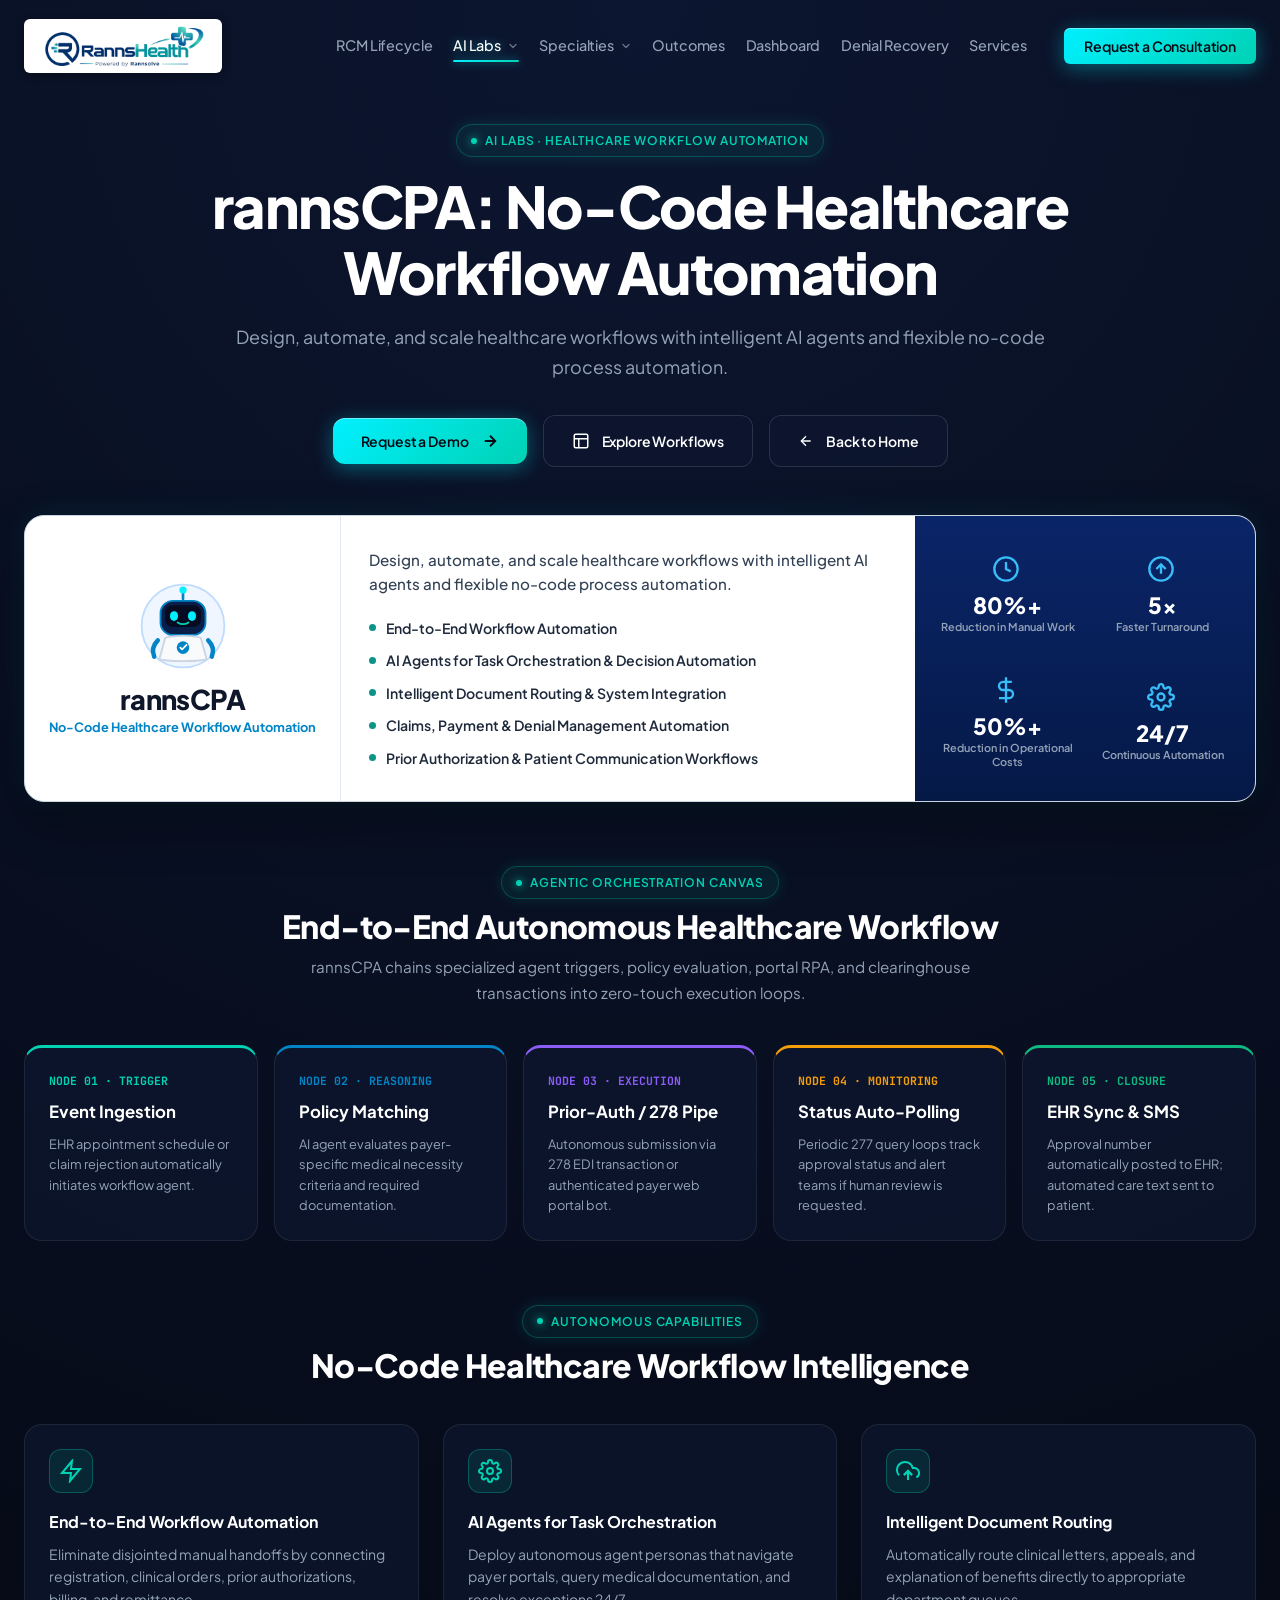
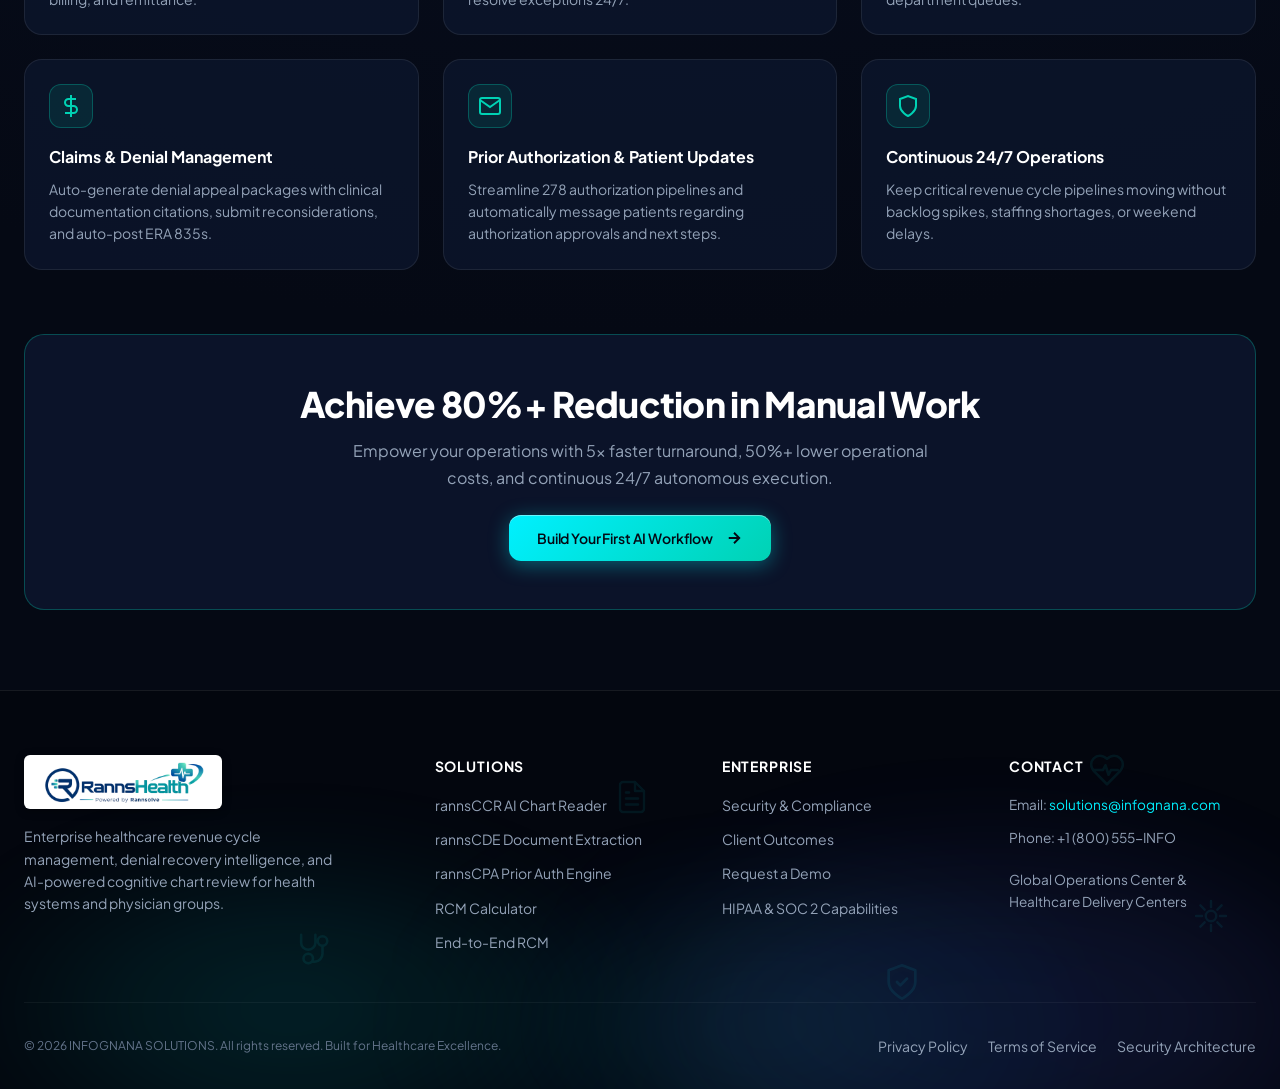
<file: rannscpa.html>
<!DOCTYPE html>
<html lang="en">

<head>
  <meta charset="UTF-8">
  <meta name="viewport" content="width=device-width, initial-scale=1.0">
  <title>rannsCPA | AI Labs | INFOGNANA SOLUTIONS</title>
  <meta name="description" content="rannsCPA - Prior Authorization & Pre-Claim Engine by INFOGNANA SOLUTIONS.">
  <meta name="theme-color" content="#050914">

  <!-- Google Fonts: Plus Jakarta Sans & JetBrains Mono -->
  <link rel="preconnect" href="https://fonts.googleapis.com">
  <link rel="preconnect" href="https://fonts.gstatic.com" crossorigin>
  <link
    href="https://fonts.googleapis.com/css2?family=JetBrains+Mono:wght@400;500;700&family=Plus+Jakarta+Sans:ital,wght@0,300;0,400;0,500;0,600;0,700;0,800;1,400;1,600&display=swap"
    rel="stylesheet">

  <!-- Favicon -->
  <link rel="icon" type="image/png" sizes="32x32" href="assets/favicon-32x32.png">
  <link rel="icon" type="image/png" sizes="16x16" href="assets/favicon-16x16.png">
  <link rel="apple-touch-icon" sizes="180x180" href="assets/apple-touch-icon.png">
  <link rel="shortcut icon" type="image/x-icon" href="favicon.ico">

  <!-- Stylesheets -->
  <link rel="stylesheet" href="css/variables.css?v=2.2">
  <link rel="stylesheet" href="css/base.css?v=2.3">
  <link rel="stylesheet" href="css/components.css?v=2.5">
  <link rel="stylesheet" href="css/animations.css?v=2.2">
</head>

<body>

  <!-- ======================================================================
       1. NAVIGATION & STICKY HEADER
       ====================================================================== -->
  <header class="header-nav" id="mainHeader">
    <div class="container nav-container">
      <!-- Brand Logo -->
      <a href="index.html" class="brand-logo" aria-label="RannsHealth — Powered by Rannsolve Home">
        <img src="assets/rannshealth-logo.png" alt="RannsHealth — Powered by Rannsolve" class="brand-logo-img">
      </a>

      <!-- Desktop Navigation Menu -->
      <nav class="nav-menu" aria-label="Primary Navigation">
        <a href="index.html#rcm-lifecycle" class="nav-link">RCM Lifecycle</a>
        <div class="nav-item-dropdown" id="aiLabsDropdown">
          <button type="button" class="nav-link nav-dropdown-trigger active" id="aiLabsTrigger" aria-expanded="false" aria-haspopup="true" aria-controls="aiLabsMenu">
            <span>AI Labs</span>
            <svg class="dropdown-chevron" width="12" height="12" viewBox="0 0 24 24" fill="none" stroke="currentColor" stroke-width="2.5" stroke-linecap="round" stroke-linejoin="round" aria-hidden="true">
              <polyline points="6 9 12 15 18 9"></polyline>
            </svg>
          </button>
          <div class="nav-dropdown-menu" id="aiLabsMenu" role="menu" aria-labelledby="aiLabsTrigger">
            <a href="rannscde.html" class="nav-dropdown-item" role="menuitem">
              <span class="dropdown-item-bullet"></span>
              <span class="dropdown-item-title">rannsCDE</span>
            </a>
            <a href="rannsccr.html" class="nav-dropdown-item" role="menuitem">
              <span class="dropdown-item-bullet"></span>
              <span class="dropdown-item-title">rannsCCR</span>
            </a>
            <a href="rannscpa.html" class="nav-dropdown-item active" role="menuitem">
              <span class="dropdown-item-bullet"></span>
              <span class="dropdown-item-title">rannsCPA</span>
            </a>
            <a href="rcm-calculator.html" class="nav-dropdown-item" role="menuitem">
              <span class="dropdown-item-bullet"></span>
              <span class="dropdown-item-title">RCM Calculator</span>
            </a>
          </div>
        </div>
        <div class="nav-item-dropdown" id="specialtiesDropdown">
          <button type="button" class="nav-link nav-dropdown-trigger" id="specialtiesTrigger" aria-expanded="false" aria-haspopup="true" aria-controls="specialtiesMenu">
            <span>Specialties</span>
            <svg class="dropdown-chevron" width="12" height="12" viewBox="0 0 24 24" fill="none" stroke="currentColor" stroke-width="2.5" stroke-linecap="round" stroke-linejoin="round" aria-hidden="true">
              <polyline points="6 9 12 15 18 9"></polyline>
            </svg>
          </button>
          <div class="nav-dropdown-menu" id="specialtiesMenu" role="menu" aria-labelledby="specialtiesTrigger">
            <a href="organization-types.html" class="nav-dropdown-item" role="menuitem">
              <span class="dropdown-item-bullet"></span>
              <span class="dropdown-item-title">Organization Types</span>
            </a>
            <a href="medical-specialties.html" class="nav-dropdown-item" role="menuitem">
              <span class="dropdown-item-bullet"></span>
              <span class="dropdown-item-title">Medical Specialties</span>
            </a>
            <a href="behavioral-health.html" class="nav-dropdown-item" role="menuitem">
              <span class="dropdown-item-bullet"></span>
              <span class="dropdown-item-title">Behavioral Health</span>
            </a>
          </div>
        </div>
        <a href="index.html#transformation" class="nav-link">Outcomes</a>
        <a href="index.html#dashboard" class="nav-link">Dashboard</a>
        <a href="index.html#denials" class="nav-link">Denial Recovery</a>
        <a href="index.html#services" class="nav-link">Services</a>
      </nav>

      <!-- Action CTAs -->
      <div class="nav-actions">
        <button type="button" class="btn btn-primary btn-sm open-consultation-modal-btn">Request a Consultation</button>
        <button type="button" class="nav-mobile-toggle" aria-label="Toggle Mobile Menu" aria-expanded="false">
          <svg width="24" height="24" viewBox="0 0 24 24" fill="none" stroke="currentColor" stroke-width="2">
            <line x1="3" y1="12" x2="21" y2="12"></line>
            <line x1="3" y1="6" x2="21" y2="6"></line>
            <line x1="3" y1="18" x2="21" y2="18"></line>
          </svg>
        </button>
      </div>
    </div>
  </header>

  <main class="product-page-main">
    <div class="container">
      <!-- Breadcrumb & Hero Header -->
      <div class="product-hero-header">
        <div class="eyebrow-badge badge-teal product-hero-badge">
          <span class="badge-dot"></span>
          AI Labs · Healthcare Workflow Automation
        </div>
        <h1 class="product-page-title">rannsCPA: No-Code Healthcare Workflow Automation</h1>
        <p class="product-page-subtitle">
          Design, automate, and scale healthcare workflows with intelligent AI agents and flexible no-code process automation.
        </p>
        <div class="product-hero-actions">
          <button type="button" class="btn btn-primary open-consultation-modal-btn">
            <span class="btn-glow-stream" aria-hidden="true"></span>
            <span>Request a Demo</span>
            <svg class="btn-icon" width="18" height="18" viewBox="0 0 24 24" fill="none" stroke="currentColor" stroke-width="2.5">
              <line x1="5" y1="12" x2="19" y2="12"></line>
              <polyline points="12 5 19 12 12 19"></polyline>
            </svg>
          </button>
          <a href="#workflow-architecture" class="btn btn-secondary">
            <svg width="18" height="18" viewBox="0 0 24 24" fill="none" stroke="currentColor" stroke-width="2">
              <rect x="3" y="3" width="18" height="18" rx="2" ry="2"></rect>
              <line x1="3" y1="9" x2="21" y2="9"></line>
              <line x1="9" y1="21" x2="9" y2="9"></line>
            </svg>
            <span>Explore Workflows</span>
          </a>
          <a href="index.html" class="btn btn-secondary">
            <svg width="16" height="16" viewBox="0 0 24 24" fill="none" stroke="currentColor" stroke-width="2">
              <line x1="19" y1="12" x2="5" y2="12"></line>
              <polyline points="12 19 5 12 12 5"></polyline>
            </svg>
            <span>Back to Home</span>
          </a>
        </div>
      </div>

      <!-- Reference Product Card (Matching Reference Screenshot 1 Bottom Wide Card) -->
      <div class="cpa-wide-card">
        <!-- Col 1: Robot Avatar & Brand Header -->
        <div class="cpa-left-brand">
          <div class="cpa-robot-avatar">
            <!-- Sleek AI Agent Robot SVG Icon -->
            <svg width="90" height="90" viewBox="0 0 100 100" fill="none">
              <circle cx="50" cy="50" r="46" fill="#EFF6FF" stroke="#BFDBFE" stroke-width="2"></circle>
              <!-- Antenna -->
              <line x1="50" y1="20" x2="50" y2="12" stroke="#0284C7" stroke-width="3" stroke-linecap="round"></line>
              <circle cx="50" cy="10" r="4" fill="#00F0FF"></circle>
              <!-- Robot Head -->
              <rect x="25" y="22" width="50" height="38" rx="14" fill="#0A1E4A" stroke="#0284C7" stroke-width="2"></rect>
              <!-- Face Screen / Visor -->
              <rect x="30" y="27" width="40" height="24" rx="8" fill="#050C22"></rect>
              <!-- Glowing Cyan Eyes -->
              <ellipse cx="40" cy="39" rx="4.5" ry="5.5" fill="#00F0FF"></ellipse>
              <ellipse cx="60" cy="39" rx="4.5" ry="5.5" fill="#00F0FF"></ellipse>
              <!-- Smile / Audio Pulse -->
              <path d="M44 46 Q50 50 56 46" stroke="#00D2B4" stroke-width="2" stroke-linecap="round" fill="none"></path>
              <!-- Body -->
              <path d="M30 64 C30 60 70 60 70 64 L76 86 C76 90 24 90 24 86 Z" fill="#F8FAFC" stroke="#CBD5E1" stroke-width="2"></path>
              <!-- Chest Badge -->
              <circle cx="50" cy="74" r="7" fill="#0284C7"></circle>
              <path d="M47 74 L49 76 L54 71" stroke="#FFFFFF" stroke-width="1.8" stroke-linecap="round" stroke-linejoin="round"></path>
              <!-- Arms -->
              <path d="M22 66 Q14 74 18 84" stroke="#0284C7" stroke-width="5" stroke-linecap="round" fill="none"></path>
              <path d="M78 66 Q86 74 82 84" stroke="#0284C7" stroke-width="5" stroke-linecap="round" fill="none"></path>
            </svg>
          </div>
          <h2>rannsCPA</h2>
          <div class="cpa-sub">No-Code Healthcare Workflow Automation</div>
        </div>

        <!-- Col 2: Description & Key Capabilities -->
        <div class="cpa-center-content">
          <p class="cpa-desc-text">
            Design, automate, and scale healthcare workflows with intelligent AI agents and flexible no-code process automation.
          </p>

          <div class="cpa-caps-list">
            <div class="cpa-cap-row">
              <span class="caps-bullet-dot teal"></span>
              <span>End-to-End Workflow Automation</span>
            </div>
            <div class="cpa-cap-row">
              <span class="caps-bullet-dot teal"></span>
              <span>AI Agents for Task Orchestration & Decision Automation</span>
            </div>
            <div class="cpa-cap-row">
              <span class="caps-bullet-dot teal"></span>
              <span>Intelligent Document Routing & System Integration</span>
            </div>
            <div class="cpa-cap-row">
              <span class="caps-bullet-dot teal"></span>
              <span>Claims, Payment & Denial Management Automation</span>
            </div>
            <div class="cpa-cap-row">
              <span class="caps-bullet-dot teal"></span>
              <span>Prior Authorization & Patient Communication Workflows</span>
            </div>
          </div>
        </div>

        <!-- Col 3: Deep Blue Metrics Sidebar (From Screenshot) -->
        <div class="cpa-metrics-sidebar">
          <div class="cpa-stat-box">
            <div class="cpa-stat-icon">
              <svg width="28" height="28" viewBox="0 0 24 24" fill="none" stroke="currentColor" stroke-width="2">
                <circle cx="12" cy="12" r="10"></circle>
                <polyline points="12 6 12 12 16 14"></polyline>
              </svg>
            </div>
            <div class="cpa-stat-num">80%+</div>
            <div class="cpa-stat-label">Reduction in Manual Work</div>
          </div>

          <div class="cpa-stat-box">
            <div class="cpa-stat-icon">
              <svg width="28" height="28" viewBox="0 0 24 24" fill="none" stroke="currentColor" stroke-width="2">
                <circle cx="12" cy="12" r="10"></circle>
                <polyline points="16 12 12 8 8 12"></polyline>
                <line x1="12" y1="16" x2="12" y2="8"></line>
              </svg>
            </div>
            <div class="cpa-stat-num">5x</div>
            <div class="cpa-stat-label">Faster Turnaround</div>
          </div>

          <div class="cpa-stat-box">
            <div class="cpa-stat-icon">
              <svg width="28" height="28" viewBox="0 0 24 24" fill="none" stroke="currentColor" stroke-width="2">
                <line x1="12" y1="1" x2="12" y2="23"></line>
                <path d="M17 5H9.5a3.5 3.5 0 0 0 0 7h5a3.5 3.5 0 0 1 0 7H6"></path>
              </svg>
            </div>
            <div class="cpa-stat-num">50%+</div>
            <div class="cpa-stat-label">Reduction in Operational Costs</div>
          </div>

          <div class="cpa-stat-box">
            <div class="cpa-stat-icon">
              <svg width="28" height="28" viewBox="0 0 24 24" fill="none" stroke="currentColor" stroke-width="2">
                <circle cx="12" cy="12" r="3"></circle>
                <path d="M19.4 15a1.65 1.65 0 0 0 .33 1.82l.06.06a2 2 0 0 1 0 2.83 2 2 0 0 1-2.83 0l-.06-.06a1.65 1.65 0 0 0-1.82-.33 1.65 1.65 0 0 0-1 1.51V21a2 2 0 0 1-2 2 2 2 0 0 1-2-2v-.09A1.65 1.65 0 0 0 9 19.4a1.65 1.65 0 0 0-1.82.33l-.06.06a2 2 0 0 1-2.83 0 2 2 0 0 1 0-2.83l.06-.06a1.65 1.65 0 0 0 .33-1.82 1.65 1.65 0 0 0-1.51-1H3a2 2 0 0 1-2-2 2 2 0 0 1 2-2h.09A1.65 1.65 0 0 0 4.6 9a1.65 1.65 0 0 0-.33-1.82l-.06-.06a2 2 0 0 1 0-2.83 2 2 0 0 1 2.83 0l.06.06a1.65 1.65 0 0 0 1.82.33H9a1.65 1.65 0 0 0 1-1.51V3a2 2 0 0 1 2-2 2 2 0 0 1 2 2v.09a1.65 1.65 0 0 0 1 1.51 1.65 1.65 0 0 0 1.82-.33l.06-.06a2 2 0 0 1 2.83 0 2 2 0 0 1 0 2.83l-.06.06a1.65 1.65 0 0 0-.33 1.82V9a1.65 1.65 0 0 0 1.51 1H21a2 2 0 0 1 2 2 2 2 0 0 1-2 2h-.09a1.65 1.65 0 0 0-1.51 1z"></path>
              </svg>
            </div>
            <div class="cpa-stat-num">24/7</div>
            <div class="cpa-stat-label">Continuous Automation</div>
          </div>
        </div>
      </div>

      <!-- Visual Workflow Process Pipeline Diagram -->
      <div id="workflow-architecture" style="margin-top: var(--space-16); margin-bottom: var(--space-16);">
        <div style="text-align: center; margin-bottom: var(--space-10);">
          <div class="eyebrow-badge badge-teal" style="margin-bottom: 8px;">
            <span class="badge-dot"></span>
            Agentic Orchestration Canvas
          </div>
          <h2 style="font-size: 2rem; font-weight: 800; color: #FFFFFF; margin-bottom: 8px;">
            End-to-End Autonomous Healthcare Workflow
          </h2>
          <p style="font-size: 0.95rem; color: var(--text-secondary); max-width: 680px; margin: 0 auto;">
            rannsCPA chains specialized agent triggers, policy evaluation, portal RPA, and clearinghouse transactions into zero-touch execution loops.
          </p>
        </div>

        <div style="display: grid; grid-template-columns: repeat(auto-fit, minmax(200px, 1fr)); gap: 16px; position: relative;">
          <!-- Step 1 -->
          <div class="cap-deepdive-card" style="border-top: 3px solid #00D2B4;">
            <div style="font-family: var(--font-mono); font-size: 0.72rem; color: #00D2B4; font-weight: 700; margin-bottom: 8px;">NODE 01 · TRIGGER</div>
            <div class="cap-deepdive-title" style="font-size: 1.05rem;">Event Ingestion</div>
            <div class="cap-deepdive-text" style="font-size: 0.8rem;">
              EHR appointment schedule or claim rejection automatically initiates workflow agent.
            </div>
          </div>

          <!-- Step 2 -->
          <div class="cap-deepdive-card" style="border-top: 3px solid #0284C7;">
            <div style="font-family: var(--font-mono); font-size: 0.72rem; color: #0284C7; font-weight: 700; margin-bottom: 8px;">NODE 02 · REASONING</div>
            <div class="cap-deepdive-title" style="font-size: 1.05rem;">Policy Matching</div>
            <div class="cap-deepdive-text" style="font-size: 0.8rem;">
              AI agent evaluates payer-specific medical necessity criteria and required documentation.
            </div>
          </div>

          <!-- Step 3 -->
          <div class="cap-deepdive-card" style="border-top: 3px solid #8B5CF6;">
            <div style="font-family: var(--font-mono); font-size: 0.72rem; color: #8B5CF6; font-weight: 700; margin-bottom: 8px;">NODE 03 · EXECUTION</div>
            <div class="cap-deepdive-title" style="font-size: 1.05rem;">Prior-Auth / 278 Pipe</div>
            <div class="cap-deepdive-text" style="font-size: 0.8rem;">
              Autonomous submission via 278 EDI transaction or authenticated payer web portal bot.
            </div>
          </div>

          <!-- Step 4 -->
          <div class="cap-deepdive-card" style="border-top: 3px solid #F59E0B;">
            <div style="font-family: var(--font-mono); font-size: 0.72rem; color: #F59E0B; font-weight: 700; margin-bottom: 8px;">NODE 04 · MONITORING</div>
            <div class="cap-deepdive-title" style="font-size: 1.05rem;">Status Auto-Polling</div>
            <div class="cap-deepdive-text" style="font-size: 0.8rem;">
              Periodic 277 query loops track approval status and alert teams if human review is requested.
            </div>
          </div>

          <!-- Step 5 -->
          <div class="cap-deepdive-card" style="border-top: 3px solid #10B981;">
            <div style="font-family: var(--font-mono); font-size: 0.72rem; color: #10B981; font-weight: 700; margin-bottom: 8px;">NODE 05 · CLOSURE</div>
            <div class="cap-deepdive-title" style="font-size: 1.05rem;">EHR Sync & SMS</div>
            <div class="cap-deepdive-text" style="font-size: 0.8rem;">
              Approval number automatically posted to EHR; automated care text sent to patient.
            </div>
          </div>
        </div>
      </div>

      <!-- Deep-Dive Capabilities Grid -->
      <div style="margin-top: var(--space-16);">
        <div style="text-align: center; margin-bottom: var(--space-10);">
          <div class="eyebrow-badge badge-teal" style="margin-bottom: 8px;">
            <span class="badge-dot"></span>
            Autonomous Capabilities
          </div>
          <h2 style="font-size: 2rem; font-weight: 800; color: #FFFFFF;">
            No-Code Healthcare Workflow Intelligence
          </h2>
        </div>

        <div class="cap-deepdive-grid">
          <div class="cap-deepdive-card">
            <div class="cap-deepdive-icon" style="color: #00D2B4; background: rgba(0, 210, 180, 0.1); border-color: rgba(0, 210, 180, 0.3);">
              <svg width="24" height="24" viewBox="0 0 24 24" fill="none" stroke="currentColor" stroke-width="2">
                <polygon points="13 2 3 14 12 14 11 22 21 10 12 10 13 2"></polygon>
              </svg>
            </div>
            <div class="cap-deepdive-title">End-to-End Workflow Automation</div>
            <div class="cap-deepdive-text">
              Eliminate disjointed manual handoffs by connecting registration, clinical orders, prior authorizations, billing, and remittance.
            </div>
          </div>

          <div class="cap-deepdive-card">
            <div class="cap-deepdive-icon" style="color: #00D2B4; background: rgba(0, 210, 180, 0.1); border-color: rgba(0, 210, 180, 0.3);">
              <svg width="24" height="24" viewBox="0 0 24 24" fill="none" stroke="currentColor" stroke-width="2">
                <circle cx="12" cy="12" r="3"></circle>
                <path d="M19.4 15a1.65 1.65 0 0 0 .33 1.82l.06.06a2 2 0 0 1 0 2.83 2 2 0 0 1-2.83 0l-.06-.06a1.65 1.65 0 0 0-1.82-.33 1.65 1.65 0 0 0-1 1.51V21a2 2 0 0 1-2 2 2 2 0 0 1-2-2v-.09A1.65 1.65 0 0 0 9 19.4a1.65 1.65 0 0 0-1.82.33l-.06.06a2 2 0 0 1-2.83 0 2 2 0 0 1 0-2.83l.06-.06a1.65 1.65 0 0 0 .33-1.82 1.65 1.65 0 0 0-1.51-1H3a2 2 0 0 1-2-2 2 2 0 0 1 2-2h.09A1.65 1.65 0 0 0 4.6 9a1.65 1.65 0 0 0-.33-1.82l-.06-.06a2 2 0 0 1 0-2.83 2 2 0 0 1 2.83 0l.06.06a1.65 1.65 0 0 0 1.82.33H9a1.65 1.65 0 0 0 1-1.51V3a2 2 0 0 1 2-2 2 2 0 0 1 2 2v.09a1.65 1.65 0 0 0 1 1.51 1.65 1.65 0 0 0 1.82-.33l.06-.06a2 2 0 0 1 2.83 0 2 2 0 0 1 0 2.83l-.06.06a1.65 1.65 0 0 0-.33 1.82V9a1.65 1.65 0 0 0 1.51 1H21a2 2 0 0 1 2 2 2 2 0 0 1-2 2h-.09a1.65 1.65 0 0 0-1.51 1z"></path>
              </svg>
            </div>
            <div class="cap-deepdive-title">AI Agents for Task Orchestration</div>
            <div class="cap-deepdive-text">
              Deploy autonomous agent personas that navigate payer portals, query medical documentation, and resolve exceptions 24/7.
            </div>
          </div>

          <div class="cap-deepdive-card">
            <div class="cap-deepdive-icon" style="color: #00D2B4; background: rgba(0, 210, 180, 0.1); border-color: rgba(0, 210, 180, 0.3);">
              <svg width="24" height="24" viewBox="0 0 24 24" fill="none" stroke="currentColor" stroke-width="2">
                <polyline points="16 16 12 12 8 16"></polyline>
                <line x1="12" y1="12" x2="12" y2="21"></line>
                <path d="M20.39 18.39A5 5 0 0 0 18 9h-1.26A8 8 0 1 0 3 16.3"></path>
                <polyline points="16 16 12 12 8 16"></polyline>
              </svg>
            </div>
            <div class="cap-deepdive-title">Intelligent Document Routing</div>
            <div class="cap-deepdive-text">
              Automatically route clinical letters, appeals, and explanation of benefits directly to appropriate department queues.
            </div>
          </div>

          <div class="cap-deepdive-card">
            <div class="cap-deepdive-icon" style="color: #00D2B4; background: rgba(0, 210, 180, 0.1); border-color: rgba(0, 210, 180, 0.3);">
              <svg width="24" height="24" viewBox="0 0 24 24" fill="none" stroke="currentColor" stroke-width="2">
                <line x1="12" y1="1" x2="12" y2="23"></line>
                <path d="M17 5H9.5a3.5 3.5 0 0 0 0 7h5a3.5 3.5 0 0 1 0 7H6"></path>
              </svg>
            </div>
            <div class="cap-deepdive-title">Claims & Denial Management</div>
            <div class="cap-deepdive-text">
              Auto-generate denial appeal packages with clinical documentation citations, submit reconsiderations, and auto-post ERA 835s.
            </div>
          </div>

          <div class="cap-deepdive-card">
            <div class="cap-deepdive-icon" style="color: #00D2B4; background: rgba(0, 210, 180, 0.1); border-color: rgba(0, 210, 180, 0.3);">
              <svg width="24" height="24" viewBox="0 0 24 24" fill="none" stroke="currentColor" stroke-width="2">
                <path d="M4 4h16c1.1 0 2 .9 2 2v12c0 1.1-.9 2-2 2H4c-1.1 0-2-.9-2-2V6c0-1.1.9-2 2-2z"></path>
                <polyline points="22,6 12,13 2,6"></polyline>
              </svg>
            </div>
            <div class="cap-deepdive-title">Prior Authorization & Patient Updates</div>
            <div class="cap-deepdive-text">
              Streamline 278 authorization pipelines and automatically message patients regarding authorization approvals and next steps.
            </div>
          </div>

          <div class="cap-deepdive-card">
            <div class="cap-deepdive-icon" style="color: #00D2B4; background: rgba(0, 210, 180, 0.1); border-color: rgba(0, 210, 180, 0.3);">
              <svg width="24" height="24" viewBox="0 0 24 24" fill="none" stroke="currentColor" stroke-width="2">
                <path d="M12 22s8-4 8-10V5l-8-3-8 3v7c0 6 8 10 8 10z"></path>
              </svg>
            </div>
            <div class="cap-deepdive-title">Continuous 24/7 Operations</div>
            <div class="cap-deepdive-text">
              Keep critical revenue cycle pipelines moving without backlog spikes, staffing shortages, or weekend delays.
            </div>
          </div>
        </div>
      </div>

      <!-- Bottom Consultation Callout -->
      <div class="final-cta-card" style="margin-top: var(--space-8); text-align: center; padding: 48px 24px; background: rgba(14, 23, 48, 0.75); border: 1px solid rgba(0, 210, 180, 0.3); border-radius: 20px;">
        <h2 style="font-size: 2.2rem; font-weight: 800; color: #FFFFFF; margin-bottom: 12px;">
          Achieve 80%+ Reduction in Manual Work
        </h2>
        <p style="font-size: 1rem; color: var(--text-secondary); max-width: 600px; margin: 0 auto 24px;">
          Empower your operations with 5× faster turnaround, 50%+ lower operational costs, and continuous 24/7 autonomous execution.
        </p>
        <button type="button" class="btn btn-primary open-consultation-modal-btn">
          <span class="btn-glow-stream" aria-hidden="true"></span>
          <span>Build Your First AI Workflow</span>
          <svg class="btn-icon" width="18" height="18" viewBox="0 0 24 24" fill="none" stroke="currentColor" stroke-width="2.5">
            <line x1="5" y1="12" x2="19" y2="12"></line>
            <polyline points="12 5 19 12 12 19"></polyline>
          </svg>
        </button>
      </div>
    </div>
  </main>

  <!-- ======================================================================
       ENTERPRISE FOOTER
       ====================================================================== -->
  <footer class="site-footer">
    <!-- Subtle, Premium Animated Background (Cyan/Teal/Blue Glowing Waves, Drift Particles, Faint Healthcare Icons) -->
    <div class="footer-ambient-bg" aria-hidden="true">
      <!-- Softly Glowing Gradient Waves in Cyan, Teal, and Deep Blue -->
      <div class="footer-wave-mesh">
        <div class="footer-wave footer-wave-cyan"></div>
        <div class="footer-wave footer-wave-teal"></div>
        <div class="footer-wave footer-wave-blue"></div>
      </div>

      <!-- Tiny Dim Drifting Background Particles Canvas -->
      <canvas id="footerParticlesCanvas" class="footer-particles-canvas"></canvas>

      <!-- Faint Healthcare-Themed Floating Decorative Icons (Low-Contrast, Hidden from A11y) -->
      <div class="footer-floating-icons">
        <!-- 1. Hospital -->
        <svg class="footer-float-icon icon-hospital" viewBox="0 0 24 24" fill="none" stroke="currentColor" stroke-width="1.6" stroke-linecap="round" stroke-linejoin="round">
          <path d="M3 21h18M5 21V5a2 2 0 0 1 2-2h10a2 2 0 0 1 2 2v16M9 9h6M12 6v6"/>
          <path d="M9 21v-4a2 2 0 0 1 2-2h2a2 2 0 0 1 2 2v4"/>
        </svg>

        <!-- 2. Stethoscope -->
        <svg class="footer-float-icon icon-stethoscope" viewBox="0 0 24 24" fill="none" stroke="currentColor" stroke-width="1.6" stroke-linecap="round" stroke-linejoin="round">
          <path d="M4.5 3v5a4.5 4.5 0 0 0 9 0V3M18 10a3 3 0 1 0 0-6 3 3 0 0 0 0 6zm0 0v5a5 5 0 0 1-5 5h-1"/>
          <circle cx="9" cy="18" r="3"/>
        </svg>

        <!-- 3. Billing / Invoice -->
        <svg class="footer-float-icon icon-billing" viewBox="0 0 24 24" fill="none" stroke="currentColor" stroke-width="1.6" stroke-linecap="round" stroke-linejoin="round">
          <path d="M14 2H6a2 2 0 0 0-2 2v16a2 2 0 0 0 2 2h12a2 2 0 0 0 2-2V8z"/>
          <polyline points="14 2 14 8 20 8"/>
          <line x1="16" y1="13" x2="8" y2="13"/>
          <line x1="16" y1="17" x2="8" y2="17"/>
          <line x1="10" y1="9" x2="8" y2="9"/>
        </svg>

        <!-- 4. Claims / Verification Shield -->
        <svg class="footer-float-icon icon-claims" viewBox="0 0 24 24" fill="none" stroke="currentColor" stroke-width="1.6" stroke-linecap="round" stroke-linejoin="round">
          <path d="M12 22s8-4 8-10V5l-8-3-8 3v7c0 6 8 10 8 10z"/>
          <path d="m9 12 2 2 4-4"/>
        </svg>

        <!-- 5. Insurance / Healthcare Heart Pulse -->
        <svg class="footer-float-icon icon-insurance" viewBox="0 0 24 24" fill="none" stroke="currentColor" stroke-width="1.6" stroke-linecap="round" stroke-linejoin="round">
          <path d="M19 14c1.49-1.46 3-3.21 3-5.5A5.5 5.5 0 0 0 16.5 3c-1.76 0-3 .5-4.5 2-1.5-1.5-2.74-2-4.5-2A5.5 5.5 0 0 0 2 8.5c0 2.3 1.5 4.05 3 5.5l7 7Z"/>
          <path d="M3.22 12H9.5l1.5-3 2 6 1.5-3h4.28"/>
        </svg>

        <!-- 6. AI Intelligence Node -->
        <svg class="footer-float-icon icon-ai" viewBox="0 0 24 24" fill="none" stroke="currentColor" stroke-width="1.6" stroke-linecap="round" stroke-linejoin="round">
          <path d="M12 2v4M12 18v4M4.93 4.93l2.83 2.83M16.24 16.24l2.83 2.83M2 12h4M18 12h4M4.93 19.07l2.83-2.83M16.24 7.76l2.83-2.83"/>
          <circle cx="12" cy="12" r="3.5"/>
        </svg>
      </div>
    </div>

    <div class="container">
      <div class="footer-grid">
        <!-- Col 1: Brand & Bio -->
        <div class="footer-brand-col">
          <a href="index.html" class="brand-logo" aria-label="RannsHealth — Powered by Rannsolve Home">
            <img src="assets/rannshealth-logo.png" alt="RannsHealth — Powered by Rannsolve" class="brand-logo-img-footer">
          </a>
          <p class="footer-copy">
            Enterprise healthcare revenue cycle management, denial recovery intelligence, and AI-powered cognitive chart
            review for health systems and physician groups.
          </p>
        </div>

        <!-- Col 2: Solutions -->
        <div>
          <div class="footer-col-title">Solutions</div>
          <div class="footer-links-list">
            <a href="rannsccr.html" class="footer-link">rannsCCR AI Chart Reader</a>
            <a href="rannscde.html" class="footer-link">rannsCDE Document Extraction</a>
            <a href="rannscpa.html" class="footer-link">rannsCPA Prior Auth Engine</a>
            <a href="rcm-calculator.html" class="footer-link">RCM Calculator</a>
            <a href="index.html#rcm-lifecycle" class="footer-link">End-to-End RCM</a>
          </div>
        </div>

        <!-- Col 3: Company & Trust -->
        <div>
          <div class="footer-col-title">Enterprise</div>
          <div class="footer-links-list">
            <a href="security-architecture.html" class="footer-link">Security & Compliance</a>
            <a href="index.html#transformation" class="footer-link">Client Outcomes</a>
            <a href="#" class="footer-link open-consultation-modal-btn">Request a Demo</a>
            <a href="security-architecture.html" class="footer-link">HIPAA & SOC 2 Capabilities</a>
          </div>
        </div>

        <!-- Col 4: Contact & Locations -->
        <div>
          <div class="footer-col-title">Contact</div>
          <div class="footer-links-list" style="font-size: 0.85rem; color: #94A3B8; line-height: 1.6;">
            <div>Email: <a href="mailto:solutions@infognana.com" style="color: var(--color-cyan);">solutions@infognana.com</a></div>
            <div>Phone: +1 (800) 555-INFO</div>
            <div style="margin-top: 8px;">Global Operations Center & Healthcare Delivery Centers</div>
          </div>
        </div>
      </div>

      <div class="footer-bottom">
        <div>
          © 2026 INFOGNANA SOLUTIONS. All rights reserved. Built for Healthcare Excellence.
        </div>
        <div class="footer-legal-links">
          <a href="privacy-policy.html" class="footer-link">Privacy Policy</a>
          <a href="terms-of-service.html" class="footer-link">Terms of Service</a>
          <a href="security-architecture.html" class="footer-link">Security Architecture</a>
        </div>
      </div>
    </div>
  </footer>

  <!-- ======================================================================
       INTERACTIVE CONSULTATION & DEMO BOOKING MODAL
       ====================================================================== -->
  <div class="modal-overlay" id="consultationModalOverlay" role="dialog" aria-modal="true" aria-labelledby="modalTitle">
    <div class="modal-card">
      <button type="button" class="modal-close-btn" id="closeConsultationModalBtn" aria-label="Close Modal">
        <svg width="20" height="20" viewBox="0 0 24 24" fill="none" stroke="currentColor" stroke-width="2">
          <line x1="18" y1="6" x2="6" y2="18"></line>
          <line x1="6" y1="6" x2="18" y2="18"></line>
        </svg>
      </button>

      <!-- Booking Form -->
      <form id="consultationBookingForm">
        <div style="margin-bottom: 24px;">
          <div class="eyebrow-badge badge-cyan" style="margin-bottom: 8px;">
            <span class="badge-dot"></span>
            RCM Advisory
          </div>
          <h3 id="modalTitle" style="color: #FFFFFF; font-size: 1.5rem; font-weight: 700; margin-bottom: 6px;">
            Request a Consultation & rannsCPA Demo
          </h3>
          <p style="font-size: 0.85rem; color: #94A3B8;">
            Connect with a Senior Healthcare RCM Architect from INFOGNANA SOLUTIONS to evaluate your prior authorization turnaround and clearance rate.
          </p>
        </div>

        <div class="form-group">
          <label for="formFullName" class="form-label">Full Name *</label>
          <input type="text" id="formFullName" class="form-input" placeholder="e.g. Dr. Sarah Jenkins, MD" required>
        </div>

        <div class="form-group">
          <label for="formWorkEmail" class="form-label">Work Email *</label>
          <input type="email" id="formWorkEmail" class="form-input" placeholder="sjenkins@healthsystem.org" required>
        </div>

        <div style="display: grid; grid-template-columns: 1fr 1fr; gap: 16px;">
          <div class="form-group">
            <label for="formOrgType" class="form-label">Organization Type *</label>
            <select id="formOrgType" class="form-select" required>
              <option value="Hospital & Health System">Hospital & Health System</option>
              <option value="Large Physician Practice">Large Physician Practice Group</option>
              <option value="Specialty Clinic (Oncology/Cardio/Ortho)">Specialty Clinic</option>
              <option value="Medical Billing Company">Medical Billing Company</option>
              <option value="Ambulatory Surgical Center">Ambulatory Surgical Center</option>
            </select>
          </div>

          <div class="form-group">
            <label for="formVolume" class="form-label">Monthly Claims Volume</label>
            <select id="formVolume" class="form-select">
              <option value="5,000 - 15,000 Claims/Mo">5,000 - 15,000 Claims/Mo</option>
              <option value="15,000 - 50,000 Claims/Mo" selected>15,000 - 50,000 Claims/Mo</option>
              <option value="50,000 - 200,000+ Claims/Mo">50,000 - 200,000+ Claims/Mo</option>
              <option value="Enterprise Multi-Hospital">Enterprise Multi-Hospital</option>
            </select>
          </div>
        </div>

        <div class="form-group">
          <label for="formPrimaryGoal" class="form-label">Primary Objective</label>
          <select id="formPrimaryGoal" class="form-select">
            <option value="Automate Prior Authorization with rannsCPA">Automate Prior Authorization with rannsCPA</option>
            <option value="Deploy rannsCCR AI Chart Review">Deploy rannsCCR AI Chart Review</option>
            <option value="Reduce Denials & A/R Days">Reduce Denials & Accelerate A/R</option>
            <option value="Full Revenue Cycle Outsourcing">Full End-to-End RCM Outsourcing</option>
          </select>
        </div>

        <button type="submit" class="btn btn-primary modal-submit-btn" style="width: 100%; margin-top: 12px;">
          <span class="btn-glow-stream" aria-hidden="true"></span>
          <span class="btn-text">Submit Consultation Request</span>
          <svg class="btn-icon" width="18" height="18" viewBox="0 0 24 24" fill="none" stroke="currentColor"
            stroke-width="2.5">
            <line x1="5" y1="12" x2="19" y2="12"></line>
            <polyline points="12 5 19 12 12 19"></polyline>
          </svg>
        </button>

        <div class="modal-privacy-notice">
          🔒 Confidential. INFOGNANA SOLUTIONS adheres to strict HIPAA non-disclosure and privacy protocols.
        </div>
      </form>

      <!-- Confirmation State Container -->
      <div id="modalConfirmationView" style="display: none;"></div>
    </div>
  </div>

  <!-- Main JavaScript Application -->
  <script type="module" src="js/main.js"></script>
</body>

</html>
</file>
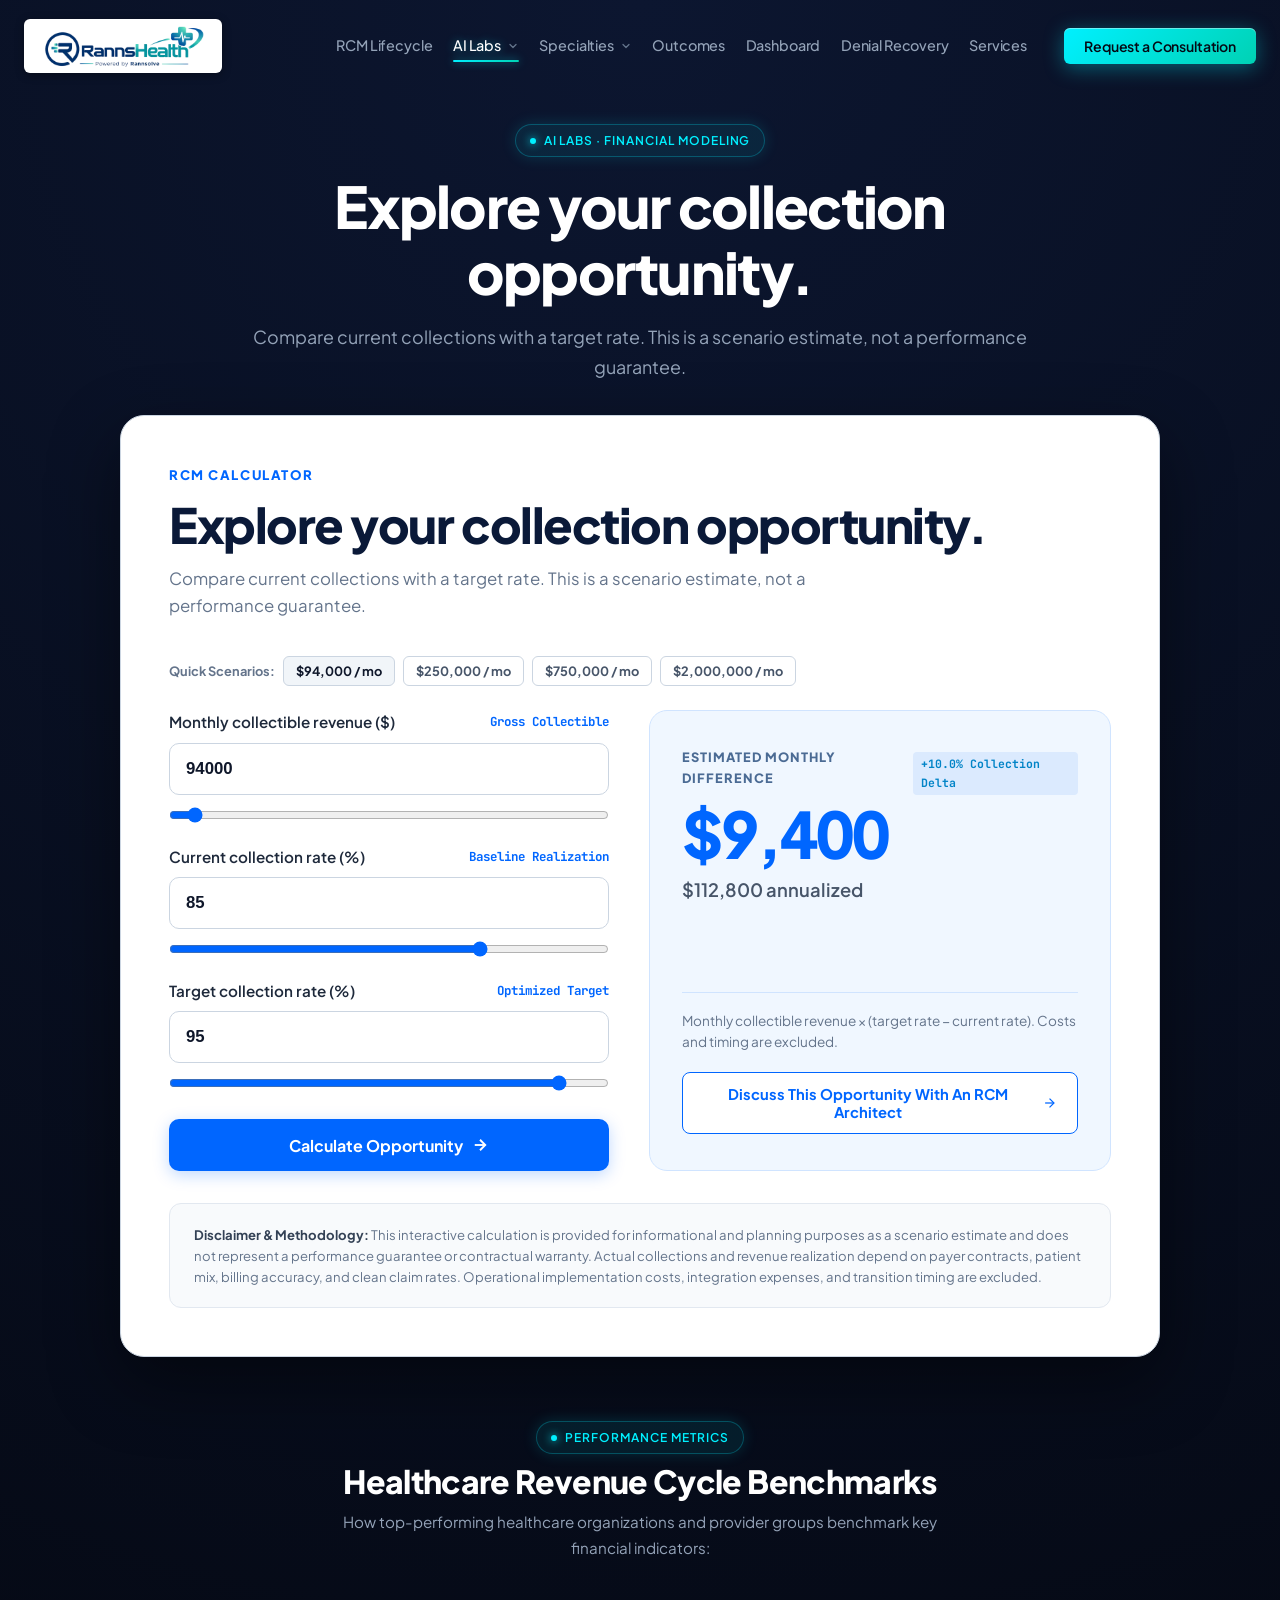
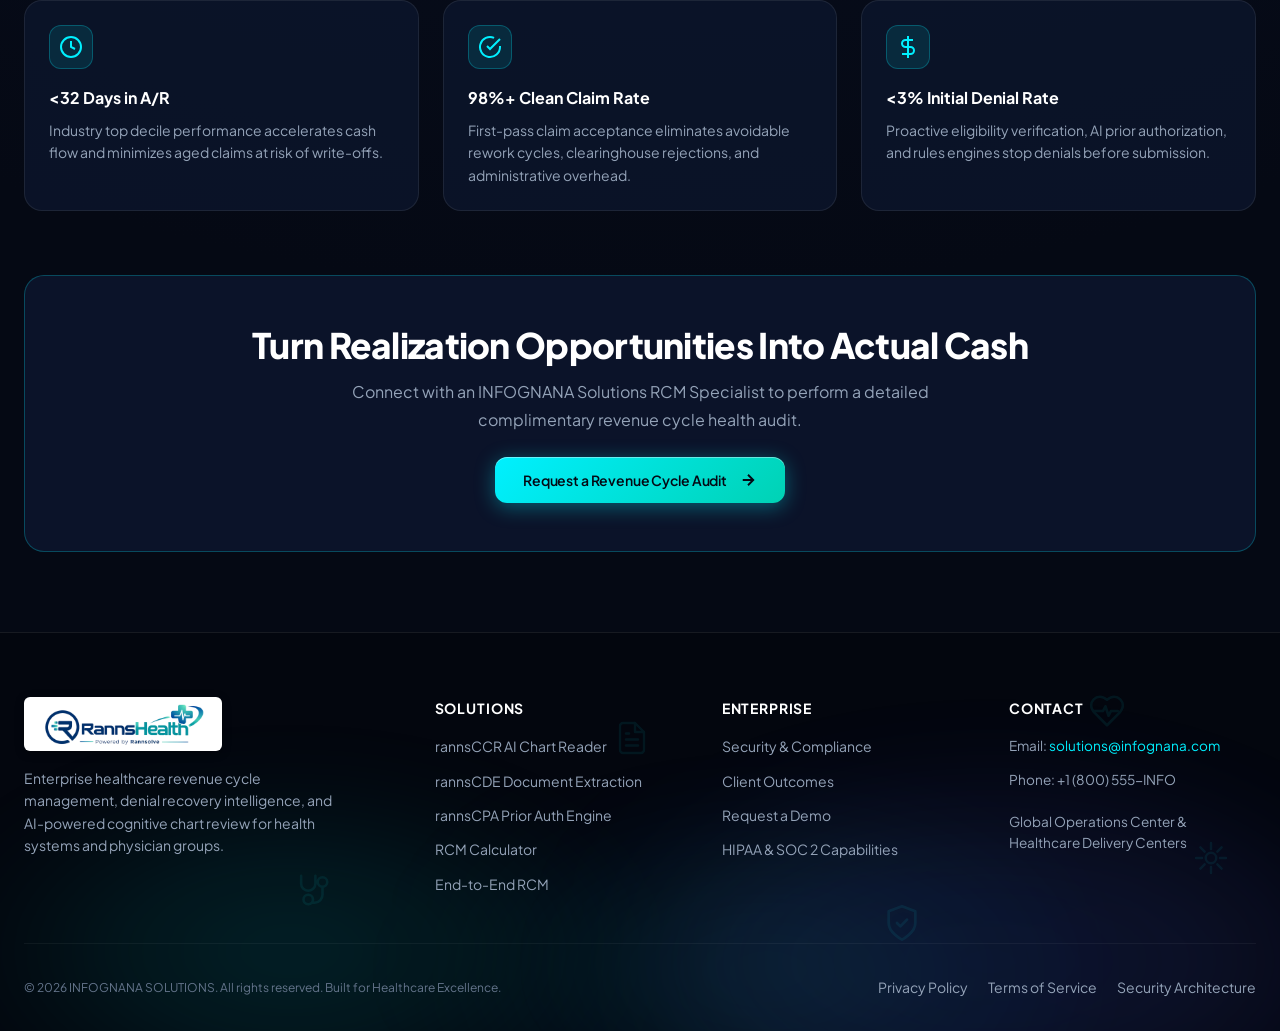
<file: rcm-calculator.html>
<!DOCTYPE html>
<html lang="en">

<head>
  <meta charset="UTF-8">
  <meta name="viewport" content="width=device-width, initial-scale=1.0">
  <title>RCM Calculator | AI Labs | INFOGNANA SOLUTIONS</title>
  <meta name="description" content="RCM Calculator - Interactive Revenue Cycle & ROI Modeling Engine by INFOGNANA SOLUTIONS.">
  <meta name="theme-color" content="#050914">

  <!-- Google Fonts: Plus Jakarta Sans & JetBrains Mono -->
  <link rel="preconnect" href="https://fonts.googleapis.com">
  <link rel="preconnect" href="https://fonts.gstatic.com" crossorigin>
  <link
    href="https://fonts.googleapis.com/css2?family=JetBrains+Mono:wght@400;500;700&family=Plus+Jakarta+Sans:ital,wght@0,300;0,400;0,500;0,600;0,700;0,800;1,400;1,600&display=swap"
    rel="stylesheet">

  <!-- Favicon -->
  <link rel="icon" type="image/png" sizes="32x32" href="assets/favicon-32x32.png">
  <link rel="icon" type="image/png" sizes="16x16" href="assets/favicon-16x16.png">
  <link rel="apple-touch-icon" sizes="180x180" href="assets/apple-touch-icon.png">
  <link rel="shortcut icon" type="image/x-icon" href="favicon.ico">

  <!-- Stylesheets -->
  <link rel="stylesheet" href="css/variables.css?v=2.2">
  <link rel="stylesheet" href="css/base.css?v=2.3">
  <link rel="stylesheet" href="css/components.css?v=2.5">
  <link rel="stylesheet" href="css/animations.css?v=2.2">
</head>

<body>

  <!-- ======================================================================
       1. NAVIGATION & STICKY HEADER
       ====================================================================== -->
  <header class="header-nav" id="mainHeader">
    <div class="container nav-container">
      <!-- Brand Logo -->
      <a href="index.html" class="brand-logo" aria-label="RannsHealth — Powered by Rannsolve Home">
        <img src="assets/rannshealth-logo.png" alt="RannsHealth — Powered by Rannsolve" class="brand-logo-img">
      </a>

      <!-- Desktop Navigation Menu -->
      <nav class="nav-menu" aria-label="Primary Navigation">
        <a href="index.html#rcm-lifecycle" class="nav-link">RCM Lifecycle</a>
        <div class="nav-item-dropdown" id="aiLabsDropdown">
          <button type="button" class="nav-link nav-dropdown-trigger active" id="aiLabsTrigger" aria-expanded="false" aria-haspopup="true" aria-controls="aiLabsMenu">
            <span>AI Labs</span>
            <svg class="dropdown-chevron" width="12" height="12" viewBox="0 0 24 24" fill="none" stroke="currentColor" stroke-width="2.5" stroke-linecap="round" stroke-linejoin="round" aria-hidden="true">
              <polyline points="6 9 12 15 18 9"></polyline>
            </svg>
          </button>
          <div class="nav-dropdown-menu" id="aiLabsMenu" role="menu" aria-labelledby="aiLabsTrigger">
            <a href="rannscde.html" class="nav-dropdown-item" role="menuitem">
              <span class="dropdown-item-bullet"></span>
              <span class="dropdown-item-title">rannsCDE</span>
            </a>
            <a href="rannsccr.html" class="nav-dropdown-item" role="menuitem">
              <span class="dropdown-item-bullet"></span>
              <span class="dropdown-item-title">rannsCCR</span>
            </a>
            <a href="rannscpa.html" class="nav-dropdown-item" role="menuitem">
              <span class="dropdown-item-bullet"></span>
              <span class="dropdown-item-title">rannsCPA</span>
            </a>
            <a href="rcm-calculator.html" class="nav-dropdown-item active" role="menuitem">
              <span class="dropdown-item-bullet"></span>
              <span class="dropdown-item-title">RCM Calculator</span>
            </a>
          </div>
        </div>
        <div class="nav-item-dropdown" id="specialtiesDropdown">
          <button type="button" class="nav-link nav-dropdown-trigger" id="specialtiesTrigger" aria-expanded="false" aria-haspopup="true" aria-controls="specialtiesMenu">
            <span>Specialties</span>
            <svg class="dropdown-chevron" width="12" height="12" viewBox="0 0 24 24" fill="none" stroke="currentColor" stroke-width="2.5" stroke-linecap="round" stroke-linejoin="round" aria-hidden="true">
              <polyline points="6 9 12 15 18 9"></polyline>
            </svg>
          </button>
          <div class="nav-dropdown-menu" id="specialtiesMenu" role="menu" aria-labelledby="specialtiesTrigger">
            <a href="organization-types.html" class="nav-dropdown-item" role="menuitem">
              <span class="dropdown-item-bullet"></span>
              <span class="dropdown-item-title">Organization Types</span>
            </a>
            <a href="medical-specialties.html" class="nav-dropdown-item" role="menuitem">
              <span class="dropdown-item-bullet"></span>
              <span class="dropdown-item-title">Medical Specialties</span>
            </a>
            <a href="behavioral-health.html" class="nav-dropdown-item" role="menuitem">
              <span class="dropdown-item-bullet"></span>
              <span class="dropdown-item-title">Behavioral Health</span>
            </a>
          </div>
        </div>
        <a href="index.html#transformation" class="nav-link">Outcomes</a>
        <a href="index.html#dashboard" class="nav-link">Dashboard</a>
        <a href="index.html#denials" class="nav-link">Denial Recovery</a>
        <a href="index.html#services" class="nav-link">Services</a>
      </nav>

      <!-- Action CTAs -->
      <div class="nav-actions">
        <button type="button" class="btn btn-primary btn-sm open-consultation-modal-btn">Request a Consultation</button>
        <button type="button" class="nav-mobile-toggle" aria-label="Toggle Mobile Menu" aria-expanded="false">
          <svg width="24" height="24" viewBox="0 0 24 24" fill="none" stroke="currentColor" stroke-width="2">
            <line x1="3" y1="12" x2="21" y2="12"></line>
            <line x1="3" y1="6" x2="21" y2="6"></line>
            <line x1="3" y1="18" x2="21" y2="18"></line>
          </svg>
        </button>
      </div>
    </div>
  </header>

  <main class="product-page-main">
    <div class="container">
      <!-- Breadcrumb & Hero Header -->
      <div class="product-hero-header" style="margin-bottom: var(--space-8);">
        <div class="eyebrow-badge badge-cyan product-hero-badge">
          <span class="badge-dot"></span>
          AI Labs · Financial Modeling
        </div>
        <h1 class="product-page-title">Explore your collection opportunity.</h1>
        <p class="product-page-subtitle">
          Compare current collections with a target rate. This is a scenario estimate, not a performance guarantee.
        </p>
      </div>

      <!-- Main Interactive Calculator Panel (Matching Reference Screenshot 2) -->
      <div class="rcm-calc-panel">
        <div class="rcm-calc-eyebrow">RCM CALCULATOR</div>
        <h2 class="rcm-calc-heading">Explore your collection opportunity.</h2>
        <p class="rcm-calc-subheading">
          Compare current collections with a target rate. This is a scenario estimate, not a performance guarantee.
        </p>

        <!-- Revenue Quick Presets -->
        <div style="margin-bottom: 24px; display: flex; align-items: center; gap: 8px; flex-wrap: wrap;">
          <span style="font-size: 0.8rem; font-weight: 700; color: #64748B;">Quick Scenarios:</span>
          <button type="button" class="rcm-preset-chip active" data-revenue="94000" style="padding: 6px 12px; border-radius: 6px; font-size: 0.8rem; font-weight: 700; border: 1px solid #CBD5E1; background: #F1F5F9; color: #0F172A; cursor: pointer;">$94,000 / mo</button>
          <button type="button" class="rcm-preset-chip" data-revenue="250000" style="padding: 6px 12px; border-radius: 6px; font-size: 0.8rem; font-weight: 700; border: 1px solid #CBD5E1; background: #FFFFFF; color: #475569; cursor: pointer;">$250,000 / mo</button>
          <button type="button" class="rcm-preset-chip" data-revenue="750000" style="padding: 6px 12px; border-radius: 6px; font-size: 0.8rem; font-weight: 700; border: 1px solid #CBD5E1; background: #FFFFFF; color: #475569; cursor: pointer;">$750,000 / mo</button>
          <button type="button" class="rcm-preset-chip" data-revenue="2000000" style="padding: 6px 12px; border-radius: 6px; font-size: 0.8rem; font-weight: 700; border: 1px solid #CBD5E1; background: #FFFFFF; color: #475569; cursor: pointer;">$2,000,000 / mo</button>
        </div>

        <!-- Form and Results 2-Column Grid -->
        <div class="rcm-calc-grid">
          <!-- Left Column: Inputs Form -->
          <form id="rcmCalcForm" class="rcm-calc-form" onsubmit="return false;">
            <!-- Input 1: Monthly Collectible Revenue -->
            <div class="rcm-input-block">
              <div class="rcm-input-header">
                <label for="rcmMonthlyRevenue" class="rcm-input-label">Monthly collectible revenue ($)</label>
                <span class="rcm-input-hint">Gross Collectible</span>
              </div>
              <input 
                type="number" 
                id="rcmMonthlyRevenue" 
                class="rcm-text-input" 
                value="94000" 
                min="0" 
                step="1000" 
                placeholder="e.g. 94000"
                aria-label="Monthly collectible revenue in dollars"
                required
              >
              <input 
                type="range" 
                id="rcmRevenueSlider" 
                class="rcm-slider-control" 
                min="10000" 
                max="2000000" 
                step="5000" 
                value="94000"
                aria-label="Adjust Monthly collectible revenue"
              >
            </div>

            <!-- Input 2: Current Collection Rate -->
            <div class="rcm-input-block">
              <div class="rcm-input-header">
                <label for="rcmCurrentRate" class="rcm-input-label">Current collection rate (%)</label>
                <span class="rcm-input-hint">Baseline Realization</span>
              </div>
              <input 
                type="number" 
                id="rcmCurrentRate" 
                class="rcm-text-input" 
                value="85" 
                min="0" 
                max="100" 
                step="0.5" 
                placeholder="e.g. 85"
                aria-label="Current collection rate percentage"
                required
              >
              <input 
                type="range" 
                id="rcmCurrentRateSlider" 
                class="rcm-slider-control" 
                min="50" 
                max="99" 
                step="1" 
                value="85"
                aria-label="Adjust Current collection rate"
              >
            </div>

            <!-- Input 3: Target Collection Rate -->
            <div class="rcm-input-block">
              <div class="rcm-input-header">
                <label for="rcmTargetRate" class="rcm-input-label">Target collection rate (%)</label>
                <span class="rcm-input-hint">Optimized Target</span>
              </div>
              <input 
                type="number" 
                id="rcmTargetRate" 
                class="rcm-text-input" 
                value="95" 
                min="0" 
                max="100" 
                step="0.5" 
                placeholder="e.g. 95"
                aria-label="Target collection rate percentage"
                required
              >
              <input 
                type="range" 
                id="rcmTargetRateSlider" 
                class="rcm-slider-control" 
                min="50" 
                max="100" 
                step="1" 
                value="95"
                aria-label="Adjust Target collection rate"
              >
            </div>

            <!-- Validation Alert Box -->
            <div id="rcmValidationAlert" style="display: none; padding: 10px 14px; background: #FEF2F2; border: 1px solid #FECACA; border-radius: 8px; color: #DC2626; font-size: 0.82rem; font-weight: 600;"></div>

            <!-- Action Button -->
            <button type="button" id="rcmCalcBtn" class="rcm-calc-btn">
              <span>Calculate Opportunity</span>
              <svg width="18" height="18" viewBox="0 0 24 24" fill="none" stroke="currentColor" stroke-width="2.5">
                <line x1="5" y1="12" x2="19" y2="12"></line>
                <polyline points="12 5 19 12 12 19"></polyline>
              </svg>
            </button>
          </form>

          <!-- Right Column: Results Card (Light Blue Container from Screenshot 2) -->
          <div class="rcm-calc-results-card">
            <div>
              <div style="display: flex; justify-content: space-between; align-items: center;">
                <div class="rcm-res-label">ESTIMATED MONTHLY DIFFERENCE</div>
                <span id="rcmRateDeltaBadge" style="font-size: 0.72rem; font-weight: 700; color: #0284C7; background: #DBEAFE; padding: 3px 8px; border-radius: 4px; font-family: var(--font-mono);">+10.0% Collection Delta</span>
              </div>
              <div id="rcmMonthlyDiffVal" class="rcm-res-amount">$9,400</div>
              <div id="rcmAnnualDiffVal" class="rcm-res-annualized">$112,800 annualized</div>
            </div>

            <div>
              <div class="rcm-res-divider"></div>
              <div class="rcm-res-formula-footnote">
                Monthly collectible revenue × (target rate − current rate). Costs and timing are excluded.
              </div>

              <button type="button" class="rcm-res-cta-btn open-consultation-modal-btn" style="width: 100%;">
                <span>Discuss This Opportunity With An RCM Architect</span>
                <svg width="16" height="16" viewBox="0 0 24 24" fill="none" stroke="currentColor" stroke-width="2">
                  <line x1="5" y1="12" x2="19" y2="12"></line>
                  <polyline points="12 5 19 12 12 19"></polyline>
                </svg>
              </button>
            </div>
          </div>
        </div>

        <!-- Mandatory Scenario Estimate Legal Disclaimer -->
        <div class="rcm-legal-disclaimer-box">
          <strong>Disclaimer & Methodology:</strong> This interactive calculation is provided for informational and planning purposes as a scenario estimate and does not represent a performance guarantee or contractual warranty. Actual collections and revenue realization depend on payer contracts, patient mix, billing accuracy, and clean claim rates. Operational implementation costs, integration expenses, and transition timing are excluded.
        </div>
      </div>

      <!-- Industry Benchmark Cards Section -->
      <div style="margin-top: var(--space-16);">
        <div style="text-align: center; margin-bottom: var(--space-10);">
          <div class="eyebrow-badge badge-cyan" style="margin-bottom: 8px;">
            <span class="badge-dot"></span>
            Performance Metrics
          </div>
          <h2 style="font-size: 2rem; font-weight: 800; color: #FFFFFF;">
            Healthcare Revenue Cycle Benchmarks
          </h2>
          <p style="font-size: 0.95rem; color: var(--text-secondary); max-width: 600px; margin: 8px auto 0;">
            How top-performing healthcare organizations and provider groups benchmark key financial indicators:
          </p>
        </div>

        <div class="cap-deepdive-grid">
          <div class="cap-deepdive-card">
            <div class="cap-deepdive-icon">
              <svg width="24" height="24" viewBox="0 0 24 24" fill="none" stroke="currentColor" stroke-width="2">
                <circle cx="12" cy="12" r="10"></circle>
                <polyline points="12 6 12 12 16 14"></polyline>
              </svg>
            </div>
            <div class="cap-deepdive-title">&lt;32 Days in A/R</div>
            <div class="cap-deepdive-text">
              Industry top decile performance accelerates cash flow and minimizes aged claims at risk of write-offs.
            </div>
          </div>

          <div class="cap-deepdive-card">
            <div class="cap-deepdive-icon">
              <svg width="24" height="24" viewBox="0 0 24 24" fill="none" stroke="currentColor" stroke-width="2">
                <path d="M22 11.08V12a10 10 0 1 1-5.93-9.14"></path>
                <polyline points="22 4 12 14.01 9 11.01"></polyline>
              </svg>
            </div>
            <div class="cap-deepdive-title">98%+ Clean Claim Rate</div>
            <div class="cap-deepdive-text">
              First-pass claim acceptance eliminates avoidable rework cycles, clearinghouse rejections, and administrative overhead.
            </div>
          </div>

          <div class="cap-deepdive-card">
            <div class="cap-deepdive-icon">
              <svg width="24" height="24" viewBox="0 0 24 24" fill="none" stroke="currentColor" stroke-width="2">
                <line x1="12" y1="1" x2="12" y2="23"></line>
                <path d="M17 5H9.5a3.5 3.5 0 0 0 0 7h5a3.5 3.5 0 0 1 0 7H6"></path>
              </svg>
            </div>
            <div class="cap-deepdive-title">&lt;3% Initial Denial Rate</div>
            <div class="cap-deepdive-text">
              Proactive eligibility verification, AI prior authorization, and rules engines stop denials before submission.
            </div>
          </div>
        </div>
      </div>

      <!-- Bottom Consultation Callout -->
      <div class="final-cta-card" style="margin-top: var(--space-8); text-align: center; padding: 48px 24px; background: rgba(14, 23, 48, 0.75); border: 1px solid rgba(0, 240, 255, 0.25); border-radius: 20px;">
        <h2 style="font-size: 2.2rem; font-weight: 800; color: #FFFFFF; margin-bottom: 12px;">
          Turn Realization Opportunities Into Actual Cash
        </h2>
        <p style="font-size: 1rem; color: var(--text-secondary); max-width: 600px; margin: 0 auto 24px;">
          Connect with an INFOGNANA Solutions RCM Specialist to perform a detailed complimentary revenue cycle health audit.
        </p>
        <button type="button" class="btn btn-primary open-consultation-modal-btn">
          <span class="btn-glow-stream" aria-hidden="true"></span>
          <span>Request a Revenue Cycle Audit</span>
          <svg class="btn-icon" width="18" height="18" viewBox="0 0 24 24" fill="none" stroke="currentColor" stroke-width="2.5">
            <line x1="5" y1="12" x2="19" y2="12"></line>
            <polyline points="12 5 19 12 12 19"></polyline>
          </svg>
        </button>
      </div>
    </div>
  </main>

  <!-- ======================================================================
       ENTERPRISE FOOTER
       ====================================================================== -->
  <footer class="site-footer">
    <!-- Subtle, Premium Animated Background (Cyan/Teal/Blue Glowing Waves, Drift Particles, Faint Healthcare Icons) -->
    <div class="footer-ambient-bg" aria-hidden="true">
      <!-- Softly Glowing Gradient Waves in Cyan, Teal, and Deep Blue -->
      <div class="footer-wave-mesh">
        <div class="footer-wave footer-wave-cyan"></div>
        <div class="footer-wave footer-wave-teal"></div>
        <div class="footer-wave footer-wave-blue"></div>
      </div>

      <!-- Tiny Dim Drifting Background Particles Canvas -->
      <canvas id="footerParticlesCanvas" class="footer-particles-canvas"></canvas>

      <!-- Faint Healthcare-Themed Floating Decorative Icons (Low-Contrast, Hidden from A11y) -->
      <div class="footer-floating-icons">
        <!-- 1. Hospital -->
        <svg class="footer-float-icon icon-hospital" viewBox="0 0 24 24" fill="none" stroke="currentColor" stroke-width="1.6" stroke-linecap="round" stroke-linejoin="round">
          <path d="M3 21h18M5 21V5a2 2 0 0 1 2-2h10a2 2 0 0 1 2 2v16M9 9h6M12 6v6"/>
          <path d="M9 21v-4a2 2 0 0 1 2-2h2a2 2 0 0 1 2 2v4"/>
        </svg>

        <!-- 2. Stethoscope -->
        <svg class="footer-float-icon icon-stethoscope" viewBox="0 0 24 24" fill="none" stroke="currentColor" stroke-width="1.6" stroke-linecap="round" stroke-linejoin="round">
          <path d="M4.5 3v5a4.5 4.5 0 0 0 9 0V3M18 10a3 3 0 1 0 0-6 3 3 0 0 0 0 6zm0 0v5a5 5 0 0 1-5 5h-1"/>
          <circle cx="9" cy="18" r="3"/>
        </svg>

        <!-- 3. Billing / Invoice -->
        <svg class="footer-float-icon icon-billing" viewBox="0 0 24 24" fill="none" stroke="currentColor" stroke-width="1.6" stroke-linecap="round" stroke-linejoin="round">
          <path d="M14 2H6a2 2 0 0 0-2 2v16a2 2 0 0 0 2 2h12a2 2 0 0 0 2-2V8z"/>
          <polyline points="14 2 14 8 20 8"/>
          <line x1="16" y1="13" x2="8" y2="13"/>
          <line x1="16" y1="17" x2="8" y2="17"/>
          <line x1="10" y1="9" x2="8" y2="9"/>
        </svg>

        <!-- 4. Claims / Verification Shield -->
        <svg class="footer-float-icon icon-claims" viewBox="0 0 24 24" fill="none" stroke="currentColor" stroke-width="1.6" stroke-linecap="round" stroke-linejoin="round">
          <path d="M12 22s8-4 8-10V5l-8-3-8 3v7c0 6 8 10 8 10z"/>
          <path d="m9 12 2 2 4-4"/>
        </svg>

        <!-- 5. Insurance / Healthcare Heart Pulse -->
        <svg class="footer-float-icon icon-insurance" viewBox="0 0 24 24" fill="none" stroke="currentColor" stroke-width="1.6" stroke-linecap="round" stroke-linejoin="round">
          <path d="M19 14c1.49-1.46 3-3.21 3-5.5A5.5 5.5 0 0 0 16.5 3c-1.76 0-3 .5-4.5 2-1.5-1.5-2.74-2-4.5-2A5.5 5.5 0 0 0 2 8.5c0 2.3 1.5 4.05 3 5.5l7 7Z"/>
          <path d="M3.22 12H9.5l1.5-3 2 6 1.5-3h4.28"/>
        </svg>

        <!-- 6. AI Intelligence Node -->
        <svg class="footer-float-icon icon-ai" viewBox="0 0 24 24" fill="none" stroke="currentColor" stroke-width="1.6" stroke-linecap="round" stroke-linejoin="round">
          <path d="M12 2v4M12 18v4M4.93 4.93l2.83 2.83M16.24 16.24l2.83 2.83M2 12h4M18 12h4M4.93 19.07l2.83-2.83M16.24 7.76l2.83-2.83"/>
          <circle cx="12" cy="12" r="3.5"/>
        </svg>
      </div>
    </div>

    <div class="container">
      <div class="footer-grid">
        <!-- Col 1: Brand & Bio -->
        <div class="footer-brand-col">
          <a href="index.html" class="brand-logo" aria-label="RannsHealth — Powered by Rannsolve Home">
            <img src="assets/rannshealth-logo.png" alt="RannsHealth — Powered by Rannsolve" class="brand-logo-img-footer">
          </a>
          <p class="footer-copy">
            Enterprise healthcare revenue cycle management, denial recovery intelligence, and AI-powered cognitive chart
            review for health systems and physician groups.
          </p>
        </div>

        <!-- Col 2: Solutions -->
        <div>
          <div class="footer-col-title">Solutions</div>
          <div class="footer-links-list">
            <a href="rannsccr.html" class="footer-link">rannsCCR AI Chart Reader</a>
            <a href="rannscde.html" class="footer-link">rannsCDE Document Extraction</a>
            <a href="rannscpa.html" class="footer-link">rannsCPA Prior Auth Engine</a>
            <a href="rcm-calculator.html" class="footer-link">RCM Calculator</a>
            <a href="index.html#rcm-lifecycle" class="footer-link">End-to-End RCM</a>
          </div>
        </div>

        <!-- Col 3: Company & Trust -->
        <div>
          <div class="footer-col-title">Enterprise</div>
          <div class="footer-links-list">
            <a href="security-architecture.html" class="footer-link">Security & Compliance</a>
            <a href="index.html#transformation" class="footer-link">Client Outcomes</a>
            <a href="#" class="footer-link open-consultation-modal-btn">Request a Demo</a>
            <a href="security-architecture.html" class="footer-link">HIPAA & SOC 2 Capabilities</a>
          </div>
        </div>

        <!-- Col 4: Contact & Locations -->
        <div>
          <div class="footer-col-title">Contact</div>
          <div class="footer-links-list" style="font-size: 0.85rem; color: #94A3B8; line-height: 1.6;">
            <div>Email: <a href="mailto:solutions@infognana.com" style="color: var(--color-cyan);">solutions@infognana.com</a></div>
            <div>Phone: +1 (800) 555-INFO</div>
            <div style="margin-top: 8px;">Global Operations Center & Healthcare Delivery Centers</div>
          </div>
        </div>
      </div>

      <div class="footer-bottom">
        <div>
          © 2026 INFOGNANA SOLUTIONS. All rights reserved. Built for Healthcare Excellence.
        </div>
        <div class="footer-legal-links">
          <a href="privacy-policy.html" class="footer-link">Privacy Policy</a>
          <a href="terms-of-service.html" class="footer-link">Terms of Service</a>
          <a href="security-architecture.html" class="footer-link">Security Architecture</a>
        </div>
      </div>
    </div>
  </footer>

  <!-- ======================================================================
       INTERACTIVE CONSULTATION & DEMO BOOKING MODAL
       ====================================================================== -->
  <div class="modal-overlay" id="consultationModalOverlay" role="dialog" aria-modal="true" aria-labelledby="modalTitle">
    <div class="modal-card">
      <button type="button" class="modal-close-btn" id="closeConsultationModalBtn" aria-label="Close Modal">
        <svg width="20" height="20" viewBox="0 0 24 24" fill="none" stroke="currentColor" stroke-width="2">
          <line x1="18" y1="6" x2="6" y2="18"></line>
          <line x1="6" y1="6" x2="18" y2="18"></line>
        </svg>
      </button>

      <!-- Booking Form -->
      <form id="consultationBookingForm">
        <div style="margin-bottom: 24px;">
          <div class="eyebrow-badge badge-cyan" style="margin-bottom: 8px;">
            <span class="badge-dot"></span>
            RCM Advisory
          </div>
          <h3 id="modalTitle" style="color: #FFFFFF; font-size: 1.5rem; font-weight: 700; margin-bottom: 6px;">
            Request a Consultation & ROI Analysis
          </h3>
          <p style="font-size: 0.85rem; color: #94A3B8;">
            Connect with a Senior Healthcare RCM Architect from INFOGNANA SOLUTIONS to evaluate your claims volume and potential revenue uplift.
          </p>
        </div>

        <div class="form-group">
          <label for="formFullName" class="form-label">Full Name *</label>
          <input type="text" id="formFullName" class="form-input" placeholder="e.g. Dr. Sarah Jenkins, MD" required>
        </div>

        <div class="form-group">
          <label for="formWorkEmail" class="form-label">Work Email *</label>
          <input type="email" id="formWorkEmail" class="form-input" placeholder="sjenkins@healthsystem.org" required>
        </div>

        <div style="display: grid; grid-template-columns: 1fr 1fr; gap: 16px;">
          <div class="form-group">
            <label for="formOrgType" class="form-label">Organization Type *</label>
            <select id="formOrgType" class="form-select" required>
              <option value="Hospital & Health System">Hospital & Health System</option>
              <option value="Large Physician Practice">Large Physician Practice Group</option>
              <option value="Specialty Clinic (Oncology/Cardio/Ortho)">Specialty Clinic</option>
              <option value="Medical Billing Company">Medical Billing Company</option>
              <option value="Ambulatory Surgical Center">Ambulatory Surgical Center</option>
            </select>
          </div>

          <div class="form-group">
            <label for="formVolume" class="form-label">Monthly Claims Volume</label>
            <select id="formVolume" class="form-select">
              <option value="5,000 - 15,000 Claims/Mo">5,000 - 15,000 Claims/Mo</option>
              <option value="15,000 - 50,000 Claims/Mo" selected>15,000 - 50,000 Claims/Mo</option>
              <option value="50,000 - 200,000+ Claims/Mo">50,000 - 200,000+ Claims/Mo</option>
              <option value="Enterprise Multi-Hospital">Enterprise Multi-Hospital</option>
            </select>
          </div>
        </div>

        <div class="form-group">
          <label for="formPrimaryGoal" class="form-label">Primary Objective</label>
          <select id="formPrimaryGoal" class="form-select">
            <option value="Model ROI & Financial Uplift">Model ROI & Financial Uplift</option>
            <option value="Deploy rannsCCR AI Chart Review">Deploy rannsCCR AI Chart Review</option>
            <option value="Reduce Denials & A/R Days">Reduce Denials & Accelerate A/R</option>
            <option value="Full Revenue Cycle Outsourcing">Full End-to-End RCM Outsourcing</option>
          </select>
        </div>

        <button type="submit" class="btn btn-primary modal-submit-btn" style="width: 100%; margin-top: 12px;">
          <span class="btn-glow-stream" aria-hidden="true"></span>
          <span class="btn-text">Submit Consultation Request</span>
          <svg class="btn-icon" width="18" height="18" viewBox="0 0 24 24" fill="none" stroke="currentColor"
            stroke-width="2.5">
            <line x1="5" y1="12" x2="19" y2="12"></line>
            <polyline points="12 5 19 12 12 19"></polyline>
          </svg>
        </button>

        <div class="modal-privacy-notice">
          🔒 Confidential. INFOGNANA SOLUTIONS adheres to strict HIPAA non-disclosure and privacy protocols.
        </div>
      </form>

      <!-- Confirmation State Container -->
      <div id="modalConfirmationView" style="display: none;"></div>
    </div>
  </div>

  <!-- Main JavaScript Application -->
  <script type="module" src="js/main.js"></script>
</body>

</html>
</file>
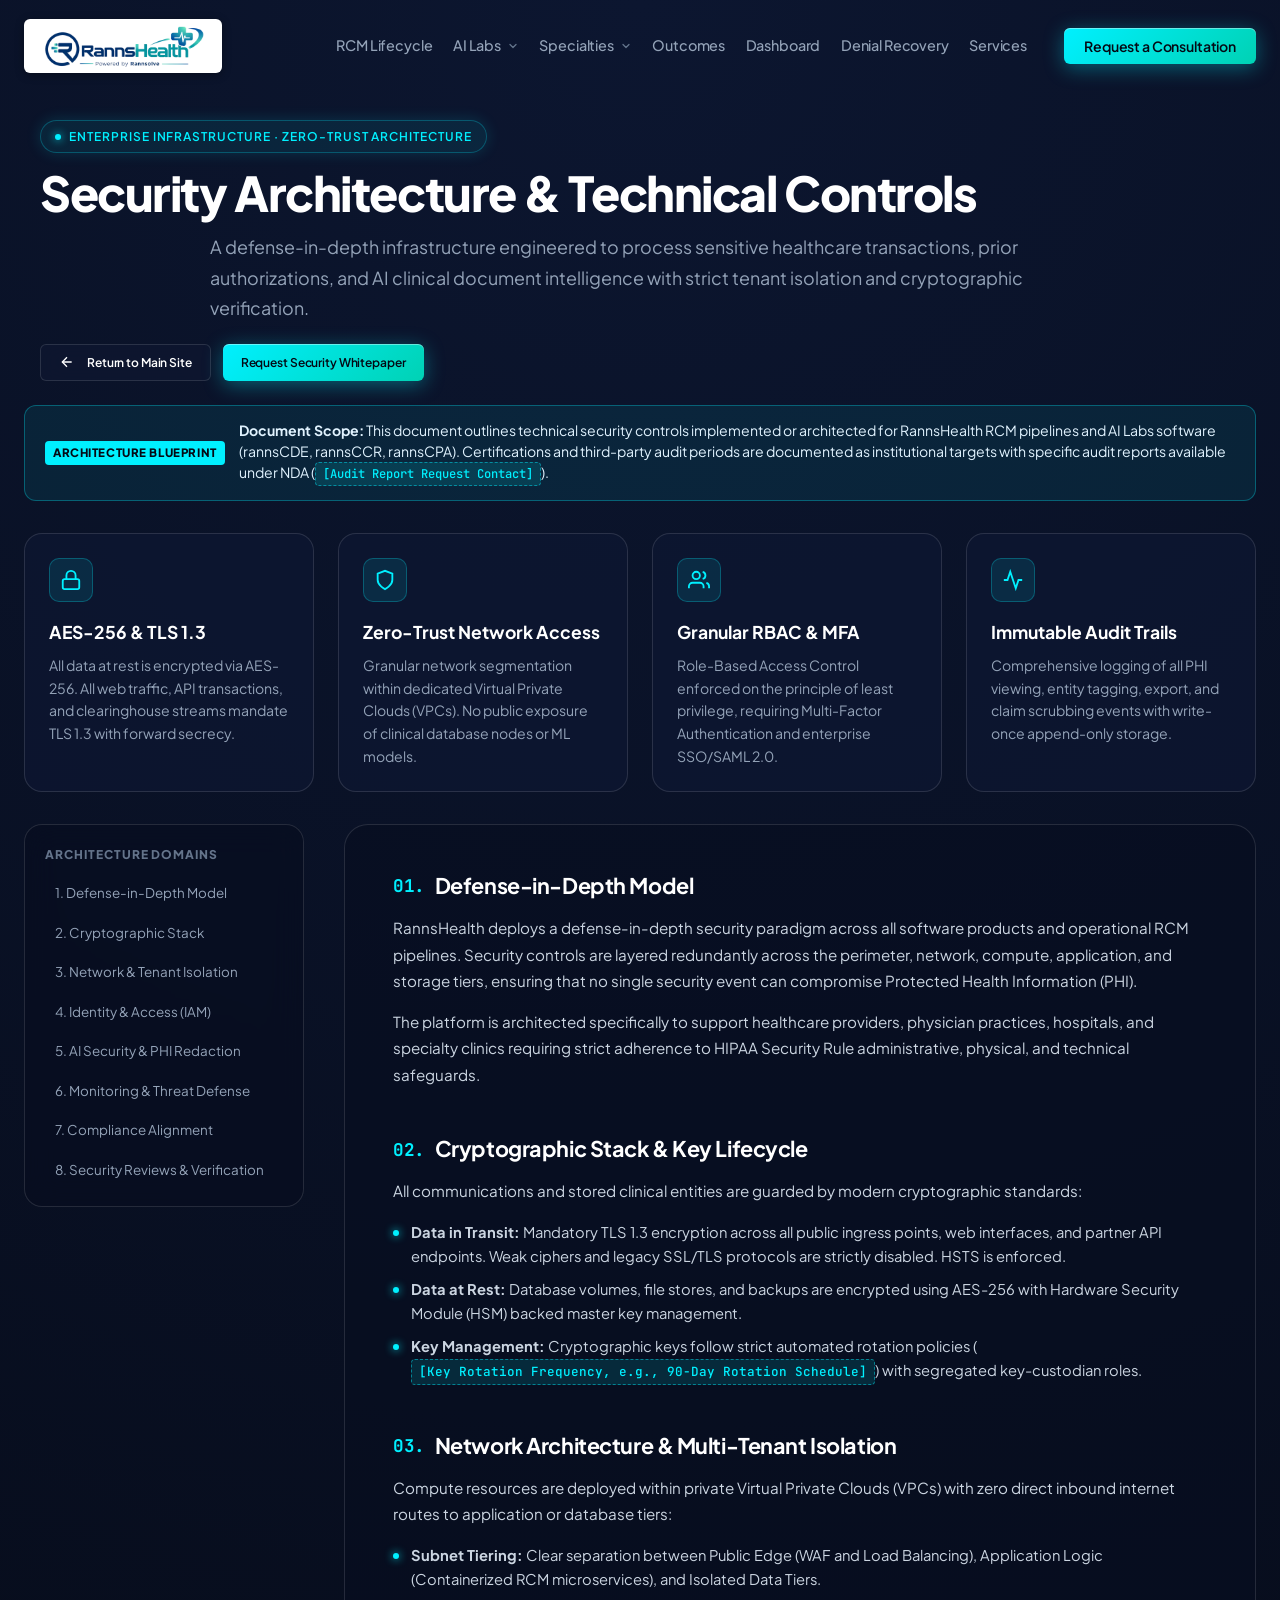
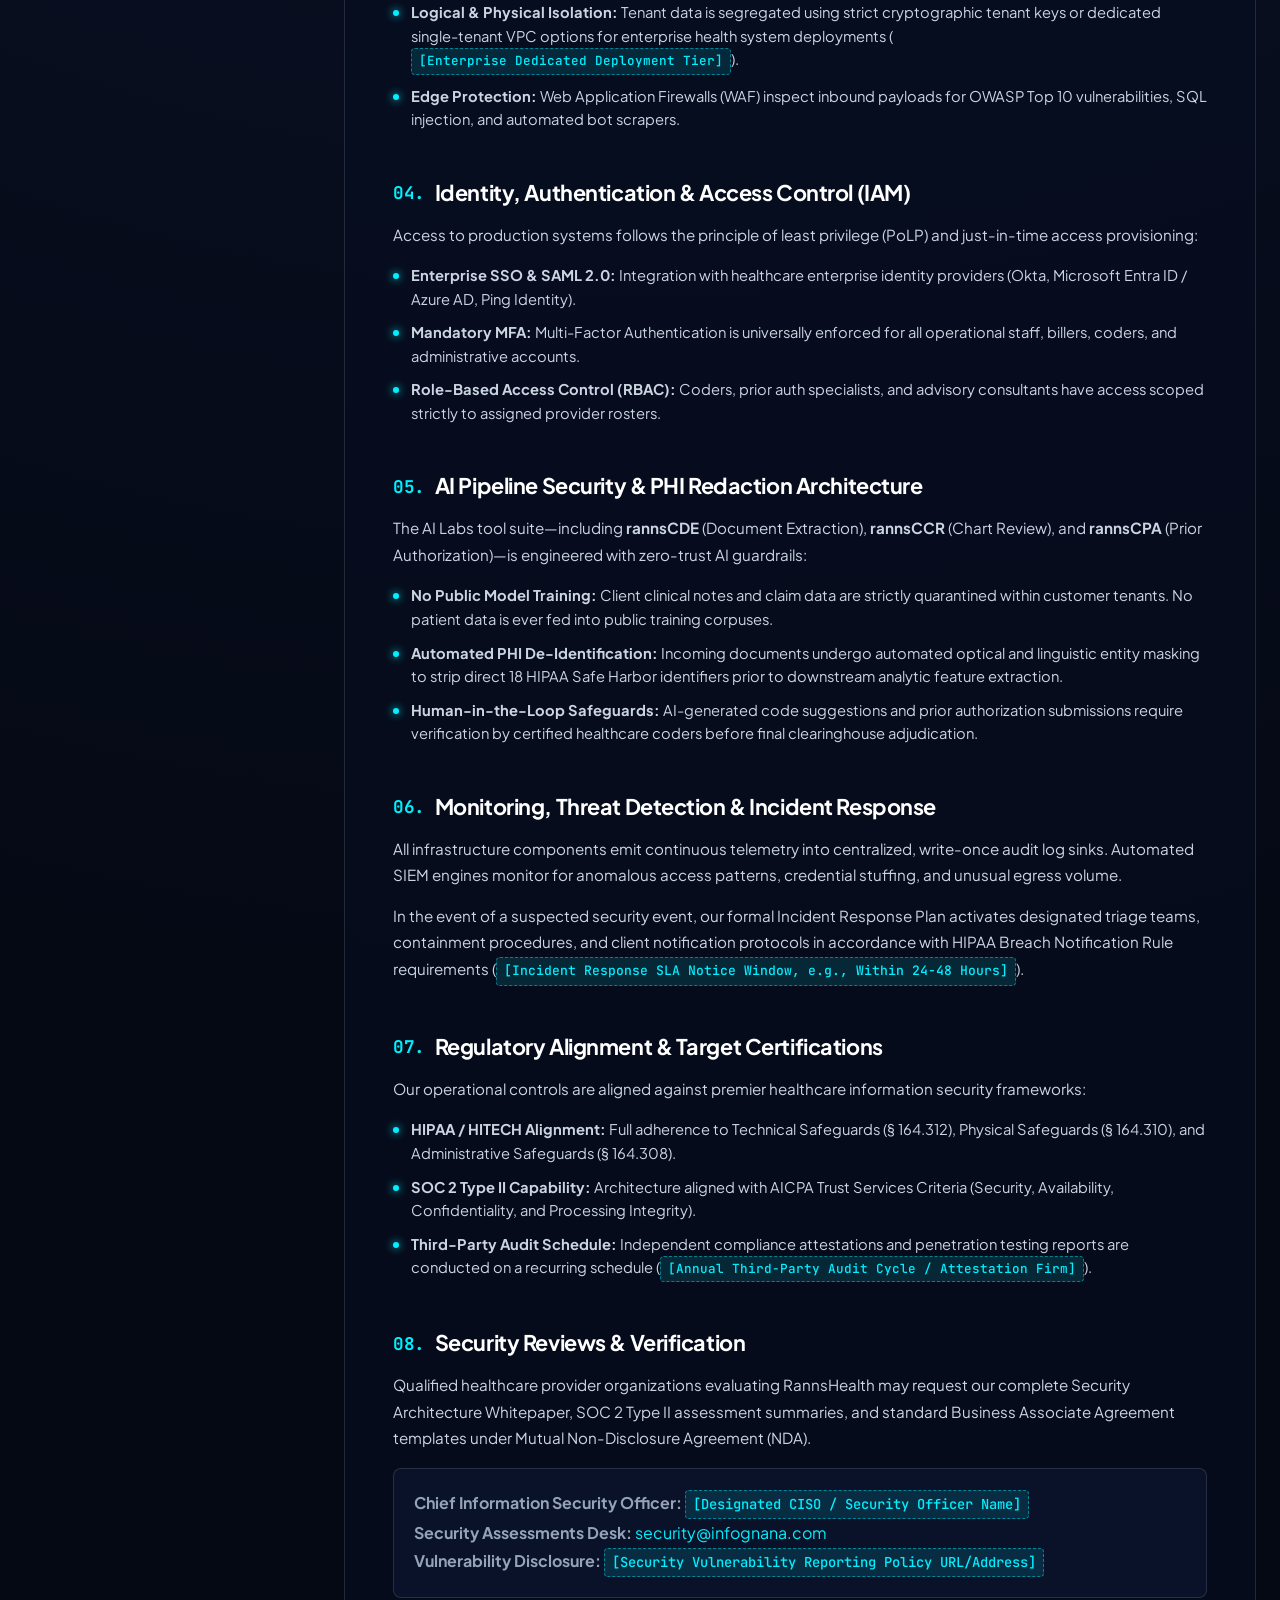
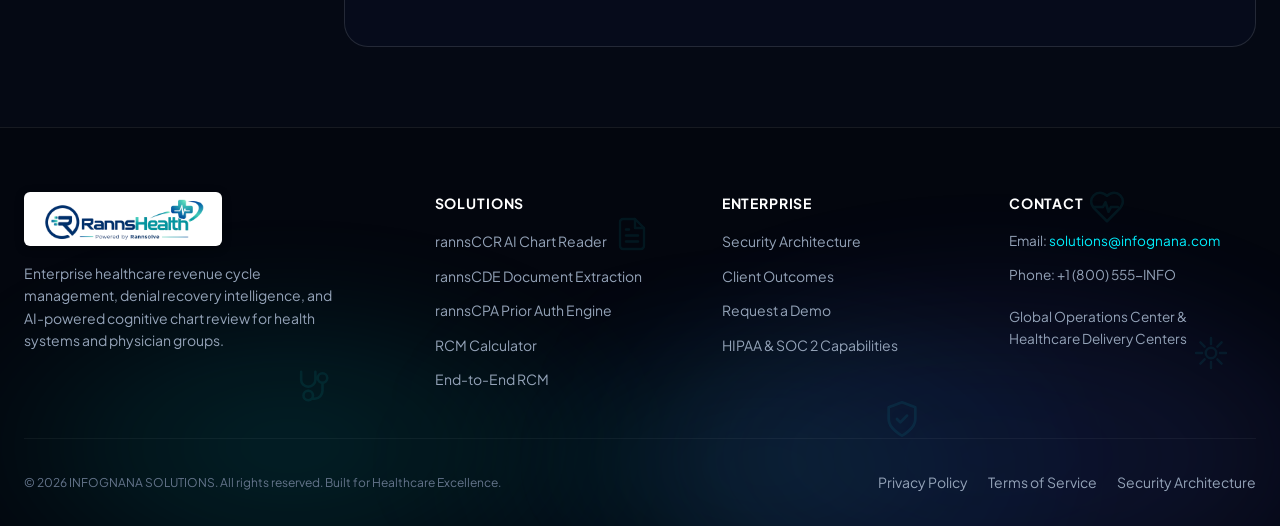
<file: security-architecture.html>
<!DOCTYPE html>
<html lang="en">

<head>
  <meta charset="UTF-8">
  <meta name="viewport" content="width=device-width, initial-scale=1.0">
  <title>Security Architecture & Compliance Framework | RannsHealth</title>
  <meta name="description" content="Technical security architecture, cryptographic safeguards, PHI redaction pipelines, and compliance alignment for RannsHealth healthcare RCM and AI Labs products.">
  <meta name="theme-color" content="#050914">

  <!-- Google Fonts: Plus Jakarta Sans & JetBrains Mono -->
  <link rel="preconnect" href="https://fonts.googleapis.com">
  <link rel="preconnect" href="https://fonts.gstatic.com" crossorigin>
  <link
    href="https://fonts.googleapis.com/css2?family=JetBrains+Mono:wght@400;500;700&family=Plus+Jakarta+Sans:ital,wght@0,300;0,400;0,500;0,600;0,700;0,800;1,400;1,600&display=swap"
    rel="stylesheet">

  <!-- Favicon -->
  <link rel="icon" type="image/png" sizes="32x32" href="assets/favicon-32x32.png">
  <link rel="icon" type="image/png" sizes="16x16" href="assets/favicon-16x16.png">
  <link rel="apple-touch-icon" sizes="180x180" href="assets/apple-touch-icon.png">
  <link rel="shortcut icon" type="image/x-icon" href="favicon.ico">

  <!-- Stylesheets -->
  <link rel="stylesheet" href="css/variables.css?v=2.2">
  <link rel="stylesheet" href="css/base.css?v=2.3">
  <link rel="stylesheet" href="css/components.css?v=2.5">
  <link rel="stylesheet" href="css/animations.css?v=2.2">
</head>

<body>

  <!-- ======================================================================
       NAVIGATION & STICKY HEADER
       ====================================================================== -->
  <header class="header-nav" id="mainHeader">
    <div class="container nav-container">
      <!-- Brand Logo -->
      <a href="index.html" class="brand-logo" aria-label="RannsHealth — Powered by Rannsolve Home">
        <img src="assets/rannshealth-logo.png" alt="RannsHealth — Powered by Rannsolve" class="brand-logo-img">
      </a>

      <!-- Desktop Navigation Menu -->
      <nav class="nav-menu" aria-label="Primary Navigation">
        <a href="index.html#rcm-lifecycle" class="nav-link">RCM Lifecycle</a>
        <div class="nav-item-dropdown" id="aiLabsDropdown">
          <button type="button" class="nav-link nav-dropdown-trigger" id="aiLabsTrigger" aria-expanded="false" aria-haspopup="true" aria-controls="aiLabsMenu">
            <span>AI Labs</span>
            <svg class="dropdown-chevron" width="12" height="12" viewBox="0 0 24 24" fill="none" stroke="currentColor" stroke-width="2.5" stroke-linecap="round" stroke-linejoin="round" aria-hidden="true">
              <polyline points="6 9 12 15 18 9"></polyline>
            </svg>
          </button>
          <div class="nav-dropdown-menu" id="aiLabsMenu" role="menu" aria-labelledby="aiLabsTrigger">
            <a href="rannscde.html" class="nav-dropdown-item" role="menuitem">
              <span class="dropdown-item-bullet"></span>
              <span class="dropdown-item-title">rannsCDE</span>
            </a>
            <a href="rannsccr.html" class="nav-dropdown-item" role="menuitem">
              <span class="dropdown-item-bullet"></span>
              <span class="dropdown-item-title">rannsCCR</span>
            </a>
            <a href="rannscpa.html" class="nav-dropdown-item" role="menuitem">
              <span class="dropdown-item-bullet"></span>
              <span class="dropdown-item-title">rannsCPA</span>
            </a>
            <a href="rcm-calculator.html" class="nav-dropdown-item" role="menuitem">
              <span class="dropdown-item-bullet"></span>
              <span class="dropdown-item-title">RCM Calculator</span>
            </a>
          </div>
        </div>
        <div class="nav-item-dropdown" id="specialtiesDropdown">
          <button type="button" class="nav-link nav-dropdown-trigger" id="specialtiesTrigger" aria-expanded="false" aria-haspopup="true" aria-controls="specialtiesMenu">
            <span>Specialties</span>
            <svg class="dropdown-chevron" width="12" height="12" viewBox="0 0 24 24" fill="none" stroke="currentColor" stroke-width="2.5" stroke-linecap="round" stroke-linejoin="round" aria-hidden="true">
              <polyline points="6 9 12 15 18 9"></polyline>
            </svg>
          </button>
          <div class="nav-dropdown-menu" id="specialtiesMenu" role="menu" aria-labelledby="specialtiesTrigger">
            <a href="organization-types.html" class="nav-dropdown-item" role="menuitem">
              <span class="dropdown-item-bullet"></span>
              <span class="dropdown-item-title">Organization Types</span>
            </a>
            <a href="medical-specialties.html" class="nav-dropdown-item" role="menuitem">
              <span class="dropdown-item-bullet"></span>
              <span class="dropdown-item-title">Medical Specialties</span>
            </a>
            <a href="behavioral-health.html" class="nav-dropdown-item" role="menuitem">
              <span class="dropdown-item-bullet"></span>
              <span class="dropdown-item-title">Behavioral Health</span>
            </a>
          </div>
        </div>
        <a href="index.html#transformation" class="nav-link">Outcomes</a>
        <a href="index.html#dashboard" class="nav-link">Dashboard</a>
        <a href="index.html#denials" class="nav-link">Denial Recovery</a>
        <a href="index.html#services" class="nav-link">Services</a>
      </nav>

      <!-- Action CTAs -->
      <div class="nav-actions">
        <button type="button" class="btn btn-primary btn-sm open-consultation-modal-btn">Request a Consultation</button>
        <button type="button" class="nav-mobile-toggle" aria-label="Toggle Mobile Menu" aria-expanded="false">
          <svg width="24" height="24" viewBox="0 0 24 24" fill="none" stroke="currentColor" stroke-width="2">
            <line x1="3" y1="12" x2="21" y2="12"></line>
            <line x1="3" y1="6" x2="21" y2="6"></line>
            <line x1="3" y1="18" x2="21" y2="18"></line>
          </svg>
        </button>
      </div>
    </div>
  </header>

  <main class="policy-page-main">
    <div class="container">
      <!-- Header -->
      <div class="product-hero-header" style="text-align: left; max-width: 100%; margin-bottom: 24px;">
        <div class="eyebrow-badge badge-cyan" style="margin-bottom: 12px;">
          <span class="badge-dot"></span>
          Enterprise Infrastructure · Zero-Trust Architecture
        </div>
        <h1 class="product-page-title" style="font-size: clamp(2rem, 3.8vw, 3rem); margin-bottom: 12px;">
          Security Architecture & Technical Controls
        </h1>
        <p class="product-page-subtitle" style="max-width: 860px; margin-bottom: 20px;">
          A defense-in-depth infrastructure engineered to process sensitive healthcare transactions, prior authorizations, and AI clinical document intelligence with strict tenant isolation and cryptographic verification.
        </p>
        <div style="display: flex; gap: 12px; flex-wrap: wrap;">
          <a href="index.html" class="btn btn-secondary btn-sm">
            <svg width="16" height="16" viewBox="0 0 24 24" fill="none" stroke="currentColor" stroke-width="2">
              <line x1="19" y1="12" x2="5" y2="12"></line>
              <polyline points="12 19 5 12 12 5"></polyline>
            </svg>
            <span>Return to Main Site</span>
          </a>
          <button type="button" class="btn btn-primary btn-sm open-consultation-modal-btn">
            <span>Request Security Whitepaper</span>
          </button>
        </div>
      </div>

      <!-- Compliance Statement Notice -->
      <div class="policy-draft-banner" style="background: rgba(0, 240, 255, 0.08); border-color: rgba(0, 240, 255, 0.3); color: #E0F2FE;">
        <span class="policy-draft-badge" style="background: var(--color-cyan); color: #050914;">Architecture Blueprint</span>
        <div>
          <strong>Document Scope:</strong> This document outlines technical security controls implemented or architected for RannsHealth RCM pipelines and AI Labs software (rannsCDE, rannsCCR, rannsCPA). Certifications and third-party audit periods are documented as institutional targets with specific audit reports available under NDA (<span class="doc-placeholder">[Audit Report Request Contact]</span>).
        </div>
      </div>

      <!-- Quick Security Pillars Grid -->
      <div class="security-stack-grid">
        <div class="security-card">
          <div class="security-card-icon">
            <svg width="22" height="22" viewBox="0 0 24 24" fill="none" stroke="currentColor" stroke-width="2">
              <rect x="3" y="11" width="18" height="11" rx="2" ry="2"></rect>
              <path d="M7 11V7a5 5 0 0 1 10 0v4"></path>
            </svg>
          </div>
          <div class="security-card-title">AES-256 & TLS 1.3</div>
          <div class="security-card-desc">
            All data at rest is encrypted via AES-256. All web traffic, API transactions, and clearinghouse streams mandate TLS 1.3 with forward secrecy.
          </div>
        </div>

        <div class="security-card">
          <div class="security-card-icon">
            <svg width="22" height="22" viewBox="0 0 24 24" fill="none" stroke="currentColor" stroke-width="2">
              <path d="M12 22s8-4 8-10V5l-8-3-8 3v7c0 6 8 10 8 10z"></path>
            </svg>
          </div>
          <div class="security-card-title">Zero-Trust Network Access</div>
          <div class="security-card-desc">
            Granular network segmentation within dedicated Virtual Private Clouds (VPCs). No public exposure of clinical database nodes or ML models.
          </div>
        </div>

        <div class="security-card">
          <div class="security-card-icon">
            <svg width="22" height="22" viewBox="0 0 24 24" fill="none" stroke="currentColor" stroke-width="2">
              <path d="M17 21v-2a4 4 0 0 0-4-4H5a4 4 0 0 0-4 4v2"></path>
              <circle cx="9" cy="7" r="4"></circle>
              <path d="M23 21v-2a4 4 0 0 0-3-3.87"></path>
              <path d="M16 3.13a4 4 0 0 1 0 7.75"></path>
            </svg>
          </div>
          <div class="security-card-title">Granular RBAC & MFA</div>
          <div class="security-card-desc">
            Role-Based Access Control enforced on the principle of least privilege, requiring Multi-Factor Authentication and enterprise SSO/SAML 2.0.
          </div>
        </div>

        <div class="security-card">
          <div class="security-card-icon">
            <svg width="22" height="22" viewBox="0 0 24 24" fill="none" stroke="currentColor" stroke-width="2">
              <polyline points="22 12 18 12 15 21 9 3 6 12 2 12"></polyline>
            </svg>
          </div>
          <div class="security-card-title">Immutable Audit Trails</div>
          <div class="security-card-desc">
            Comprehensive logging of all PHI viewing, entity tagging, export, and claim scrubbing events with write-once append-only storage.
          </div>
        </div>
      </div>

      <!-- Main Layout: Sidebar & Content -->
      <div class="legal-grid">
        <!-- Sticky Sidebar Navigation -->
        <aside class="legal-sidebar">
          <div class="legal-nav-title">Architecture Domains</div>
          <nav class="legal-nav-list" aria-label="Security Architecture Sections">
            <a href="#arch-1" class="legal-nav-link">1. Defense-in-Depth Model</a>
            <a href="#arch-2" class="legal-nav-link">2. Cryptographic Stack</a>
            <a href="#arch-3" class="legal-nav-link">3. Network & Tenant Isolation</a>
            <a href="#arch-4" class="legal-nav-link">4. Identity & Access (IAM)</a>
            <a href="#arch-5" class="legal-nav-link">5. AI Security & PHI Redaction</a>
            <a href="#arch-6" class="legal-nav-link">6. Monitoring & Threat Defense</a>
            <a href="#arch-7" class="legal-nav-link">7. Compliance Alignment</a>
            <a href="#arch-8" class="legal-nav-link">8. Security Reviews & Verification</a>
          </nav>
        </aside>

        <!-- Document Content -->
        <article class="legal-content-card">
          <!-- Section 1 -->
          <section class="legal-section" id="arch-1">
            <h2 class="legal-section-title">
              <span class="legal-section-number">01.</span>
              Defense-in-Depth Model
            </h2>
            <p class="legal-text">
              RannsHealth deploys a defense-in-depth security paradigm across all software products and operational RCM pipelines. Security controls are layered redundantly across the perimeter, network, compute, application, and storage tiers, ensuring that no single security event can compromise Protected Health Information (PHI).
            </p>
            <p class="legal-text">
              The platform is architected specifically to support healthcare providers, physician practices, hospitals, and specialty clinics requiring strict adherence to HIPAA Security Rule administrative, physical, and technical safeguards.
            </p>
          </section>

          <!-- Section 2 -->
          <section class="legal-section" id="arch-2">
            <h2 class="legal-section-title">
              <span class="legal-section-number">02.</span>
              Cryptographic Stack & Key Lifecycle
            </h2>
            <p class="legal-text">
              All communications and stored clinical entities are guarded by modern cryptographic standards:
            </p>
            <ul class="legal-list">
              <li class="legal-list-item">
                <span class="legal-list-bullet"></span>
                <div>
                  <strong>Data in Transit:</strong> Mandatory TLS 1.3 encryption across all public ingress points, web interfaces, and partner API endpoints. Weak ciphers and legacy SSL/TLS protocols are strictly disabled. HSTS is enforced.
                </div>
              </li>
              <li class="legal-list-item">
                <span class="legal-list-bullet"></span>
                <div>
                  <strong>Data at Rest:</strong> Database volumes, file stores, and backups are encrypted using AES-256 with Hardware Security Module (HSM) backed master key management.
                </div>
              </li>
              <li class="legal-list-item">
                <span class="legal-list-bullet"></span>
                <div>
                  <strong>Key Management:</strong> Cryptographic keys follow strict automated rotation policies (<span class="doc-placeholder">[Key Rotation Frequency, e.g., 90-Day Rotation Schedule]</span>) with segregated key-custodian roles.
                </div>
              </li>
            </ul>
          </section>

          <!-- Section 3 -->
          <section class="legal-section" id="arch-3">
            <h2 class="legal-section-title">
              <span class="legal-section-number">03.</span>
              Network Architecture & Multi-Tenant Isolation
            </h2>
            <p class="legal-text">
              Compute resources are deployed within private Virtual Private Clouds (VPCs) with zero direct inbound internet routes to application or database tiers:
            </p>
            <ul class="legal-list">
              <li class="legal-list-item">
                <span class="legal-list-bullet"></span>
                <div>
                  <strong>Subnet Tiering:</strong> Clear separation between Public Edge (WAF and Load Balancing), Application Logic (Containerized RCM microservices), and Isolated Data Tiers.
                </div>
              </li>
              <li class="legal-list-item">
                <span class="legal-list-bullet"></span>
                <div>
                  <strong>Logical & Physical Isolation:</strong> Tenant data is segregated using strict cryptographic tenant keys or dedicated single-tenant VPC options for enterprise health system deployments (<span class="doc-placeholder">[Enterprise Dedicated Deployment Tier]</span>).
                </div>
              </li>
              <li class="legal-list-item">
                <span class="legal-list-bullet"></span>
                <div>
                  <strong>Edge Protection:</strong> Web Application Firewalls (WAF) inspect inbound payloads for OWASP Top 10 vulnerabilities, SQL injection, and automated bot scrapers.
                </div>
              </li>
            </ul>
          </section>

          <!-- Section 4 -->
          <section class="legal-section" id="arch-4">
            <h2 class="legal-section-title">
              <span class="legal-section-number">04.</span>
              Identity, Authentication & Access Control (IAM)
            </h2>
            <p class="legal-text">
              Access to production systems follows the principle of least privilege (PoLP) and just-in-time access provisioning:
            </p>
            <ul class="legal-list">
              <li class="legal-list-item">
                <span class="legal-list-bullet"></span>
                <div>
                  <strong>Enterprise SSO & SAML 2.0:</strong> Integration with healthcare enterprise identity providers (Okta, Microsoft Entra ID / Azure AD, Ping Identity).
                </div>
              </li>
              <li class="legal-list-item">
                <span class="legal-list-bullet"></span>
                <div>
                  <strong>Mandatory MFA:</strong> Multi-Factor Authentication is universally enforced for all operational staff, billers, coders, and administrative accounts.
                </div>
              </li>
              <li class="legal-list-item">
                <span class="legal-list-bullet"></span>
                <div>
                  <strong>Role-Based Access Control (RBAC):</strong> Coders, prior auth specialists, and advisory consultants have access scoped strictly to assigned provider rosters.
                </div>
              </li>
            </ul>
          </section>

          <!-- Section 5 -->
          <section class="legal-section" id="arch-5">
            <h2 class="legal-section-title">
              <span class="legal-section-number">05.</span>
              AI Pipeline Security & PHI Redaction Architecture
            </h2>
            <p class="legal-text">
              The AI Labs tool suite—including <strong>rannsCDE</strong> (Document Extraction), <strong>rannsCCR</strong> (Chart Review), and <strong>rannsCPA</strong> (Prior Authorization)—is engineered with zero-trust AI guardrails:
            </p>
            <ul class="legal-list">
              <li class="legal-list-item">
                <span class="legal-list-bullet"></span>
                <div>
                  <strong>No Public Model Training:</strong> Client clinical notes and claim data are strictly quarantined within customer tenants. No patient data is ever fed into public training corpuses.
                </div>
              </li>
              <li class="legal-list-item">
                <span class="legal-list-bullet"></span>
                <div>
                  <strong>Automated PHI De-Identification:</strong> Incoming documents undergo automated optical and linguistic entity masking to strip direct 18 HIPAA Safe Harbor identifiers prior to downstream analytic feature extraction.
                </div>
              </li>
              <li class="legal-list-item">
                <span class="legal-list-bullet"></span>
                <div>
                  <strong>Human-in-the-Loop Safeguards:</strong> AI-generated code suggestions and prior authorization submissions require verification by certified healthcare coders before final clearinghouse adjudication.
                </div>
              </li>
            </ul>
          </section>

          <!-- Section 6 -->
          <section class="legal-section" id="arch-6">
            <h2 class="legal-section-title">
              <span class="legal-section-number">06.</span>
              Monitoring, Threat Detection & Incident Response
            </h2>
            <p class="legal-text">
              All infrastructure components emit continuous telemetry into centralized, write-once audit log sinks. Automated SIEM engines monitor for anomalous access patterns, credential stuffing, and unusual egress volume.
            </p>
            <p class="legal-text">
              In the event of a suspected security event, our formal Incident Response Plan activates designated triage teams, containment procedures, and client notification protocols in accordance with HIPAA Breach Notification Rule requirements (<span class="doc-placeholder">[Incident Response SLA Notice Window, e.g., Within 24-48 Hours]</span>).
            </p>
          </section>

          <!-- Section 7 -->
          <section class="legal-section" id="arch-7">
            <h2 class="legal-section-title">
              <span class="legal-section-number">07.</span>
              Regulatory Alignment & Target Certifications
            </h2>
            <p class="legal-text">
              Our operational controls are aligned against premier healthcare information security frameworks:
            </p>
            <ul class="legal-list">
              <li class="legal-list-item">
                <span class="legal-list-bullet"></span>
                <div>
                  <strong>HIPAA / HITECH Alignment:</strong> Full adherence to Technical Safeguards (§ 164.312), Physical Safeguards (§ 164.310), and Administrative Safeguards (§ 164.308).
                </div>
              </li>
              <li class="legal-list-item">
                <span class="legal-list-bullet"></span>
                <div>
                  <strong>SOC 2 Type II Capability:</strong> Architecture aligned with AICPA Trust Services Criteria (Security, Availability, Confidentiality, and Processing Integrity).
                </div>
              </li>
              <li class="legal-list-item">
                <span class="legal-list-bullet"></span>
                <div>
                  <strong>Third-Party Audit Schedule:</strong> Independent compliance attestations and penetration testing reports are conducted on a recurring schedule (<span class="doc-placeholder">[Annual Third-Party Audit Cycle / Attestation Firm]</span>).
                </div>
              </li>
            </ul>
          </section>

          <!-- Section 8 -->
          <section class="legal-section" id="arch-8">
            <h2 class="legal-section-title">
              <span class="legal-section-number">08.</span>
              Security Reviews & Verification
            </h2>
            <p class="legal-text">
              Qualified healthcare provider organizations evaluating RannsHealth may request our complete Security Architecture Whitepaper, SOC 2 Type II assessment summaries, and standard Business Associate Agreement templates under Mutual Non-Disclosure Agreement (NDA).
            </p>
            <div style="background: rgba(14, 24, 52, 0.6); border: 1px solid var(--border-glass); border-radius: 8px; padding: 20px; margin-top: 16px; font-size: 0.88rem; color: #CBD5E1; line-height: 1.6;">
              <p><strong>Chief Information Security Officer:</strong> <span class="doc-placeholder">[Designated CISO / Security Officer Name]</span></p>
              <p><strong>Security Assessments Desk:</strong> <a href="mailto:security@infognana.com" style="color: var(--color-cyan);">security@infognana.com</a></p>
              <p><strong>Vulnerability Disclosure:</strong> <span class="doc-placeholder">[Security Vulnerability Reporting Policy URL/Address]</span></p>
            </div>
          </article>
        </div>
      </div>
    </div>
  </main>

  <!-- ======================================================================
       ENTERPRISE FOOTER
       ====================================================================== -->
  <footer class="site-footer">
    <!-- Subtle, Premium Animated Background (Cyan/Teal/Blue Glowing Waves, Drift Particles, Faint Healthcare Icons) -->
    <div class="footer-ambient-bg" aria-hidden="true">
      <!-- Softly Glowing Gradient Waves in Cyan, Teal, and Deep Blue -->
      <div class="footer-wave-mesh">
        <div class="footer-wave footer-wave-cyan"></div>
        <div class="footer-wave footer-wave-teal"></div>
        <div class="footer-wave footer-wave-blue"></div>
      </div>

      <!-- Tiny Dim Drifting Background Particles Canvas -->
      <canvas id="footerParticlesCanvas" class="footer-particles-canvas"></canvas>

      <!-- Faint Healthcare-Themed Floating Decorative Icons (Low-Contrast, Hidden from A11y) -->
      <div class="footer-floating-icons">
        <!-- 1. Hospital -->
        <svg class="footer-float-icon icon-hospital" viewBox="0 0 24 24" fill="none" stroke="currentColor" stroke-width="1.6" stroke-linecap="round" stroke-linejoin="round">
          <path d="M3 21h18M5 21V5a2 2 0 0 1 2-2h10a2 2 0 0 1 2 2v16M9 9h6M12 6v6"/>
          <path d="M9 21v-4a2 2 0 0 1 2-2h2a2 2 0 0 1 2 2v4"/>
        </svg>

        <!-- 2. Stethoscope -->
        <svg class="footer-float-icon icon-stethoscope" viewBox="0 0 24 24" fill="none" stroke="currentColor" stroke-width="1.6" stroke-linecap="round" stroke-linejoin="round">
          <path d="M4.5 3v5a4.5 4.5 0 0 0 9 0V3M18 10a3 3 0 1 0 0-6 3 3 0 0 0 0 6zm0 0v5a5 5 0 0 1-5 5h-1"/>
          <circle cx="9" cy="18" r="3"/>
        </svg>

        <!-- 3. Billing / Invoice -->
        <svg class="footer-float-icon icon-billing" viewBox="0 0 24 24" fill="none" stroke="currentColor" stroke-width="1.6" stroke-linecap="round" stroke-linejoin="round">
          <path d="M14 2H6a2 2 0 0 0-2 2v16a2 2 0 0 0 2 2h12a2 2 0 0 0 2-2V8z"/>
          <polyline points="14 2 14 8 20 8"/>
          <line x1="16" y1="13" x2="8" y2="13"/>
          <line x1="16" y1="17" x2="8" y2="17"/>
          <line x1="10" y1="9" x2="8" y2="9"/>
        </svg>

        <!-- 4. Claims / Verification Shield -->
        <svg class="footer-float-icon icon-claims" viewBox="0 0 24 24" fill="none" stroke="currentColor" stroke-width="1.6" stroke-linecap="round" stroke-linejoin="round">
          <path d="M12 22s8-4 8-10V5l-8-3-8 3v7c0 6 8 10 8 10z"/>
          <path d="m9 12 2 2 4-4"/>
        </svg>

        <!-- 5. Insurance / Healthcare Heart Pulse -->
        <svg class="footer-float-icon icon-insurance" viewBox="0 0 24 24" fill="none" stroke="currentColor" stroke-width="1.6" stroke-linecap="round" stroke-linejoin="round">
          <path d="M19 14c1.49-1.46 3-3.21 3-5.5A5.5 5.5 0 0 0 16.5 3c-1.76 0-3 .5-4.5 2-1.5-1.5-2.74-2-4.5-2A5.5 5.5 0 0 0 2 8.5c0 2.3 1.5 4.05 3 5.5l7 7Z"/>
          <path d="M3.22 12H9.5l1.5-3 2 6 1.5-3h4.28"/>
        </svg>

        <!-- 6. AI Intelligence Node -->
        <svg class="footer-float-icon icon-ai" viewBox="0 0 24 24" fill="none" stroke="currentColor" stroke-width="1.6" stroke-linecap="round" stroke-linejoin="round">
          <path d="M12 2v4M12 18v4M4.93 4.93l2.83 2.83M16.24 16.24l2.83 2.83M2 12h4M18 12h4M4.93 19.07l2.83-2.83M16.24 7.76l2.83-2.83"/>
          <circle cx="12" cy="12" r="3.5"/>
        </svg>
      </div>
    </div>

    <div class="container">
      <div class="footer-grid">
        <!-- Col 1: Brand & Bio -->
        <div class="footer-brand-col">
          <a href="index.html" class="brand-logo" aria-label="RannsHealth — Powered by Rannsolve Home">
            <img src="assets/rannshealth-logo.png" alt="RannsHealth — Powered by Rannsolve" class="brand-logo-img-footer">
          </a>
          <p class="footer-copy">
            Enterprise healthcare revenue cycle management, denial recovery intelligence, and AI-powered cognitive chart
            review for health systems and physician groups.
          </p>
        </div>

        <!-- Col 2: Solutions -->
        <div>
          <div class="footer-col-title">Solutions</div>
          <div class="footer-links-list">
            <a href="rannsccr.html" class="footer-link">rannsCCR AI Chart Reader</a>
            <a href="rannscde.html" class="footer-link">rannsCDE Document Extraction</a>
            <a href="rannscpa.html" class="footer-link">rannsCPA Prior Auth Engine</a>
            <a href="rcm-calculator.html" class="footer-link">RCM Calculator</a>
            <a href="index.html#rcm-lifecycle" class="footer-link">End-to-End RCM</a>
          </div>
        </div>

        <!-- Col 3: Company & Trust -->
        <div>
          <div class="footer-col-title">Enterprise</div>
          <div class="footer-links-list">
            <a href="security-architecture.html" class="footer-link">Security Architecture</a>
            <a href="index.html#transformation" class="footer-link">Client Outcomes</a>
            <a href="#" class="footer-link open-consultation-modal-btn">Request a Demo</a>
            <a href="security-architecture.html" class="footer-link">HIPAA & SOC 2 Capabilities</a>
          </div>
        </div>

        <!-- Col 4: Contact & Locations -->
        <div>
          <div class="footer-col-title">Contact</div>
          <div class="footer-links-list" style="font-size: 0.85rem; color: #94A3B8; line-height: 1.6;">
            <div>Email: <a href="mailto:solutions@infognana.com" style="color: var(--color-cyan);">solutions@infognana.com</a></div>
            <div>Phone: +1 (800) 555-INFO</div>
            <div style="margin-top: 8px;">Global Operations Center & Healthcare Delivery Centers</div>
          </div>
        </div>
      </div>

      <div class="footer-bottom">
        <div>
          © 2026 INFOGNANA SOLUTIONS. All rights reserved. Built for Healthcare Excellence.
        </div>
        <div class="footer-legal-links">
          <a href="privacy-policy.html" class="footer-link">Privacy Policy</a>
          <a href="terms-of-service.html" class="footer-link">Terms of Service</a>
          <a href="security-architecture.html" class="footer-link">Security Architecture</a>
        </div>
      </div>
    </div>
  </footer>

  <!-- Consultation Modal Component -->
  <div class="modal-overlay" id="consultationModalOverlay" role="dialog" aria-modal="true" aria-labelledby="modalTitle">
    <div class="modal-card">
      <button type="button" class="modal-close-btn" id="closeConsultationModalBtn" aria-label="Close Modal">
        <svg width="20" height="20" viewBox="0 0 24 24" fill="none" stroke="currentColor" stroke-width="2">
          <line x1="18" y1="6" x2="6" y2="18"></line>
          <line x1="6" y1="6" x2="18" y2="18"></line>
        </svg>
      </button>

      <form id="consultationBookingForm">
        <div style="margin-bottom: 24px;">
          <div class="eyebrow-badge badge-cyan" style="margin-bottom: 8px;">
            <span class="badge-dot"></span>
            Security & Architecture Office
          </div>
          <h3 id="modalTitle" style="color: #FFFFFF; font-size: 1.5rem; font-weight: 700; margin-bottom: 6px;">
            Request Security Whitepaper & BAA Package
          </h3>
          <p style="font-size: 0.85rem; color: #94A3B8;">
            Connect with an Enterprise Security Architect to review technical safeguards, SOC 2 reports, and compliance documentation.
          </p>
        </div>

        <div class="form-group">
          <label for="formFullName" class="form-label">Full Name *</label>
          <input type="text" id="formFullName" class="form-input" placeholder="e.g. Dr. Sarah Jenkins, MD" required>
        </div>

        <div class="form-group">
          <label for="formWorkEmail" class="form-label">Work Email *</label>
          <input type="email" id="formWorkEmail" class="form-input" placeholder="sjenkins@healthsystem.org" required>
        </div>

        <div class="form-group">
          <label for="formOrgType" class="form-label">Organization Type *</label>
          <select id="formOrgType" class="form-select" required>
            <option value="Hospital & Health System">Hospital & Health System</option>
            <option value="Large Physician Practice">Large Physician Practice Group</option>
            <option value="Specialty Clinic">Specialty Clinic</option>
            <option value="Medical Billing Company">Medical Billing Company</option>
            <option value="Ambulatory Surgical Center">Ambulatory Surgical Center</option>
          </select>
        </div>

        <button type="submit" class="btn btn-primary modal-submit-btn" style="width: 100%; margin-top: 12px;">
          <span class="btn-glow-stream" aria-hidden="true"></span>
          <span class="btn-text">Request Architecture Review</span>
          <svg class="btn-icon" width="18" height="18" viewBox="0 0 24 24" fill="none" stroke="currentColor" stroke-width="2.5">
            <line x1="5" y1="12" x2="19" y2="12"></line>
            <polyline points="12 5 19 12 12 19"></polyline>
          </svg>
        </button>

        <div class="modal-privacy-notice">
          🔒 Confidential. Architecture documentation is delivered under Mutual NDA protocols.
        </div>
      </form>

      <div id="modalConfirmationView" style="display: none;"></div>
    </div>
  </div>

  <!-- JavaScript -->
  <script type="module" src="js/main.js"></script>
</body>

</html>
</file>
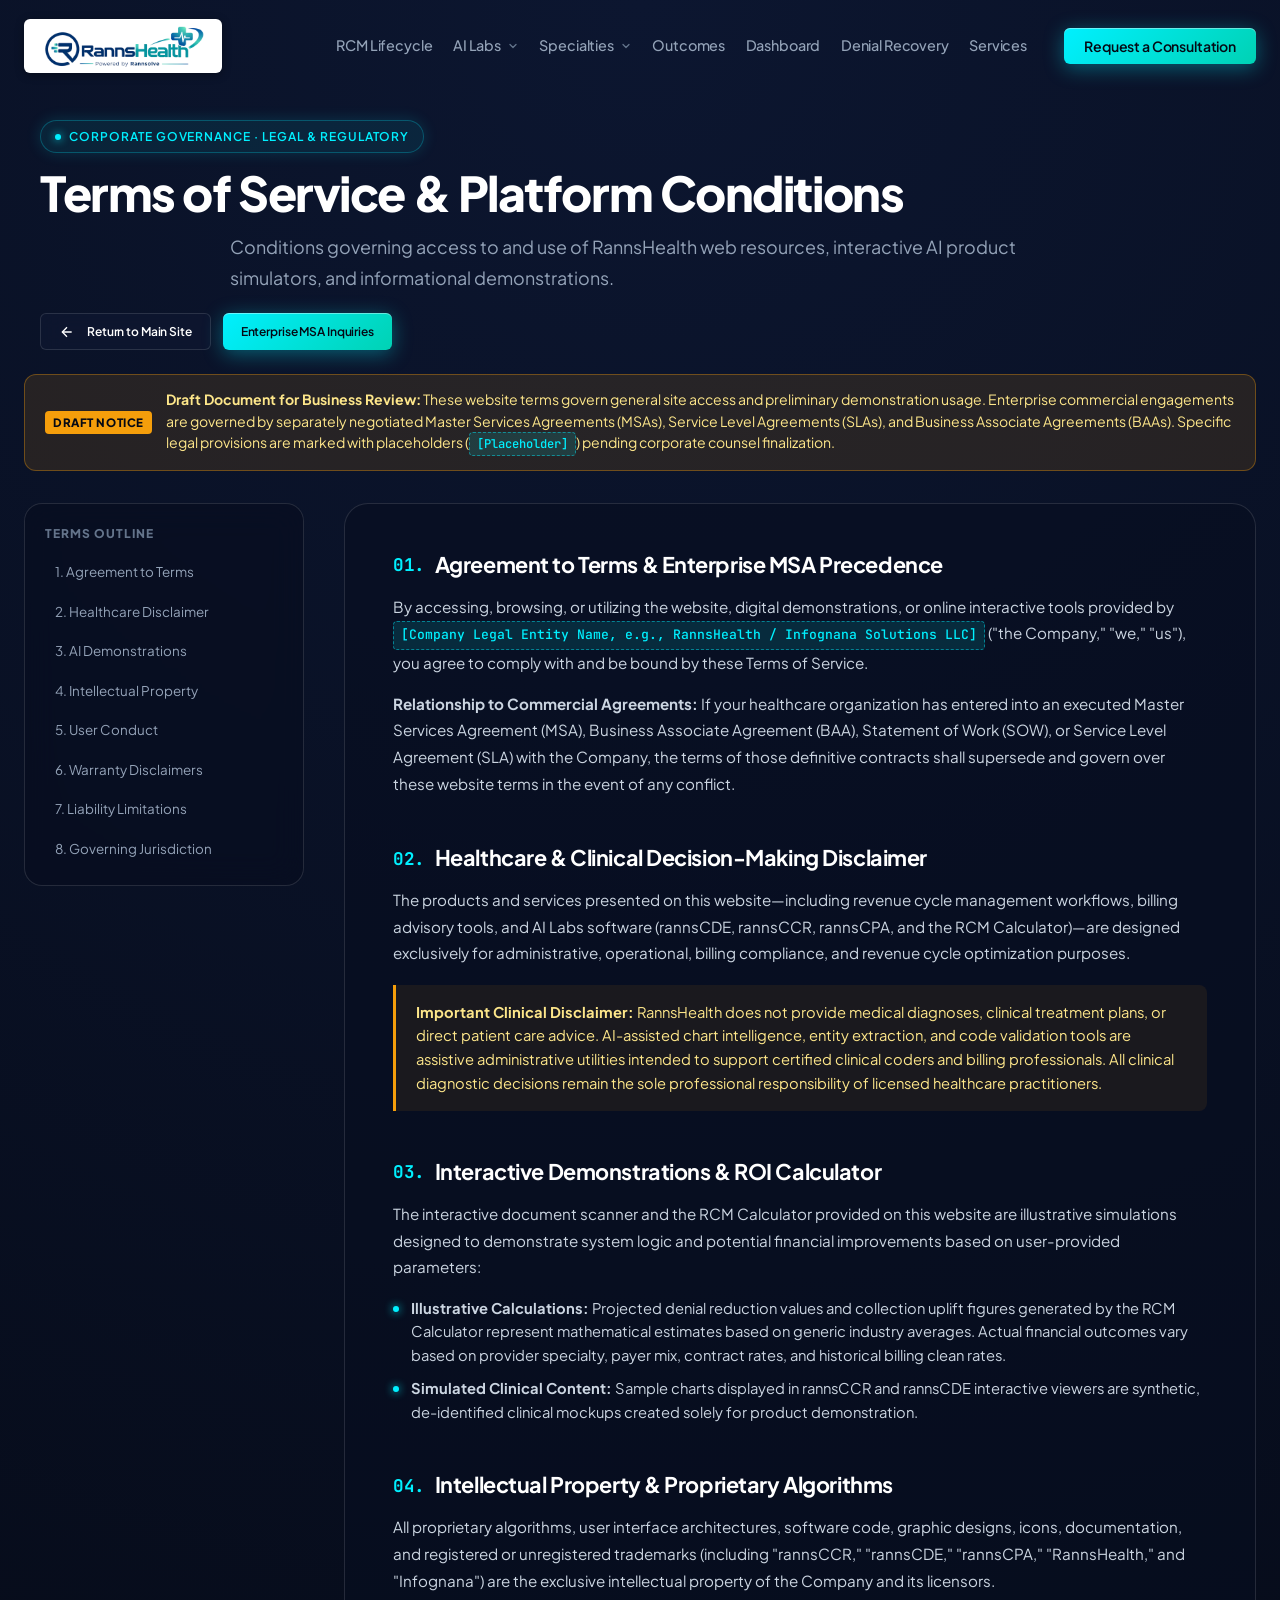
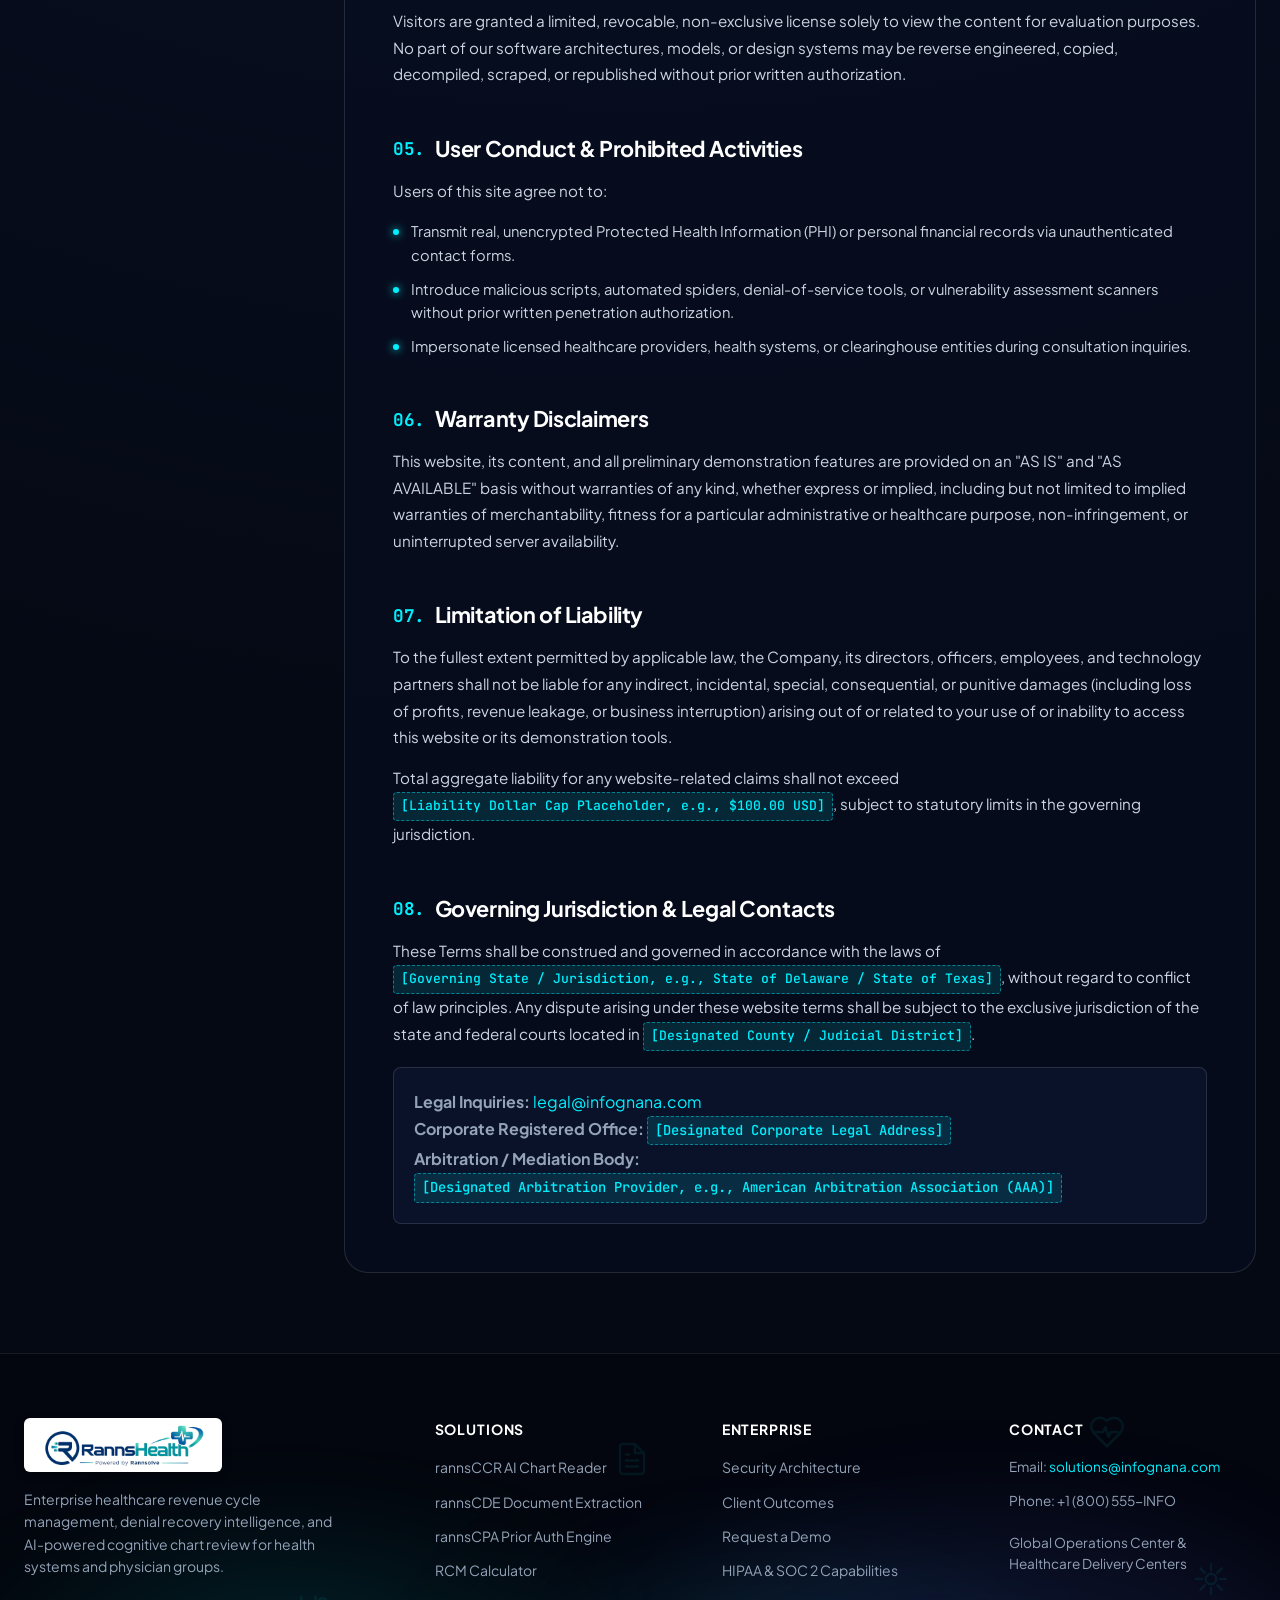
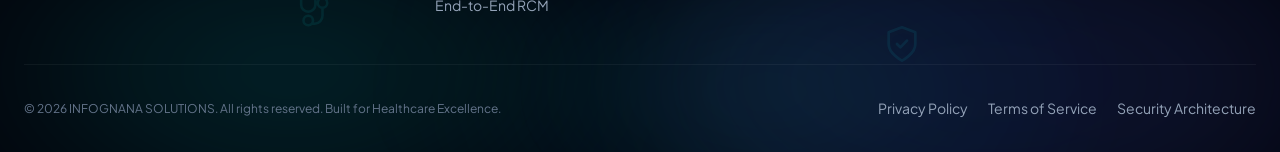
<file: terms-of-service.html>
<!DOCTYPE html>
<html lang="en">

<head>
  <meta charset="UTF-8">
  <meta name="viewport" content="width=device-width, initial-scale=1.0">
  <title>Terms of Service | Draft for Review | RannsHealth</title>
  <meta name="description" content="Draft Terms of Service for RannsHealth healthcare revenue-cycle management and AI products. Documented for business and legal review.">
  <meta name="theme-color" content="#050914">

  <!-- Google Fonts: Plus Jakarta Sans & JetBrains Mono -->
  <link rel="preconnect" href="https://fonts.googleapis.com">
  <link rel="preconnect" href="https://fonts.gstatic.com" crossorigin>
  <link
    href="https://fonts.googleapis.com/css2?family=JetBrains+Mono:wght@400;500;700&family=Plus+Jakarta+Sans:ital,wght@0,300;0,400;0,500;0,600;0,700;0,800;1,400;1,600&display=swap"
    rel="stylesheet">

  <!-- Favicon -->
  <link rel="icon" type="image/png" sizes="32x32" href="assets/favicon-32x32.png">
  <link rel="icon" type="image/png" sizes="16x16" href="assets/favicon-16x16.png">
  <link rel="apple-touch-icon" sizes="180x180" href="assets/apple-touch-icon.png">
  <link rel="shortcut icon" type="image/x-icon" href="favicon.ico">

  <!-- Stylesheets -->
  <link rel="stylesheet" href="css/variables.css?v=2.2">
  <link rel="stylesheet" href="css/base.css?v=2.3">
  <link rel="stylesheet" href="css/components.css?v=2.5">
  <link rel="stylesheet" href="css/animations.css?v=2.2">
</head>

<body>

  <!-- ======================================================================
       NAVIGATION & STICKY HEADER
       ====================================================================== -->
  <header class="header-nav" id="mainHeader">
    <div class="container nav-container">
      <!-- Brand Logo -->
      <a href="index.html" class="brand-logo" aria-label="RannsHealth — Powered by Rannsolve Home">
        <img src="assets/rannshealth-logo.png" alt="RannsHealth — Powered by Rannsolve" class="brand-logo-img">
      </a>

      <!-- Desktop Navigation Menu -->
      <nav class="nav-menu" aria-label="Primary Navigation">
        <a href="index.html#rcm-lifecycle" class="nav-link">RCM Lifecycle</a>
        <div class="nav-item-dropdown" id="aiLabsDropdown">
          <button type="button" class="nav-link nav-dropdown-trigger" id="aiLabsTrigger" aria-expanded="false" aria-haspopup="true" aria-controls="aiLabsMenu">
            <span>AI Labs</span>
            <svg class="dropdown-chevron" width="12" height="12" viewBox="0 0 24 24" fill="none" stroke="currentColor" stroke-width="2.5" stroke-linecap="round" stroke-linejoin="round" aria-hidden="true">
              <polyline points="6 9 12 15 18 9"></polyline>
            </svg>
          </button>
          <div class="nav-dropdown-menu" id="aiLabsMenu" role="menu" aria-labelledby="aiLabsTrigger">
            <a href="rannscde.html" class="nav-dropdown-item" role="menuitem">
              <span class="dropdown-item-bullet"></span>
              <span class="dropdown-item-title">rannsCDE</span>
            </a>
            <a href="rannsccr.html" class="nav-dropdown-item" role="menuitem">
              <span class="dropdown-item-bullet"></span>
              <span class="dropdown-item-title">rannsCCR</span>
            </a>
            <a href="rannscpa.html" class="nav-dropdown-item" role="menuitem">
              <span class="dropdown-item-bullet"></span>
              <span class="dropdown-item-title">rannsCPA</span>
            </a>
            <a href="rcm-calculator.html" class="nav-dropdown-item" role="menuitem">
              <span class="dropdown-item-bullet"></span>
              <span class="dropdown-item-title">RCM Calculator</span>
            </a>
          </div>
        </div>
        <div class="nav-item-dropdown" id="specialtiesDropdown">
          <button type="button" class="nav-link nav-dropdown-trigger" id="specialtiesTrigger" aria-expanded="false" aria-haspopup="true" aria-controls="specialtiesMenu">
            <span>Specialties</span>
            <svg class="dropdown-chevron" width="12" height="12" viewBox="0 0 24 24" fill="none" stroke="currentColor" stroke-width="2.5" stroke-linecap="round" stroke-linejoin="round" aria-hidden="true">
              <polyline points="6 9 12 15 18 9"></polyline>
            </svg>
          </button>
          <div class="nav-dropdown-menu" id="specialtiesMenu" role="menu" aria-labelledby="specialtiesTrigger">
            <a href="organization-types.html" class="nav-dropdown-item" role="menuitem">
              <span class="dropdown-item-bullet"></span>
              <span class="dropdown-item-title">Organization Types</span>
            </a>
            <a href="medical-specialties.html" class="nav-dropdown-item" role="menuitem">
              <span class="dropdown-item-bullet"></span>
              <span class="dropdown-item-title">Medical Specialties</span>
            </a>
            <a href="behavioral-health.html" class="nav-dropdown-item" role="menuitem">
              <span class="dropdown-item-bullet"></span>
              <span class="dropdown-item-title">Behavioral Health</span>
            </a>
          </div>
        </div>
        <a href="index.html#transformation" class="nav-link">Outcomes</a>
        <a href="index.html#dashboard" class="nav-link">Dashboard</a>
        <a href="index.html#denials" class="nav-link">Denial Recovery</a>
        <a href="index.html#services" class="nav-link">Services</a>
      </nav>

      <!-- Action CTAs -->
      <div class="nav-actions">
        <button type="button" class="btn btn-primary btn-sm open-consultation-modal-btn">Request a Consultation</button>
        <button type="button" class="nav-mobile-toggle" aria-label="Toggle Mobile Menu" aria-expanded="false">
          <svg width="24" height="24" viewBox="0 0 24 24" fill="none" stroke="currentColor" stroke-width="2">
            <line x1="3" y1="12" x2="21" y2="12"></line>
            <line x1="3" y1="6" x2="21" y2="6"></line>
            <line x1="3" y1="18" x2="21" y2="18"></line>
          </svg>
        </button>
      </div>
    </div>
  </header>

  <main class="policy-page-main">
    <div class="container">
      <!-- Header -->
      <div class="product-hero-header" style="text-align: left; max-width: 100%; margin-bottom: 24px;">
        <div class="eyebrow-badge badge-cyan" style="margin-bottom: 12px;">
          <span class="badge-dot"></span>
          Corporate Governance · Legal & Regulatory
        </div>
        <h1 class="product-page-title" style="font-size: clamp(2rem, 3.8vw, 3rem); margin-bottom: 12px;">
          Terms of Service & Platform Conditions
        </h1>
        <p class="product-page-subtitle" style="max-width: 820px; margin-bottom: 20px;">
          Conditions governing access to and use of RannsHealth web resources, interactive AI product simulators, and informational demonstrations.
        </p>
        <div style="display: flex; gap: 12px; flex-wrap: wrap;">
          <a href="index.html" class="btn btn-secondary btn-sm">
            <svg width="16" height="16" viewBox="0 0 24 24" fill="none" stroke="currentColor" stroke-width="2">
              <line x1="19" y1="12" x2="5" y2="12"></line>
              <polyline points="12 19 5 12 12 5"></polyline>
            </svg>
            <span>Return to Main Site</span>
          </a>
          <button type="button" class="btn btn-primary btn-sm open-consultation-modal-btn">
            <span>Enterprise MSA Inquiries</span>
          </button>
        </div>
      </div>

      <!-- Business Review Notice Banner -->
      <div class="policy-draft-banner">
        <span class="policy-draft-badge">Draft Notice</span>
        <div>
          <strong>Draft Document for Business Review:</strong> These website terms govern general site access and preliminary demonstration usage. Enterprise commercial engagements are governed by separately negotiated Master Services Agreements (MSAs), Service Level Agreements (SLAs), and Business Associate Agreements (BAAs). Specific legal provisions are marked with placeholders (<span class="doc-placeholder">[Placeholder]</span>) pending corporate counsel finalization.
        </div>
      </div>

      <!-- Main Layout: Sidebar & Content -->
      <div class="legal-grid">
        <!-- Sticky Sidebar Navigation -->
        <aside class="legal-sidebar">
          <div class="legal-nav-title">Terms Outline</div>
          <nav class="legal-nav-list" aria-label="Terms of Service Sections">
            <a href="#term-1" class="legal-nav-link">1. Agreement to Terms</a>
            <a href="#term-2" class="legal-nav-link">2. Healthcare Disclaimer</a>
            <a href="#term-3" class="legal-nav-link">3. AI Demonstrations</a>
            <a href="#term-4" class="legal-nav-link">4. Intellectual Property</a>
            <a href="#term-5" class="legal-nav-link">5. User Conduct</a>
            <a href="#term-6" class="legal-nav-link">6. Warranty Disclaimers</a>
            <a href="#term-7" class="legal-nav-link">7. Liability Limitations</a>
            <a href="#term-8" class="legal-nav-link">8. Governing Jurisdiction</a>
          </nav>
        </aside>

        <!-- Document Content -->
        <article class="legal-content-card">
          <!-- Section 1 -->
          <section class="legal-section" id="term-1">
            <h2 class="legal-section-title">
              <span class="legal-section-number">01.</span>
              Agreement to Terms & Enterprise MSA Precedence
            </h2>
            <p class="legal-text">
              By accessing, browsing, or utilizing the website, digital demonstrations, or online interactive tools provided by <span class="doc-placeholder">[Company Legal Entity Name, e.g., RannsHealth / Infognana Solutions LLC]</span> ("the Company," "we," "us"), you agree to comply with and be bound by these Terms of Service.
            </p>
            <p class="legal-text">
              <strong>Relationship to Commercial Agreements:</strong> If your healthcare organization has entered into an executed Master Services Agreement (MSA), Business Associate Agreement (BAA), Statement of Work (SOW), or Service Level Agreement (SLA) with the Company, the terms of those definitive contracts shall supersede and govern over these website terms in the event of any conflict.
            </p>
          </section>

          <!-- Section 2 -->
          <section class="legal-section" id="term-2">
            <h2 class="legal-section-title">
              <span class="legal-section-number">02.</span>
              Healthcare & Clinical Decision-Making Disclaimer
            </h2>
            <p class="legal-text">
              The products and services presented on this website—including revenue cycle management workflows, billing advisory tools, and AI Labs software (rannsCDE, rannsCCR, rannsCPA, and the RCM Calculator)—are designed exclusively for administrative, operational, billing compliance, and revenue cycle optimization purposes.
            </p>
            <div style="background: rgba(245, 158, 11, 0.08); border-left: 3px solid #F59E0B; padding: 16px 20px; border-radius: 0 8px 8px 0; margin: 18px 0; font-size: 0.92rem; color: #FDE68A; line-height: 1.6;">
              <strong>Important Clinical Disclaimer:</strong> RannsHealth does not provide medical diagnoses, clinical treatment plans, or direct patient care advice. AI-assisted chart intelligence, entity extraction, and code validation tools are assistive administrative utilities intended to support certified clinical coders and billing professionals. All clinical diagnostic decisions remain the sole professional responsibility of licensed healthcare practitioners.
            </div>
          </section>

          <!-- Section 3 -->
          <section class="legal-section" id="term-3">
            <h2 class="legal-section-title">
              <span class="legal-section-number">03.</span>
              Interactive Demonstrations & ROI Calculator
            </h2>
            <p class="legal-text">
              The interactive document scanner and the RCM Calculator provided on this website are illustrative simulations designed to demonstrate system logic and potential financial improvements based on user-provided parameters:
            </p>
            <ul class="legal-list">
              <li class="legal-list-item">
                <span class="legal-list-bullet"></span>
                <div>
                  <strong>Illustrative Calculations:</strong> Projected denial reduction values and collection uplift figures generated by the RCM Calculator represent mathematical estimates based on generic industry averages. Actual financial outcomes vary based on provider specialty, payer mix, contract rates, and historical billing clean rates.
                </div>
              </li>
              <li class="legal-list-item">
                <span class="legal-list-bullet"></span>
                <div>
                  <strong>Simulated Clinical Content:</strong> Sample charts displayed in rannsCCR and rannsCDE interactive viewers are synthetic, de-identified clinical mockups created solely for product demonstration.
                </div>
              </li>
            </ul>
          </section>

          <!-- Section 4 -->
          <section class="legal-section" id="term-4">
            <h2 class="legal-section-title">
              <span class="legal-section-number">04.</span>
              Intellectual Property & Proprietary Algorithms
            </h2>
            <p class="legal-text">
              All proprietary algorithms, user interface architectures, software code, graphic designs, icons, documentation, and registered or unregistered trademarks (including "rannsCCR," "rannsCDE," "rannsCPA," "RannsHealth," and "Infognana") are the exclusive intellectual property of the Company and its licensors.
            </p>
            <p class="legal-text">
              Visitors are granted a limited, revocable, non-exclusive license solely to view the content for evaluation purposes. No part of our software architectures, models, or design systems may be reverse engineered, copied, decompiled, scraped, or republished without prior written authorization.
            </p>
          </section>

          <!-- Section 5 -->
          <section class="legal-section" id="term-5">
            <h2 class="legal-section-title">
              <span class="legal-section-number">05.</span>
              User Conduct & Prohibited Activities
            </h2>
            <p class="legal-text">
              Users of this site agree not to:
            </p>
            <ul class="legal-list">
              <li class="legal-list-item">
                <span class="legal-list-bullet"></span>
                <div>Transmit real, unencrypted Protected Health Information (PHI) or personal financial records via unauthenticated contact forms.</div>
              </li>
              <li class="legal-list-item">
                <span class="legal-list-bullet"></span>
                <div>Introduce malicious scripts, automated spiders, denial-of-service tools, or vulnerability assessment scanners without prior written penetration authorization.</div>
              </li>
              <li class="legal-list-item">
                <span class="legal-list-bullet"></span>
                <div>Impersonate licensed healthcare providers, health systems, or clearinghouse entities during consultation inquiries.</div>
              </li>
            </ul>
          </section>

          <!-- Section 6 -->
          <section class="legal-section" id="term-6">
            <h2 class="legal-section-title">
              <span class="legal-section-number">06.</span>
              Warranty Disclaimers
            </h2>
            <p class="legal-text">
              This website, its content, and all preliminary demonstration features are provided on an "AS IS" and "AS AVAILABLE" basis without warranties of any kind, whether express or implied, including but not limited to implied warranties of merchantability, fitness for a particular administrative or healthcare purpose, non-infringement, or uninterrupted server availability.
            </p>
          </section>

          <!-- Section 7 -->
          <section class="legal-section" id="term-7">
            <h2 class="legal-section-title">
              <span class="legal-section-number">07.</span>
              Limitation of Liability
            </h2>
            <p class="legal-text">
              To the fullest extent permitted by applicable law, the Company, its directors, officers, employees, and technology partners shall not be liable for any indirect, incidental, special, consequential, or punitive damages (including loss of profits, revenue leakage, or business interruption) arising out of or related to your use of or inability to access this website or its demonstration tools.
            </p>
            <p class="legal-text">
              Total aggregate liability for any website-related claims shall not exceed <span class="doc-placeholder">[Liability Dollar Cap Placeholder, e.g., $100.00 USD]</span>, subject to statutory limits in the governing jurisdiction.
            </p>
          </section>

          <!-- Section 8 -->
          <section class="legal-section" id="term-8">
            <h2 class="legal-section-title">
              <span class="legal-section-number">08.</span>
              Governing Jurisdiction & Legal Contacts
            </h2>
            <p class="legal-text">
              These Terms shall be construed and governed in accordance with the laws of <span class="doc-placeholder">[Governing State / Jurisdiction, e.g., State of Delaware / State of Texas]</span>, without regard to conflict of law principles. Any dispute arising under these website terms shall be subject to the exclusive jurisdiction of the state and federal courts located in <span class="doc-placeholder">[Designated County / Judicial District]</span>.
            </p>
            <div style="background: rgba(14, 24, 52, 0.6); border: 1px solid var(--border-glass); border-radius: 8px; padding: 20px; margin-top: 16px; font-size: 0.88rem; color: #CBD5E1; line-height: 1.6;">
              <p><strong>Legal Inquiries:</strong> <a href="mailto:legal@infognana.com" style="color: var(--color-cyan);">legal@infognana.com</a></p>
              <p><strong>Corporate Registered Office:</strong> <span class="doc-placeholder">[Designated Corporate Legal Address]</span></p>
              <p><strong>Arbitration / Mediation Body:</strong> <span class="doc-placeholder">[Designated Arbitration Provider, e.g., American Arbitration Association (AAA)]</span></p>
            </div>
          </article>
        </div>
      </div>
    </div>
  </main>

  <!-- ======================================================================
       ENTERPRISE FOOTER
       ====================================================================== -->
  <footer class="site-footer">
    <!-- Subtle, Premium Animated Background (Cyan/Teal/Blue Glowing Waves, Drift Particles, Faint Healthcare Icons) -->
    <div class="footer-ambient-bg" aria-hidden="true">
      <!-- Softly Glowing Gradient Waves in Cyan, Teal, and Deep Blue -->
      <div class="footer-wave-mesh">
        <div class="footer-wave footer-wave-cyan"></div>
        <div class="footer-wave footer-wave-teal"></div>
        <div class="footer-wave footer-wave-blue"></div>
      </div>

      <!-- Tiny Dim Drifting Background Particles Canvas -->
      <canvas id="footerParticlesCanvas" class="footer-particles-canvas"></canvas>

      <!-- Faint Healthcare-Themed Floating Decorative Icons (Low-Contrast, Hidden from A11y) -->
      <div class="footer-floating-icons">
        <!-- 1. Hospital -->
        <svg class="footer-float-icon icon-hospital" viewBox="0 0 24 24" fill="none" stroke="currentColor" stroke-width="1.6" stroke-linecap="round" stroke-linejoin="round">
          <path d="M3 21h18M5 21V5a2 2 0 0 1 2-2h10a2 2 0 0 1 2 2v16M9 9h6M12 6v6"/>
          <path d="M9 21v-4a2 2 0 0 1 2-2h2a2 2 0 0 1 2 2v4"/>
        </svg>

        <!-- 2. Stethoscope -->
        <svg class="footer-float-icon icon-stethoscope" viewBox="0 0 24 24" fill="none" stroke="currentColor" stroke-width="1.6" stroke-linecap="round" stroke-linejoin="round">
          <path d="M4.5 3v5a4.5 4.5 0 0 0 9 0V3M18 10a3 3 0 1 0 0-6 3 3 0 0 0 0 6zm0 0v5a5 5 0 0 1-5 5h-1"/>
          <circle cx="9" cy="18" r="3"/>
        </svg>

        <!-- 3. Billing / Invoice -->
        <svg class="footer-float-icon icon-billing" viewBox="0 0 24 24" fill="none" stroke="currentColor" stroke-width="1.6" stroke-linecap="round" stroke-linejoin="round">
          <path d="M14 2H6a2 2 0 0 0-2 2v16a2 2 0 0 0 2 2h12a2 2 0 0 0 2-2V8z"/>
          <polyline points="14 2 14 8 20 8"/>
          <line x1="16" y1="13" x2="8" y2="13"/>
          <line x1="16" y1="17" x2="8" y2="17"/>
          <line x1="10" y1="9" x2="8" y2="9"/>
        </svg>

        <!-- 4. Claims / Verification Shield -->
        <svg class="footer-float-icon icon-claims" viewBox="0 0 24 24" fill="none" stroke="currentColor" stroke-width="1.6" stroke-linecap="round" stroke-linejoin="round">
          <path d="M12 22s8-4 8-10V5l-8-3-8 3v7c0 6 8 10 8 10z"/>
          <path d="m9 12 2 2 4-4"/>
        </svg>

        <!-- 5. Insurance / Healthcare Heart Pulse -->
        <svg class="footer-float-icon icon-insurance" viewBox="0 0 24 24" fill="none" stroke="currentColor" stroke-width="1.6" stroke-linecap="round" stroke-linejoin="round">
          <path d="M19 14c1.49-1.46 3-3.21 3-5.5A5.5 5.5 0 0 0 16.5 3c-1.76 0-3 .5-4.5 2-1.5-1.5-2.74-2-4.5-2A5.5 5.5 0 0 0 2 8.5c0 2.3 1.5 4.05 3 5.5l7 7Z"/>
          <path d="M3.22 12H9.5l1.5-3 2 6 1.5-3h4.28"/>
        </svg>

        <!-- 6. AI Intelligence Node -->
        <svg class="footer-float-icon icon-ai" viewBox="0 0 24 24" fill="none" stroke="currentColor" stroke-width="1.6" stroke-linecap="round" stroke-linejoin="round">
          <path d="M12 2v4M12 18v4M4.93 4.93l2.83 2.83M16.24 16.24l2.83 2.83M2 12h4M18 12h4M4.93 19.07l2.83-2.83M16.24 7.76l2.83-2.83"/>
          <circle cx="12" cy="12" r="3.5"/>
        </svg>
      </div>
    </div>

    <div class="container">
      <div class="footer-grid">
        <!-- Col 1: Brand & Bio -->
        <div class="footer-brand-col">
          <a href="index.html" class="brand-logo" aria-label="RannsHealth — Powered by Rannsolve Home">
            <img src="assets/rannshealth-logo.png" alt="RannsHealth — Powered by Rannsolve" class="brand-logo-img-footer">
          </a>
          <p class="footer-copy">
            Enterprise healthcare revenue cycle management, denial recovery intelligence, and AI-powered cognitive chart
            review for health systems and physician groups.
          </p>
        </div>

        <!-- Col 2: Solutions -->
        <div>
          <div class="footer-col-title">Solutions</div>
          <div class="footer-links-list">
            <a href="rannsccr.html" class="footer-link">rannsCCR AI Chart Reader</a>
            <a href="rannscde.html" class="footer-link">rannsCDE Document Extraction</a>
            <a href="rannscpa.html" class="footer-link">rannsCPA Prior Auth Engine</a>
            <a href="rcm-calculator.html" class="footer-link">RCM Calculator</a>
            <a href="index.html#rcm-lifecycle" class="footer-link">End-to-End RCM</a>
          </div>
        </div>

        <!-- Col 3: Company & Trust -->
        <div>
          <div class="footer-col-title">Enterprise</div>
          <div class="footer-links-list">
            <a href="security-architecture.html" class="footer-link">Security Architecture</a>
            <a href="index.html#transformation" class="footer-link">Client Outcomes</a>
            <a href="#" class="footer-link open-consultation-modal-btn">Request a Demo</a>
            <a href="security-architecture.html" class="footer-link">HIPAA & SOC 2 Capabilities</a>
          </div>
        </div>

        <!-- Col 4: Contact & Locations -->
        <div>
          <div class="footer-col-title">Contact</div>
          <div class="footer-links-list" style="font-size: 0.85rem; color: #94A3B8; line-height: 1.6;">
            <div>Email: <a href="mailto:solutions@infognana.com" style="color: var(--color-cyan);">solutions@infognana.com</a></div>
            <div>Phone: +1 (800) 555-INFO</div>
            <div style="margin-top: 8px;">Global Operations Center & Healthcare Delivery Centers</div>
          </div>
        </div>
      </div>

      <div class="footer-bottom">
        <div>
          © 2026 INFOGNANA SOLUTIONS. All rights reserved. Built for Healthcare Excellence.
        </div>
        <div class="footer-legal-links">
          <a href="privacy-policy.html" class="footer-link">Privacy Policy</a>
          <a href="terms-of-service.html" class="footer-link">Terms of Service</a>
          <a href="security-architecture.html" class="footer-link">Security Architecture</a>
        </div>
      </div>
    </div>
  </footer>

  <!-- Consultation Modal Component -->
  <div class="modal-overlay" id="consultationModalOverlay" role="dialog" aria-modal="true" aria-labelledby="modalTitle">
    <div class="modal-card">
      <button type="button" class="modal-close-btn" id="closeConsultationModalBtn" aria-label="Close Modal">
        <svg width="20" height="20" viewBox="0 0 24 24" fill="none" stroke="currentColor" stroke-width="2">
          <line x1="18" y1="6" x2="6" y2="18"></line>
          <line x1="6" y1="6" x2="18" y2="18"></line>
        </svg>
      </button>

      <form id="consultationBookingForm">
        <div style="margin-bottom: 24px;">
          <div class="eyebrow-badge badge-cyan" style="margin-bottom: 8px;">
            <span class="badge-dot"></span>
            Enterprise Advisory
          </div>
          <h3 id="modalTitle" style="color: #FFFFFF; font-size: 1.5rem; font-weight: 700; margin-bottom: 6px;">
            Request Enterprise Terms & Service Agreement Details
          </h3>
          <p style="font-size: 0.85rem; color: #94A3B8;">
            Connect with our Healthcare Operations and Contracts team to review customized MSA, BAA, and SLA provisions.
          </p>
        </div>

        <div class="form-group">
          <label for="formFullName" class="form-label">Full Name *</label>
          <input type="text" id="formFullName" class="form-input" placeholder="e.g. Dr. Sarah Jenkins, MD" required>
        </div>

        <div class="form-group">
          <label for="formWorkEmail" class="form-label">Work Email *</label>
          <input type="email" id="formWorkEmail" class="form-input" placeholder="sjenkins@healthsystem.org" required>
        </div>

        <div class="form-group">
          <label for="formOrgType" class="form-label">Organization Type *</label>
          <select id="formOrgType" class="form-select" required>
            <option value="Hospital & Health System">Hospital & Health System</option>
            <option value="Large Physician Practice">Large Physician Practice Group</option>
            <option value="Specialty Clinic">Specialty Clinic</option>
            <option value="Medical Billing Company">Medical Billing Company</option>
            <option value="Ambulatory Surgical Center">Ambulatory Surgical Center</option>
          </select>
        </div>

        <button type="submit" class="btn btn-primary modal-submit-btn" style="width: 100%; margin-top: 12px;">
          <span class="btn-glow-stream" aria-hidden="true"></span>
          <span class="btn-text">Submit Request</span>
          <svg class="btn-icon" width="18" height="18" viewBox="0 0 24 24" fill="none" stroke="currentColor" stroke-width="2.5">
            <line x1="5" y1="12" x2="19" y2="12"></line>
            <polyline points="12 5 19 12 12 19"></polyline>
          </svg>
        </button>

        <div class="modal-privacy-notice">
          🔒 Confidential. RannsHealth adheres to strict enterprise non-disclosure covenants.
        </div>
      </form>

      <div id="modalConfirmationView" style="display: none;"></div>
    </div>
  </div>

  <!-- JavaScript -->
  <script type="module" src="js/main.js"></script>
</body>

</html>
</file>
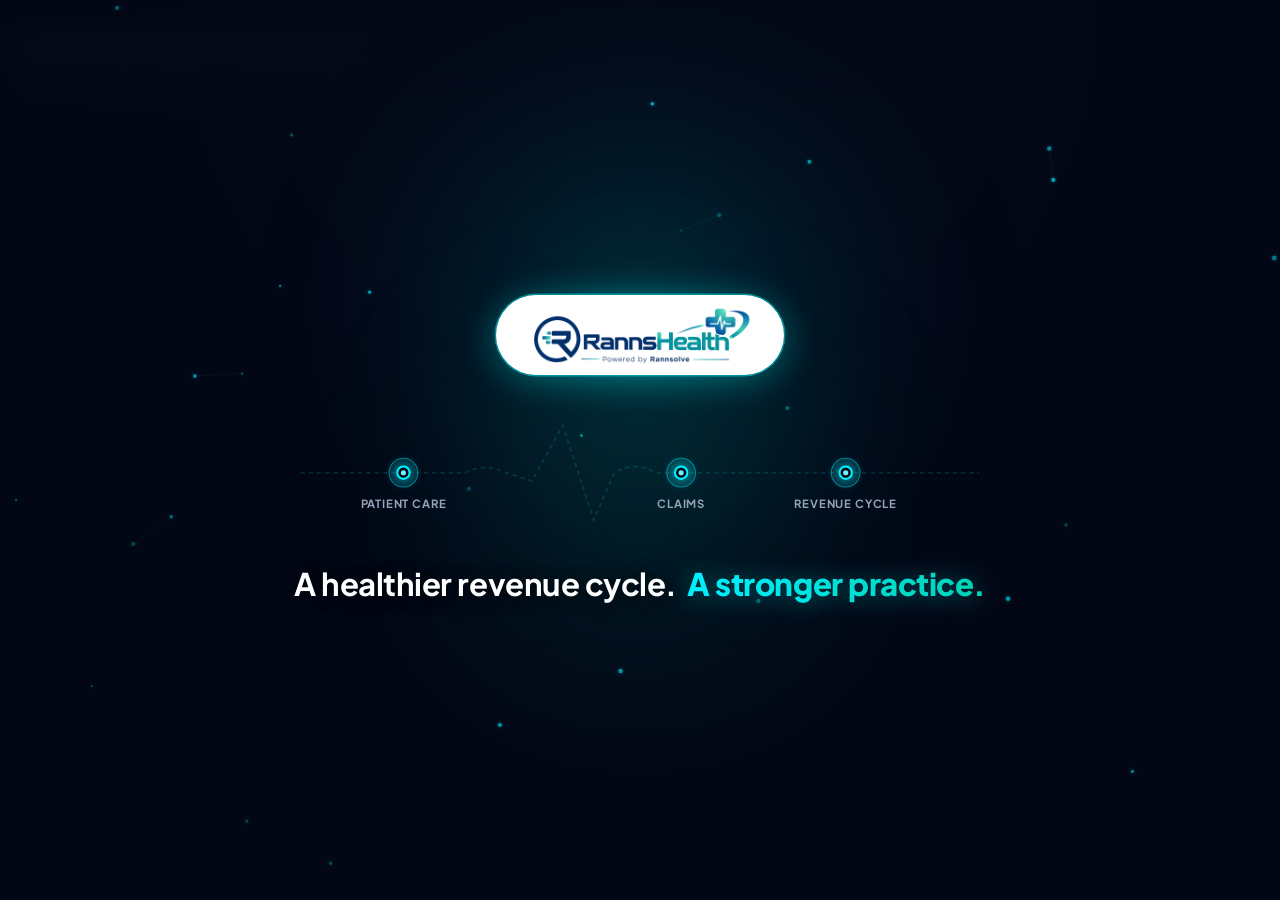
<file: test-loader-preview.html>
<!DOCTYPE html>
<html lang="en">
<head>
  <meta charset="UTF-8">
  <meta name="viewport" content="width=device-width, initial-scale=1.0">
  <title>RannsHealth Loading Screen Preview</title>
  <!-- Google Fonts: Plus Jakarta Sans & JetBrains Mono -->
  <link rel="preconnect" href="https://fonts.googleapis.com">
  <link rel="preconnect" href="https://fonts.gstatic.com" crossorigin>
  <link href="https://fonts.googleapis.com/css2?family=JetBrains+Mono:wght@400;500;700&family=Plus+Jakarta+Sans:ital,wght@0,300;0,400;0,500;0,600;0,700;0,800;1,400;1,600&display=swap" rel="stylesheet">
  <!-- Favicon -->
  <link rel="icon" type="image/png" sizes="32x32" href="assets/favicon-32x32.png">
  <link rel="icon" type="image/png" sizes="16x16" href="assets/favicon-16x16.png">
  <link rel="apple-touch-icon" sizes="180x180" href="assets/apple-touch-icon.png">
  <link rel="shortcut icon" type="image/x-icon" href="favicon.ico">

  <link rel="stylesheet" href="css/variables.css?v=2.2">
  <link rel="stylesheet" href="css/base.css?v=2.3">
  <link rel="stylesheet" href="css/components.css?v=2.5">
  <link rel="stylesheet" href="css/animations.css?v=2.2">
  <style>
    body {
      background-color: #050914;
      color: #fff;
      font-family: 'Plus Jakarta Sans', sans-serif;
      margin: 0;
      min-height: 100vh;
      overflow: hidden;
    }
    .preview-bg-content {
      padding: 2rem 1rem;
      max-width: 100%;
      margin: 0 auto;
      opacity: 0.7;
      box-sizing: border-box;
      overflow-wrap: break-word;
    }
  </style>
</head>
<body>
  <!-- Background content to verify that underlying page content is visible behind the loader -->
  <div class="preview-bg-content">
    <h1 style="font-size: 1.5rem; margin-bottom: 0.5rem; color: #fff;">Underlying Page Content Visible</h1>
    <p style="font-size: 0.95rem; color: #94A3B8; max-width: 100%;">
      Zero blank screen: The page content renders behind the translucent deep-navy loader overlay with cyan lighting accents.
    </p>
  </div>

  <!-- RannsHealth Loading Screen -->
  <div id="rannshealthLoader" class="rannshealth-loader" role="status" aria-live="polite" aria-label="Loading RannsHealth">
    <!-- Ambient Cyan & Teal Light Accents -->
    <div class="loader-ambient-glow loader-ambient-cyan" aria-hidden="true"></div>
    <div class="loader-ambient-glow loader-ambient-teal" aria-hidden="true"></div>

    <!-- Background Moving Data Particles Canvas -->
    <canvas id="loaderParticlesCanvas" class="loader-particles-canvas" aria-hidden="true"></canvas>

    <!-- Central Loader Content -->
    <div class="loader-content">
      <!-- RannsHealth Logo with Brief Clean Fade & Ambient Glow Halo -->
      <div class="loader-logo-wrapper">
        <div class="loader-logo-card">
          <img src="assets/rannshealth-logo.png" alt="RannsHealth — Powered by Rannsolve" class="loader-logo-img">
        </div>
        <div class="loader-logo-halo" aria-hidden="true"></div>
      </div>

      <!-- Cyan ECG Heartbeat Wave with Center Pulse and Workflow Nodes -->
      <div class="loader-ecg-container" aria-hidden="true">
        <svg class="loader-ecg-svg" viewBox="0 0 700 120" fill="none" xmlns="http://www.w3.org/2000/svg">
          <defs>
            <linearGradient id="ecgGrad" x1="0%" y1="0%" x2="100%" y2="0%">
              <stop offset="0%" stop-color="#00F0FF" stop-opacity="0.2" />
              <stop offset="25%" stop-color="#00F0FF" stop-opacity="0.85" />
              <stop offset="50%" stop-color="#70F3FF" stop-opacity="1" />
              <stop offset="75%" stop-color="#00D2B4" stop-opacity="0.85" />
              <stop offset="100%" stop-color="#00D2B4" stop-opacity="0.2" />
            </linearGradient>
            <filter id="ecgGlow" x="-20%" y="-40%" width="140%" height="180%">
              <feGaussianBlur stdDeviation="3.5" result="blur" />
              <feMerge>
                <feMergeNode in="blur" />
                <feMergeNode in="SourceGraphic" />
              </feMerge>
            </filter>
          </defs>

          <!-- Dim Background Baseline Track -->
          <path class="ecg-track-dim" d="M 20 60 L 120 60 L 180 60 Q 200 50 220 60 L 245 68 L 275 14 L 305 106 L 325 60 Q 345 48 365 60 L 390 60 L 550 60 L 680 60" />

          <!-- Dynamic Cyan Animated Heartbeat Line -->
          <path class="ecg-line-pulse" d="M 20 60 L 120 60 L 180 60 Q 200 50 220 60 L 245 68 L 275 14 L 305 106 L 325 60 Q 345 48 365 60 L 390 60 L 550 60 L 680 60" />

          <!-- Soft Center Pulse as it passes center (Center at x=275, y=60) -->
          <circle class="center-pulse-ring ring-1" cx="275" cy="60" r="28" />
          <circle class="center-pulse-ring ring-2" cx="275" cy="60" r="28" />

          <!-- Connected Workflow Node 1: Patient Care (x=120, y=60) -->
          <g class="workflow-node node-patient" transform="translate(120, 60)">
            <circle class="node-halo" r="14" />
            <circle class="node-core" r="6" />
            <circle class="node-center" r="2.5" />
            <text class="node-label" y="34">Patient Care</text>
          </g>

          <!-- Connected Workflow Node 2: Claims (x=390, y=60) -->
          <g class="workflow-node node-claims" transform="translate(390, 60)">
            <circle class="node-halo" r="14" />
            <circle class="node-core" r="6" />
            <circle class="node-center" r="2.5" />
            <text class="node-label" y="34">Claims</text>
          </g>

          <!-- Connected Workflow Node 3: Revenue Cycle (x=550, y=60) -->
          <g class="workflow-node node-revenue" transform="translate(550, 60)">
            <circle class="node-halo" r="14" />
            <circle class="node-core" r="6" />
            <circle class="node-center" r="2.5" />
            <text class="node-label" y="34">Revenue Cycle</text>
          </g>
        </svg>
      </div>

      <!-- Exact Caption: “A healthier revenue cycle. A stronger practice.” -->
      <h2 class="loader-caption">
        <span class="loader-caption-primary">A healthier revenue cycle.</span>
        <span class="loader-caption-accent">A stronger practice.</span>
      </h2>
    </div>
  </div>

  <script>
    // Initialize data particles on canvas for preview
    const canvas = document.getElementById('loaderParticlesCanvas');
    if (canvas) {
      const ctx = canvas.getContext('2d');
      let width, height;
      const particles = [];
      const count = 28;

      function resize() {
        width = canvas.width = window.innerWidth;
        height = canvas.height = window.innerHeight;
      }
      window.addEventListener('resize', resize);
      resize();

      for (let i = 0; i < count; i++) {
        particles.push({
          x: Math.random() * width,
          y: Math.random() * height,
          vx: (Math.random() - 0.5) * 0.4,
          vy: (Math.random() - 0.5) * 0.4,
          radius: Math.random() * 1.5 + 1,
          alpha: Math.random() * 0.45 + 0.2
        });
      }

      function render() {
        ctx.clearRect(0, 0, width, height);
        for (let i = 0; i < particles.length; i++) {
          for (let j = i + 1; j < particles.length; j++) {
            const dx = particles[i].x - particles[j].x;
            const dy = particles[i].y - particles[j].y;
            const dist = Math.sqrt(dx * dx + dy * dy);
            if (dist < 80) {
              ctx.beginPath();
              ctx.moveTo(particles[i].x, particles[i].y);
              ctx.lineTo(particles[j].x, particles[j].y);
              ctx.strokeStyle = 'rgba(0, 240, 255, ' + (0.15 * (1 - dist / 80)) + ')';
              ctx.lineWidth = 0.75;
              ctx.stroke();
            }
          }
        }
        for (let i = 0; i < particles.length; i++) {
          const p = particles[i];
          p.x += p.vx;
          p.y += p.vy;
          if (p.x < 0) p.x = width;
          if (p.x > width) p.x = 0;
          if (p.y < 0) p.y = height;
          if (p.y > height) p.y = 0;
          ctx.beginPath();
          ctx.arc(p.x, p.y, p.radius, 0, Math.PI * 2);
          ctx.fillStyle = 'rgba(0, 240, 255, ' + p.alpha + ')';
          ctx.shadowColor = 'rgba(0, 240, 255, 0.6)';
          ctx.shadowBlur = 4;
          ctx.fill();
          ctx.shadowBlur = 0;
        }
        requestAnimationFrame(render);
      }
      render();
    }

    // 4-Second Automatic Dismissal Timer
    const loaderEl = document.getElementById('rannshealthLoader');
    let timerId = setTimeout(dismissLoader, 4000);

    function dismissLoader() {
      if (!loaderEl) return;
      loaderEl.style.pointerEvents = 'none';
      loaderEl.classList.add('loader-fade-out');
      setTimeout(() => {
        loaderEl.style.display = 'none';
      }, 500);
    }

    function replayLoader() {
      if (!loaderEl) return;
      clearTimeout(timerId);
      loaderEl.style.display = 'flex';
      loaderEl.style.pointerEvents = 'auto';
      loaderEl.classList.remove('loader-fade-out');
      timerId = setTimeout(dismissLoader, 4000);
    }
  </script>
</body>
</html>
</file>
<file: css/variables.css>
/* ==========================================================================
   INFOGNANA HEALTHCARE RCM & AI - DESIGN SYSTEM VARIABLES
   ========================================================================== */

:root {
  /* Color Palette - Deep Navy Foundation */
  --color-bg-primary: #050914;
  --color-bg-secondary: #0A1124;
  --color-bg-card: rgba(14, 23, 48, 0.7);
  --color-bg-card-hover: rgba(20, 33, 68, 0.85);
  --color-bg-glass: rgba(10, 20, 42, 0.65);
  --color-bg-glass-light: rgba(255, 255, 255, 0.04);
  --color-bg-surface-elevated: #0F1D38;
  --color-bg-light-contrast: #F8FAFC;
  --color-bg-light-surface: #FFFFFF;

  /* Accent Colors */
  --color-cyan: #00F0FF;
  --color-cyan-glow: rgba(0, 240, 255, 0.25);
  --color-teal: #00D2B4;
  --color-teal-glow: rgba(0, 210, 180, 0.25);
  --color-violet: #8B5CF6;
  --color-violet-glow: rgba(139, 92, 246, 0.25);
  --color-emerald: #10B981;
  --color-emerald-glow: rgba(16, 185, 129, 0.25);
  --color-amber: #F59E0B;
  --color-amber-glow: rgba(245, 158, 11, 0.25);
  --color-coral: #EF4444;
  --color-coral-glow: rgba(239, 68, 68, 0.25);

  /* Gradients */
  --grad-primary: linear-gradient(135deg, #00F0FF 0%, #00D2B4 50%, #8B5CF6 100%);
  --grad-cyan-teal: linear-gradient(135deg, #00F0FF 0%, #00D2B4 100%);
  --grad-teal-emerald: linear-gradient(135deg, #00D2B4 0%, #10B981 100%);
  --grad-violet-cyan: linear-gradient(135deg, #8B5CF6 0%, #00F0FF 100%);
  --grad-surface: linear-gradient(180deg, rgba(16, 28, 56, 0.8) 0%, rgba(8, 15, 33, 0.9) 100%);
  --grad-dark-overlay: linear-gradient(180deg, rgba(5, 9, 20, 0.2) 0%, rgba(5, 9, 20, 0.95) 100%);
  --grad-light-card: linear-gradient(135deg, #FFFFFF 0%, #F1F5F9 100%);

  /* Typography */
  --font-main: 'Plus Jakarta Sans', -apple-system, BlinkMacSystemFont, 'Segoe UI', Roboto, Helvetica, Arial, sans-serif;
  --font-mono: 'JetBrains Mono', 'Fira Code', monospace;

  /* Typography Sizes */
  --text-xs: 0.75rem;    /* 12px */
  --text-sm: 0.875rem;   /* 14px */
  --text-base: 1rem;     /* 16px */
  --text-lg: 1.125rem;   /* 18px */
  --text-xl: 1.25rem;    /* 20px */
  --text-2xl: 1.5rem;    /* 24px */
  --text-3xl: 1.875rem;  /* 30px */
  --text-4xl: 2.25rem;   /* 36px */
  --text-5xl: 3rem;      /* 48px */
  --text-6xl: 3.75rem;   /* 60px */
  --text-7xl: 4.5rem;    /* 72px */

  /* Text Colors */
  --text-primary: #FFFFFF;
  --text-secondary: #94A3B8;
  --text-muted: #64748B;
  --text-heading: #F8FAFC;
  --text-cyan: #00F0FF;
  --text-teal: #00D2B4;
  --text-emerald: #10B981;
  
  /* Text for Light Contrast Section */
  --text-light-primary: #0F172A;
  --text-light-secondary: #475569;
  --text-light-muted: #94A3B8;

  /* Borders & Dividers */
  --border-subtle: rgba(255, 255, 255, 0.08);
  --border-glass: rgba(255, 255, 255, 0.12);
  --border-cyan-subtle: rgba(0, 240, 255, 0.3);
  --border-glow: rgba(0, 240, 255, 0.5);

  /* Shadows */
  --shadow-sm: 0 2px 8px rgba(0, 0, 0, 0.3);
  --shadow-md: 0 4px 20px rgba(0, 0, 0, 0.4);
  --shadow-lg: 0 10px 35px rgba(0, 0, 0, 0.5);
  --shadow-xl: 0 20px 50px rgba(0, 0, 0, 0.6);
  --shadow-glow-cyan: 0 0 30px rgba(0, 240, 255, 0.25);
  --shadow-glow-teal: 0 0 30px rgba(0, 210, 180, 0.25);
  --shadow-glow-emerald: 0 0 30px rgba(16, 185, 129, 0.25);

  /* Spacing */
  --space-1: 0.25rem;
  --space-2: 0.5rem;
  --space-3: 0.75rem;
  --space-4: 1rem;
  --space-5: 1.25rem;
  --space-6: 1.5rem;
  --space-8: 2rem;
  --space-10: 2.5rem;
  --space-12: 3rem;
  --space-16: 4rem;
  --space-20: 5rem;
  --space-24: 6rem;
  --space-32: 8rem;

  /* Layout */
  --container-max: 1280px;
  --container-narrow: 1040px;
  --container-wide: 1400px;
  --header-height: 92px;

  /* Transitions & Easing */
  --transition-fast: 150ms cubic-bezier(0.16, 1, 0.3, 1);
  --transition-base: 300ms cubic-bezier(0.16, 1, 0.3, 1);
  --transition-smooth: 500ms cubic-bezier(0.16, 1, 0.3, 1);
  --transition-slow: 800ms cubic-bezier(0.16, 1, 0.3, 1);

  /* Border Radii */
  --radius-sm: 6px;
  --radius-md: 12px;
  --radius-lg: 18px;
  --radius-xl: 24px;
  --radius-full: 9999px;

  /* Z-Index Hierarchy */
  --z-background: -1;
  --z-normal: 1;
  --z-elevated: 10;
  --z-sticky: 100;
  --z-modal-backdrop: 900;
  --z-modal: 1000;
  --z-tooltip: 1100;
}
</file>
<file: css/base.css>
/* ==========================================================================
   INFOGNANA - BASE STYLES, RESETS, TYPOGRAPHY & CORE UTILITIES
   ========================================================================== */

*, *::before, *::after {
  box-sizing: border-box;
  margin: 0;
  padding: 0;
}

html {
  font-family: var(--font-main);
  background-color: var(--color-bg-primary);
  color: var(--text-primary);
  font-size: 16px;
  line-height: 1.6;
  scroll-behavior: smooth;
  -webkit-font-smoothing: antialiased;
  -moz-osx-font-smoothing: grayscale;
  text-rendering: optimizeLegibility;
}

body {
  min-height: 100vh;
  overflow-x: hidden;
  position: relative;
  background: radial-gradient(circle at 50% 0%, #0c1630 0%, #050914 70%);
}

/* Background Data-Grid Overlay Pattern */
body::before {
  content: '';
  position: fixed;
  top: 0;
  left: 0;
  width: 100%;
  height: 100%;
  background-image: 
    linear-gradient(to right, rgba(255, 255, 255, 0.02) 1px, transparent 1px),
    linear-gradient(to bottom, rgba(255, 255, 255, 0.02) 1px, transparent 1px);
  background-size: 48px 48px;
  pointer-events: none;
  z-index: var(--z-background);
}

/* Typography Defaults */
h1, h2, h3, h4, h5, h6 {
  color: var(--text-heading);
  font-weight: 700;
  line-height: 1.2;
  letter-spacing: -0.02em;
}

h1 {
  font-size: clamp(2.5rem, 5vw, 4.25rem);
  letter-spacing: -0.03em;
}

h2 {
  font-size: clamp(2rem, 3.5vw, 3rem);
}

h3 {
  font-size: clamp(1.35rem, 2.2vw, 1.75rem);
}

h4 {
  font-size: var(--text-xl);
}

p {
  color: var(--text-secondary);
  font-size: var(--text-base);
  line-height: 1.7;
}

a {
  color: inherit;
  text-decoration: none;
  transition: color var(--transition-fast);
}

button {
  font-family: inherit;
  cursor: pointer;
  border: none;
  outline: none;
  background: none;
}

ul, ol {
  list-style: none;
}

img, svg {
  display: block;
  max-width: 100%;
}

/* Container */
.container {
  width: 100%;
  max-width: var(--container-max);
  margin-left: auto;
  margin-right: auto;
  padding-left: var(--space-6);
  padding-right: var(--space-6);
}

.container-narrow {
  max-width: var(--container-narrow);
}

.container-wide {
  max-width: var(--container-wide);
}

/* Section Wrapper */
.section {
  padding-top: var(--space-8);
  padding-bottom: var(--space-20);
  position: relative;
}

/* Anchor Target Scroll Offset - Prevents Fixed Header Overlap & Eliminates Blank Space */
section[id],
.section[id],
[id].section {
  scroll-margin-top: 80px;
}

.section-header {
  text-align: center;
  max-width: 800px;
  margin: 0 auto var(--space-16);
}

.section-header-left {
  text-align: left;
  margin-left: 0;
}

.section-title {
  margin-top: var(--space-4);
  margin-bottom: var(--space-5);
  background: linear-gradient(180deg, #FFFFFF 0%, #CBD5E1 100%);
  -webkit-background-clip: text;
  background-clip: text;
  -webkit-text-fill-color: transparent;
}

.section-subtitle {
  font-size: var(--text-lg);
  color: var(--text-secondary);
  max-width: 680px;
  margin: 0 auto;
}

/* Section Tag / Eyebrow Badge */
.eyebrow-badge {
  display: inline-flex;
  align-items: center;
  gap: var(--space-2);
  padding: 6px 14px;
  border-radius: var(--radius-full);
  font-size: var(--text-xs);
  font-weight: 600;
  text-transform: uppercase;
  letter-spacing: 0.08em;
  background: rgba(0, 240, 255, 0.08);
  border: 1px solid rgba(0, 240, 255, 0.25);
  color: var(--color-cyan);
  box-shadow: 0 0 15px rgba(0, 240, 255, 0.15);
}

.eyebrow-badge.badge-teal {
  background: rgba(0, 210, 180, 0.08);
  border-color: rgba(0, 210, 180, 0.25);
  color: var(--color-teal);
  box-shadow: 0 0 15px rgba(0, 210, 180, 0.15);
}

.eyebrow-badge.badge-violet {
  background: rgba(139, 92, 246, 0.08);
  border-color: rgba(139, 92, 246, 0.25);
  color: var(--color-violet);
  box-shadow: 0 0 15px rgba(139, 92, 246, 0.15);
}

.eyebrow-badge.badge-emerald {
  background: rgba(16, 185, 129, 0.08);
  border-color: rgba(16, 185, 129, 0.25);
  color: var(--color-emerald);
  box-shadow: 0 0 15px rgba(16, 185, 129, 0.15);
}

.badge-dot {
  width: 6px;
  height: 6px;
  border-radius: 50%;
  background-color: currentColor;
  box-shadow: 0 0 8px currentColor;
  animation: pulse-dot 2s infinite ease-in-out;
}

@keyframes pulse-dot {
  0%, 100% { opacity: 1; transform: scale(1); }
  50% { opacity: 0.4; transform: scale(0.85); }
}

/* Button System */
.btn {
  display: inline-flex;
  align-items: center;
  justify-content: center;
  gap: var(--space-3);
  padding: 14px 28px;
  border-radius: var(--radius-md);
  font-size: var(--text-sm);
  font-weight: 600;
  letter-spacing: -0.01em;
  transition: all var(--transition-base);
  position: relative;
  overflow: hidden;
  white-space: nowrap;
  user-select: none;
}

.btn-primary {
  background: var(--grad-cyan-teal);
  color: #040914;
  box-shadow: 0 4px 20px rgba(0, 240, 255, 0.35), inset 0 1px 0 rgba(255, 255, 255, 0.4);
}

.btn-primary:hover {
  transform: translateY(-2px);
  box-shadow: 0 8px 30px rgba(0, 240, 255, 0.5), inset 0 1px 0 rgba(255, 255, 255, 0.6);
  filter: brightness(1.08);
}

.btn-secondary {
  background: rgba(14, 23, 48, 0.8);
  color: var(--text-primary);
  border: 1px solid var(--border-glass);
  backdrop-filter: blur(12px);
  -webkit-backdrop-filter: blur(12px);
}

.btn-secondary:hover {
  background: rgba(20, 33, 68, 0.95);
  border-color: var(--border-cyan-subtle);
  transform: translateY(-2px);
  box-shadow: 0 6px 20px rgba(0, 0, 0, 0.4), 0 0 15px rgba(0, 240, 255, 0.15);
  color: var(--color-cyan);
}

.btn-accent {
  background: linear-gradient(135deg, #8B5CF6 0%, #00F0FF 100%);
  color: #FFFFFF;
  box-shadow: 0 4px 20px rgba(139, 92, 246, 0.35);
}

.btn-accent:hover {
  transform: translateY(-2px);
  box-shadow: 0 8px 30px rgba(139, 92, 246, 0.55);
}

.btn-sm {
  padding: 8px 18px;
  font-size: var(--text-xs);
  border-radius: var(--radius-sm);
}

.btn-lg {
  padding: 18px 36px;
  font-size: var(--text-base);
  border-radius: var(--radius-lg);
}

.btn-icon-right {
  transition: transform var(--transition-fast);
}

.btn:hover .btn-icon-right {
  transform: translateX(4px);
}

/* Glassmorphic Card Container */
.glass-card {
  background: var(--color-bg-card);
  border: 1px solid var(--border-subtle);
  border-radius: var(--radius-xl);
  backdrop-filter: blur(16px);
  -webkit-backdrop-filter: blur(16px);
  padding: var(--space-8);
  transition: all var(--transition-base);
  position: relative;
  overflow: hidden;
}

.glass-card::before {
  content: '';
  position: absolute;
  top: 0;
  left: 0;
  right: 0;
  height: 1px;
  background: linear-gradient(90deg, transparent, rgba(255, 255, 255, 0.15), transparent);
}

.glass-card:hover {
  border-color: rgba(0, 240, 255, 0.25);
  background: var(--color-bg-card-hover);
  box-shadow: var(--shadow-lg), 0 0 25px rgba(0, 240, 255, 0.08);
  transform: translateY(-3px);
}

/* Light Contrast Section (Clean white card sections) */
.light-contrast-section {
  background: #F8FAFC;
  color: var(--text-light-primary);
  border-radius: var(--radius-xl);
  margin-top: var(--space-12);
  margin-bottom: var(--space-12);
  padding: var(--space-20) var(--space-8);
  position: relative;
  box-shadow: var(--shadow-xl), 0 0 80px rgba(0, 240, 255, 0.05);
}

.light-contrast-section .section-title {
  background: linear-gradient(180deg, #0F172A 0%, #334155 100%);
  -webkit-background-clip: text;
  background-clip: text;
  -webkit-text-fill-color: transparent;
}

.light-contrast-section .section-subtitle {
  color: var(--text-light-secondary);
}

/* Footnote for company reported data */
.footnote-label {
  font-size: var(--text-xs);
  color: var(--text-muted);
  display: block;
  margin-top: var(--space-4);
  font-style: italic;
}

/* Accessibility Focus States */
a:focus-visible, button:focus-visible, input:focus-visible, select:focus-visible, textarea:focus-visible {
  outline: 2px solid var(--color-cyan);
  outline-offset: 3px;
}

/* Responsive Section Spacing & Scroll Margins */
@media (max-width: 1024px) {
  .section {
    padding-top: 28px;
    padding-bottom: var(--space-16);
  }
  section[id],
  .section[id],
  [id].section {
    scroll-margin-top: 76px;
  }
}

@media (max-width: 768px) {
  .section {
    padding-top: var(--space-6);
    padding-bottom: var(--space-12);
  }
  section[id],
  .section[id],
  [id].section {
    scroll-margin-top: 70px;
  }
  .section-header {
    margin: 0 auto var(--space-10);
  }
}

/* Responsive canvas/base guardrails */
html { overflow-x: clip; }
.container { min-width: 0; }
</file>
<file: css/components.css>
/* ==========================================================================
   INFOGNANA - COMPONENT STYLES
   ========================================================================== */

/* --------------------------------------------------------------------------
   1. NAVIGATION & HEADER
   -------------------------------------------------------------------------- */
.header-nav {
  position: fixed;
  top: 0;
  left: 0;
  right: 0;
  height: var(--header-height);
  z-index: var(--z-sticky);
  display: flex;
  align-items: center;
  transition: transform 0.35s cubic-bezier(0.16, 1, 0.3, 1),
              background var(--transition-base),
              border-color var(--transition-base),
              box-shadow var(--transition-base),
              height var(--transition-base);
  border-bottom: 1px solid transparent;
  will-change: transform;
}

.header-nav.header-hidden {
  transform: translateY(-100%);
}

.header-nav.scrolled {
  background: rgba(5, 9, 20, 0.94);
  backdrop-filter: blur(20px);
  -webkit-backdrop-filter: blur(20px);
  border-bottom-color: var(--border-subtle);
  box-shadow: 0 10px 30px rgba(0, 0, 0, 0.5);
  height: 80px;
}

:root {
  --nav-item-gap: clamp(18px, 1.5vw, 26px);
}

.nav-container {
  display: flex;
  align-items: center;
  justify-content: flex-end;
  width: 100%;
  gap: var(--nav-item-gap);
}

.brand-logo {
  display: inline-flex;
  align-items: center;
  justify-content: center;
  align-self: center;
  margin-right: auto;
  flex-shrink: 0;
  text-decoration: none;
  background: #FFFFFF;
  border-radius: var(--radius-sm, 6px);
  padding: 4px 10px;
  box-shadow: 0 2px 8px rgba(0, 0, 0, 0.35);
  border: 1px solid rgba(255, 255, 255, 0.2);
  transition: opacity var(--transition-fast), transform var(--transition-fast), box-shadow var(--transition-fast);
}

.brand-logo:hover {
  opacity: 0.96;
  transform: translateY(-1px);
  box-shadow: 0 4px 14px rgba(0, 240, 255, 0.3);
}

.brand-logo-img {
  width: 176px;
  height: 44px;
  max-width: 100%;
  object-fit: cover;
  object-position: center;
  display: block;
}

.brand-logo-img-footer {
  width: 176px;
  height: 44px;
  max-width: 100%;
  object-fit: cover;
  object-position: center;
  display: block;
}

.brand-tagline {
  font-size: 0.65rem;
  font-weight: 600;
  text-transform: uppercase;
  letter-spacing: 0.12em;
  color: var(--color-cyan);
}

/* Polished Modern Header Typography & Navigation */
.nav-menu {
  display: flex;
  align-items: center;
  gap: clamp(18px, 1.6vw, 28px);
  list-style: none;
  margin: 0;
  padding: 0;
  flex-shrink: 0;
}

.nav-link {
  font-family: var(--font-main);
  font-size: clamp(0.9rem, 0.95vw, 0.98rem);
  font-weight: 500;
  letter-spacing: -0.01em;
  color: var(--text-secondary);
  transition: color 0.22s ease, text-shadow 0.22s ease;
  position: relative;
  padding: 8px 0;
  white-space: nowrap;
  text-decoration: none;
  display: inline-flex;
  align-items: center;
  gap: 6px;
  background: transparent;
  border: none;
  cursor: pointer;
  outline: none;
  line-height: 1.2;
}

/* Subtle, Tech-Inspired Hover Animation: Smooth Color Shift & Understated Ambient Glow */
.nav-link:hover,
.nav-link:focus-visible,
.nav-link.active,
.nav-item-dropdown:hover > .nav-link,
.nav-item-dropdown.open > .nav-link {
  color: #FFFFFF;
  text-shadow: 0 0 10px rgba(0, 240, 255, 0.45);
}

.nav-link:focus-visible {
  outline: 2px solid var(--color-cyan);
  outline-offset: 4px;
  border-radius: var(--radius-sm);
}

.nav-link::after {
  content: '';
  position: absolute;
  bottom: 0;
  left: 0;
  width: 0%;
  height: 2px;
  background: var(--grad-cyan-teal);
  box-shadow: 0 0 8px rgba(0, 240, 255, 0.6);
  transition: width 0.25s cubic-bezier(0.16, 1, 0.3, 1);
  border-radius: 2px;
  pointer-events: none;
}

.nav-link:hover::after,
.nav-link.active::after,
.nav-item-dropdown:hover > .nav-link::after,
.nav-item-dropdown.open > .nav-link::after {
  width: 100%;
}

/* Dropdown Menu Architecture */
.nav-item-dropdown {
  position: relative;
  display: inline-flex;
  align-items: center;
}

.dropdown-chevron {
  width: 12px;
  height: 12px;
  color: var(--text-muted);
  transition: transform 0.25s cubic-bezier(0.16, 1, 0.3, 1), color 0.2s ease;
  flex-shrink: 0;
}

.nav-item-dropdown:hover .dropdown-chevron,
.nav-item-dropdown.open .dropdown-chevron {
  transform: rotate(180deg);
  color: var(--color-cyan);
}

.nav-dropdown-menu {
  position: absolute;
  top: calc(100% + 8px);
  left: 50%;
  transform: translateX(-50%) translateY(8px);
  min-width: 220px;
  background: rgba(8, 14, 32, 0.96);
  backdrop-filter: blur(24px);
  -webkit-backdrop-filter: blur(24px);
  border: 1px solid rgba(0, 240, 255, 0.25);
  border-radius: var(--radius-lg);
  padding: 8px;
  box-shadow: 0 20px 50px rgba(0, 0, 0, 0.8), 0 0 25px rgba(0, 240, 255, 0.12);
  display: flex;
  flex-direction: column;
  gap: 3px;
  opacity: 0;
  visibility: hidden;
  pointer-events: none;
  transition: opacity 0.22s cubic-bezier(0.16, 1, 0.3, 1),
              transform 0.22s cubic-bezier(0.16, 1, 0.3, 1),
              visibility 0.22s;
  z-index: 100;
}

.nav-dropdown-menu::before {
  content: '';
  position: absolute;
  top: -12px;
  left: 0;
  right: 0;
  height: 12px;
}

.nav-item-dropdown:hover .nav-dropdown-menu,
.nav-item-dropdown.open .nav-dropdown-menu {
  opacity: 1;
  visibility: visible;
  pointer-events: auto;
  transform: translateX(-50%) translateY(0);
}

.nav-dropdown-item {
  display: flex;
  align-items: center;
  gap: 10px;
  padding: 10px 14px;
  border-radius: var(--radius-md);
  color: var(--text-secondary);
  text-decoration: none;
  font-size: var(--text-sm);
  font-weight: 600;
  letter-spacing: -0.01em;
  transition: all 0.18s ease;
  background: transparent;
  border: 1px solid transparent;
}

.dropdown-item-bullet {
  width: 6px;
  height: 6px;
  border-radius: 50%;
  background: rgba(148, 163, 184, 0.5);
  transition: all 0.18s ease;
  flex-shrink: 0;
}

.nav-dropdown-item:hover,
.nav-dropdown-item:focus-visible,
.nav-dropdown-item.active {
  color: #FFFFFF;
  background: rgba(0, 240, 255, 0.08);
  border-color: rgba(0, 240, 255, 0.25);
  transform: translateX(3px);
  text-shadow: 0 0 8px rgba(0, 240, 255, 0.4);
}

.nav-dropdown-item:hover .dropdown-item-bullet,
.nav-dropdown-item:focus-visible .dropdown-item-bullet,
.nav-dropdown-item.active .dropdown-item-bullet {
  background: var(--color-cyan);
  box-shadow: 0 0 8px var(--color-cyan);
}

.nav-actions {
  display: flex;
  align-items: center;
  gap: var(--nav-item-gap);
  flex-shrink: 0;
  margin-left: clamp(14px, 1.4vw, 24px);
}

.nav-actions .btn-sm {
  padding: 9px 20px;
  font-size: 0.88rem;
  font-weight: 600;
  letter-spacing: -0.01em;
  white-space: nowrap;
}

.nav-mobile-toggle {
  display: none;
  background: none;
  border: none;
  color: var(--text-primary);
  padding: var(--space-2);
  cursor: pointer;
  line-height: 0;
}

/* --------------------------------------------------------------------------
   2. HERO SECTION & 3D DATA-FLOW VISUALIZATION
   -------------------------------------------------------------------------- */
.hero-section {
  padding-top: calc(var(--header-height) + var(--space-16));
  padding-bottom: var(--space-20);
  position: relative;
  overflow: hidden;
  min-height: 92vh;
  display: flex;
  align-items: center;
  transition: opacity 0.8s cubic-bezier(0.16, 1, 0.3, 1), transform 0.8s cubic-bezier(0.16, 1, 0.3, 1);
}

.hero-section.hero-entrance-active {
  animation: heroSmoothEntrance 0.85s cubic-bezier(0.16, 1, 0.3, 1) forwards;
}

@keyframes heroSmoothEntrance {
  0% {
    opacity: 0;
    transform: translateY(18px);
  }
  100% {
    opacity: 1;
    transform: translateY(0);
  }
}

@media (prefers-reduced-motion: reduce) {
  .hero-section,
  .hero-section.hero-entrance-active {
    animation: none !important;
    transition: none !important;
    opacity: 1 !important;
    transform: none !important;
  }
}

/* Full-Bleed Silent Hero Background Video with Instant Static Fallback */
.hero-video-container {
  position: absolute;
  top: 0;
  left: 0;
  width: 100%;
  height: 100%;
  overflow: hidden;
  z-index: 0;
  pointer-events: none;
  background: radial-gradient(circle at 50% 25%, rgba(14, 28, 56, 0.6) 0%, rgba(5, 9, 20, 0.98) 100%);
  transition: opacity 0.4s ease;
}

.hero-video-container.video-disabled {
  display: none !important;
}

.hero-video-bg {
  position: absolute;
  top: 50%;
  left: 50%;
  width: 100%;
  height: 100%;
  min-width: 100%;
  min-height: 100%;
  transform: translate(-50%, -50%);
  object-fit: cover;
  object-position: center;
  pointer-events: none;
  opacity: 0;
  transition: opacity 0.4s ease;
}

.hero-video-bg.is-playing {
  opacity: 0.72;
}

.hero-video-overlay {
  position: absolute;
  top: 0;
  left: 0;
  width: 100%;
  height: 100%;
  background: linear-gradient(
    180deg,
    rgba(5, 9, 20, 0.62) 0%,
    rgba(5, 9, 20, 0.72) 42%,
    rgba(5, 9, 20, 0.94) 100%
  );
  backdrop-filter: blur(1.5px);
  -webkit-backdrop-filter: blur(1.5px);
  pointer-events: none;
  z-index: 1;
}

@media (max-width: 768px) {
  .hero-video-container {
    display: none !important;
  }
}

@media (prefers-reduced-motion: reduce) {
  .hero-video-container {
    display: none !important;
  }
}

.hero-grid {
  display: grid;
  grid-template-columns: 1.15fr 0.85fr;
  gap: var(--space-12);
  align-items: center;
}

.hero-content {
  position: relative;
  z-index: 2;
}

.hero-headline {
  font-size: clamp(2.75rem, 5.5vw, 4.25rem);
  font-weight: 800;
  line-height: 1.12;
  margin-top: var(--space-4);
  margin-bottom: var(--space-6);
  letter-spacing: -0.03em;
}

.hero-headline-highlight {
  background: var(--grad-cyan-teal);
  -webkit-background-clip: text;
  background-clip: text;
  -webkit-text-fill-color: transparent;
  display: inline;
}

.hero-copy {
  font-size: clamp(1.1rem, 1.8vw, 1.25rem);
  line-height: 1.7;
  color: #94A3B8;
  margin-bottom: var(--space-8);
  max-width: 620px;
}

.hero-cta-group {
  display: flex;
  align-items: center;
  gap: var(--space-4);
  flex-wrap: wrap;
}

/* Hero 3D RCM Data-Flow Visualizer Container */
.hero-visual-card {
  position: relative;
  width: 100%;
  height: 520px;
  background: rgba(10, 18, 38, 0.7);
  border: 1px solid rgba(0, 240, 255, 0.2);
  border-radius: var(--radius-xl);
  backdrop-filter: blur(20px);
  box-shadow: 0 20px 60px rgba(0, 0, 0, 0.6), inset 0 0 40px rgba(0, 240, 255, 0.05);
  overflow: hidden;
}

.hero-canvas-container {
  width: 100%;
  height: 100%;
  position: relative;
}

#heroDataFlowCanvas {
  width: 100%;
  height: 100%;
  display: block;
}

.hero-visual-overlay-badge {
  position: absolute;
  top: 16px;
  left: 16px;
  background: rgba(5, 9, 20, 0.8);
  border: 1px solid rgba(0, 240, 255, 0.3);
  padding: 6px 14px;
  border-radius: var(--radius-full);
  display: flex;
  align-items: center;
  gap: 8px;
  font-size: var(--text-xs);
  font-weight: 600;
  color: var(--color-cyan);
  pointer-events: none;
  z-index: 10;
}

.hero-visual-instructions {
  position: absolute;
  bottom: 16px;
  left: 16px;
  right: 16px;
  display: flex;
  justify-content: space-between;
  align-items: center;
  font-size: var(--text-xs);
  color: var(--text-muted);
  pointer-events: none;
  z-index: 10;
}

.hero-node-tooltip {
  position: absolute;
  background: rgba(11, 20, 44, 0.95);
  border: 1px solid var(--color-cyan);
  padding: 12px 16px;
  border-radius: var(--radius-md);
  box-shadow: 0 10px 30px rgba(0, 0, 0, 0.8), 0 0 20px rgba(0, 240, 255, 0.3);
  pointer-events: none;
  z-index: 20;
  transition: opacity 150ms ease, transform 150ms ease;
  max-width: 220px;
  opacity: 0;
  transform: scale(0.95);
}

.hero-node-tooltip.active {
  opacity: 1;
  transform: scale(1);
}

.hero-node-tooltip-title {
  font-size: var(--text-sm);
  font-weight: 700;
  color: #FFFFFF;
  margin-bottom: 4px;
}

.hero-node-tooltip-desc {
  font-size: var(--text-xs);
  color: var(--text-secondary);
  line-height: 1.4;
}

.hero-node-tooltip-stat {
  font-size: var(--text-xs);
  font-weight: 700;
  color: var(--color-teal);
  margin-top: 6px;
}

/* --------------------------------------------------------------------------
   3. TRUST & METRICS BAND
   -------------------------------------------------------------------------- */
.metrics-band {
  padding: var(--space-12) 0;
  background: linear-gradient(180deg, rgba(10, 18, 38, 0.6) 0%, rgba(5, 9, 20, 0.9) 100%);
  border-top: 1px solid var(--border-subtle);
  border-bottom: 1px solid var(--border-subtle);
  position: relative;
}

.metrics-grid {
  display: grid;
  grid-template-columns: repeat(4, 1fr);
  gap: var(--space-6);
  text-align: center;
}

.metric-item {
  padding: var(--space-6);
  position: relative;
}

.metric-item:not(:last-child)::after {
  content: '';
  position: absolute;
  right: 0;
  top: 20%;
  height: 60%;
  width: 1px;
  background: linear-gradient(180deg, transparent, var(--border-glass), transparent);
}

.metric-number-wrapper {
  display: flex;
  align-items: baseline;
  justify-content: center;
  gap: 2px;
  margin-bottom: var(--space-2);
}

.metric-number {
  font-size: clamp(2.5rem, 4vw, 3.5rem);
  font-weight: 800;
  letter-spacing: -0.03em;
  background: linear-gradient(180deg, #FFFFFF 30%, #CBD5E1 100%);
  -webkit-background-clip: text;
  background-clip: text;
  -webkit-text-fill-color: transparent;
  font-variant-numeric: tabular-nums;
}

.metric-suffix {
  font-size: clamp(1.75rem, 2.5vw, 2.25rem);
  font-weight: 800;
  color: var(--color-cyan);
}

.metric-label {
  font-size: var(--text-sm);
  font-weight: 600;
  color: var(--text-secondary);
  letter-spacing: -0.01em;
}

.trust-statement {
  margin-top: var(--space-8);
  text-align: center;
  font-size: var(--text-base);
  color: var(--color-teal);
  font-weight: 500;
  display: flex;
  align-items: center;
  justify-content: center;
  gap: var(--space-2);
}

.trust-statement svg {
  width: 20px;
  height: 20px;
}

/* --------------------------------------------------------------------------
   4. RCM WORKFLOW / LIFECYCLE HORIZONTAL JOURNEY
   -------------------------------------------------------------------------- */
.rcm-lifecycle-container {
  position: relative;
  margin-top: var(--space-12);
}

.lifecycle-stages-bar {
  display: grid;
  grid-template-columns: repeat(5, 1fr);
  gap: var(--space-3);
  margin-bottom: var(--space-8);
  position: relative;
}

.lifecycle-connecting-line {
  position: absolute;
  top: 28px;
  left: 5%;
  right: 5%;
  height: 3px;
  background: rgba(255, 255, 255, 0.1);
  z-index: 1;
}

.lifecycle-active-laser {
  position: absolute;
  top: 0;
  left: 0;
  height: 100%;
  width: 20%;
  background: var(--grad-cyan-teal);
  box-shadow: 0 0 15px var(--color-cyan);
  transition: all var(--transition-smooth);
}

.lifecycle-step-btn {
  position: relative;
  z-index: 2;
  display: flex;
  flex-direction: column;
  align-items: center;
  text-align: center;
  padding: var(--space-4) var(--space-2);
  background: rgba(14, 23, 48, 0.7);
  border: 1px solid var(--border-subtle);
  border-radius: var(--radius-lg);
  cursor: pointer;
  transition: all var(--transition-base);
}

.lifecycle-step-btn:hover {
  background: rgba(20, 33, 68, 0.85);
  border-color: rgba(0, 240, 255, 0.3);
}

.lifecycle-step-btn.active {
  background: rgba(16, 28, 56, 0.95);
  border-color: var(--color-cyan);
  box-shadow: 0 0 25px rgba(0, 240, 255, 0.25);
  transform: translateY(-4px);
}

.step-node-icon {
  width: 52px;
  height: 52px;
  border-radius: 50%;
  background: #081024;
  border: 2px solid rgba(255, 255, 255, 0.15);
  display: flex;
  align-items: center;
  justify-content: center;
  margin-bottom: var(--space-3);
  transition: all var(--transition-base);
  color: var(--text-secondary);
}

.lifecycle-step-btn.active .step-node-icon {
  border-color: var(--color-cyan);
  background: rgba(0, 240, 255, 0.15);
  color: var(--color-cyan);
  box-shadow: 0 0 20px rgba(0, 240, 255, 0.4);
}

.step-node-num {
  font-size: var(--text-xs);
  font-weight: 700;
  color: var(--text-muted);
  text-transform: uppercase;
  margin-bottom: 2px;
}

.step-node-title {
  font-size: var(--text-sm);
  font-weight: 700;
  color: var(--text-heading);
}

/* Stage Details Card */
.lifecycle-details-card {
  background: linear-gradient(180deg, rgba(14, 24, 50, 0.9) 0%, rgba(8, 14, 32, 0.95) 100%);
  border: 1px solid rgba(0, 240, 255, 0.25);
  border-radius: var(--radius-xl);
  padding: var(--space-10);
  box-shadow: var(--shadow-xl), 0 0 40px rgba(0, 240, 255, 0.08);
  display: grid;
  grid-template-columns: 1.2fr 0.8fr;
  gap: var(--space-8);
  align-items: center;
}

.lifecycle-features-list {
  display: flex;
  flex-direction: column;
  gap: var(--space-4);
  margin-top: var(--space-6);
}

.lifecycle-feature-item {
  display: flex;
  align-items: flex-start;
  gap: var(--space-3);
}

.feature-check-icon {
  width: 22px;
  height: 22px;
  border-radius: 50%;
  background: rgba(0, 210, 180, 0.15);
  color: var(--color-teal);
  display: flex;
  align-items: center;
  justify-content: center;
  flex-shrink: 0;
  margin-top: 2px;
}

.feature-check-icon svg {
  width: 14px;
  height: 14px;
}

.lifecycle-metrics-box {
  background: rgba(5, 9, 20, 0.7);
  border: 1px solid var(--border-glass);
  border-radius: var(--radius-lg);
  padding: var(--space-6);
  display: flex;
  flex-direction: column;
  gap: var(--space-4);
}

.stat-pill {
  display: flex;
  justify-content: space-between;
  align-items: center;
  padding: var(--space-3) var(--space-4);
  background: rgba(255, 255, 255, 0.03);
  border-radius: var(--radius-md);
  border-left: 3px solid var(--color-cyan);
}

.stat-pill-label {
  font-size: var(--text-sm);
  color: var(--text-secondary);
}

.stat-pill-val {
  font-size: var(--text-base);
  font-weight: 700;
  color: #FFFFFF;
}

/* --------------------------------------------------------------------------
   5. rannsCCR: AI/NLP COGNITIVE CHART READER SHOWCASE
   -------------------------------------------------------------------------- */
.rannsccr-section {
  position: relative;
}

.rannsccr-grid {
  display: grid;
  grid-template-columns: 1fr 1fr;
  gap: var(--space-10);
  align-items: stretch;
  margin-top: var(--space-12);
}

/* Simulated EHR Patient Chart Viewer */
.chart-viewer-window {
  background: #0B1328;
  border: 1px solid rgba(0, 240, 255, 0.3);
  border-radius: var(--radius-xl);
  overflow: hidden;
  box-shadow: 0 20px 60px rgba(0, 0, 0, 0.6), 0 0 30px rgba(0, 240, 255, 0.1);
  display: flex;
  flex-direction: column;
}

.window-header {
  background: #080E20;
  padding: 12px 18px;
  border-bottom: 1px solid var(--border-subtle);
  display: flex;
  align-items: center;
  justify-content: space-between;
}

.window-dots {
  display: flex;
  gap: 6px;
}

.dot {
  width: 10px;
  height: 10px;
  border-radius: 50%;
}
.dot-red { background: #EF4444; }
.dot-yellow { background: #F59E0B; }
.dot-green { background: #10B981; }

.window-title {
  font-size: var(--text-xs);
  font-weight: 600;
  color: var(--text-secondary);
  font-family: var(--font-mono);
}

.patient-header-bar {
  background: rgba(14, 24, 52, 0.9);
  padding: 14px 20px;
  border-bottom: 1px solid var(--border-subtle);
  display: flex;
  justify-content: space-between;
  align-items: center;
}

.patient-info {
  display: flex;
  align-items: center;
  gap: 12px;
}

.patient-avatar {
  width: 36px;
  height: 36px;
  border-radius: 50%;
  background: rgba(0, 240, 255, 0.15);
  color: var(--color-cyan);
  display: flex;
  align-items: center;
  justify-content: center;
  font-weight: 700;
  font-size: var(--text-sm);
}

.patient-name {
  font-size: var(--text-sm);
  font-weight: 700;
  color: #FFFFFF;
}

.patient-meta {
  font-size: var(--text-xs);
  color: var(--text-muted);
}

/* Sub-Second Search Bar */
.chart-search-container {
  padding: 12px 20px;
  background: #081024;
  border-bottom: 1px solid var(--border-subtle);
  display: flex;
  align-items: center;
  gap: 10px;
}

.chart-search-box {
  flex: 1;
  position: relative;
  display: flex;
  align-items: center;
}

.chart-search-input {
  width: 100%;
  background: rgba(14, 24, 50, 0.8);
  border: 1px solid rgba(0, 240, 255, 0.3);
  border-radius: var(--radius-sm);
  padding: 8px 12px 8px 36px;
  color: #FFFFFF;
  font-size: var(--text-xs);
  outline: none;
}

.chart-search-input:focus {
  border-color: var(--color-cyan);
  box-shadow: 0 0 10px rgba(0, 240, 255, 0.3);
}

.search-icon-pos {
  position: absolute;
  left: 10px;
  color: var(--color-cyan);
  width: 16px;
  height: 16px;
}

.search-speed-badge {
  font-size: 0.7rem;
  font-family: var(--font-mono);
  font-weight: 600;
  color: var(--color-emerald);
  background: rgba(16, 185, 129, 0.1);
  padding: 4px 8px;
  border-radius: 4px;
  border: 1px solid rgba(16, 185, 129, 0.3);
  white-space: nowrap;
}

/* Document Content Area with Scanner Laser */
.chart-document-body {
  padding: 20px;
  position: relative;
  overflow: hidden;
  font-size: var(--text-xs);
  line-height: 1.8;
  color: #CBD5E1;
  max-height: 380px;
  overflow-y: auto;
}

.scanner-laser-line {
  position: absolute;
  top: 0;
  left: 0;
  right: 0;
  height: 2px;
  background: var(--color-cyan);
  box-shadow: 0 0 15px var(--color-cyan), 0 0 30px rgba(0, 240, 255, 0.6);
  z-index: 10;
  animation: scan-vertical 4.5s infinite linear;
  pointer-events: none;
}

@keyframes scan-vertical {
  0% { top: 0%; opacity: 0; }
  10% { opacity: 1; }
  90% { opacity: 1; }
  100% { top: 98%; opacity: 0; }
}

/* Intelligent Entity Tags */
.entity-tag {
  display: inline;
  padding: 2px 6px;
  border-radius: 4px;
  font-weight: 600;
  transition: all var(--transition-fast);
  cursor: pointer;
}

.entity-tag.diagnosis {
  background: rgba(239, 68, 68, 0.15);
  border: 1px solid rgba(239, 68, 68, 0.4);
  color: #FCA5A5;
}

.entity-tag.medication {
  background: rgba(0, 240, 255, 0.15);
  border: 1px solid rgba(0, 240, 255, 0.4);
  color: var(--color-cyan);
}

.entity-tag.procedure {
  background: rgba(139, 92, 246, 0.15);
  border: 1px solid rgba(139, 92, 246, 0.4);
  color: #C4B5FD;
}

.entity-tag.auth {
  background: rgba(245, 158, 11, 0.15);
  border: 1px solid rgba(245, 158, 11, 0.4);
  color: #FDE68A;
}

.entity-tag.risk {
  background: rgba(16, 185, 129, 0.15);
  border: 1px solid rgba(16, 185, 129, 0.4);
  color: #6EE7B7;
}

.entity-tag:hover {
  filter: brightness(1.25);
  box-shadow: 0 0 10px currentColor;
}

/* AI Summary Panel */
.ai-summary-panel {
  background: linear-gradient(180deg, rgba(14, 24, 52, 0.95) 0%, rgba(8, 14, 32, 0.95) 100%);
  border: 1px solid rgba(139, 92, 246, 0.35);
  border-radius: var(--radius-xl);
  padding: var(--space-8);
  display: flex;
  flex-direction: column;
  gap: var(--space-6);
  box-shadow: 0 20px 60px rgba(0, 0, 0, 0.6), 0 0 30px rgba(139, 92, 246, 0.15);
}

.ai-panel-header {
  display: flex;
  justify-content: space-between;
  align-items: center;
  border-bottom: 1px solid var(--border-subtle);
  padding-bottom: var(--space-4);
}

.ai-pulse-indicator {
  display: flex;
  align-items: center;
  gap: 8px;
  font-size: var(--text-xs);
  font-weight: 700;
  color: var(--color-violet);
  text-transform: uppercase;
  letter-spacing: 0.05em;
}

.extracted-entities-box {
  display: flex;
  flex-direction: column;
  gap: var(--space-3);
}

.extracted-item-card {
  background: rgba(8, 14, 30, 0.8);
  border: 1px solid var(--border-subtle);
  border-radius: var(--radius-md);
  padding: var(--space-3) var(--space-4);
  display: flex;
  justify-content: space-between;
  align-items: center;
  transition: all var(--transition-fast);
}

.extracted-item-card:hover {
  border-color: var(--border-cyan-subtle);
  background: rgba(14, 24, 50, 0.9);
}

.entity-type-badge {
  font-size: 0.65rem;
  font-weight: 700;
  text-transform: uppercase;
  padding: 2px 6px;
  border-radius: 4px;
}

.confidence-score {
  font-size: var(--text-xs);
  font-family: var(--font-mono);
  font-weight: 700;
  color: var(--color-teal);
}

/* rannsCCR Outcomes Highlights Grid */
.rannsccr-outcomes-grid {
  display: grid;
  grid-template-columns: repeat(3, 1fr);
  gap: var(--space-4);
  margin-top: var(--space-8);
}

.outcome-stat-card {
  background: rgba(14, 23, 48, 0.6);
  border: 1px solid var(--border-subtle);
  border-radius: var(--radius-lg);
  padding: var(--space-5);
  text-align: center;
  transition: all var(--transition-base);
}

.outcome-stat-card:hover {
  border-color: var(--color-cyan);
  transform: translateY(-2px);
}

.outcome-val {
  font-size: var(--text-3xl);
  font-weight: 800;
  color: var(--color-cyan);
  margin-bottom: 2px;
}

.outcome-label {
  font-size: var(--text-xs);
  color: var(--text-secondary);
  font-weight: 600;
}

/* --------------------------------------------------------------------------
   6. REVENUE TRANSFORMATION BEFORE & AFTER ENGINE
   -------------------------------------------------------------------------- */
.transformation-section {
  position: relative;
}

.transformation-container {
  display: grid;
  grid-template-columns: 1fr 120px 1fr;
  gap: var(--space-4);
  align-items: center;
  margin-top: var(--space-12);
}

.trans-card {
  border-radius: var(--radius-xl);
  padding: var(--space-8);
  position: relative;
}

.trans-card.before-card {
  background: linear-gradient(180deg, rgba(30, 15, 20, 0.7) 0%, rgba(15, 8, 12, 0.85) 100%);
  border: 1px solid rgba(239, 68, 68, 0.25);
}

.trans-card.after-card {
  background: linear-gradient(180deg, rgba(8, 30, 35, 0.7) 0%, rgba(5, 18, 24, 0.85) 100%);
  border: 1px solid rgba(0, 240, 255, 0.35);
  box-shadow: 0 10px 40px rgba(0, 240, 255, 0.1);
}

.trans-header {
  display: flex;
  align-items: center;
  gap: 10px;
  margin-bottom: var(--space-6);
}

.trans-badge-before {
  background: rgba(239, 68, 68, 0.15);
  color: #F87171;
  border: 1px solid rgba(239, 68, 68, 0.3);
  padding: 4px 12px;
  border-radius: var(--radius-full);
  font-size: var(--text-xs);
  font-weight: 700;
  text-transform: uppercase;
}

.trans-badge-after {
  background: rgba(0, 240, 255, 0.15);
  color: var(--color-cyan);
  border: 1px solid rgba(0, 240, 255, 0.4);
  padding: 4px 12px;
  border-radius: var(--radius-full);
  font-size: var(--text-xs);
  font-weight: 700;
  text-transform: uppercase;
  box-shadow: 0 0 15px rgba(0, 240, 255, 0.2);
}

.trans-list {
  display: flex;
  flex-direction: column;
  gap: var(--space-4);
}

.trans-item {
  display: flex;
  align-items: flex-start;
  gap: 12px;
  font-size: var(--text-sm);
}

.trans-icon-red {
  color: #EF4444;
  flex-shrink: 0;
  margin-top: 3px;
}

.trans-icon-green {
  color: var(--color-emerald);
  flex-shrink: 0;
  margin-top: 3px;
}

/* Center Intelligence Engine Hub */
.engine-hub {
  display: flex;
  flex-direction: column;
  align-items: center;
  text-align: center;
  position: relative;
}

.engine-core-circle {
  width: 90px;
  height: 90px;
  border-radius: 50%;
  background: radial-gradient(circle, rgba(0, 240, 255, 0.3) 0%, rgba(139, 92, 246, 0.2) 60%, #050914 100%);
  border: 2px solid var(--color-cyan);
  box-shadow: 0 0 35px rgba(0, 240, 255, 0.5), inset 0 0 20px rgba(0, 240, 255, 0.3);
  display: flex;
  align-items: center;
  justify-content: center;
  color: #FFFFFF;
  animation: pulse-engine 3s infinite ease-in-out;
  margin-bottom: var(--space-2);
}

@keyframes pulse-engine {
  0%, 100% { transform: scale(1); box-shadow: 0 0 25px rgba(0, 240, 255, 0.4); }
  50% { transform: scale(1.08); box-shadow: 0 0 45px rgba(0, 240, 255, 0.7); }
}

.engine-label {
  font-size: 0.7rem;
  font-weight: 700;
  color: var(--color-cyan);
  text-transform: uppercase;
  letter-spacing: 0.05em;
}

/* 4 Highlighted Outcome Cards */
.outcomes-cards-grid {
  display: grid;
  grid-template-columns: repeat(4, 1fr);
  gap: var(--space-6);
  margin-top: var(--space-12);
}

.outcome-kpi-card {
  background: var(--color-bg-card);
  border: 1px solid var(--border-subtle);
  border-radius: var(--radius-xl);
  padding: var(--space-6);
  text-align: center;
  position: relative;
  transition: all var(--transition-base);
}

.outcome-kpi-card:hover {
  border-color: var(--color-teal);
  transform: translateY(-4px);
  box-shadow: 0 10px 30px rgba(0, 210, 180, 0.15);
}

.kpi-big-num {
  font-size: clamp(2rem, 3.5vw, 2.75rem);
  font-weight: 800;
  color: var(--color-teal);
  margin-bottom: var(--space-2);
}

.kpi-title {
  font-size: var(--text-sm);
  font-weight: 700;
  color: var(--text-heading);
  margin-bottom: var(--space-2);
}

.kpi-desc {
  font-size: var(--text-xs);
  color: var(--text-secondary);
}

/* --------------------------------------------------------------------------
   7. INTERACTIVE 3D REVENUE DASHBOARD
   -------------------------------------------------------------------------- */
.dashboard-preview-window {
  background: #091024;
  border: 1px solid rgba(0, 240, 255, 0.3);
  border-radius: var(--radius-xl);
  overflow: hidden;
  box-shadow: 0 25px 70px rgba(0, 0, 0, 0.8), 0 0 50px rgba(0, 240, 255, 0.12);
  margin-top: var(--space-12);
}

.dash-topbar {
  background: #060B18;
  padding: 14px 24px;
  border-bottom: 1px solid var(--border-subtle);
  display: flex;
  justify-content: space-between;
  align-items: center;
}

.dash-time-filters {
  display: flex;
  gap: 6px;
}

.time-filter-btn {
  padding: 4px 12px;
  font-size: var(--text-xs);
  font-weight: 600;
  color: var(--text-secondary);
  border-radius: var(--radius-sm);
  border: 1px solid var(--border-subtle);
  background: rgba(255, 255, 255, 0.03);
  cursor: pointer;
  transition: all var(--transition-fast);
}

.time-filter-btn.active, .time-filter-btn:hover {
  background: var(--color-cyan);
  color: #050914;
  border-color: var(--color-cyan);
}

.dash-body {
  padding: var(--space-8);
  display: grid;
  grid-template-columns: 2fr 1fr;
  gap: var(--space-8);
}

.dash-main-charts {
  display: flex;
  flex-direction: column;
  gap: var(--space-6);
}

.kpi-summary-row {
  display: grid;
  grid-template-columns: repeat(3, 1fr);
  gap: var(--space-4);
}

.dash-mini-card {
  background: rgba(14, 24, 52, 0.7);
  border: 1px solid var(--border-subtle);
  border-radius: var(--radius-lg);
  padding: var(--space-4);
}

.mini-card-label {
  font-size: var(--text-xs);
  color: var(--text-secondary);
  margin-bottom: 4px;
}

.mini-card-value {
  font-size: var(--text-xl);
  font-weight: 800;
  color: #FFFFFF;
}

.mini-card-trend {
  font-size: 0.7rem;
  color: var(--color-emerald);
  font-weight: 600;
  display: flex;
  align-items: center;
  gap: 4px;
  margin-top: 4px;
}

/* Interactive Canvas Chart Box */
.dash-chart-box {
  background: rgba(14, 24, 52, 0.7);
  border: 1px solid var(--border-subtle);
  border-radius: var(--radius-lg);
  padding: var(--space-6);
}

.chart-header {
  display: flex;
  justify-content: space-between;
  align-items: center;
  margin-bottom: var(--space-4);
}

.chart-canvas-wrapper {
  width: 100%;
  height: 220px;
  position: relative;
}

#revenueTrendsCanvas {
  width: 100%;
  height: 100%;
}

/* Right Side Live Activity Stream */
.dash-sidebar {
  background: rgba(10, 18, 40, 0.8);
  border: 1px solid var(--border-subtle);
  border-radius: var(--radius-lg);
  padding: var(--space-6);
  display: flex;
  flex-direction: column;
  gap: var(--space-4);
}

.live-feed-list {
  display: flex;
  flex-direction: column;
  gap: var(--space-3);
  max-height: 380px;
  overflow-y: auto;
}

.live-claim-item {
  background: rgba(5, 9, 20, 0.6);
  border: 1px solid var(--border-subtle);
  border-radius: var(--radius-md);
  padding: var(--space-3);
  display: flex;
  justify-content: space-between;
  align-items: center;
  font-size: var(--text-xs);
  transition: all var(--transition-fast);
}

.live-claim-item:hover {
  border-color: rgba(0, 240, 255, 0.3);
  background: rgba(14, 24, 50, 0.7);
}

.claim-badge {
  padding: 2px 6px;
  border-radius: 4px;
  font-weight: 700;
  font-size: 0.65rem;
}

.claim-badge.clean { background: rgba(16, 185, 129, 0.15); color: #6EE7B7; }
.claim-badge.recovered { background: rgba(0, 240, 255, 0.15); color: var(--color-cyan); }
.claim-badge.processed { background: rgba(139, 92, 246, 0.15); color: #C4B5FD; }

/* --------------------------------------------------------------------------
   8. DENIAL MANAGEMENT & RECOVERY SECTION
   -------------------------------------------------------------------------- */
.denial-flow-container {
  display: grid;
  grid-template-columns: repeat(5, 1fr);
  gap: var(--space-4);
  align-items: center;
  margin-top: var(--space-12);
  margin-bottom: var(--space-12);
}

.denial-flow-step {
  background: rgba(14, 24, 52, 0.8);
  border: 1px solid var(--border-subtle);
  border-radius: var(--radius-lg);
  padding: var(--space-5);
  text-align: center;
  position: relative;
  transition: all var(--transition-base);
}

.denial-flow-step:hover {
  transform: translateY(-4px);
  box-shadow: 0 10px 25px rgba(0, 0, 0, 0.5);
}

.denial-flow-step.step-red {
  border-color: rgba(239, 68, 68, 0.4);
  background: linear-gradient(180deg, rgba(239, 68, 68, 0.12) 0%, rgba(14, 24, 52, 0.8) 100%);
}

.denial-flow-step.step-amber {
  border-color: rgba(245, 158, 11, 0.4);
  background: linear-gradient(180deg, rgba(245, 158, 11, 0.12) 0%, rgba(14, 24, 52, 0.8) 100%);
}

.denial-flow-step.step-blue {
  border-color: rgba(0, 240, 255, 0.4);
  background: linear-gradient(180deg, rgba(0, 240, 255, 0.12) 0%, rgba(14, 24, 52, 0.8) 100%);
}

.denial-flow-step.step-violet {
  border-color: rgba(139, 92, 246, 0.4);
  background: linear-gradient(180deg, rgba(139, 92, 246, 0.12) 0%, rgba(14, 24, 52, 0.8) 100%);
}

.denial-flow-step.step-green {
  border-color: rgba(16, 185, 129, 0.4);
  background: linear-gradient(180deg, rgba(16, 185, 129, 0.12) 0%, rgba(14, 24, 52, 0.8) 100%);
}

.denial-icon-box {
  width: 44px;
  height: 44px;
  border-radius: 50%;
  margin: 0 auto var(--space-3);
  display: flex;
  align-items: center;
  justify-content: center;
}

.step-red .denial-icon-box { background: rgba(239, 68, 68, 0.2); color: #F87171; }
.step-amber .denial-icon-box { background: rgba(245, 158, 11, 0.2); color: #FBBF24; }
.step-blue .denial-icon-box { background: rgba(0, 240, 255, 0.2); color: var(--color-cyan); }
.step-violet .denial-icon-box { background: rgba(139, 92, 246, 0.2); color: #A78BFA; }
.step-green .denial-icon-box { background: rgba(16, 185, 129, 0.2); color: #34D399; }

/* Interactive Denial Categories Grid */
.denial-categories-grid {
  display: grid;
  grid-template-columns: repeat(4, 1fr);
  gap: var(--space-6);
}

.category-card {
  background: var(--color-bg-card);
  border: 1px solid var(--border-subtle);
  border-radius: var(--radius-xl);
  padding: var(--space-6);
  transition: all var(--transition-base);
  cursor: pointer;
}

.category-card:hover {
  border-color: var(--color-cyan);
  transform: translateY(-3px);
  background: var(--color-bg-card-hover);
}

.cat-header {
  display: flex;
  align-items: center;
  gap: 10px;
  margin-bottom: var(--space-3);
}

.cat-title {
  font-size: var(--text-base);
  font-weight: 700;
  color: #FFFFFF;
}

.cat-desc {
  font-size: var(--text-xs);
  color: var(--text-secondary);
  line-height: 1.5;
  margin-bottom: var(--space-4);
}

.recovery-stat {
  font-size: var(--text-xs);
  font-weight: 700;
  color: var(--color-emerald);
  display: flex;
  align-items: center;
  gap: 6px;
}

/* --------------------------------------------------------------------------
   9. SERVICES SECTION
   -------------------------------------------------------------------------- */
.services-grid {
  display: grid;
  grid-template-columns: repeat(3, 1fr);
  gap: var(--space-6);
  margin-top: var(--space-12);
}

.service-card {
  background: var(--color-bg-card);
  border: 1px solid var(--border-subtle);
  border-radius: var(--radius-xl);
  padding: var(--space-8);
  transition: all var(--transition-base);
  display: flex;
  flex-direction: column;
  justify-content: space-between;
}

.service-card:hover {
  border-color: rgba(0, 240, 255, 0.35);
  background: var(--color-bg-card-hover);
  box-shadow: 0 15px 40px rgba(0, 0, 0, 0.5), 0 0 25px rgba(0, 240, 255, 0.1);
  transform: translateY(-4px);
}

.service-icon-box {
  width: 56px;
  height: 56px;
  border-radius: var(--radius-md);
  background: linear-gradient(135deg, rgba(0, 240, 255, 0.1) 0%, rgba(139, 92, 246, 0.1) 100%);
  border: 1px solid rgba(0, 240, 255, 0.25);
  display: flex;
  align-items: center;
  justify-content: center;
  color: var(--color-cyan);
  margin-bottom: var(--space-6);
  transition: all var(--transition-fast);
}

.service-card:hover .service-icon-box {
  transform: scale(1.08);
  border-color: var(--color-cyan);
  box-shadow: 0 0 20px rgba(0, 240, 255, 0.3);
}

.service-title {
  font-size: var(--text-lg);
  font-weight: 700;
  color: #FFFFFF;
  margin-bottom: var(--space-3);
}

.service-desc {
  font-size: var(--text-sm);
  color: var(--text-secondary);
  line-height: 1.6;
  margin-bottom: var(--space-6);
}

.service-link {
  font-size: var(--text-xs);
  font-weight: 700;
  color: var(--color-cyan);
  display: flex;
  align-items: center;
  gap: 6px;
}

/* --------------------------------------------------------------------------
   10. SECURITY & COMPLIANCE (CREDIBILITY SECTION)
   -------------------------------------------------------------------------- */
.security-section {
  position: relative;
}

.security-grid {
  display: grid;
  grid-template-columns: 1fr 1fr;
  gap: var(--space-12);
  align-items: center;
  margin-top: var(--space-12);
}

.security-visual-card {
  background: rgba(8, 14, 30, 0.9);
  border: 1px solid rgba(0, 240, 255, 0.3);
  border-radius: var(--radius-xl);
  padding: var(--space-8);
  box-shadow: 0 20px 60px rgba(0, 0, 0, 0.6), 0 0 40px rgba(0, 240, 255, 0.1);
  display: flex;
  flex-direction: column;
  gap: var(--space-6);
}

.vpc-shield-header {
  display: flex;
  align-items: center;
  gap: var(--space-4);
  border-bottom: 1px solid var(--border-subtle);
  padding-bottom: var(--space-4);
}

.shield-icon-wrapper {
  width: 48px;
  height: 48px;
  border-radius: 50%;
  background: rgba(0, 240, 255, 0.15);
  border: 1px solid var(--color-cyan);
  color: var(--color-cyan);
  display: flex;
  align-items: center;
  justify-content: center;
  box-shadow: 0 0 20px rgba(0, 240, 255, 0.3);
}

.compliance-badges-row {
  display: flex;
  gap: var(--space-4);
  flex-wrap: wrap;
  margin-top: var(--space-6);
}

.compliance-badge-item {
  background: rgba(14, 24, 52, 0.8);
  border: 1px solid var(--border-glass);
  border-radius: var(--radius-md);
  padding: var(--space-3) var(--space-4);
  display: flex;
  align-items: center;
  gap: 8px;
  font-size: var(--text-xs);
  font-weight: 700;
  color: #FFFFFF;
}

.compliance-badge-item svg {
  color: var(--color-teal);
  width: 18px;
  height: 18px;
}

/* --------------------------------------------------------------------------
   11. FINAL CTA BANNER
   -------------------------------------------------------------------------- */
.final-cta-section {
  padding-top: var(--space-10);
  padding-bottom: var(--space-16);
  scroll-margin-top: 80px;
}

.cta-banner-card {
  background: radial-gradient(circle at 50% 0%, rgba(0, 240, 255, 0.15) 0%, rgba(14, 24, 54, 0.95) 70%);
  border: 1px solid rgba(0, 240, 255, 0.35);
  border-radius: var(--radius-xl);
  padding: var(--space-16) var(--space-8);
  text-align: center;
  position: relative;
  overflow: hidden;
  box-shadow: 0 25px 70px rgba(0, 0, 0, 0.7), 0 0 60px rgba(0, 240, 255, 0.15);
}

.cta-banner-card::before {
  content: '';
  position: absolute;
  top: -50%;
  left: -50%;
  width: 200%;
  height: 200%;
  background: radial-gradient(circle at center, rgba(0, 240, 255, 0.08) 0%, transparent 60%);
  pointer-events: none;
}

.cta-banner-content {
  position: relative;
  z-index: 2;
  max-width: 720px;
  margin: 0 auto;
}

.cta-banner-title {
  font-size: clamp(2.25rem, 4vw, 3.25rem);
  font-weight: 800;
  margin-bottom: var(--space-4);
}

.cta-banner-copy {
  font-size: var(--text-lg);
  color: var(--text-secondary);
  margin-bottom: var(--space-8);
}

/* --------------------------------------------------------------------------
   12. INTERACTIVE CONSULTATION MODAL
   -------------------------------------------------------------------------- */
.modal-overlay {
  position: fixed;
  top: 0;
  left: 0;
  right: 0;
  bottom: 0;
  background: rgba(3, 6, 15, 0.85);
  backdrop-filter: blur(12px);
  -webkit-backdrop-filter: blur(12px);
  z-index: var(--z-modal-backdrop);
  display: flex;
  align-items: center;
  justify-content: center;
  padding: var(--space-4);
  opacity: 0;
  visibility: hidden;
  transition: all var(--transition-base);
}

.modal-overlay.active {
  opacity: 1;
  visibility: visible;
}

.modal-card {
  background: #0B1328;
  border: 1px solid rgba(0, 240, 255, 0.3);
  border-radius: var(--radius-xl);
  width: 100%;
  max-width: 600px;
  padding: var(--space-8);
  box-shadow: 0 25px 80px rgba(0, 0, 0, 0.9), 0 0 50px rgba(0, 240, 255, 0.2);
  position: relative;
  transform: scale(0.95) translateY(10px);
  transition: all var(--transition-base);
  max-height: 90vh;
  overflow-y: auto;
}

.modal-overlay.active .modal-card {
  transform: scale(1) translateY(0);
}

.modal-close-btn {
  position: absolute;
  top: 20px;
  right: 20px;
  background: rgba(255, 255, 255, 0.05);
  border: 1px solid var(--border-subtle);
  color: var(--text-secondary);
  width: 36px;
  height: 36px;
  border-radius: 50%;
  display: flex;
  align-items: center;
  justify-content: center;
  cursor: pointer;
  transition: all var(--transition-fast);
}

.modal-close-btn:hover {
  background: rgba(255, 255, 255, 0.15);
  color: #FFFFFF;
}

.form-group {
  margin-bottom: var(--space-4);
}

.form-label {
  display: block;
  font-size: var(--text-xs);
  font-weight: 600;
  color: var(--text-secondary);
  margin-bottom: 6px;
  text-transform: uppercase;
  letter-spacing: 0.05em;
}

.form-input, .form-select, .form-textarea {
  width: 100%;
  background: rgba(14, 24, 52, 0.8);
  border: 1px solid var(--border-glass);
  border-radius: var(--radius-md);
  padding: 12px 16px;
  color: #FFFFFF;
  font-size: var(--text-sm);
  font-family: inherit;
  outline: none;
  transition: all var(--transition-fast);
}

.form-input:focus, .form-select:focus, .form-textarea:focus {
  border-color: var(--color-cyan);
  box-shadow: 0 0 15px rgba(0, 240, 255, 0.25);
}

/* Modal Submit Button with Smooth Glowing Gradient Effect */
.modal-submit-btn {
  position: relative;
  overflow: hidden;
  isolation: isolate;
  background: linear-gradient(90deg, #00D2B4 0%, #00F0FF 28%, #70F3FF 50%, #00F0FF 72%, #00D2B4 100%);
  background-size: 200% 100%;
  animation: btnGradShift 3s ease-in-out infinite;
  color: #040914;
  box-shadow: 0 4px 22px rgba(0, 240, 255, 0.4), inset 0 1px 0 rgba(255, 255, 255, 0.5);
  transition: transform var(--transition-base), box-shadow var(--transition-base), filter var(--transition-base);
  cursor: pointer;
}

@keyframes btnGradShift {
  0% {
    background-position: 0% 50%;
  }
  50% {
    background-position: 100% 50%;
  }
  100% {
    background-position: 0% 50%;
  }
}

.modal-submit-btn:hover {
  transform: translateY(-2px);
  box-shadow: 0 8px 32px rgba(0, 240, 255, 0.6), inset 0 1px 0 rgba(255, 255, 255, 0.7);
  filter: brightness(1.04);
}

.modal-submit-btn:active {
  transform: translateY(0);
}

.modal-submit-btn .btn-text,
.modal-submit-btn .btn-icon,
.modal-submit-btn > span:not(.btn-glow-stream),
.modal-submit-btn > svg {
  position: relative;
  z-index: 5;
  color: #040914;
  font-weight: 700;
  display: inline-flex;
  align-items: center;
}

/* Dedicated Glowing Gradient Stream (stays behind text, z-index: 2) */
.btn-glow-stream {
  position: absolute;
  top: 0;
  left: 0;
  right: 0;
  bottom: 0;
  width: 100%;
  height: 100%;
  pointer-events: none;
  overflow: hidden;
  border-radius: inherit;
  z-index: 2;
}

/* Silky soft glowing gradient ribbon sweeping smoothly from left to right every 3s */
.btn-glow-stream::before {
  content: '';
  position: absolute;
  top: -40%;
  left: 0;
  width: 70%;
  height: 180%;
  background: linear-gradient(
    90deg,
    rgba(255, 255, 255, 0) 0%,
    rgba(255, 255, 255, 0.12) 20%,
    rgba(255, 255, 255, 0.68) 50%,
    rgba(255, 255, 255, 0.12) 80%,
    rgba(255, 255, 255, 0) 100%
  );
  filter: blur(5px);
  transform: skewX(-20deg) translateX(-160%);
  animation: glowSweepSmooth 3s ease-in-out infinite;
}

/* Wider ambient soft luminous wash accompanying the sweep */
.btn-glow-stream::after {
  content: '';
  position: absolute;
  top: 0;
  left: 0;
  width: 100%;
  height: 100%;
  background: linear-gradient(
    90deg,
    transparent 0%,
    rgba(255, 255, 255, 0.28) 50%,
    transparent 100%
  );
  filter: blur(10px);
  transform: translateX(-120%);
  animation: glowAmbientSmooth 3s ease-in-out infinite;
}

@keyframes glowSweepSmooth {
  0% {
    transform: skewX(-20deg) translateX(-160%);
    opacity: 0;
  }
  15% {
    opacity: 0.95;
  }
  85% {
    opacity: 0.95;
  }
  100% {
    transform: skewX(-20deg) translateX(280%);
    opacity: 0;
  }
}

@keyframes glowAmbientSmooth {
  0% {
    transform: translateX(-120%);
    opacity: 0;
  }
  20% {
    opacity: 0.85;
  }
  80% {
    opacity: 0.85;
  }
  100% {
    transform: translateX(120%);
    opacity: 0;
  }
}

/* Modal Privacy / HIPAA Disclaimer: strictly a single line */
.modal-privacy-notice {
  text-align: center;
  margin-top: 14px;
  font-size: 0.68rem;
  color: var(--text-muted);
  white-space: nowrap;
  letter-spacing: -0.012em;
  line-height: 1.4;
  display: block;
  width: 100%;
}

@media (max-width: 560px) {
  .modal-privacy-notice {
    font-size: 0.58rem;
    letter-spacing: -0.02em;
  }
}

@media (max-width: 420px) {
  .modal-privacy-notice {
    font-size: 0.50rem;
    letter-spacing: -0.025em;
  }
}

/* --------------------------------------------------------------------------
   13. ENTERPRISE FOOTER
   -------------------------------------------------------------------------- */
.site-footer {
  background: #03060E;
  border-top: 1px solid var(--border-subtle);
  padding-top: var(--space-16);
  padding-bottom: var(--space-8);
  position: relative;
  overflow: hidden;
  isolation: isolate;
}

.site-footer > .container {
  position: relative;
  z-index: 2;
}

/* ==========================================================================
   SUBTLE, PREMIUM ANIMATED BACKGROUND BEHIND FOOTER CONTENT
   1. Softly glowing gradient waves in cyan, teal, and deep blue
   2. Tiny, dim drifting background particles
   3. Faint healthcare-themed floating decorative icons
   ========================================================================== */
.footer-ambient-bg {
  position: absolute;
  inset: 0;
  width: 100%;
  height: 100%;
  pointer-events: none;
  z-index: 1;
  overflow: hidden;
  opacity: 0.95;
}

/* Soft Glowing Gradient Waves */
.footer-wave-mesh {
  position: absolute;
  inset: 0;
  width: 100%;
  height: 100%;
  pointer-events: none;
  overflow: hidden;
}

.footer-wave {
  position: absolute;
  border-radius: 50%;
  pointer-events: none;
  filter: blur(65px);
  will-change: transform, opacity;
}

.footer-wave-cyan {
  width: 700px;
  height: 320px;
  bottom: -80px;
  left: -60px;
  background: radial-gradient(ellipse at center, rgba(0, 240, 255, 0.16) 0%, rgba(0, 210, 180, 0.08) 45%, transparent 75%);
  animation: footerWaveDrift1 24s ease-in-out infinite alternate;
}

.footer-wave-teal {
  width: 640px;
  height: 300px;
  bottom: -90px;
  right: 15%;
  background: radial-gradient(ellipse at center, rgba(0, 210, 180, 0.15) 0%, rgba(14, 165, 233, 0.07) 50%, transparent 75%);
  animation: footerWaveDrift2 28s ease-in-out infinite alternate;
}

.footer-wave-blue {
  width: 760px;
  height: 360px;
  bottom: -110px;
  right: -90px;
  background: radial-gradient(ellipse at center, rgba(30, 58, 138, 0.28) 0%, rgba(99, 102, 241, 0.12) 50%, transparent 75%);
  animation: footerWaveDrift3 20s ease-in-out infinite alternate;
}

@keyframes footerWaveDrift1 {
  0% { transform: translate(0, 0) scale(1); opacity: 0.85; }
  50% { transform: translate(60px, -25px) scale(1.08); opacity: 1; }
  100% { transform: translate(-30px, 15px) scale(0.95); opacity: 0.8; }
}

@keyframes footerWaveDrift2 {
  0% { transform: translate(0, 0) scale(1); opacity: 0.8; }
  50% { transform: translate(-50px, -30px) scale(1.1); opacity: 1; }
  100% { transform: translate(40px, 20px) scale(0.92); opacity: 0.75; }
}

@keyframes footerWaveDrift3 {
  0% { transform: translate(0, 0) scale(1); opacity: 0.9; }
  50% { transform: translate(-45px, 20px) scale(1.05); opacity: 0.75; }
  100% { transform: translate(35px, -25px) scale(1.12); opacity: 1; }
}

/* Tiny Dim Particles Canvas */
.footer-particles-canvas {
  position: absolute;
  inset: 0;
  width: 100%;
  height: 100%;
  pointer-events: none;
  z-index: 1;
}

/* Faint Healthcare-Themed Floating Icons */
.footer-floating-icons {
  position: absolute;
  inset: 0;
  width: 100%;
  height: 100%;
  pointer-events: none;
  z-index: 2;
  overflow: hidden;
}

.footer-float-icon {
  position: absolute;
  color: var(--color-cyan);
  pointer-events: none;
  opacity: 0.08;
  filter: drop-shadow(0 0 8px rgba(0, 240, 255, 0.25));
  will-change: transform;
}

.icon-hospital {
  width: 44px;
  height: 44px;
  top: 18%;
  left: 6%;
  animation: floatIconSlow1 18s ease-in-out infinite alternate;
}

.icon-stethoscope {
  width: 38px;
  height: 38px;
  top: 60%;
  left: 23%;
  animation: floatIconSlow2 22s ease-in-out infinite alternate;
}

.icon-billing {
  width: 36px;
  height: 36px;
  top: 22%;
  left: 48%;
  animation: floatIconSlow3 20s ease-in-out infinite alternate;
}

.icon-claims {
  width: 40px;
  height: 40px;
  top: 68%;
  right: 28%;
  animation: floatIconSlow4 24s ease-in-out infinite alternate;
}

.icon-insurance {
  width: 38px;
  height: 38px;
  top: 15%;
  right: 12%;
  animation: floatIconSlow5 19s ease-in-out infinite alternate;
}

.icon-ai {
  width: 36px;
  height: 36px;
  top: 52%;
  right: 4%;
  animation: floatIconSlow6 21s ease-in-out infinite alternate;
}

@keyframes floatIconSlow1 {
  0% { transform: translateY(0) rotate(0deg); }
  50% { transform: translateY(-16px) rotate(3deg); }
  100% { transform: translateY(12px) rotate(-2deg); }
}

@keyframes floatIconSlow2 {
  0% { transform: translateY(0) rotate(0deg); }
  50% { transform: translateY(18px) rotate(-4deg); }
  100% { transform: translateY(-14px) rotate(2deg); }
}

@keyframes floatIconSlow3 {
  0% { transform: translateY(0) rotate(0deg); }
  50% { transform: translateY(-14px) rotate(2deg); }
  100% { transform: translateY(16px) rotate(-3deg); }
}

@keyframes floatIconSlow4 {
  0% { transform: translateY(0) rotate(0deg); }
  50% { transform: translateY(16px) rotate(-3deg); }
  100% { transform: translateY(-12px) rotate(2deg); }
}

@keyframes floatIconSlow5 {
  0% { transform: translateY(0) rotate(0deg); }
  50% { transform: translateY(-18px) rotate(3deg); }
  100% { transform: translateY(14px) rotate(-2deg); }
}

@keyframes floatIconSlow6 {
  0% { transform: translateY(0) rotate(0deg); }
  50% { transform: translateY(15px) rotate(-2deg); }
  100% { transform: translateY(-16px) rotate(3deg); }
}

@media (prefers-reduced-motion: reduce) {
  .footer-wave-cyan,
  .footer-wave-teal,
  .footer-wave-blue,
  .footer-float-icon {
    animation: none !important;
    transform: none !important;
  }
  .footer-particles-canvas {
    display: none !important;
  }
}

/* Footer Flowing-Light Effect (Fallback / compatibility) */
.footer-flowing-light {
  position: absolute;
  top: 0;
  left: 0;
  right: 0;
  bottom: 0;
  width: 100%;
  height: 100%;
  pointer-events: none;
  z-index: 1;
  overflow: hidden;
  opacity: 0.9;
}

.flow-ribbon {
  position: absolute;
  border-radius: 50%;
  will-change: transform, opacity;
  pointer-events: none;
}

.flow-ribbon-1 {
  width: 700px;
  height: 320px;
  bottom: -90px;
  left: -80px;
  background: radial-gradient(ellipse at center, rgba(139, 92, 246, 0.22) 0%, rgba(124, 58, 237, 0.10) 45%, transparent 75%);
  filter: blur(60px);
  animation: footerRibbonFlow1 22s cubic-bezier(0.4, 0, 0.2, 1) infinite alternate;
}

.flow-ribbon-2 {
  width: 780px;
  height: 340px;
  bottom: -110px;
  right: 20%;
  background: radial-gradient(ellipse at center, rgba(79, 70, 229, 0.20) 0%, rgba(67, 56, 202, 0.09) 45%, transparent 75%);
  filter: blur(65px);
  animation: footerRibbonFlow2 28s cubic-bezier(0.4, 0, 0.2, 1) infinite alternate;
}

.flow-ribbon-3 {
  width: 620px;
  height: 280px;
  bottom: -60px;
  right: -60px;
  background: radial-gradient(ellipse at center, rgba(0, 240, 255, 0.17) 0%, rgba(6, 182, 212, 0.08) 45%, transparent 75%);
  filter: blur(55px);
  animation: footerRibbonFlow3 18s cubic-bezier(0.4, 0, 0.2, 1) infinite alternate;
}

.footer-grid {
  display: grid;
  grid-template-columns: 1.5fr 1fr 1fr 1fr;
  gap: var(--space-10);
  margin-bottom: var(--space-12);
  width: 100%;
  box-sizing: border-box;
}

.footer-brand-col {
  display: flex;
  flex-direction: column;
  gap: var(--space-4);
  min-width: 0;
}

.footer-copy {
  font-size: var(--text-sm);
  color: var(--text-secondary);
  line-height: 1.6;
  max-width: 320px;
  overflow-wrap: break-word;
}

.footer-col-title {
  font-size: var(--text-sm);
  font-weight: 700;
  color: #FFFFFF;
  text-transform: uppercase;
  letter-spacing: 0.06em;
  margin-bottom: var(--space-4);
}

.footer-links-list {
  display: flex;
  flex-direction: column;
  gap: var(--space-3);
  min-width: 0;
  overflow-wrap: break-word;
}

.footer-link {
  font-size: var(--text-sm);
  color: var(--text-secondary);
  transition: color var(--transition-fast);
  overflow-wrap: break-word;
}

.footer-link:hover {
  color: var(--color-cyan);
}

.footer-bottom {
  display: flex;
  justify-content: space-between;
  align-items: center;
  border-top: 1px solid rgba(255, 255, 255, 0.05);
  padding-top: var(--space-8);
  font-size: var(--text-xs);
  color: var(--text-muted);
  width: 100%;
  box-sizing: border-box;
}

.footer-legal-links {
  display: flex;
  flex-wrap: wrap;
  align-items: center;
  gap: 12px 20px;
}

/* --------------------------------------------------------------------------
   14. RESPONSIVE BREAKPOINTS
   -------------------------------------------------------------------------- */
@media (max-width: 1024px) {
  .hero-grid {
    grid-template-columns: 1fr;
    gap: var(--space-10);
  }
  .lifecycle-stages-bar {
    grid-template-columns: repeat(3, 1fr);
  }
  .rannsccr-grid {
    grid-template-columns: 1fr;
  }
  .transformation-container {
    grid-template-columns: 1fr;
    gap: var(--space-6);
  }
  .engine-hub {
    margin: var(--space-4) 0;
  }
  .dash-body {
    grid-template-columns: 1fr;
  }
  .services-grid {
    grid-template-columns: repeat(2, 1fr);
  }
  .security-grid {
    grid-template-columns: 1fr;
  }
  .footer-grid {
    grid-template-columns: repeat(2, 1fr);
  }
  .header-nav {
    height: 80px;
  }
  .header-nav.scrolled {
    height: 74px;
  }
  .brand-logo {
    padding: 3px 8px;
  }
  .brand-logo-img,
  .brand-logo-img-footer {
    width: 152px;
    height: 38px;
  }
  .final-cta-section {
    scroll-margin-top: 76px;
  }
}

@media (max-width: 1200px) {
  .nav-container {
    padding-left: var(--space-4);
    padding-right: var(--space-4);
  }
}

@media (max-width: 1080px) {
  .header-nav {
    height: 80px;
  }
  .header-nav.scrolled {
    height: 72px;
  }
  .nav-menu {
    display: none;
  }
  .nav-menu.mobile-open {
    display: flex;
    flex-direction: column;
    align-items: flex-start;
    position: absolute;
    top: 100%;
    left: 0;
    right: 0;
    background: rgba(5, 9, 20, 0.98);
    backdrop-filter: blur(24px);
    -webkit-backdrop-filter: blur(24px);
    border-bottom: 1px solid var(--border-subtle);
    padding: 20px 24px 28px;
    box-shadow: 0 20px 40px rgba(0, 0, 0, 0.8);
    gap: 14px;
    max-height: calc(100vh - 76px);
    overflow-y: auto;
  }
  .nav-menu.mobile-open .nav-link {
    width: 100%;
    padding: 8px 0;
    font-size: 0.95rem;
  }
  .nav-item-dropdown {
    width: 100%;
    flex-direction: column;
    align-items: flex-start;
  }
  .nav-dropdown-trigger {
    width: 100%;
    justify-content: space-between;
    padding: 8px 0;
  }
  .nav-dropdown-menu {
    position: static;
    transform: none !important;
    width: 100%;
    margin-top: 6px;
    margin-bottom: 6px;
    padding: 6px 8px 6px 12px;
    background: rgba(14, 24, 52, 0.6);
    border: 1px solid var(--border-glass);
    border-radius: var(--radius-md);
    display: none;
    opacity: 1;
    visibility: visible;
    pointer-events: auto;
    box-shadow: none;
  }
  .nav-item-dropdown.open .nav-dropdown-menu {
    display: flex;
  }
  .nav-actions .btn-secondary {
    display: none;
  }
  .nav-mobile-toggle {
    display: flex;
    align-items: center;
    justify-content: center;
  }
}

@media (max-width: 768px) {
  .header-nav {
    height: 76px;
  }
  .header-nav.scrolled {
    height: 70px;
  }
  .final-cta-section {
    scroll-margin-top: 70px;
    padding-top: var(--space-6);
    padding-bottom: var(--space-12);
  }
  .brand-logo {
    padding: 2px 6px;
  }
  .brand-logo-img {
    width: 136px;
    height: 34px;
    max-width: 150px;
  }
  .brand-logo-img-footer {
    width: 144px;
    height: 36px;
    max-width: 160px;
  }
  .metrics-grid {
    grid-template-columns: repeat(2, 1fr);
  }
  .metric-item:not(:last-child)::after {
    display: none;
  }
  .lifecycle-stages-bar {
    grid-template-columns: 1fr;
  }
  .lifecycle-connecting-line {
    display: none;
  }
  .lifecycle-details-card {
    grid-template-columns: 1fr;
  }
  .outcomes-cards-grid, .denial-categories-grid {
    grid-template-columns: 1fr;
  }
  .denial-flow-container {
    grid-template-columns: 1fr;
  }
  .services-grid {
    grid-template-columns: 1fr;
  }
  .footer-grid {
    grid-template-columns: 1fr;
  }
  .footer-bottom {
    flex-direction: column;
    gap: var(--space-4);
    text-align: center;
  }
  .rannscde-grid {
    grid-template-columns: 1fr;
    gap: var(--space-8);
  }
  .cde-capabilities-list {
    grid-template-columns: 1fr;
  }
  .rannscde-metrics-strip {
    grid-template-columns: repeat(2, 1fr);
  }
  .hero-visual-card {
    height: clamp(380px, 54vh, 460px);
  }
}

@media (max-width: 600px) {
  .hero-visual-card {
    height: clamp(390px, 58vh, 430px);
    border-radius: var(--radius-lg);
  }
  .hero-visual-overlay-badge {
    top: 12px;
    left: 12px;
    padding: 4px 10px;
    font-size: 11px;
    gap: 6px;
  }
  .hero-visual-instructions {
    bottom: 12px;
    left: 12px;
    right: 12px;
    font-size: 10.5px;
  }
  .hero-node-tooltip {
    max-width: 200px;
    padding: 10px 12px;
    font-size: 11.5px;
  }
  .hero-node-tooltip-title {
    font-size: 12px;
  }
  .hero-node-tooltip-desc {
    font-size: 11px;
    line-height: 1.4;
  }
  .hero-node-tooltip-stat {
    font-size: 11px;
  }
  .hero-headline {
    font-size: clamp(2rem, 7.5vw, 2.75rem);
    line-height: 1.15;
  }
  .hero-copy {
    font-size: 1rem;
    line-height: 1.6;
  }
  .hero-actions {
    flex-direction: column;
    width: 100%;
  }
  .hero-actions .btn {
    width: 100%;
    justify-content: center;
  }
  .modal-card {
    padding: 24px 16px;
    margin: 16px;
    width: calc(100% - 32px);
    max-height: 90vh;
    border-radius: var(--radius-lg);
  }
  .modal-card form > div[style*="grid-template-columns"] {
    grid-template-columns: 1fr !important;
    gap: 12px !important;
  }
}

@media (max-width: 480px) {
  :root {
    --nav-item-gap: 8px;
  }
  .nav-container {
    padding-left: var(--space-3);
    padding-right: var(--space-3);
    gap: 8px;
  }
  .brand-logo {
    padding: 2px 4px;
  }
  .brand-logo-img {
    width: 120px;
    height: 30px;
  }
  .nav-actions {
    gap: 8px;
  }
  .nav-actions .btn-sm {
    padding: 6px 10px;
    font-size: 0.72rem;
  }
  .nav-mobile-toggle {
    min-width: 44px;
    min-height: 44px;
    padding: 8px;
  }
  .rannscde-metrics-strip {
    grid-template-columns: 1fr;
  }
  .footer-copy {
    max-width: 100%;
  }
}

@media (max-width: 380px) {
  .nav-container {
    padding-left: 6px;
    padding-right: 6px;
    gap: 6px;
  }
  .brand-logo-img {
    width: 105px;
    max-width: 105px;
    height: auto;
  }
  .nav-actions .btn-sm {
    padding: 5px 8px;
    font-size: 0.68rem;
    letter-spacing: -0.01em;
  }
  .nav-mobile-toggle {
    min-width: 40px;
    min-height: 40px;
  }
}

/* --------------------------------------------------------------------------
   15. rannsCDE: AGENTIC AI HEALTHCARE DOCUMENT PROCESSING SECTION
   -------------------------------------------------------------------------- */
.rannscde-section {
  position: relative;
  padding-top: var(--space-16);
  padding-bottom: var(--space-20);
}

.rannscde-panel {
  background: linear-gradient(135deg, #FFFFFF 0%, #F8FAFC 60%, #EFF6FF 100%);
  border: 1px solid rgba(226, 232, 240, 0.9);
  border-radius: var(--radius-xl);
  padding: var(--space-16) var(--space-12);
  box-shadow: 0 25px 70px rgba(0, 0, 0, 0.25), 0 0 50px rgba(0, 240, 255, 0.06);
  color: #0F172A;
  position: relative;
  overflow: hidden;
}

.rannscde-panel::before {
  content: '';
  position: absolute;
  top: 0;
  left: 0;
  right: 0;
  height: 4px;
  background: linear-gradient(90deg, #00F0FF 0%, #00D2B4 40%, #8B5CF6 75%, #E11D2A 100%);
}

.rannscde-grid {
  display: grid;
  grid-template-columns: 1.15fr 0.85fr;
  gap: var(--space-12);
  align-items: center;
}

.rannscde-brand-header {
  display: flex;
  align-items: center;
  gap: var(--space-4);
  margin-bottom: var(--space-4);
}

.rannscde-shield-badge {
  width: 54px;
  height: 54px;
  border-radius: 14px;
  background: linear-gradient(135deg, #0A142F 0%, #172554 100%);
  border: 1px solid rgba(0, 240, 255, 0.3);
  display: flex;
  align-items: center;
  justify-content: center;
  color: var(--color-cyan);
  box-shadow: 0 6px 18px rgba(15, 23, 42, 0.18);
  flex-shrink: 0;
}

.rannscde-title-group {
  display: flex;
  flex-direction: column;
}

.rannscde-name {
  font-size: clamp(2rem, 3.5vw, 2.75rem);
  font-weight: 800;
  letter-spacing: -0.02em;
  color: #0F172A;
  line-height: 1.1;
}

.cde-brand-accent {
  background: linear-gradient(135deg, #8B5CF6 0%, #E11D2A 100%);
  -webkit-background-clip: text;
  background-clip: text;
  -webkit-text-fill-color: transparent;
}

.rannscde-tagline {
  font-size: var(--text-sm);
  font-weight: 700;
  color: #2563EB;
  text-transform: uppercase;
  letter-spacing: 0.06em;
  margin-top: 2px;
}

.rannscde-intro-copy {
  font-size: 1.05rem;
  line-height: 1.7;
  color: #334155;
  margin-bottom: var(--space-8);
  font-weight: 500;
}

/* 2-Column Capability Grid */
.cde-capabilities-list {
  display: grid;
  grid-template-columns: repeat(2, 1fr);
  gap: 12px 20px;
  margin-bottom: var(--space-8);
}

.cde-capability-item {
  display: flex;
  align-items: center;
  gap: 10px;
  font-size: 0.88rem;
  font-weight: 600;
  color: #1E293B;
  padding: 8px 12px;
  background: rgba(241, 245, 249, 0.8);
  border: 1px solid rgba(226, 232, 240, 0.9);
  border-radius: var(--radius-md);
  transition: all var(--transition-fast);
}

.cde-capability-item:hover {
  background: #FFFFFF;
  border-color: #38BDF8;
  transform: translateX(3px);
  box-shadow: 0 4px 12px rgba(14, 165, 233, 0.1);
}

.cde-cap-icon {
  width: 20px;
  height: 20px;
  color: #0284C7;
  flex-shrink: 0;
}

/* Live Scanner Simulation Window */
.rannscde-scanner-window {
  background: #FFFFFF;
  border: 1px solid #CBD5E1;
  border-radius: var(--radius-xl);
  overflow: hidden;
  box-shadow: 0 15px 40px rgba(15, 23, 42, 0.12);
  display: flex;
  flex-direction: column;
}

.cde-pipeline-nav {
  display: flex;
  background: #F1F5F9;
  border-bottom: 1px solid #E2E8F0;
  padding: 8px 12px;
  gap: 6px;
  overflow-x: auto;
}

.cde-pipeline-node {
  padding: 4px 10px;
  border-radius: 6px;
  font-size: 0.7rem;
  font-weight: 700;
  color: #64748B;
  background: transparent;
  border: 1px solid transparent;
  transition: all var(--transition-fast);
  white-space: nowrap;
}

.cde-pipeline-node.active {
  background: #0284C7;
  color: #FFFFFF;
  border-color: #0284C7;
  box-shadow: 0 2px 8px rgba(2, 132, 199, 0.3);
}

.cde-live-doc-header {
  padding: 12px 18px;
  border-bottom: 1px solid #F1F5F9;
  display: flex;
  justify-content: space-between;
  align-items: center;
  background: #FAFAFA;
}

.cde-live-doc-badge {
  font-size: 0.68rem;
  font-weight: 700;
  padding: 2px 8px;
  border-radius: 4px;
  text-transform: uppercase;
}

.cde-status-pill {
  font-size: 0.7rem;
  font-weight: 700;
  color: #059669;
  font-family: var(--font-mono);
}

.cde-doc-content-area {
  padding: 18px;
  position: relative;
  overflow: hidden;
  display: flex;
  flex-direction: column;
  gap: 12px;
  min-height: 240px;
}

.cde-laser-scan-line {
  position: absolute;
  top: 0;
  left: 0;
  right: 0;
  height: 2px;
  background: linear-gradient(90deg, transparent, #0284C7, #00D2B4, transparent);
  box-shadow: 0 0 12px rgba(2, 132, 199, 0.7);
  animation: scan-vertical 3.8s infinite linear;
  pointer-events: none;
  z-index: 10;
}

.cde-extracted-field-row {
  background: #F8FAFC;
  border: 1px solid #E2E8F0;
  border-radius: 8px;
  padding: 10px 14px;
  display: flex;
  justify-content: space-between;
  align-items: center;
  transition: all var(--transition-fast);
}

.cde-extracted-field-row:hover {
  border-color: #38BDF8;
  background: #FFFFFF;
}

.cde-field-label {
  font-size: 0.7rem;
  font-weight: 600;
  color: #64748B;
  text-transform: uppercase;
}

.cde-field-val {
  font-size: 0.82rem;
  font-weight: 700;
  color: #0F172A;
  margin-top: 2px;
}

.cde-field-tag {
  font-size: 0.68rem;
  font-weight: 700;
  padding: 2px 8px;
  border-radius: 4px;
  white-space: nowrap;
}

/* Bottom Metrics Strip */
.rannscde-metrics-strip {
  display: grid;
  grid-template-columns: repeat(4, 1fr);
  gap: var(--space-6);
  margin-top: var(--space-12);
  padding-top: var(--space-10);
  border-top: 1px solid #E2E8F0;
}

.cde-metric-item {
  display: flex;
  align-items: center;
  gap: 14px;
}

.cde-metric-icon-box {
  width: 48px;
  height: 48px;
  border-radius: 12px;
  background: #EFF6FF;
  border: 1px solid #BFDBFE;
  display: flex;
  align-items: center;
  justify-content: center;
  color: #0284C7;
  flex-shrink: 0;
}

.cde-metric-num {
  font-size: clamp(1.6rem, 2.5vw, 2.1rem);
  font-weight: 800;
  color: #0F172A;
  line-height: 1.1;
  font-variant-numeric: tabular-nums;
}

.cde-metric-label {
  font-size: var(--text-xs);
  font-weight: 600;
  color: #64748B;
  margin-top: 2px;
}

/* --------------------------------------------------------------------------
   16. AI LABS PRODUCT PAGES & SHOWCASE INFOGRAPHICS
   -------------------------------------------------------------------------- */
.product-page-main {
  padding-top: calc(var(--header-height) + var(--space-8));
  padding-bottom: var(--space-20);
  position: relative;
  overflow: hidden;
}

.product-hero-header {
  text-align: center;
  max-width: 960px;
  margin: 0 auto var(--space-12);
  padding: 0 var(--space-4);
}

.product-hero-badge {
  display: inline-flex;
  align-items: center;
  gap: 8px;
  margin-bottom: var(--space-4);
}

.product-page-title {
  font-size: clamp(2.25rem, 4.5vw, 3.75rem);
  font-weight: 800;
  letter-spacing: -0.03em;
  line-height: 1.15;
  color: #FFFFFF;
  margin-bottom: var(--space-4);
}

.product-page-subtitle {
  font-size: clamp(1rem, 1.4vw, 1.25rem);
  color: var(--text-secondary);
  line-height: 1.7;
  max-width: 820px;
  margin: 0 auto var(--space-8);
}

.product-hero-actions {
  display: flex;
  align-items: center;
  justify-content: center;
  gap: var(--space-4);
  flex-wrap: wrap;
  margin-bottom: var(--space-8);
}

/* --- Infographic Product Cards (Reference Matching) --- */
.product-infographic-card {
  background: #FFFFFF;
  border: 1px solid #CBD5E1;
  border-radius: 20px;
  box-shadow: 0 20px 50px rgba(0, 0, 0, 0.4), 0 0 30px rgba(0, 240, 255, 0.08);
  padding: 32px;
  color: #0F172A;
  margin-bottom: var(--space-16);
  position: relative;
  overflow: hidden;
}

.product-infographic-header {
  display: flex;
  align-items: center;
  gap: 16px;
  padding-bottom: 20px;
  border-bottom: 1px solid #E2E8F0;
  margin-bottom: 20px;
}

.product-card-icon-box {
  width: 58px;
  height: 58px;
  border-radius: 14px;
  background: linear-gradient(135deg, #0284C7 0%, #0369A1 100%);
  display: flex;
  align-items: center;
  justify-content: center;
  color: #FFFFFF;
  flex-shrink: 0;
  box-shadow: 0 6px 18px rgba(2, 132, 199, 0.25);
}

.product-card-icon-box.purple-gradient {
  background: linear-gradient(135deg, #8B5CF6 0%, #6D28D9 100%);
  box-shadow: 0 6px 18px rgba(139, 92, 246, 0.25);
}

.product-card-icon-box.teal-gradient {
  background: linear-gradient(135deg, #00D2B4 0%, #0D9488 100%);
  box-shadow: 0 6px 18px rgba(0, 210, 180, 0.25);
}

.product-card-title-group h2 {
  font-size: 1.85rem;
  font-weight: 800;
  color: #0F172A;
  line-height: 1.2;
  margin: 0;
}

.product-card-tagline {
  font-size: 0.95rem;
  font-weight: 700;
  color: #0284C7;
  margin-top: 2px;
}

.product-card-tagline.purple-text {
  color: #7C3AED;
}

.product-card-tagline.teal-text {
  color: #0D9488;
}

.product-infographic-intro {
  font-size: 0.98rem;
  line-height: 1.6;
  color: #334155;
  margin-bottom: 24px;
  font-weight: 500;
}

.product-caps-title {
  font-size: 1.1rem;
  font-weight: 800;
  color: #0F172A;
  margin-bottom: 14px;
}

.product-caps-2col {
  display: grid;
  grid-template-columns: 1fr 1fr;
  gap: 10px 24px;
  margin-bottom: 28px;
}

.product-caps-item {
  display: flex;
  align-items: center;
  gap: 10px;
  font-size: 0.9rem;
  font-weight: 600;
  color: #1E293B;
}

.caps-bullet-dot {
  width: 7px;
  height: 7px;
  border-radius: 50%;
  background: #0284C7;
  flex-shrink: 0;
}

.caps-bullet-dot.purple {
  background: #7C3AED;
}

.caps-bullet-dot.teal {
  background: #0D9488;
}

/* Reference Metrics Strip (Bottom of card) */
.product-ref-metrics-strip {
  display: grid;
  grid-template-columns: repeat(4, 1fr);
  gap: 16px;
  padding: 16px 20px;
  background: #F8FAFC;
  border: 1px solid #E2E8F0;
  border-radius: 14px;
}

.ref-metric-item {
  display: flex;
  align-items: center;
  gap: 12px;
}

.ref-metric-icon {
  width: 38px;
  height: 38px;
  border-radius: 10px;
  background: #EFF6FF;
  border: 1px solid #BFDBFE;
  display: flex;
  align-items: center;
  justify-content: center;
  color: #0284C7;
  flex-shrink: 0;
}

.ref-metric-icon.purple {
  background: #F5F3FF;
  border-color: #DDD6FE;
  color: #7C3AED;
}

.ref-metric-icon.teal {
  background: #F0FDF4;
  border-color: #BBF7D0;
  color: #16A34A;
}

.ref-metric-data {
  display: flex;
  flex-direction: column;
}

.ref-metric-value {
  font-size: 1.35rem;
  font-weight: 800;
  color: #0F172A;
  line-height: 1.1;
  font-variant-numeric: tabular-nums;
}

.ref-metric-name {
  font-size: 0.72rem;
  font-weight: 600;
  color: #64748B;
  line-height: 1.3;
  margin-top: 2px;
}

/* --- rannsCPA Wide Card Showcase (Screenshot 1 Bottom) --- */
.cpa-wide-card {
  background: #FFFFFF;
  border: 1px solid #CBD5E1;
  border-radius: 20px;
  box-shadow: 0 20px 50px rgba(0, 0, 0, 0.4), 0 0 30px rgba(0, 240, 255, 0.08);
  display: grid;
  grid-template-columns: auto 1fr 340px;
  overflow: hidden;
  margin-bottom: var(--space-16);
}

.cpa-left-brand {
  padding: 32px 24px;
  display: flex;
  flex-direction: column;
  align-items: center;
  justify-content: center;
  text-align: center;
  border-right: 1px solid #E2E8F0;
  min-width: 220px;
}

.cpa-robot-avatar {
  width: 90px;
  height: 90px;
  margin-bottom: 14px;
}

.cpa-left-brand h2 {
  font-size: 1.7rem;
  font-weight: 800;
  color: #0F172A;
  margin: 0;
  line-height: 1.1;
}

.cpa-left-brand .cpa-sub {
  font-size: 0.8rem;
  font-weight: 700;
  color: #0284C7;
  margin-top: 4px;
  line-height: 1.3;
}

.cpa-center-content {
  padding: 32px 28px;
  display: flex;
  flex-direction: column;
  justify-content: center;
}

.cpa-desc-text {
  font-size: 0.95rem;
  line-height: 1.6;
  color: #334155;
  margin-bottom: 20px;
  font-weight: 500;
}

.cpa-caps-list {
  display: flex;
  flex-direction: column;
  gap: 10px;
}

.cpa-cap-row {
  display: flex;
  align-items: center;
  gap: 10px;
  font-size: 0.88rem;
  font-weight: 600;
  color: #1E293B;
}

.cpa-metrics-sidebar {
  background: #0047AB;
  background: linear-gradient(180deg, #0A2568 0%, #051947 100%);
  padding: 24px;
  display: grid;
  grid-template-columns: 1fr 1fr;
  grid-template-rows: 1fr 1fr;
  gap: 18px;
  align-items: center;
  color: #FFFFFF;
}

.cpa-stat-box {
  display: flex;
  flex-direction: column;
  align-items: center;
  text-align: center;
}

.cpa-stat-icon {
  width: 32px;
  height: 32px;
  color: #38BDF8;
  margin-bottom: 6px;
}

.cpa-stat-num {
  font-size: 1.4rem;
  font-weight: 800;
  color: #FFFFFF;
  line-height: 1.1;
}

.cpa-stat-label {
  font-size: 0.68rem;
  font-weight: 600;
  color: #94A3B8;
  margin-top: 2px;
  line-height: 1.3;
}

/* --- Responsive Video Player --- */
.video-showcase-card {
  max-width: 920px;
  margin: var(--space-12) auto;
  border-radius: var(--radius-xl);
  background: rgba(10, 18, 40, 0.85);
  border: 1px solid rgba(0, 240, 255, 0.25);
  box-shadow: 0 25px 60px rgba(0, 0, 0, 0.7), 0 0 35px rgba(0, 240, 255, 0.15);
  overflow: hidden;
  padding: 16px;
}

.video-header-bar {
  display: flex;
  align-items: center;
  justify-content: space-between;
  padding: 8px 12px 14px;
}

.video-title-wrap {
  display: flex;
  align-items: center;
  gap: 10px;
}

.video-badge {
  font-size: 0.72rem;
  font-weight: 700;
  padding: 2px 8px;
  border-radius: 4px;
  background: rgba(0, 240, 255, 0.15);
  color: var(--color-cyan);
  border: 1px solid rgba(0, 240, 255, 0.3);
}

.video-responsive-frame {
  position: relative;
  width: 100%;
  padding-bottom: 56.25%; /* 16:9 Aspect Ratio */
  height: 0;
  border-radius: var(--radius-lg);
  overflow: hidden;
  background: #000000;
}

.video-iframe {
  position: absolute;
  top: 0;
  left: 0;
  width: 100%;
  height: 100%;
  border: 0;
}

/* --- Capability Deep-Dive Cards Grid --- */
.cap-deepdive-grid {
  display: grid;
  grid-template-columns: repeat(3, 1fr);
  gap: var(--space-6);
  margin-top: var(--space-8);
  margin-bottom: var(--space-16);
}

.cap-deepdive-card {
  background: rgba(14, 23, 48, 0.7);
  border: 1px solid var(--border-subtle);
  border-radius: var(--radius-lg);
  padding: var(--space-6);
  transition: all var(--transition-base);
  display: flex;
  flex-direction: column;
}

.cap-deepdive-card:hover {
  background: rgba(20, 33, 68, 0.9);
  border-color: rgba(0, 240, 255, 0.35);
  transform: translateY(-4px);
  box-shadow: 0 12px 30px rgba(0, 0, 0, 0.5), 0 0 20px rgba(0, 240, 255, 0.1);
}

.cap-deepdive-icon {
  width: 44px;
  height: 44px;
  border-radius: 12px;
  background: rgba(0, 240, 255, 0.1);
  border: 1px solid rgba(0, 240, 255, 0.25);
  color: var(--color-cyan);
  display: flex;
  align-items: center;
  justify-content: center;
  margin-bottom: var(--space-4);
  flex-shrink: 0;
}

.cap-deepdive-title {
  font-size: var(--text-base);
  font-weight: 700;
  color: #FFFFFF;
  margin-bottom: var(--space-2);
}

.cap-deepdive-text {
  font-size: var(--text-sm);
  color: var(--text-secondary);
  line-height: 1.6;
}

/* --- RCM CALCULATOR (Screenshot 2 Matching) --- */
.rcm-calc-panel {
  background: #FFFFFF;
  border: 1px solid #CBD5E1;
  border-radius: 24px;
  padding: 48px;
  box-shadow: 0 25px 70px rgba(0, 0, 0, 0.45);
  color: #0F172A;
  max-width: 1040px;
  margin: 0 auto var(--space-16);
}

.rcm-calc-eyebrow {
  font-size: 0.82rem;
  font-weight: 800;
  color: #0066FF;
  text-transform: uppercase;
  letter-spacing: 0.12em;
  margin-bottom: 12px;
}

.rcm-calc-heading {
  font-size: clamp(2rem, 3.8vw, 3.25rem);
  font-weight: 800;
  color: #0A1938;
  letter-spacing: -0.03em;
  line-height: 1.15;
  margin-bottom: 14px;
}

.rcm-calc-subheading {
  font-size: 1.05rem;
  color: #64748B;
  line-height: 1.6;
  margin-bottom: 36px;
  max-width: 680px;
}

.rcm-calc-grid {
  display: grid;
  grid-template-columns: 1fr 1.05fr;
  gap: 40px;
  align-items: stretch;
}

.rcm-calc-form {
  display: flex;
  flex-direction: column;
  gap: 22px;
}

.rcm-input-block {
  display: flex;
  flex-direction: column;
  gap: 8px;
}

.rcm-input-header {
  display: flex;
  justify-content: space-between;
  align-items: center;
}

.rcm-input-label {
  font-size: 0.95rem;
  font-weight: 600;
  color: #1E293B;
}

.rcm-input-hint {
  font-size: 0.78rem;
  font-weight: 700;
  color: #0066FF;
  font-family: var(--font-mono);
}

.rcm-text-input {
  width: 100%;
  height: 52px;
  padding: 0 16px;
  font-size: 1.05rem;
  font-weight: 600;
  color: #0F172A;
  background: #FFFFFF;
  border: 1.5px solid #CBD5E1;
  border-radius: 10px;
  transition: border-color var(--transition-fast), box-shadow var(--transition-fast);
  outline: none;
}

.rcm-text-input:focus {
  border-color: #0066FF;
  box-shadow: 0 0 0 3px rgba(0, 102, 255, 0.15);
}

.rcm-slider-control {
  width: 100%;
  accent-color: #0066FF;
  margin-top: 4px;
  cursor: pointer;
}

.rcm-calc-btn {
  height: 52px;
  background: #0066FF;
  color: #FFFFFF;
  font-size: 1rem;
  font-weight: 700;
  border: none;
  border-radius: 10px;
  cursor: pointer;
  transition: all var(--transition-fast);
  display: flex;
  align-items: center;
  justify-content: center;
  gap: 8px;
  margin-top: 6px;
  box-shadow: 0 4px 16px rgba(0, 102, 255, 0.25);
}

.rcm-calc-btn:hover {
  background: #0052CC;
  transform: translateY(-1px);
  box-shadow: 0 6px 20px rgba(0, 102, 255, 0.35);
}

/* Results Card (Matching Screenshot 2 light blue container) */
.rcm-calc-results-card {
  background: #F0F7FF;
  border: 1.5px solid #D0E4FF;
  border-radius: 18px;
  padding: 36px 32px;
  display: flex;
  flex-direction: column;
  justify-content: space-between;
}

.rcm-res-label {
  font-size: 0.8rem;
  font-weight: 800;
  color: #4B6B94;
  text-transform: uppercase;
  letter-spacing: 0.08em;
  margin-bottom: 12px;
}

.rcm-res-amount {
  font-size: clamp(2.75rem, 5vw, 4rem);
  font-weight: 800;
  color: #0066FF;
  line-height: 1.05;
  letter-spacing: -0.03em;
  font-variant-numeric: tabular-nums;
  margin-bottom: 8px;
}

.rcm-res-annualized {
  font-size: 1.15rem;
  font-weight: 600;
  color: #475569;
  margin-bottom: 24px;
}

.rcm-res-divider {
  height: 1px;
  background: #D0E4FF;
  margin: 18px 0;
  width: 100%;
}

.rcm-res-formula-footnote {
  font-size: 0.85rem;
  color: #64748B;
  line-height: 1.5;
  margin-bottom: 20px;
}

.rcm-res-cta-btn {
  display: inline-flex;
  align-items: center;
  justify-content: center;
  gap: 8px;
  padding: 12px 20px;
  background: #FFFFFF;
  border: 1.5px solid #0066FF;
  color: #0066FF;
  font-weight: 700;
  font-size: 0.92rem;
  border-radius: 8px;
  text-decoration: none;
  cursor: pointer;
  transition: all var(--transition-fast);
}

.rcm-res-cta-btn:hover {
  background: #0066FF;
  color: #FFFFFF;
}

.rcm-legal-disclaimer-box {
  margin-top: 32px;
  padding: 20px 24px;
  background: #F8FAFC;
  border: 1px solid #E2E8F0;
  border-radius: 12px;
  font-size: 0.82rem;
  color: #64748B;
  line-height: 1.6;
}

.rcm-legal-disclaimer-box strong {
  color: #334155;
}

/* Responsive adjustments */
@media (max-width: 1024px) {
  .product-ref-metrics-strip {
    grid-template-columns: repeat(2, 1fr);
  }
  .cap-deepdive-grid {
    grid-template-columns: repeat(2, 1fr);
  }
  .cpa-wide-card {
    grid-template-columns: 1fr;
  }
  .cpa-left-brand {
    border-right: none;
    border-bottom: 1px solid #E2E8F0;
  }
  .rcm-calc-grid {
    grid-template-columns: 1fr;
  }
}

@media (max-width: 900px) {
  .rcm-calc-panel {
    padding: 32px 24px;
    border-radius: 20px;
    margin-bottom: var(--space-10);
  }
  .rcm-calc-grid {
    grid-template-columns: 1fr;
    gap: 32px;
  }
}

@media (max-width: 768px) {
  .product-infographic-card {
    padding: 20px;
  }
  .product-caps-2col {
    grid-template-columns: 1fr;
  }
  .product-ref-metrics-strip {
    grid-template-columns: 1fr;
  }
  .cap-deepdive-grid {
    grid-template-columns: 1fr;
  }
  .cpa-metrics-sidebar {
    grid-template-columns: 1fr 1fr;
  }
}

@media (max-width: 640px) {
  .rcm-calc-panel {
    padding: 20px 14px;
    border-radius: 16px;
    margin-bottom: var(--space-8);
  }
  .rcm-calc-heading {
    font-size: clamp(1.45rem, 5.5vw, 1.95rem);
    margin-bottom: 8px;
  }
  .rcm-calc-subheading {
    font-size: 0.88rem;
    margin-bottom: 18px;
  }
  .rcm-calc-results-card {
    padding: 20px 14px;
    border-radius: 14px;
  }
  .rcm-res-amount {
    font-size: clamp(2rem, 7.5vw, 2.75rem);
    overflow-wrap: break-word;
  }
  .rcm-res-annualized {
    font-size: 0.92rem;
    margin-bottom: 16px;
  }
  .rcm-text-input {
    height: 48px;
    font-size: 0.95rem;
  }
  .rcm-calc-btn {
    height: 48px;
    font-size: 0.95rem;
  }
  .rcm-res-cta-btn {
    width: 100%;
    padding: 12px 14px;
    font-size: 0.82rem;
    text-align: center;
    justify-content: center;
  }
  .rcm-legal-disclaimer-box {
    padding: 14px 12px;
    margin-top: 20px;
    font-size: 0.75rem;
  }
}

/* --------------------------------------------------------------------------
   14. SPECIALTIES & LEGAL/ARCHITECTURE PAGES STYLES
   -------------------------------------------------------------------------- */

/* Legal & Architecture Document Layout */
.policy-page-main {
  padding-top: 120px;
  padding-bottom: var(--space-20);
  min-height: 80vh;
}

.policy-draft-banner {
  background: rgba(245, 158, 11, 0.12);
  border: 1px solid rgba(245, 158, 11, 0.35);
  border-radius: var(--radius-md);
  padding: 14px 20px;
  margin-bottom: var(--space-8);
  display: flex;
  align-items: center;
  gap: 14px;
  color: #FDE68A;
  font-size: 0.88rem;
  line-height: 1.5;
}

.policy-draft-badge {
  background: #F59E0B;
  color: #050914;
  font-weight: 800;
  font-size: 0.72rem;
  padding: 3px 8px;
  border-radius: 4px;
  text-transform: uppercase;
  letter-spacing: 0.05em;
  flex-shrink: 0;
}

.doc-placeholder {
  background: rgba(0, 240, 255, 0.12);
  color: #00F0FF;
  padding: 2px 7px;
  border-radius: 4px;
  font-family: var(--font-mono);
  font-size: 0.86em;
  border: 1px dashed rgba(0, 240, 255, 0.45);
  display: inline-block;
  font-weight: 500;
}

.legal-grid {
  display: grid;
  grid-template-columns: 280px 1fr;
  gap: var(--space-10);
  align-items: start;
}

.legal-sidebar {
  position: sticky;
  top: 100px;
  background: rgba(8, 14, 32, 0.7);
  backdrop-filter: blur(16px);
  -webkit-backdrop-filter: blur(16px);
  border: 1px solid var(--border-glass);
  border-radius: var(--radius-lg);
  padding: 20px;
}

.legal-nav-title {
  font-size: 0.75rem;
  font-weight: 800;
  text-transform: uppercase;
  letter-spacing: 0.08em;
  color: var(--text-muted);
  margin-bottom: 12px;
}

.legal-nav-list {
  display: flex;
  flex-direction: column;
  gap: 6px;
}

.legal-nav-link {
  font-size: 0.84rem;
  color: var(--text-secondary);
  padding: 6px 10px;
  border-radius: 6px;
  text-decoration: none;
  transition: all var(--transition-fast);
}

.legal-nav-link:hover {
  color: #FFFFFF;
  background: rgba(255, 255, 255, 0.05);
}

.legal-content-card {
  background: rgba(8, 14, 32, 0.6);
  border: 1px solid var(--border-glass);
  border-radius: var(--radius-xl);
  padding: clamp(24px, 4vw, 48px);
}

.legal-section {
  margin-bottom: var(--space-12);
  scroll-margin-top: 110px;
}

.legal-section:last-child {
  margin-bottom: 0;
}

.legal-section-title {
  font-size: 1.35rem;
  font-weight: 700;
  color: #FFFFFF;
  margin-bottom: var(--space-4);
  display: flex;
  align-items: center;
  gap: 10px;
}

.legal-section-number {
  color: var(--color-cyan);
  font-family: var(--font-mono);
  font-size: 1.1rem;
}

.legal-text {
  font-size: 0.95rem;
  color: #CBD5E1;
  line-height: 1.75;
  margin-bottom: 14px;
}

.legal-list {
  list-style: none;
  padding: 0;
  margin: 16px 0;
  display: flex;
  flex-direction: column;
  gap: 10px;
}

.legal-list-item {
  display: flex;
  align-items: flex-start;
  gap: 12px;
  font-size: 0.92rem;
  color: #CBD5E1;
  line-height: 1.6;
}

.legal-list-bullet {
  width: 6px;
  height: 6px;
  border-radius: 50%;
  background: var(--color-cyan);
  margin-top: 9px;
  flex-shrink: 0;
  box-shadow: 0 0 8px var(--color-cyan);
}

/* Security Architecture Visual Components */
.security-stack-grid {
  display: grid;
  grid-template-columns: repeat(auto-fit, minmax(280px, 1fr));
  gap: var(--space-6);
  margin: var(--space-8) 0;
}

.security-card {
  background: rgba(14, 24, 52, 0.65);
  border: 1px solid var(--border-glass);
  border-radius: var(--radius-lg);
  padding: 24px;
  transition: all var(--transition-medium);
}

.security-card:hover {
  transform: translateY(-2px);
  border-color: rgba(0, 240, 255, 0.35);
  box-shadow: 0 10px 30px rgba(0, 0, 0, 0.5), 0 0 15px rgba(0, 240, 255, 0.1);
}

.security-card-icon {
  width: 44px;
  height: 44px;
  border-radius: 10px;
  background: rgba(0, 240, 255, 0.1);
  border: 1px solid rgba(0, 240, 255, 0.25);
  color: var(--color-cyan);
  display: flex;
  align-items: center;
  justify-content: center;
  margin-bottom: 16px;
}

.security-card-title {
  font-size: 1.1rem;
  font-weight: 700;
  color: #FFFFFF;
  margin-bottom: 8px;
}

.security-card-desc {
  font-size: 0.88rem;
  color: var(--text-secondary);
  line-height: 1.6;
}

/* Specialties Hero & Media */
.specialty-hero-banner {
  width: 100%;
  height: 380px;
  position: relative;
  border-radius: var(--radius-xl);
  overflow: hidden;
  margin-bottom: var(--space-12);
  border: 1px solid rgba(0, 240, 255, 0.2);
  box-shadow: 0 20px 50px rgba(0, 0, 0, 0.6), 0 0 30px rgba(0, 240, 255, 0.1);
}

.specialty-hero-img {
  width: 100%;
  height: 100%;
  object-fit: cover;
  object-position: center;
  display: block;
}

.specialty-hero-overlay {
  position: absolute;
  inset: 0;
  background: linear-gradient(180deg, rgba(5, 9, 20, 0.2) 0%, rgba(5, 9, 20, 0.8) 100%);
  display: flex;
  align-items: flex-end;
  padding: 32px;
}

/* Organization Types 3-Column / Large Feature Layout */
.org-types-deck {
  display: flex;
  flex-direction: column;
  gap: var(--space-10);
  margin-bottom: var(--space-16);
}

.org-type-card {
  background: rgba(8, 14, 32, 0.7);
  border: 1px solid var(--border-glass);
  border-radius: var(--radius-xl);
  padding: clamp(24px, 4vw, 40px);
  position: relative;
  overflow: hidden;
  transition: all var(--transition-medium);
}

.org-type-card:hover {
  border-color: rgba(0, 240, 255, 0.35);
  box-shadow: 0 15px 40px rgba(0, 0, 0, 0.6), 0 0 20px rgba(0, 240, 255, 0.1);
}

.org-card-header {
  display: flex;
  align-items: center;
  gap: 16px;
  margin-bottom: var(--space-6);
}

.org-card-icon {
  width: 56px;
  height: 56px;
  border-radius: 14px;
  background: linear-gradient(135deg, rgba(0, 240, 255, 0.15) 0%, rgba(139, 92, 246, 0.15) 100%);
  border: 1px solid rgba(0, 240, 255, 0.3);
  display: flex;
  align-items: center;
  justify-content: center;
  color: var(--color-cyan);
  flex-shrink: 0;
}

.org-card-title {
  font-size: 1.6rem;
  font-weight: 800;
  color: #FFFFFF;
}

.org-card-tag {
  font-size: 0.85rem;
  color: var(--color-cyan);
  font-weight: 600;
}

.org-features-grid {
  display: grid;
  grid-template-columns: repeat(auto-fit, minmax(240px, 1fr));
  gap: 18px;
  margin-top: 24px;
}

.org-feature-item {
  background: rgba(14, 24, 52, 0.6);
  border: 1px solid rgba(255, 255, 255, 0.05);
  border-radius: var(--radius-md);
  padding: 18px;
}

.org-feature-title {
  font-size: 0.95rem;
  font-weight: 700;
  color: #FFFFFF;
  margin-bottom: 6px;
  display: flex;
  align-items: center;
  gap: 8px;
}

.org-feature-desc {
  font-size: 0.84rem;
  color: #94A3B8;
  line-height: 1.55;
}

/* Workflow Infographic Strip */
.workflow-infographic {
  background: rgba(10, 18, 40, 0.85);
  border: 1px solid rgba(0, 240, 255, 0.2);
  border-radius: var(--radius-lg);
  padding: 24px;
  margin-top: 24px;
}

.workflow-steps {
  display: grid;
  grid-template-columns: repeat(4, 1fr);
  gap: 16px;
  position: relative;
}

.workflow-step {
  text-align: center;
  position: relative;
}

.workflow-step-num {
  width: 32px;
  height: 32px;
  border-radius: 50%;
  background: var(--color-cyan);
  color: #050914;
  font-weight: 800;
  font-size: 0.85rem;
  display: inline-flex;
  align-items: center;
  justify-content: center;
  margin-bottom: 8px;
}

.workflow-step-title {
  font-size: 0.86rem;
  font-weight: 700;
  color: #FFFFFF;
  margin-bottom: 4px;
}

.workflow-step-desc {
  font-size: 0.78rem;
  color: #94A3B8;
  line-height: 1.4;
}

/* Medical Specialties 9-Card Grid */
.medical-specialties-grid {
  display: grid;
  grid-template-columns: repeat(3, 1fr);
  gap: var(--space-6);
  margin-bottom: var(--space-16);
}

.specialty-item-card {
  background: rgba(8, 14, 32, 0.65);
  border: 1px solid var(--border-glass);
  border-radius: var(--radius-lg);
  padding: 26px 22px;
  display: flex;
  flex-direction: column;
  justify-content: space-between;
  transition: all 0.25s ease;
  position: relative;
  overflow: hidden;
}

.specialty-item-card:hover {
  transform: translateY(-4px);
  border-color: rgba(0, 240, 255, 0.4);
  box-shadow: 0 14px 35px rgba(0, 0, 0, 0.6), 0 0 20px rgba(0, 240, 255, 0.12);
}

.specialty-item-header {
  display: flex;
  align-items: center;
  gap: 14px;
  margin-bottom: 14px;
}

.specialty-icon-box {
  width: 44px;
  height: 44px;
  border-radius: 10px;
  background: rgba(0, 240, 255, 0.1);
  border: 1px solid rgba(0, 240, 255, 0.25);
  color: var(--color-cyan);
  display: flex;
  align-items: center;
  justify-content: center;
  flex-shrink: 0;
}

.specialty-name {
  font-size: 1.2rem;
  font-weight: 700;
  color: #FFFFFF;
}

.specialty-desc {
  font-size: 0.86rem;
  color: #94A3B8;
  line-height: 1.6;
  margin-bottom: 16px;
  flex-grow: 1;
}

.specialty-tags-row {
  display: flex;
  flex-wrap: wrap;
  gap: 6px;
  margin-top: auto;
}

.specialty-tag {
  font-size: 0.72rem;
  font-weight: 600;
  padding: 3px 8px;
  background: rgba(255, 255, 255, 0.05);
  border: 1px solid rgba(255, 255, 255, 0.1);
  border-radius: 4px;
  color: #CBD5E1;
}

/* Behavioral Health 11 Categories Presentation */
.behavioral-categories-grid {
  display: grid;
  grid-template-columns: repeat(auto-fit, minmax(320px, 1fr));
  gap: var(--space-6);
  margin-bottom: var(--space-16);
}

.bh-card {
  background: rgba(8, 14, 32, 0.65);
  border: 1px solid var(--border-glass);
  border-radius: var(--radius-lg);
  padding: 24px;
  transition: all 0.22s ease;
  display: flex;
  flex-direction: column;
}

.bh-card:hover {
  transform: translateY(-3px);
  border-color: rgba(139, 92, 246, 0.4);
  box-shadow: 0 12px 35px rgba(0, 0, 0, 0.5), 0 0 20px rgba(139, 92, 246, 0.15);
}

.bh-card-header {
  display: flex;
  align-items: center;
  gap: 12px;
  margin-bottom: 12px;
}

.bh-icon-box {
  width: 40px;
  height: 40px;
  border-radius: 8px;
  background: rgba(139, 92, 246, 0.12);
  border: 1px solid rgba(139, 92, 246, 0.3);
  color: #A78BFA;
  display: flex;
  align-items: center;
  justify-content: center;
  flex-shrink: 0;
}

.bh-card-title {
  font-size: 1.12rem;
  font-weight: 700;
  color: #FFFFFF;
}

.bh-card-desc {
  font-size: 0.86rem;
  color: #94A3B8;
  line-height: 1.6;
  margin-bottom: 14px;
  flex-grow: 1;
}

.bh-bullet-list {
  list-style: none;
  padding: 0;
  margin: 0;
  display: flex;
  flex-direction: column;
  gap: 6px;
  font-size: 0.8rem;
  color: #CBD5E1;
}

.bh-bullet-item {
  display: flex;
  align-items: center;
  gap: 8px;
}

.bh-bullet-dot {
  width: 5px;
  height: 5px;
  border-radius: 50%;
  background: #A78BFA;
  flex-shrink: 0;
}

/* Responsive Breakpoints for New Components */
@media (max-width: 1024px) {
  .legal-grid {
    grid-template-columns: 1fr;
  }
  .legal-sidebar {
    position: static;
  }
  .medical-specialties-grid {
    grid-template-columns: repeat(2, 1fr);
  }
  .workflow-steps {
    grid-template-columns: repeat(2, 1fr);
  }
}

@media (max-width: 768px) {
  .specialty-hero-banner {
    height: 240px;
  }
  .specialty-hero-overlay {
    padding: 20px;
  }
  .medical-specialties-grid {
    grid-template-columns: 1fr;
  }
  .behavioral-categories-grid {
    grid-template-columns: 1fr;
  }
  .workflow-steps {
    grid-template-columns: 1fr;
  }
  .org-card-header {
    flex-direction: column;
    align-items: flex-start;
  }
  .policy-draft-banner {
    flex-direction: column;
    align-items: flex-start;
  }
}

/* ==========================================================================
   RANNSHEALTH HIGH-PERFORMANCE PRELOADER / LOADING SCREEN
   Features:
   - Gentle cyan & teal light accents on deep navy background (#040816)
   - Translucent backdrop so underlying page is visible without blank screens
   - Animated cyan heartbeat (ECG) line with soft center pulse
   - Glowing workflow nodes: Patient Care, Claims, Revenue Cycle
   - Animated logo badge with ambient halo
   - Exact caption: “A healthier revenue cycle. A stronger practice.”
   - Respects prefers-reduced-motion with instant still presentation
   - Smooth non-blocking dismissal
   ========================================================================== */

.rannshealth-loader {
  position: fixed;
  inset: 0;
  width: 100vw;
  height: 100vh;
  z-index: 999999;
  background: rgba(4, 8, 22, 0.94);
  backdrop-filter: blur(14px);
  -webkit-backdrop-filter: blur(14px);
  display: flex;
  align-items: center;
  justify-content: center;
  overflow: hidden;
  pointer-events: auto;
  opacity: 1;
  visibility: visible;
  transition: opacity 0.38s cubic-bezier(0.16, 1, 0.3, 1), visibility 0.38s ease;
}

.rannshealth-loader.loader-fade-out {
  opacity: 0 !important;
  visibility: hidden !important;
  pointer-events: none !important;
}

/* Ambient Gentle Cyan & Teal Light Accents */
.loader-ambient-glow {
  position: absolute;
  border-radius: 50%;
  pointer-events: none;
  filter: blur(95px);
  z-index: 1;
}

.loader-ambient-cyan {
  width: 620px;
  height: 380px;
  top: 34%;
  left: 50%;
  transform: translate(-50%, -50%);
  background: radial-gradient(circle, rgba(0, 240, 255, 0.22) 0%, rgba(0, 240, 255, 0.04) 55%, transparent 75%);
}

.loader-ambient-teal {
  width: 520px;
  height: 340px;
  top: 56%;
  left: 50%;
  transform: translate(-50%, -50%);
  background: radial-gradient(circle, rgba(0, 210, 180, 0.18) 0%, rgba(0, 210, 180, 0.03) 55%, transparent 75%);
}

/* Moving Data Particles Canvas */
.loader-particles-canvas {
  position: absolute;
  inset: 0;
  width: 100%;
  height: 100%;
  pointer-events: none;
  z-index: 1;
}

/* Central Content Frame */
.loader-content {
  position: relative;
  z-index: 2;
  display: flex;
  flex-direction: column;
  align-items: center;
  text-align: center;
  max-width: 820px;
  width: 92%;
  padding: 2.5rem 1.5rem;
}

/* Logo Presentation with Brief Clean Fade & Glow */
.loader-logo-wrapper {
  position: relative;
  margin-bottom: 2.25rem;
  display: flex;
  align-items: center;
  justify-content: center;
  animation: loaderLogoFade 0.85s cubic-bezier(0.16, 1, 0.3, 1) forwards;
}

.loader-logo-card {
  background: #FFFFFF;
  padding: 10px 24px;
  border-radius: 9999px;
  box-shadow: 0 6px 36px rgba(0, 240, 255, 0.28), 0 0 0 1.5px rgba(0, 240, 255, 0.45);
  display: flex;
  align-items: center;
  justify-content: center;
  position: relative;
  z-index: 2;
  overflow: hidden;
}

.loader-logo-img {
  width: 240px;
  height: 60px;
  object-fit: cover;
  object-position: center;
  display: block;
}

.loader-logo-halo {
  position: absolute;
  inset: -14px;
  border-radius: 9999px;
  background: radial-gradient(ellipse, rgba(0, 240, 255, 0.35) 0%, rgba(0, 210, 180, 0.15) 50%, transparent 75%);
  filter: blur(18px);
  z-index: 1;
  animation: loaderHaloGlow 2.8s ease-in-out infinite alternate;
}

@keyframes loaderLogoFade {
  0% {
    opacity: 0;
    transform: translateY(-10px) scale(0.96);
  }
  100% {
    opacity: 1;
    transform: translateY(0) scale(1);
  }
}

@keyframes loaderHaloGlow {
  0% {
    opacity: 0.55;
    transform: scale(0.98);
  }
  100% {
    opacity: 0.95;
    transform: scale(1.04);
  }
}

/* ECG Heartbeat SVG Container */
.loader-ecg-container {
  width: 100%;
  max-width: 720px;
  height: auto;
  margin-bottom: 1.75rem;
  position: relative;
}

.loader-ecg-svg {
  width: 100%;
  height: auto;
  overflow: visible;
  display: block;
}

.ecg-track-dim {
  stroke: rgba(0, 240, 255, 0.16);
  stroke-width: 1.5;
  stroke-dasharray: 4 4;
  fill: none;
}

.ecg-line-pulse {
  stroke: url(#ecgGrad);
  stroke-width: 3;
  stroke-linecap: round;
  stroke-linejoin: round;
  fill: none;
  filter: url(#ecgGlow);
  stroke-dasharray: 920;
  stroke-dashoffset: 920;
  animation: ecgLineDraw 2.8s cubic-bezier(0.4, 0, 0.2, 1) infinite;
}

@keyframes ecgLineDraw {
  0% {
    stroke-dashoffset: 920;
    opacity: 0.8;
  }
  50% {
    stroke-dashoffset: 0;
    opacity: 1;
  }
  75% {
    stroke-dashoffset: 0;
    opacity: 1;
  }
  100% {
    stroke-dashoffset: -920;
    opacity: 0.25;
  }
}

/* Soft Center Pulse as ECG Line passes the middle (x=275, y=60) */
.center-pulse-ring {
  fill: none;
  stroke: #00F0FF;
  transform-origin: 275px 60px;
  animation: centerPulse 2.8s ease-out infinite;
  opacity: 0;
}

.center-pulse-ring.ring-1 {
  animation-delay: 1.05s;
}

.center-pulse-ring.ring-2 {
  animation-delay: 1.3s;
}

@keyframes centerPulse {
  0% {
    transform: scale(0.2);
    stroke-width: 2.5px;
    opacity: 0.9;
  }
  60% {
    transform: scale(1.4);
    stroke-width: 1.5px;
    opacity: 0.4;
  }
  100% {
    transform: scale(2.2);
    stroke-width: 0.5px;
    opacity: 0;
  }
}

/* Connected Glowing Workflow Nodes */
.workflow-node .node-halo {
  fill: rgba(0, 240, 255, 0.1);
  stroke: rgba(0, 240, 255, 0.45);
  stroke-width: 1px;
  animation: nodeHaloBreathe 2.8s ease-in-out infinite;
  transform-origin: center;
}

.workflow-node.node-patient .node-halo {
  animation-delay: 0.2s;
}

.workflow-node.node-claims .node-halo {
  animation-delay: 1.3s;
}

.workflow-node.node-revenue .node-halo {
  animation-delay: 1.9s;
}

.workflow-node .node-core {
  fill: #040816;
  stroke: #00F0FF;
  stroke-width: 2px;
  filter: drop-shadow(0 0 6px rgba(0, 240, 255, 0.85));
}

.workflow-node .node-center {
  fill: #70F3FF;
}

.workflow-node .node-label {
  font-family: 'Plus Jakarta Sans', -apple-system, sans-serif;
  font-size: 11px;
  font-weight: 700;
  letter-spacing: 0.8px;
  fill: #94A3B8;
  text-anchor: middle;
  text-transform: uppercase;
}

@keyframes nodeHaloBreathe {
  0%, 100% {
    r: 12px;
    opacity: 0.35;
  }
  50% {
    r: 17px;
    opacity: 0.85;
  }
}

/* Caption Presentation: Large, High-Contrast, Smooth Arrival */
.loader-caption {
  font-family: 'Plus Jakarta Sans', -apple-system, sans-serif;
  font-size: clamp(1.35rem, 2.8vw, 1.95rem);
  font-weight: 700;
  line-height: 1.35;
  letter-spacing: -0.015em;
  margin: 0;
  display: flex;
  flex-direction: row;
  flex-wrap: wrap;
  justify-content: center;
  align-items: center;
  gap: 0.45rem 0.65rem;
  animation: loaderCaptionFadeIn 0.95s cubic-bezier(0.16, 1, 0.3, 1) 0.2s backwards;
}

.loader-caption-primary {
  color: #FFFFFF;
  text-shadow: 0 2px 16px rgba(0, 0, 0, 0.75);
}

.loader-caption-accent {
  background: linear-gradient(90deg, #00F0FF 0%, #00D2B4 100%);
  -webkit-background-clip: text;
  background-clip: text;
  -webkit-text-fill-color: transparent;
  filter: drop-shadow(0 2px 12px rgba(0, 240, 255, 0.38));
  font-weight: 800;
}

@keyframes loaderCaptionFadeIn {
  0% {
    opacity: 0;
    transform: translateY(12px);
  }
  100% {
    opacity: 1;
    transform: translateY(0);
  }
}

/* Reduced Motion Support */
@media (prefers-reduced-motion: reduce) {
  .loader-logo-wrapper,
  .loader-logo-halo,
  .loader-caption,
  .ecg-line-pulse,
  .center-pulse-ring,
  .workflow-node .node-halo {
    animation: none !important;
    transition: none !important;
    transform: none !important;
    opacity: 1 !important;
  }

  .ecg-line-pulse {
    stroke-dashoffset: 0 !important;
  }

  .center-pulse-ring {
    display: none !important;
  }

  .loader-particles-canvas {
    display: none !important;
  }
}

.rannshealth-loader.reduced-motion .loader-logo-wrapper,
.rannshealth-loader.reduced-motion .loader-logo-halo,
.rannshealth-loader.reduced-motion .loader-caption,
.rannshealth-loader.reduced-motion .ecg-line-pulse,
.rannshealth-loader.reduced-motion .center-pulse-ring,
.rannshealth-loader.reduced-motion .workflow-node .node-halo {
  animation: none !important;
  transition: none !important;
  transform: none !important;
  opacity: 1 !important;
}

.rannshealth-loader.reduced-motion .ecg-line-pulse {
  stroke-dashoffset: 0 !important;
}

.rannshealth-loader.reduced-motion .center-pulse-ring {
  display: none !important;
}

.rannshealth-loader.reduced-motion .loader-particles-canvas {
  display: none !important;
}

/* Responsive Scaling for Small Displays */
@media (max-width: 640px) {
  .loader-content {
    width: 100%;
    max-width: 100vw;
    padding: 1.5rem 0.75rem;
    box-sizing: border-box;
  }

  .loader-logo-card {
    padding: 8px 18px;
  }

  .loader-logo-img {
    width: 180px;
    height: 45px;
  }

  .loader-ecg-container {
    width: 100%;
    max-width: 100%;
    margin-bottom: 1.25rem;
  }

  .loader-ecg-svg {
    width: 100%;
    height: auto;
    display: block;
  }

  .loader-caption {
    flex-direction: column !important;
    font-size: 1.25rem;
    line-height: 1.35;
    gap: 0.25rem;
    text-align: center;
    padding: 0 0.5rem;
  }

  .workflow-node .node-label {
    font-size: 9.5px;
    letter-spacing: 0.3px;
  }
}

/* --------------------------------------------------------------------------
   RESPONSIVE SAFETY OVERRIDES
   Preserve the existing visual system while preventing grid/flex overflow.
   -------------------------------------------------------------------------- */
html,
body {
  width: 100%;
  max-width: 100%;
  overflow-x: clip;
}

.container,
.container > *,
main,
main > section,
.hero-grid,
.hero-grid > *,
.footer-grid,
.footer-grid > *,
.footer-bottom,
.rcm-lifecycle-container,
.transformation-container,
.rannsccr-grid,
.rannsccr-outcomes-grid,
.outcomes-cards-grid,
.denial-flow-container,
.services-grid,
.security-grid,
.product-infographic-card,
.product-ref-metrics-strip,
.cap-deepdive-grid,
.workflow-steps,
.medical-specialties-grid,
.behavioral-categories-grid,
.legal-grid,
.rcm-calc-grid {
  min-width: 0;
}

img,
video,
iframe {
  max-width: 100%;
}

button,
input,
select,
textarea {
  max-width: 100%;
}

@media (min-width: 768px) and (max-width: 1199px) {
  .container {
    padding-inline: clamp(18px, 3vw, 32px);
  }

  .rannsccr-outcomes-grid {
    grid-template-columns: repeat(2, minmax(0, 1fr));
  }
}

@media (max-width: 767px) {
  .container {
    padding-inline: clamp(12px, 4vw, 20px);
  }

  .hero-grid > *,
  .footer-grid > *,
  .outcomes-cards-grid > *,
  .services-grid > *,
  .security-grid > *,
  .product-ref-metrics-strip > *,
  .cap-deepdive-grid > *,
  .workflow-steps > *,
  .medical-specialties-grid > *,
  .behavioral-categories-grid > *,
  .legal-grid > *,
  .rcm-calc-grid > * {
    min-width: 0;
    max-width: 100%;
  }

  .rannsccr-outcomes-grid {
    grid-template-columns: minmax(0, 1fr);
  }

  .hero-headline,
  .section-title,
  .product-hero-title,
  .specialty-hero-title {
    max-width: 100%;
    overflow-wrap: break-word;
  }

  .hero-cta-group,
  .nav-actions,
  .footer-legal-links {
    min-width: 0;
  }

  .site-footer,
  .site-footer > .container {
    width: 100%;
    max-width: 100%;
  }
}

@media (max-width: 480px) {
  .container {
    padding-inline: 12px;
  }

  .hero-headline {
    font-size: clamp(2rem, 8vw, 2.6rem);
  }

  .hero-visual-card {
    width: 100%;
    max-width: 100%;
  }

  .modal-overlay {
    padding: 12px;
  }

  .modal-card {
    width: 100%;
    max-width: 100%;
    max-height: calc(100dvh - 24px);
    overflow-y: auto;
    overflow-x: hidden;
  }
}

/* Align shared page layouts with the requested tablet range (768–1199px). */
@media (min-width: 768px) and (max-width: 1199px) {
  .footer-grid,
  .outcomes-cards-grid,
  .denial-categories-grid,
  .medical-specialties-grid,
  .behavioral-categories-grid,
  .workflow-steps,
  .product-ref-metrics-strip,
  .cap-deepdive-grid {
    grid-template-columns: repeat(2, minmax(0, 1fr));
  }

  .lifecycle-stages-bar {
    grid-template-columns: repeat(3, minmax(0, 1fr));
  }
}

@media (max-width: 767px) {
  .footer-grid,
  .outcomes-cards-grid,
  .denial-categories-grid,
  .medical-specialties-grid,
  .behavioral-categories-grid,
  .workflow-steps,
  .product-ref-metrics-strip,
  .cap-deepdive-grid {
    grid-template-columns: minmax(0, 1fr);
  }
}
</file>
<file: css/animations.css>
/* ==========================================================================
   INFOGNANA - ANIMATIONS & MOTION SYSTEM
   ========================================================================== */

/* Fade-in & Slide-up on Scroll - Never leave a blank screen; instant content visibility */
.reveal-on-scroll {
  opacity: 1;
  transform: none;
  transition: opacity 280ms cubic-bezier(0.16, 1, 0.3, 1), transform 280ms cubic-bezier(0.16, 1, 0.3, 1);
}

/* Subtle reveal only after page is interactive and only for elements truly below viewport */
html.js-ready .reveal-on-scroll:not(.is-revealed):not(.hero-content):not(.hero-visual-card):not(.specialty-hero-banner):not(.product-hero-header) {
  opacity: 0;
  transform: translateY(14px);
}

.reveal-on-scroll.is-revealed,
.hero-content,
.hero-visual-card,
.specialty-hero-banner,
.product-hero-header {
  opacity: 1 !important;
  transform: none !important;
  visibility: visible !important;
}

/* Staggered Children Delays - Fast & subtle (max 100ms) */
.delay-100 { transition-delay: 30ms; }
.delay-200 { transition-delay: 60ms; }
.delay-300 { transition-delay: 90ms; }
.delay-400 { transition-delay: 120ms; }
.delay-500 { transition-delay: 150ms; }

/* Subtle Floating Node Animation */
@keyframes subtle-float {
  0%, 100% {
    transform: translateY(0px);
  }
  50% {
    transform: translateY(-8px);
  }
}

.float-animation {
  animation: subtle-float 6s ease-in-out infinite;
}

/* Glowing Border Pulse */
@keyframes glow-pulse {
  0%, 100% {
    box-shadow: 0 0 15px rgba(0, 240, 255, 0.2), inset 0 0 10px rgba(0, 240, 255, 0.1);
  }
  50% {
    box-shadow: 0 0 35px rgba(0, 240, 255, 0.5), inset 0 0 20px rgba(0, 240, 255, 0.3);
  }
}

.pulse-glow {
  animation: glow-pulse 3s infinite ease-in-out;
}

/* Linear Gradient Shimmer */
@keyframes shimmer-sweep {
  0% {
    background-position: -200% 0;
  }
  100% {
    background-position: 200% 0;
  }
}

.shimmer-text {
  background: linear-gradient(90deg, #FFFFFF 0%, #00F0FF 50%, #FFFFFF 100%);
  background-size: 200% 100%;
  -webkit-background-clip: text;
  background-clip: text;
  -webkit-text-fill-color: transparent;
  animation: shimmer-sweep 6s infinite linear;
}

/* Live Signal Pulse Dot */
@keyframes signal-ping {
  0% {
    transform: scale(0.95);
    box-shadow: 0 0 0 0 rgba(16, 185, 129, 0.7);
  }
  70% {
    transform: scale(1);
    box-shadow: 0 0 0 8px rgba(16, 185, 129, 0);
  }
  100% {
    transform: scale(0.95);
    box-shadow: 0 0 0 0 rgba(16, 185, 129, 0);
  }
}

.live-signal-dot {
  width: 8px;
  height: 8px;
  background-color: var(--color-emerald);
  border-radius: 50%;
  display: inline-block;
  animation: signal-ping 2s cubic-bezier(0.4, 0, 0.6, 1) infinite;
}

/* Hero Kinetic Typing Cursor & Gradient Highlights */
.typing-cursor {
  display: inline-block;
  width: 3px;
  height: 0.95em;
  background: var(--color-cyan);
  margin-left: 6px;
  vertical-align: -0.05em;
  animation: cursor-blink 0.9s infinite;
  box-shadow: 0 0 12px var(--color-cyan);
  border-radius: 1px;
}

@keyframes cursor-blink {
  0%, 100% { opacity: 1; }
  50% { opacity: 0; }
}

.hero-headline-highlight {
  background: linear-gradient(135deg, #00F0FF 0%, #00D2B4 50%, #8B5CF6 100%);
  background-size: 200% auto;
  -webkit-background-clip: text;
  background-clip: text;
  -webkit-text-fill-color: transparent;
  animation: gradient-flow 6s ease infinite;
  display: inline;
}

@keyframes gradient-flow {
  0% { background-position: 0% 50%; }
  50% { background-position: 100% 50%; }
  100% { background-position: 0% 50%; }
}

/* Hero Ambient Abstract Canvas */
.hero-ambient-canvas {
  position: absolute;
  top: 0;
  left: 0;
  width: 100%;
  height: 100%;
  pointer-events: none;
  z-index: 1;
}

/* Footer Flowing-Light Ribbon Keyframes */
@keyframes footerRibbonFlow1 {
  0% {
    transform: translate3d(0, 0, 0) scale(1) rotate(0deg);
    opacity: 0.7;
  }
  33% {
    transform: translate3d(60px, -35px, 0) scale(1.1) rotate(4deg);
    opacity: 0.9;
  }
  66% {
    transform: translate3d(120px, -15px, 0) scale(0.96) rotate(-3deg);
    opacity: 0.75;
  }
  100% {
    transform: translate3d(160px, -30px, 0) scale(1.06) rotate(4deg);
    opacity: 0.85;
  }
}

@keyframes footerRibbonFlow2 {
  0% {
    transform: translate3d(0, 0, 0) scale(1) rotate(0deg);
    opacity: 0.65;
  }
  40% {
    transform: translate3d(-80px, -25px, 0) scale(1.12) rotate(-4deg);
    opacity: 0.88;
  }
  75% {
    transform: translate3d(-40px, -45px, 0) scale(0.94) rotate(3deg);
    opacity: 0.7;
  }
  100% {
    transform: translate3d(50px, -15px, 0) scale(1.04) rotate(-2deg);
    opacity: 0.82;
  }
}

@keyframes footerRibbonFlow3 {
  0% {
    transform: translate3d(0, 0, 0) scale(1) rotate(0deg);
    opacity: 0.6;
  }
  50% {
    transform: translate3d(-100px, -40px, 0) scale(1.15) rotate(6deg);
    opacity: 0.85;
  }
  100% {
    transform: translate3d(-150px, -15px, 0) scale(0.96) rotate(-4deg);
    opacity: 0.65;
  }
}

/* Reduced-Motion Support */
@media (prefers-reduced-motion: reduce) {
  *,
  *::before,
  *::after {
    animation-duration: 0.01ms !important;
    animation-iteration-count: 1 !important;
    transition-duration: 0.01ms !important;
    scroll-behavior: auto !important;
  }

  .reveal-on-scroll {
    opacity: 1 !important;
    transform: none !important;
    transition: none !important;
  }

  .scanner-laser-line {
    display: none !important;
  }

  .float-animation,
  .pulse-glow,
  .shimmer-text,
  .live-signal-dot {
    animation: none !important;
  }

  .footer-flowing-light .flow-ribbon {
    animation: none !important;
    transform: none !important;
    opacity: 0.15 !important;
  }
}
</file>
